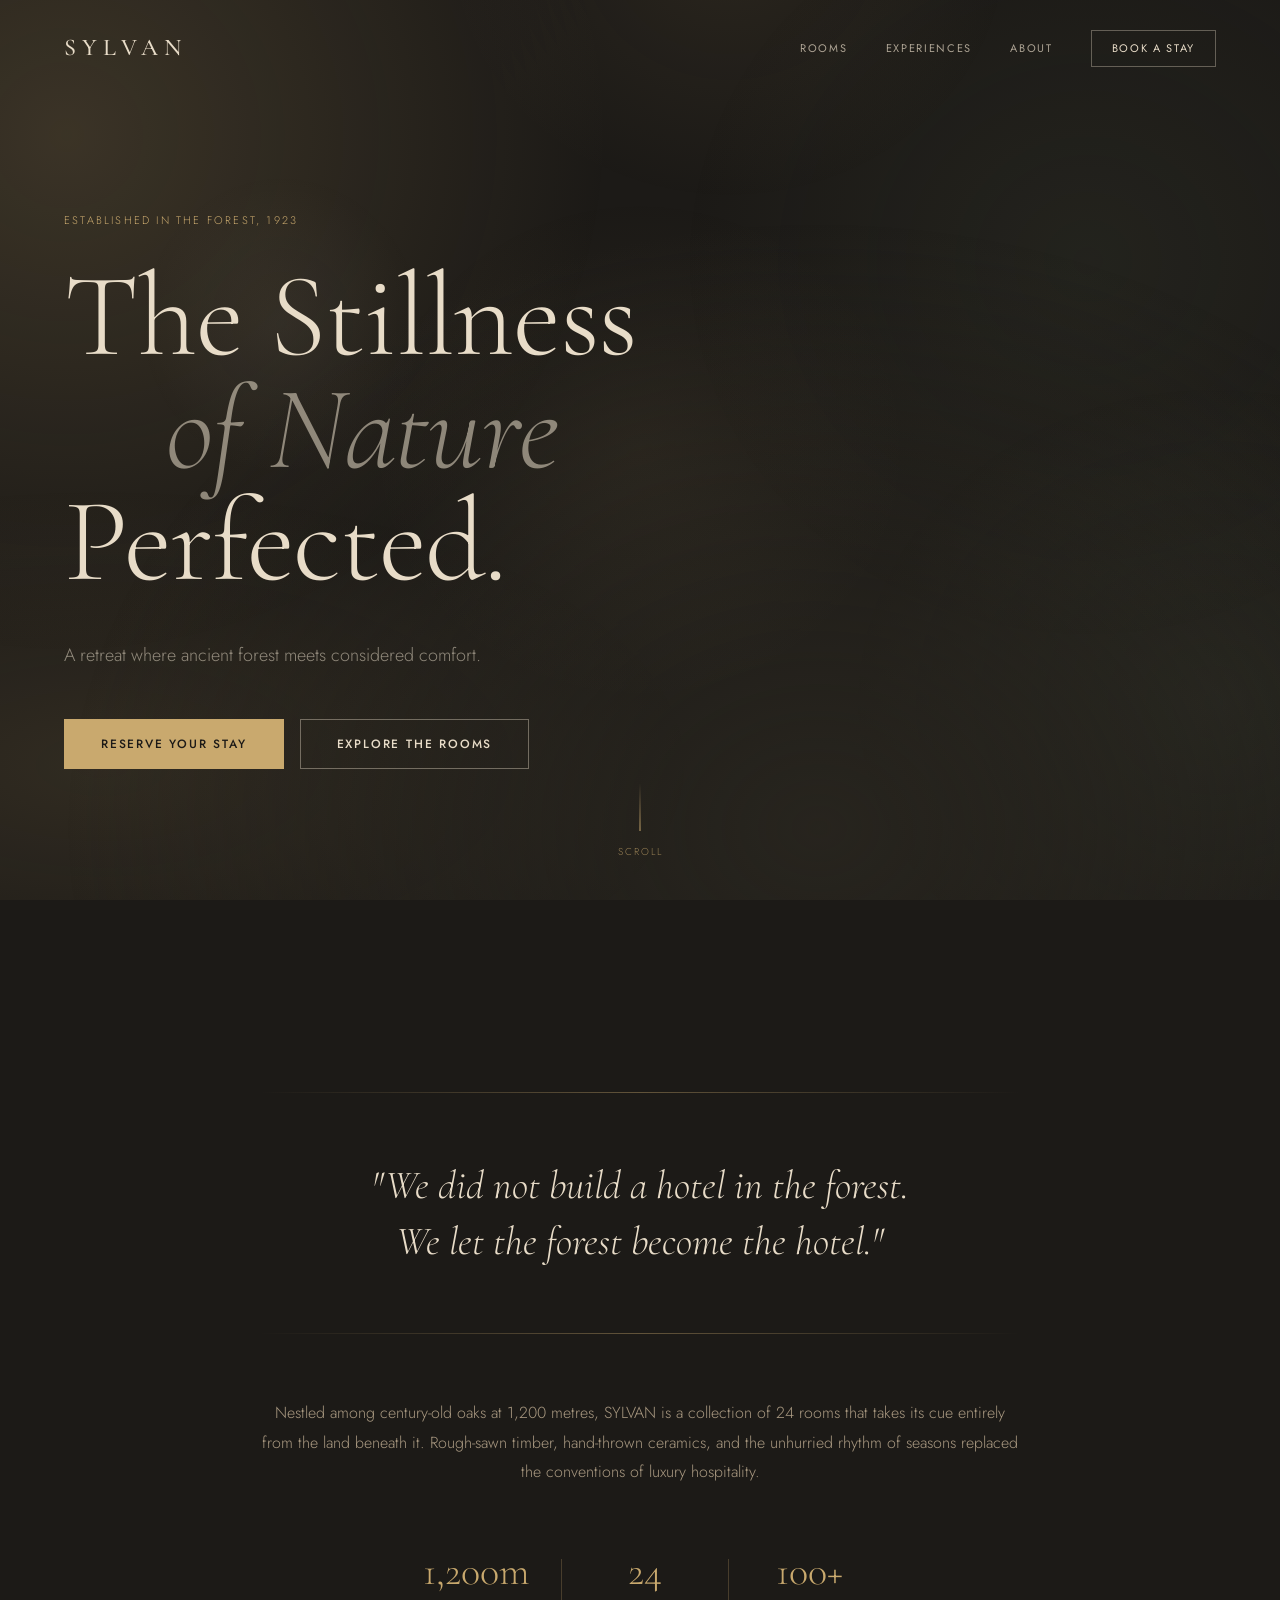
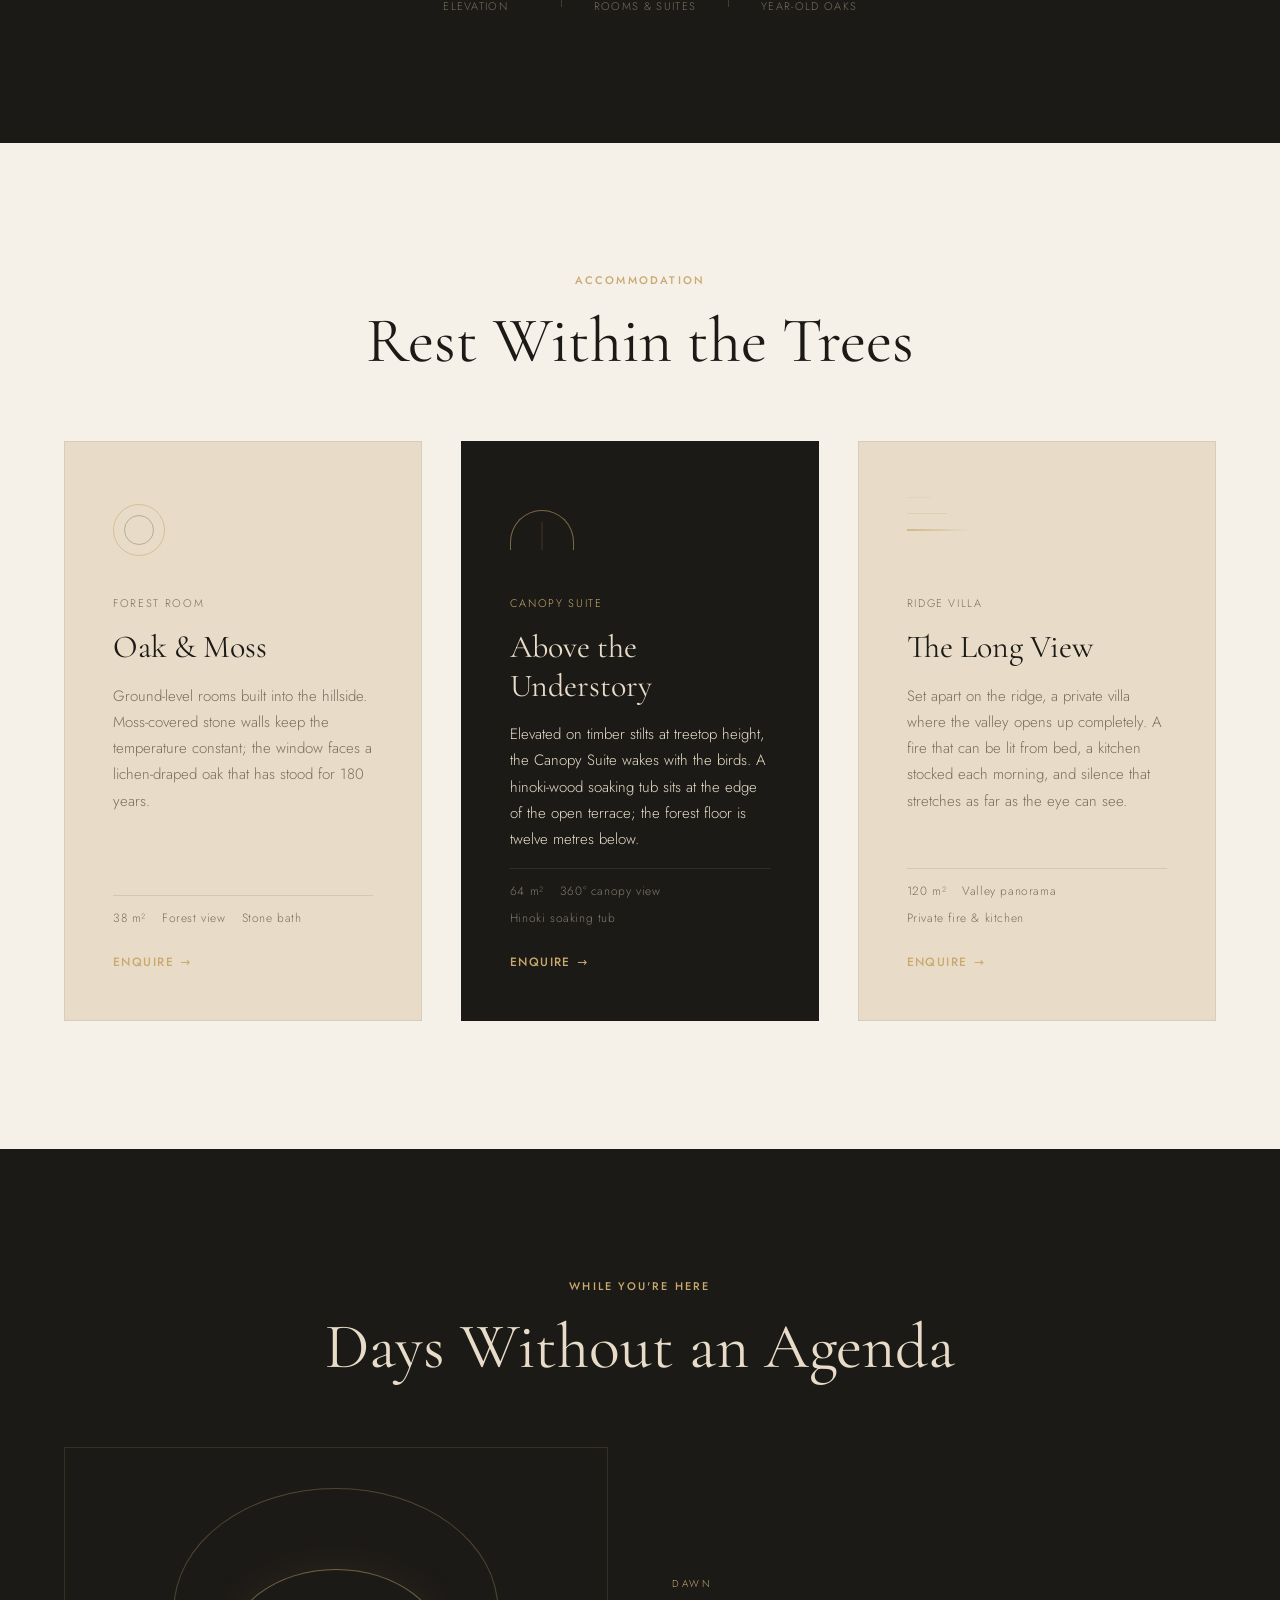
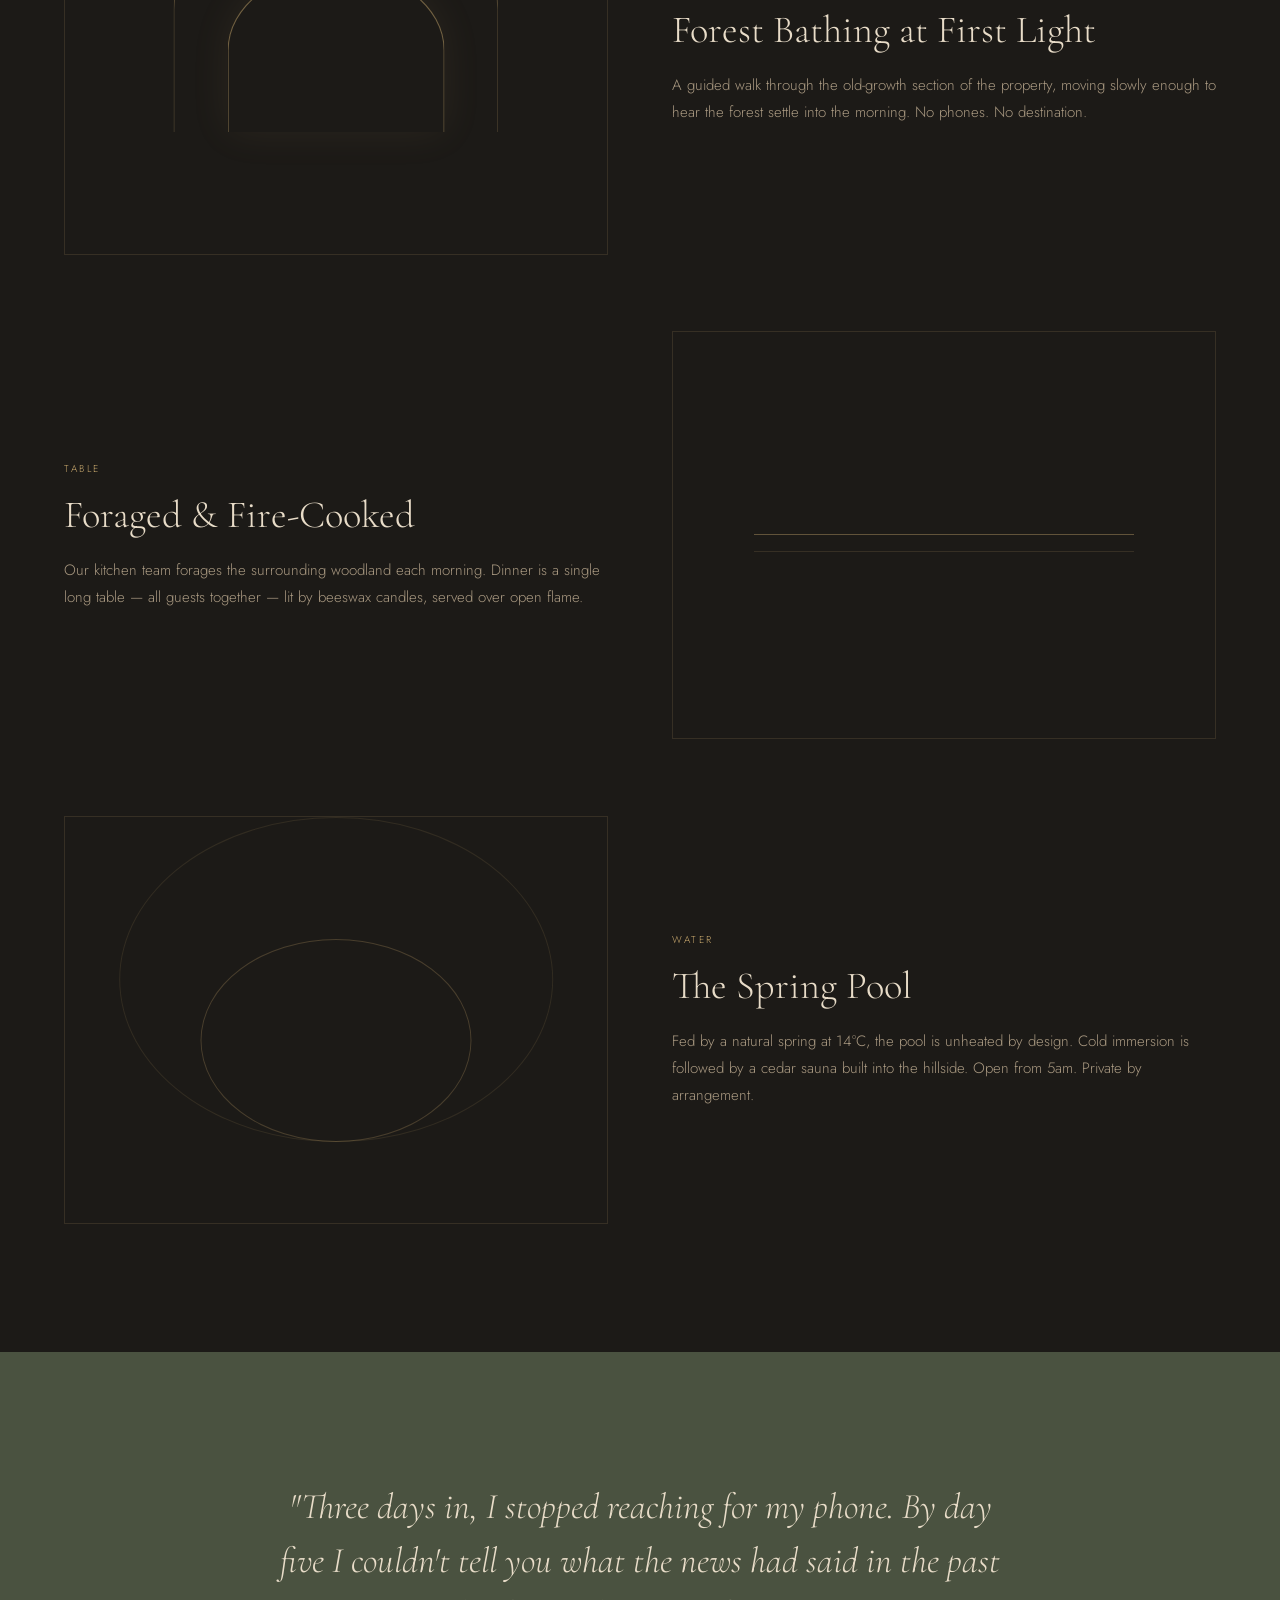
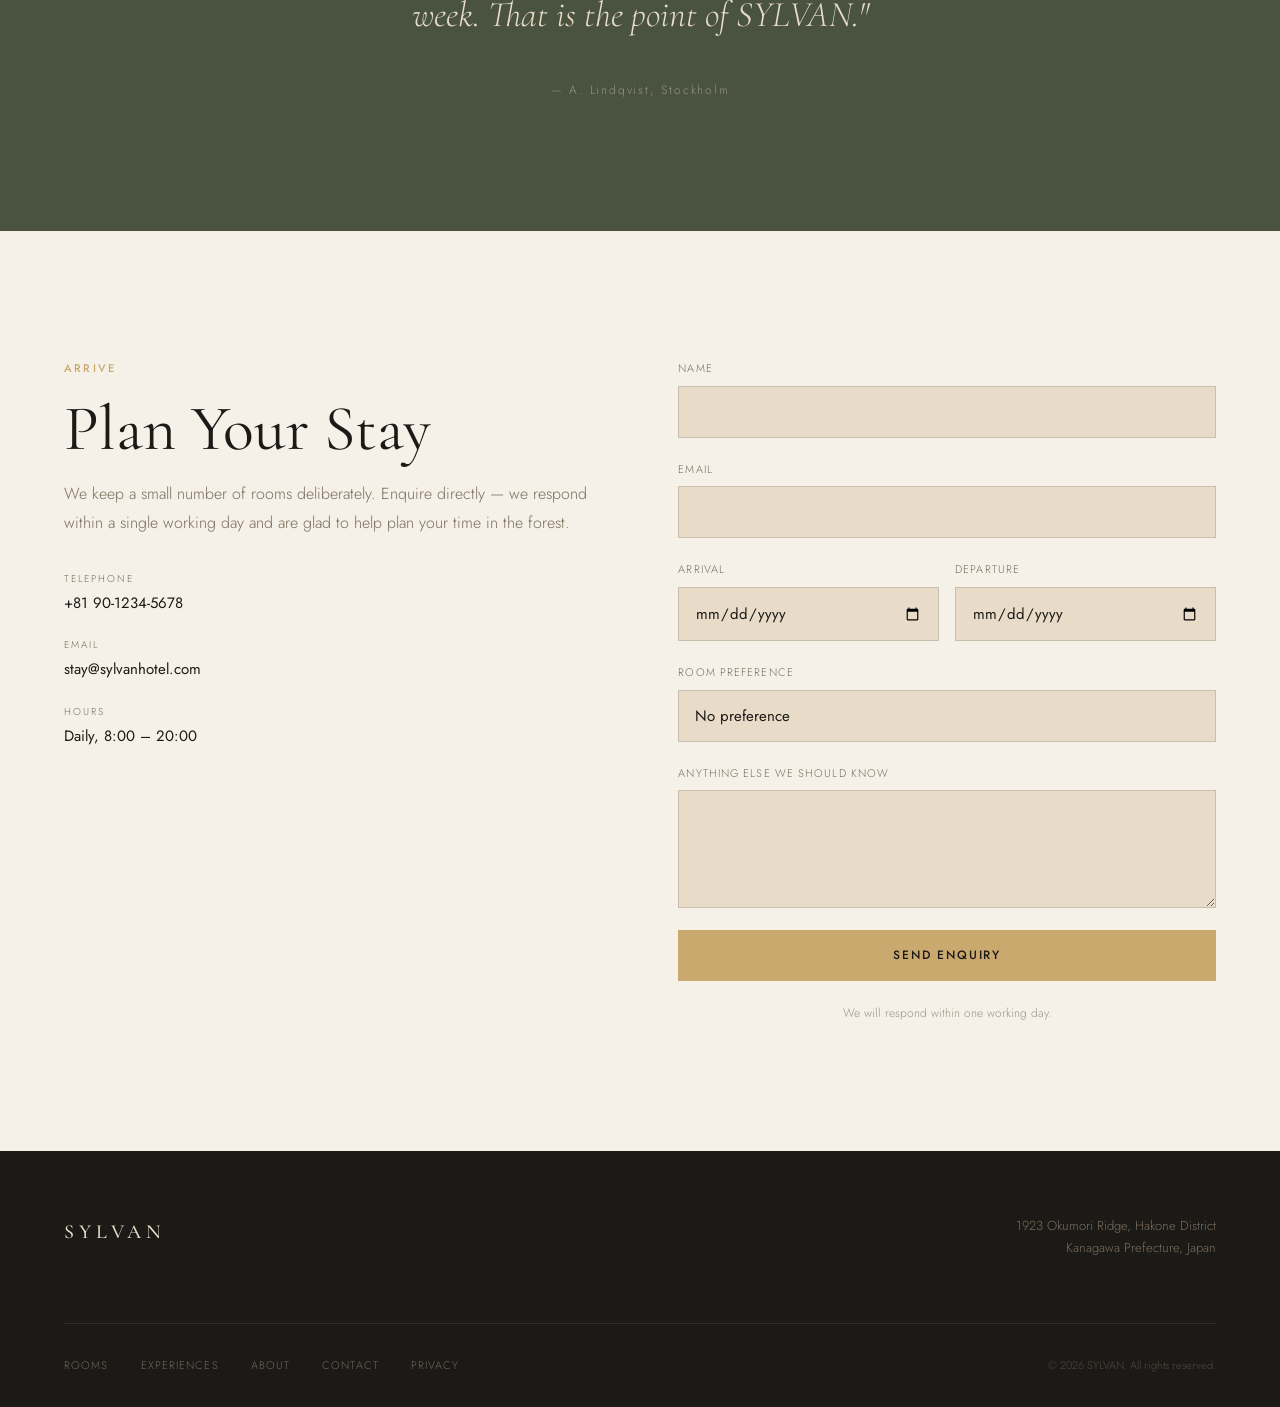
<file: AI_LLM/01_ClaudeCode_desing/dev260627/index.html>
<!DOCTYPE html>
<html lang="ja">
<head>
  <meta charset="UTF-8">
  <meta name="viewport" content="width=device-width, initial-scale=1.0">
  <title>SYLVAN — Where Nature Rests</title>
  <link rel="preconnect" href="https://fonts.googleapis.com">
  <link rel="preconnect" href="https://fonts.gstatic.com" crossorigin>
  <link href="https://fonts.googleapis.com/css2?family=Cormorant+Garamond:ital,wght@0,300;0,400;0,500;0,600;1,300;1,400;1,600&family=Jost:wght@300;400;500&display=swap" rel="stylesheet">
  <link rel="stylesheet" href="style.css">
</head>
<body>

  <!-- Navigation -->
  <header class="site-header" id="site-header">
    <a href="#" class="logo" aria-label="SYLVAN Home">SYLVAN</a>
    <nav class="nav" aria-label="Main navigation">
      <a href="#rooms" class="nav__link">Rooms</a>
      <a href="#experiences" class="nav__link">Experiences</a>
      <a href="#about" class="nav__link">About</a>
      <a href="#contact" class="nav__link nav__link--cta">Book a Stay</a>
    </nav>
    <button class="nav-toggle" aria-label="Toggle navigation" aria-expanded="false">
      <span></span><span></span>
    </button>
  </header>

  <!-- Hero -->
  <section class="hero" aria-label="Welcome">
    <div class="hero__canopy" aria-hidden="true">
      <div class="canopy__layer canopy__layer--1"></div>
      <div class="canopy__layer canopy__layer--2"></div>
      <div class="canopy__layer canopy__layer--3"></div>
    </div>
    <div class="hero__content reveal">
      <p class="hero__eyebrow">Established in the forest, 1923</p>
      <h1 class="hero__headline">
        <span class="hero__headline-line">The Stillness</span>
        <span class="hero__headline-line hero__headline-line--indent">of Nature</span>
        <span class="hero__headline-line">Perfected.</span>
      </h1>
      <p class="hero__sub">A retreat where ancient forest meets considered comfort.</p>
      <div class="hero__actions">
        <a href="#contact" class="btn btn--primary">Reserve Your Stay</a>
        <a href="#rooms" class="btn btn--ghost">Explore the Rooms</a>
      </div>
    </div>
    <div class="hero__scroll-cue" aria-hidden="true">
      <span class="scroll-line"></span>
      <span class="scroll-label">Scroll</span>
    </div>
  </section>

  <!-- Philosophy -->
  <section class="philosophy reveal" id="about" aria-labelledby="philosophy-heading">
    <div class="philosophy__inner">
      <div class="philosophy__rule" aria-hidden="true"></div>
      <p class="philosophy__quote" id="philosophy-heading">
        "We did not build a hotel in the forest.<br>
        We let the forest become the hotel."
      </p>
      <div class="philosophy__rule" aria-hidden="true"></div>
      <p class="philosophy__body">
        Nestled among century-old oaks at 1,200 metres, SYLVAN is a collection of 24 rooms
        that takes its cue entirely from the land beneath it. Rough-sawn timber, hand-thrown
        ceramics, and the unhurried rhythm of seasons replaced the conventions of luxury hospitality.
      </p>
      <div class="philosophy__markers" aria-hidden="true">
        <div class="marker">
          <span class="marker__value">1,200m</span>
          <span class="marker__label">Elevation</span>
        </div>
        <div class="marker__divider"></div>
        <div class="marker">
          <span class="marker__value">24</span>
          <span class="marker__label">Rooms &amp; Suites</span>
        </div>
        <div class="marker__divider"></div>
        <div class="marker">
          <span class="marker__value">100+</span>
          <span class="marker__label">Year-old Oaks</span>
        </div>
      </div>
    </div>
  </section>

  <!-- Rooms -->
  <section class="rooms reveal" id="rooms" aria-labelledby="rooms-heading">
    <div class="section-header">
      <span class="section-eyebrow">Accommodation</span>
      <h2 class="section-title" id="rooms-heading">Rest Within the Trees</h2>
    </div>
    <div class="rooms__grid">

      <article class="room-card reveal-stagger">
        <div class="room-card__emblem" aria-hidden="true">
          <div class="emblem emblem--circle"></div>
        </div>
        <span class="room-card__category">Forest Room</span>
        <h3 class="room-card__name">Oak & Moss</h3>
        <p class="room-card__desc">
          Ground-level rooms built into the hillside. Moss-covered stone walls
          keep the temperature constant; the window faces a lichen-draped oak that
          has stood for 180 years.
        </p>
        <ul class="room-card__details" aria-label="Room details">
          <li>38 m²</li>
          <li>Forest view</li>
          <li>Stone bath</li>
        </ul>
        <a href="#contact" class="room-card__link">Enquire <span aria-hidden="true">→</span></a>
      </article>

      <article class="room-card room-card--feature reveal-stagger">
        <div class="room-card__emblem" aria-hidden="true">
          <div class="emblem emblem--arc"></div>
        </div>
        <span class="room-card__category">Canopy Suite</span>
        <h3 class="room-card__name">Above the Understory</h3>
        <p class="room-card__desc">
          Elevated on timber stilts at treetop height, the Canopy Suite wakes
          with the birds. A hinoki-wood soaking tub sits at the edge of the
          open terrace; the forest floor is twelve metres below.
        </p>
        <ul class="room-card__details" aria-label="Room details">
          <li>64 m²</li>
          <li>360° canopy view</li>
          <li>Hinoki soaking tub</li>
        </ul>
        <a href="#contact" class="room-card__link">Enquire <span aria-hidden="true">→</span></a>
      </article>

      <article class="room-card reveal-stagger">
        <div class="room-card__emblem" aria-hidden="true">
          <div class="emblem emblem--horizon"></div>
        </div>
        <span class="room-card__category">Ridge Villa</span>
        <h3 class="room-card__name">The Long View</h3>
        <p class="room-card__desc">
          Set apart on the ridge, a private villa where the valley opens up
          completely. A fire that can be lit from bed, a kitchen stocked each
          morning, and silence that stretches as far as the eye can see.
        </p>
        <ul class="room-card__details" aria-label="Room details">
          <li>120 m²</li>
          <li>Valley panorama</li>
          <li>Private fire &amp; kitchen</li>
        </ul>
        <a href="#contact" class="room-card__link">Enquire <span aria-hidden="true">→</span></a>
      </article>

    </div>
  </section>

  <!-- Experiences -->
  <section class="experiences reveal" id="experiences" aria-labelledby="exp-heading">
    <div class="section-header">
      <span class="section-eyebrow">While You're Here</span>
      <h2 class="section-title" id="exp-heading">Days Without an Agenda</h2>
    </div>
    <div class="experiences__list">

      <div class="exp-item reveal-stagger">
        <div class="exp-item__visual" aria-hidden="true">
          <div class="exp-visual exp-visual--dawn"></div>
        </div>
        <div class="exp-item__body">
          <span class="exp-item__label">Dawn</span>
          <h3 class="exp-item__title">Forest Bathing at First Light</h3>
          <p class="exp-item__desc">
            A guided walk through the old-growth section of the property,
            moving slowly enough to hear the forest settle into the morning.
            No phones. No destination.
          </p>
        </div>
      </div>

      <div class="exp-item exp-item--reverse reveal-stagger">
        <div class="exp-item__visual" aria-hidden="true">
          <div class="exp-visual exp-visual--table"></div>
        </div>
        <div class="exp-item__body">
          <span class="exp-item__label">Table</span>
          <h3 class="exp-item__title">Foraged &amp; Fire-Cooked</h3>
          <p class="exp-item__desc">
            Our kitchen team forages the surrounding woodland each morning.
            Dinner is a single long table — all guests together —
            lit by beeswax candles, served over open flame.
          </p>
        </div>
      </div>

      <div class="exp-item reveal-stagger">
        <div class="exp-item__visual" aria-hidden="true">
          <div class="exp-visual exp-visual--water"></div>
        </div>
        <div class="exp-item__body">
          <span class="exp-item__label">Water</span>
          <h3 class="exp-item__title">The Spring Pool</h3>
          <p class="exp-item__desc">
            Fed by a natural spring at 14°C, the pool is unheated by design.
            Cold immersion is followed by a cedar sauna built into the hillside.
            Open from 5am. Private by arrangement.
          </p>
        </div>
      </div>

    </div>
  </section>

  <!-- Testimonial -->
  <section class="testimonial reveal" aria-label="Guest testimonial">
    <blockquote class="testimonial__quote">
      <p>
        "Three days in, I stopped reaching for my phone.
        By day five I couldn't tell you what the news had said
        in the past week. That is the point of SYLVAN."
      </p>
      <footer class="testimonial__attribution">
        <cite>— A. Lindqvist, Stockholm</cite>
      </footer>
    </blockquote>
  </section>

  <!-- Contact / Booking -->
  <section class="contact reveal" id="contact" aria-labelledby="contact-heading">
    <div class="contact__inner">
      <div class="contact__text">
        <span class="section-eyebrow">Arrive</span>
        <h2 class="section-title" id="contact-heading">Plan Your Stay</h2>
        <p class="contact__body">
          We keep a small number of rooms deliberately. Enquire directly —
          we respond within a single working day and are glad to help plan
          your time in the forest.
        </p>
        <div class="contact__details">
          <div class="contact__detail">
            <span class="contact__detail-label">Telephone</span>
            <a href="tel:+81-90-1234-5678" class="contact__detail-value">+81 90-1234-5678</a>
          </div>
          <div class="contact__detail">
            <span class="contact__detail-label">Email</span>
            <a href="mailto:stay@sylvanhotel.com" class="contact__detail-value">stay@sylvanhotel.com</a>
          </div>
          <div class="contact__detail">
            <span class="contact__detail-label">Hours</span>
            <span class="contact__detail-value">Daily, 8:00 – 20:00</span>
          </div>
        </div>
      </div>
      <form class="contact__form" novalidate aria-label="Enquiry form">
        <div class="form-group">
          <label class="form-label" for="name">Name</label>
          <input class="form-input" type="text" id="name" name="name" autocomplete="name" required>
        </div>
        <div class="form-group">
          <label class="form-label" for="email">Email</label>
          <input class="form-input" type="email" id="email" name="email" autocomplete="email" required>
        </div>
        <div class="form-row">
          <div class="form-group">
            <label class="form-label" for="checkin">Arrival</label>
            <input class="form-input" type="date" id="checkin" name="checkin">
          </div>
          <div class="form-group">
            <label class="form-label" for="checkout">Departure</label>
            <input class="form-input" type="date" id="checkout" name="checkout">
          </div>
        </div>
        <div class="form-group">
          <label class="form-label" for="room-type">Room Preference</label>
          <select class="form-input form-select" id="room-type" name="room-type">
            <option value="">No preference</option>
            <option value="oak-moss">Oak &amp; Moss (Forest Room)</option>
            <option value="canopy">Above the Understory (Canopy Suite)</option>
            <option value="ridge">The Long View (Ridge Villa)</option>
          </select>
        </div>
        <div class="form-group">
          <label class="form-label" for="message">Anything else we should know</label>
          <textarea class="form-input form-textarea" id="message" name="message" rows="4"></textarea>
        </div>
        <button type="submit" class="btn btn--primary btn--full">Send Enquiry</button>
        <p class="form-note">We will respond within one working day.</p>
      </form>
    </div>
  </section>

  <!-- Footer -->
  <footer class="site-footer" role="contentinfo">
    <div class="footer__inner">
      <div class="footer__top">
        <span class="logo footer__logo">SYLVAN</span>
        <p class="footer__address">
          1923 Okumori Ridge, Hakone District<br>
          Kanagawa Prefecture, Japan
        </p>
      </div>
      <div class="footer__rule" aria-hidden="true"></div>
      <div class="footer__bottom">
        <nav class="footer__nav" aria-label="Footer navigation">
          <a href="#rooms">Rooms</a>
          <a href="#experiences">Experiences</a>
          <a href="#about">About</a>
          <a href="#contact">Contact</a>
          <a href="#">Privacy</a>
        </nav>
        <p class="footer__copy">&copy; 2026 SYLVAN. All rights reserved.</p>
      </div>
    </div>
  </footer>

  <script src="main.js"></script>
</body>
</html>
</file>
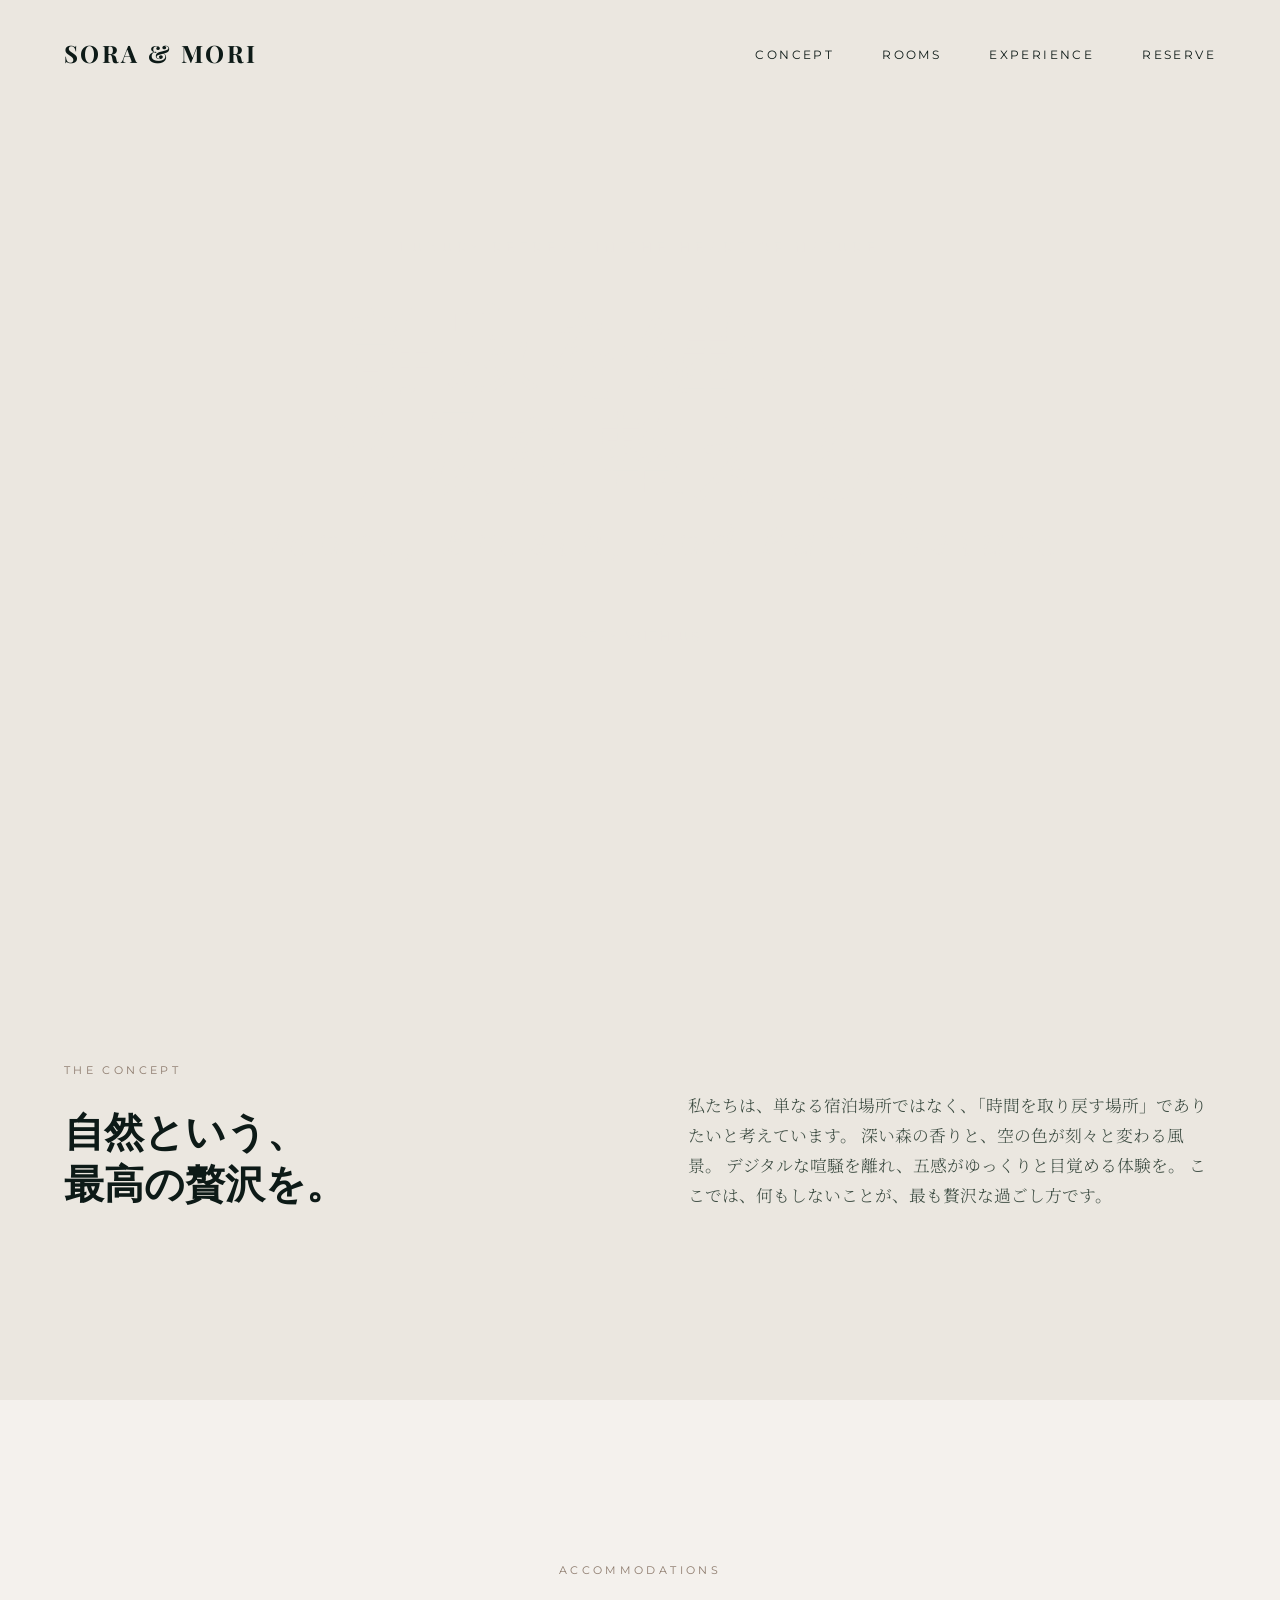
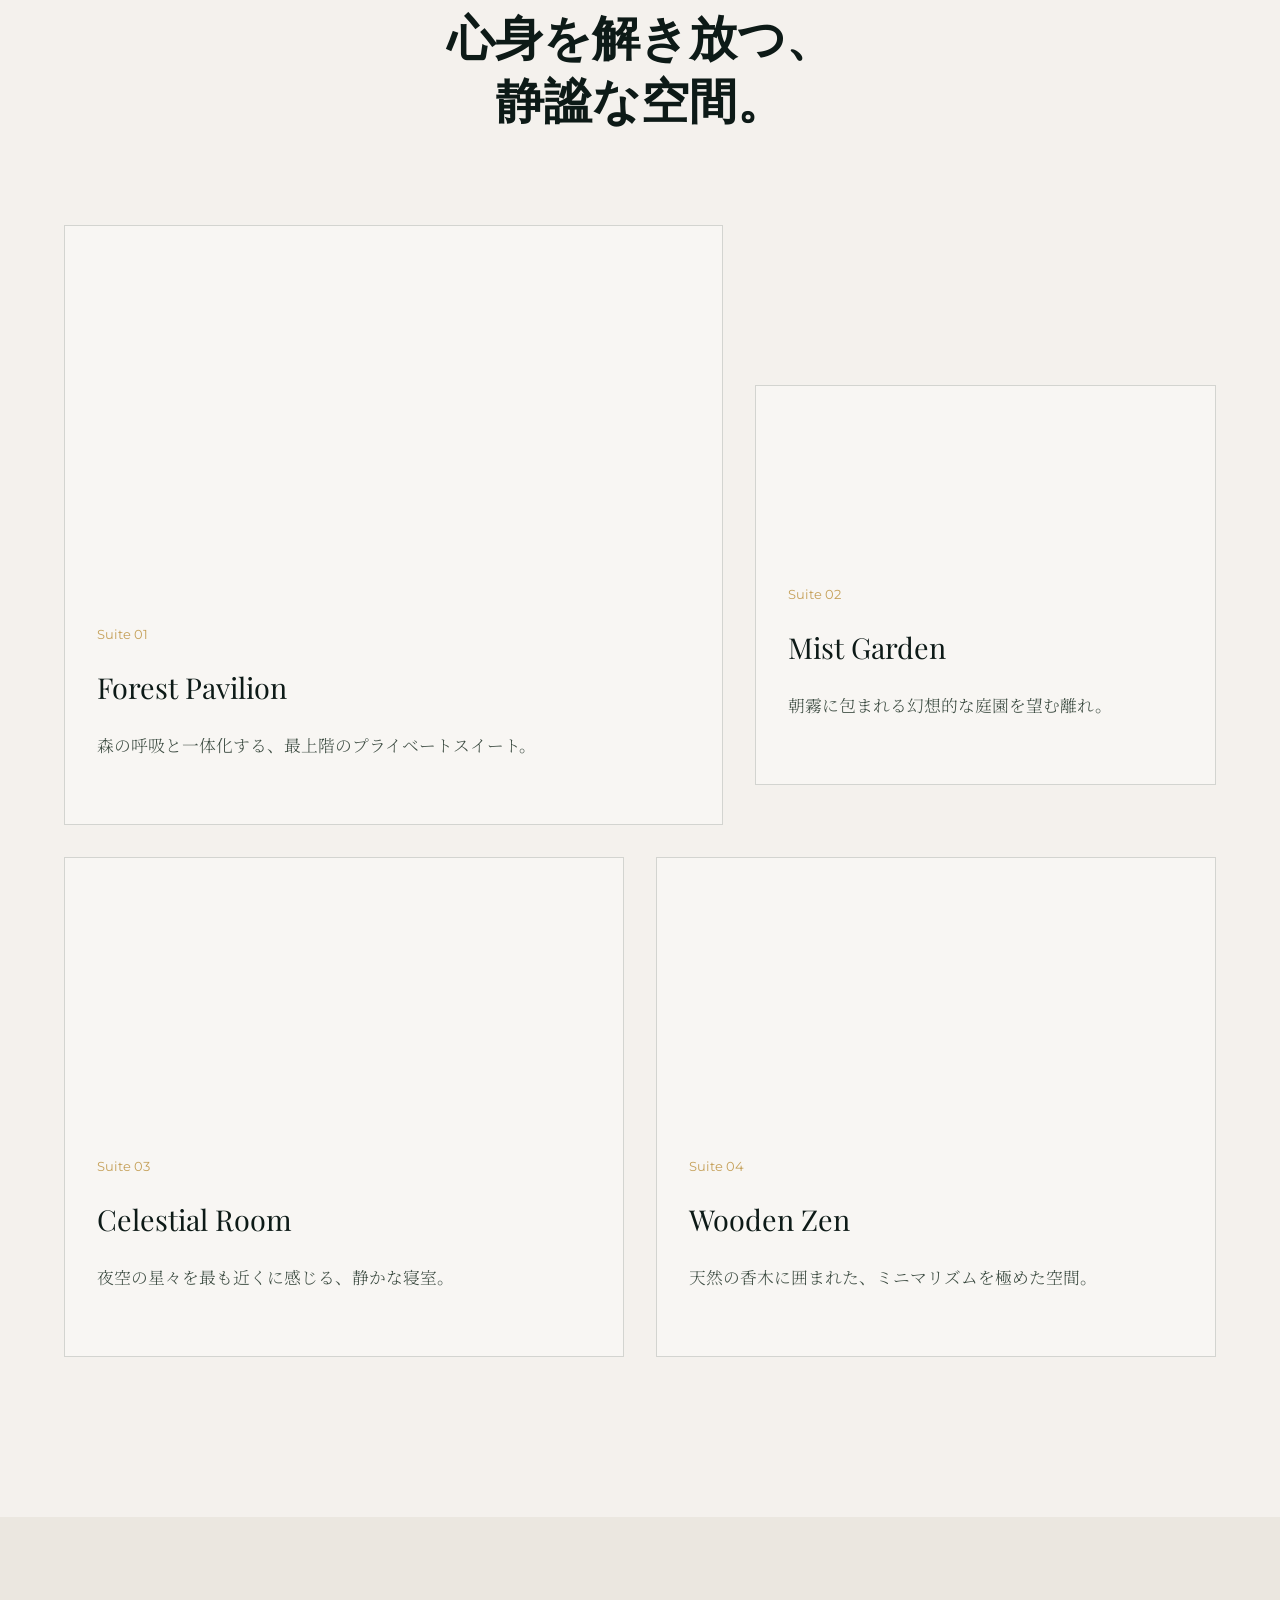
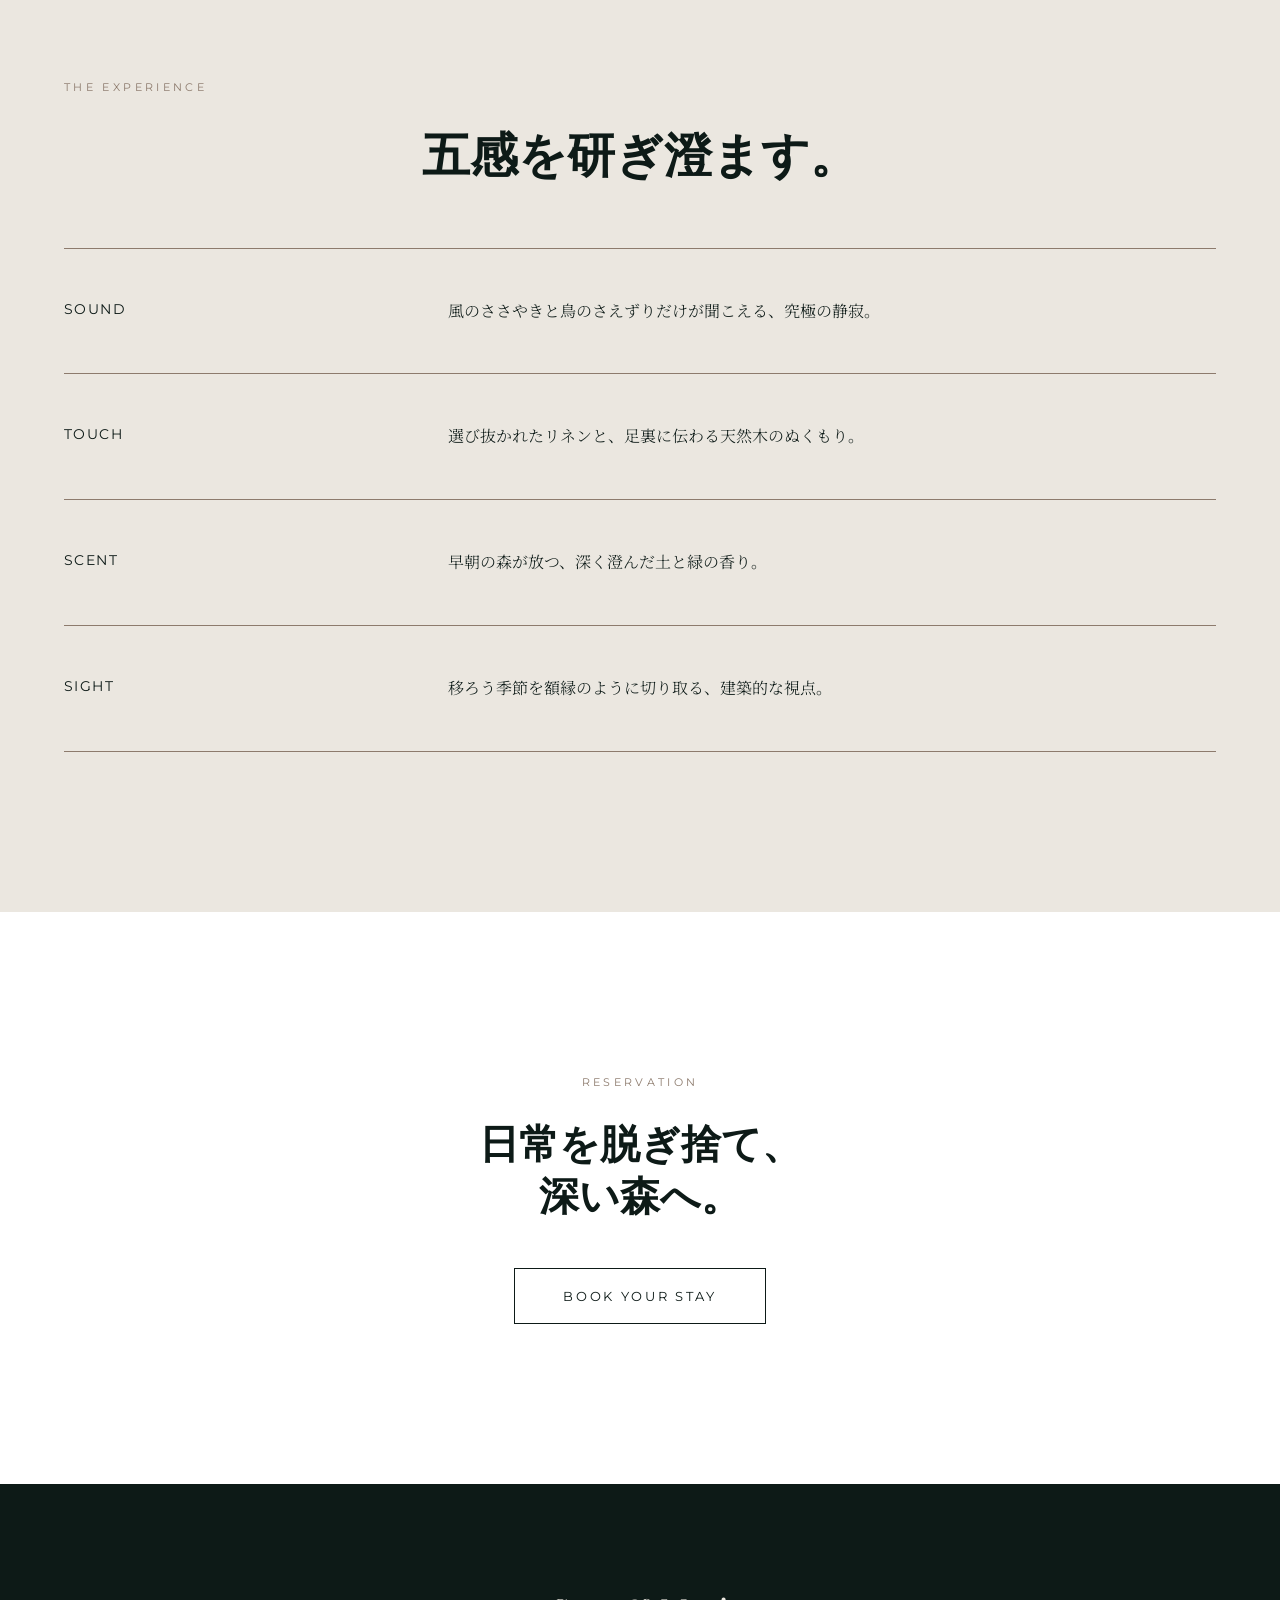
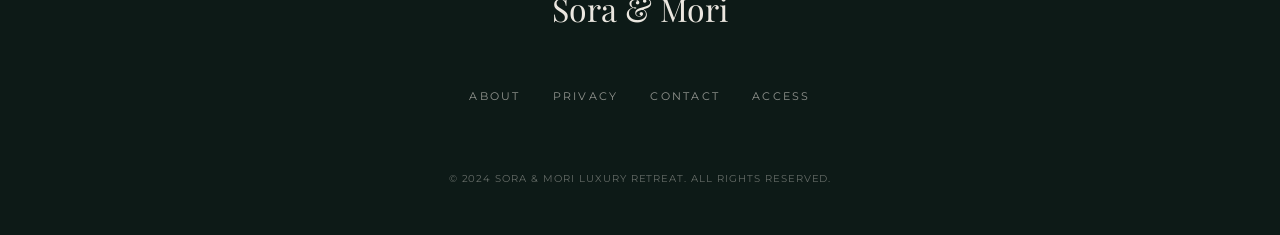
<file: python/05_localLLM_SKILL_design/出力内容/out01-gemma4-31b/index.html>
<!DOCTYPE html>
<html lang="ja">
 <head>
  <meta charset="utf-8"/>
  <meta content="width=device-width, initial-scale=1.0" name="viewport"/>
  <title>
   SORA &amp; MORI | 静寂を纏う、森の隠れ家
  </title>
  <link href="https://fonts.googleapis.com" rel="preconnect"/>
  <link crossorigin="" href="https://fonts.gstatic.com" rel="preconnect"/>
  <link href="https://fonts.googleapis.com/css2?family=Playfair+Display:ital,wght@0,400;0,700;1,400&amp;family=Noto+Serif+JP:wght@300;500;700&amp;family=Montserrat:wght@300;400&amp;display=swap" rel="stylesheet"/>
  <link href="style.css" rel="stylesheet"/>
 </head>
 <body>
  <div class="ambient-bg">
   <div class="blob blob-1">
   </div>
   <div class="blob blob-2">
   </div>
   <div class="blob blob-3">
   </div>
  </div>
  <nav id="main-nav">
   <div class="logo">
    Sora &amp; Mori
   </div>
   <ul class="nav-links">
    <li>
     <a href="#story">
      Concept
     </a>
    </li>
    <li>
     <a href="#rooms">
      Rooms
     </a>
    </li>
    <li>
     <a href="#experience">
      Experience
     </a>
    </li>
    <li>
     <a href="#reserve">
      Reserve
     </a>
    </li>
   </ul>
  </nav>
  <main>
   <section class="hero">
    <div class="hero-eyebrow">
     Luxury Retreat in the Heart of Nature
    </div>
    <h1 class="hero-title">
     静寂を纏い、
     <br/>
     呼吸を整える。
     <span>
      Silence, Breath, and Pure Nature
     </span>
    </h1>
    <button class="cta-button">
     Stay With Us
    </button>
   </section>
   <section id="story">
    <div class="section-container story">
     <div class="reveal">
      <span class="story-label">
       The Concept
      </span>
      <h2 class="story-heading">
       自然という、
       <br/>
       最高の贅沢を。
      </h2>
     </div>
     <div class="reveal" style="transition-delay: 0.2s;">
      <p class="story-text">
       私たちは、単なる宿泊場所ではなく、「時間を取り戻す場所」でありたいと考えています。
                        深い森の香りと、空の色が刻々と変わる風景。
                        デジタルな喧騒を離れ、五感がゆっくりと目覚める体験を。
                        ここでは、何もしないことが、最も贅沢な過ごし方です。
      </p>
     </div>
    </div>
   </section>
   <section id="rooms" style="background: #f4f1ed;">
    <div class="section-container">
     <div class="reveal" style="text-align: center; margin-bottom: 4rem;">
      <span class="story-label">
       Accommodations
      </span>
      <h2 class="story-heading" style="font-size: 3rem;">
       心身を解き放つ、
       <br/>
       静謐な空間。
      </h2>
     </div>
     <div class="rooms-grid">
      <div class="room-card large reveal">
       <div class="room-number">
        Suite 01
       </div>
       <div class="room-name">
        Forest Pavilion
       </div>
       <p class="story-text">
        森の呼吸と一体化する、最上階のプライベートスイート。
       </p>
      </div>
      <div class="room-card small reveal" style="transition-delay: 0.2s;">
       <div class="room-number">
        Suite 02
       </div>
       <div class="room-name">
        Mist Garden
       </div>
       <p class="story-text">
        朝霧に包まれる幻想的な庭園を望む離れ。
       </p>
      </div>
      <div class="room-card medium reveal">
       <div class="room-number">
        Suite 03
       </div>
       <div class="room-name">
        Celestial Room
       </div>
       <p class="story-text">
        夜空の星々を最も近くに感じる、静かな寝室。
       </p>
      </div>
      <div class="room-card medium reveal" style="transition-delay: 0.2s;">
       <div class="room-number">
        Suite 04
       </div>
       <div class="room-name">
        Wooden Zen
       </div>
       <p class="story-text">
        天然の香木に囲まれた、ミニマリズムを極めた空間。
       </p>
      </div>
     </div>
    </div>
   </section>
   <section id="experience">
    <div class="section-container">
     <div class="reveal">
      <span class="story-label">
       The Experience
      </span>
      <h2 class="story-heading" style="font-size: 3rem; text-align: center;">
       五感を研ぎ澄ます。
      </h2>
     </div>
     <div class="experience-list">
      <div class="experience-item reveal">
       <div class="exp-title">
        Sound
       </div>
       <div class="exp-desc">
        風のささやきと鳥のさえずりだけが聞こえる、究極の静寂。
       </div>
      </div>
      <div class="experience-item reveal">
       <div class="exp-title">
        Touch
       </div>
       <div class="exp-desc">
        選び抜かれたリネンと、足裏に伝わる天然木のぬくもり。
       </div>
      </div>
      <div class="experience-item reveal">
       <div class="exp-title">
        Scent
       </div>
       <div class="exp-desc">
        早朝の森が放つ、深く澄んだ土と緑の香り。
       </div>
      </div>
      <div class="experience-item reveal">
       <div class="exp-title">
        Sight
       </div>
       <div class="exp-desc">
        移ろう季節を額縁のように切り取る、建築的な視点。
       </div>
      </div>
     </div>
    </div>
   </section>
   <section id="reserve" style="text-align: center; background: #fff;">
    <div class="section-container reveal">
     <span class="story-label">
      Reservation
     </span>
     <h2 class="story-heading" style="margin-bottom: 3rem;">
      日常を脱ぎ捨て、
      <br/>
      深い森へ。
     </h2>
     <button class="cta-button" style="color: var(--color-emerald-deep); border-color: var(--color-emerald-deep);">
      Book Your Stay
     </button>
    </div>
   </section>
  </main>
  <footer>
   <span class="footer-logo">
    Sora &amp; Mori
   </span>
   <ul class="footer-links">
    <li>
     <a href="#">
      About
     </a>
    </li>
    <li>
     <a href="#">
      Privacy
     </a>
    </li>
    <li>
     <a href="#">
      Contact
     </a>
    </li>
    <li>
     <a href="#">
      Access
     </a>
    </li>
   </ul>
   <div class="copyright">
    © 2024 SORA &amp; MORI LUXURY RETREAT. ALL RIGHTS RESERVED.
   </div>
  </footer>
  <script src="app.js">
  </script>
 </body>
</html>
</file>
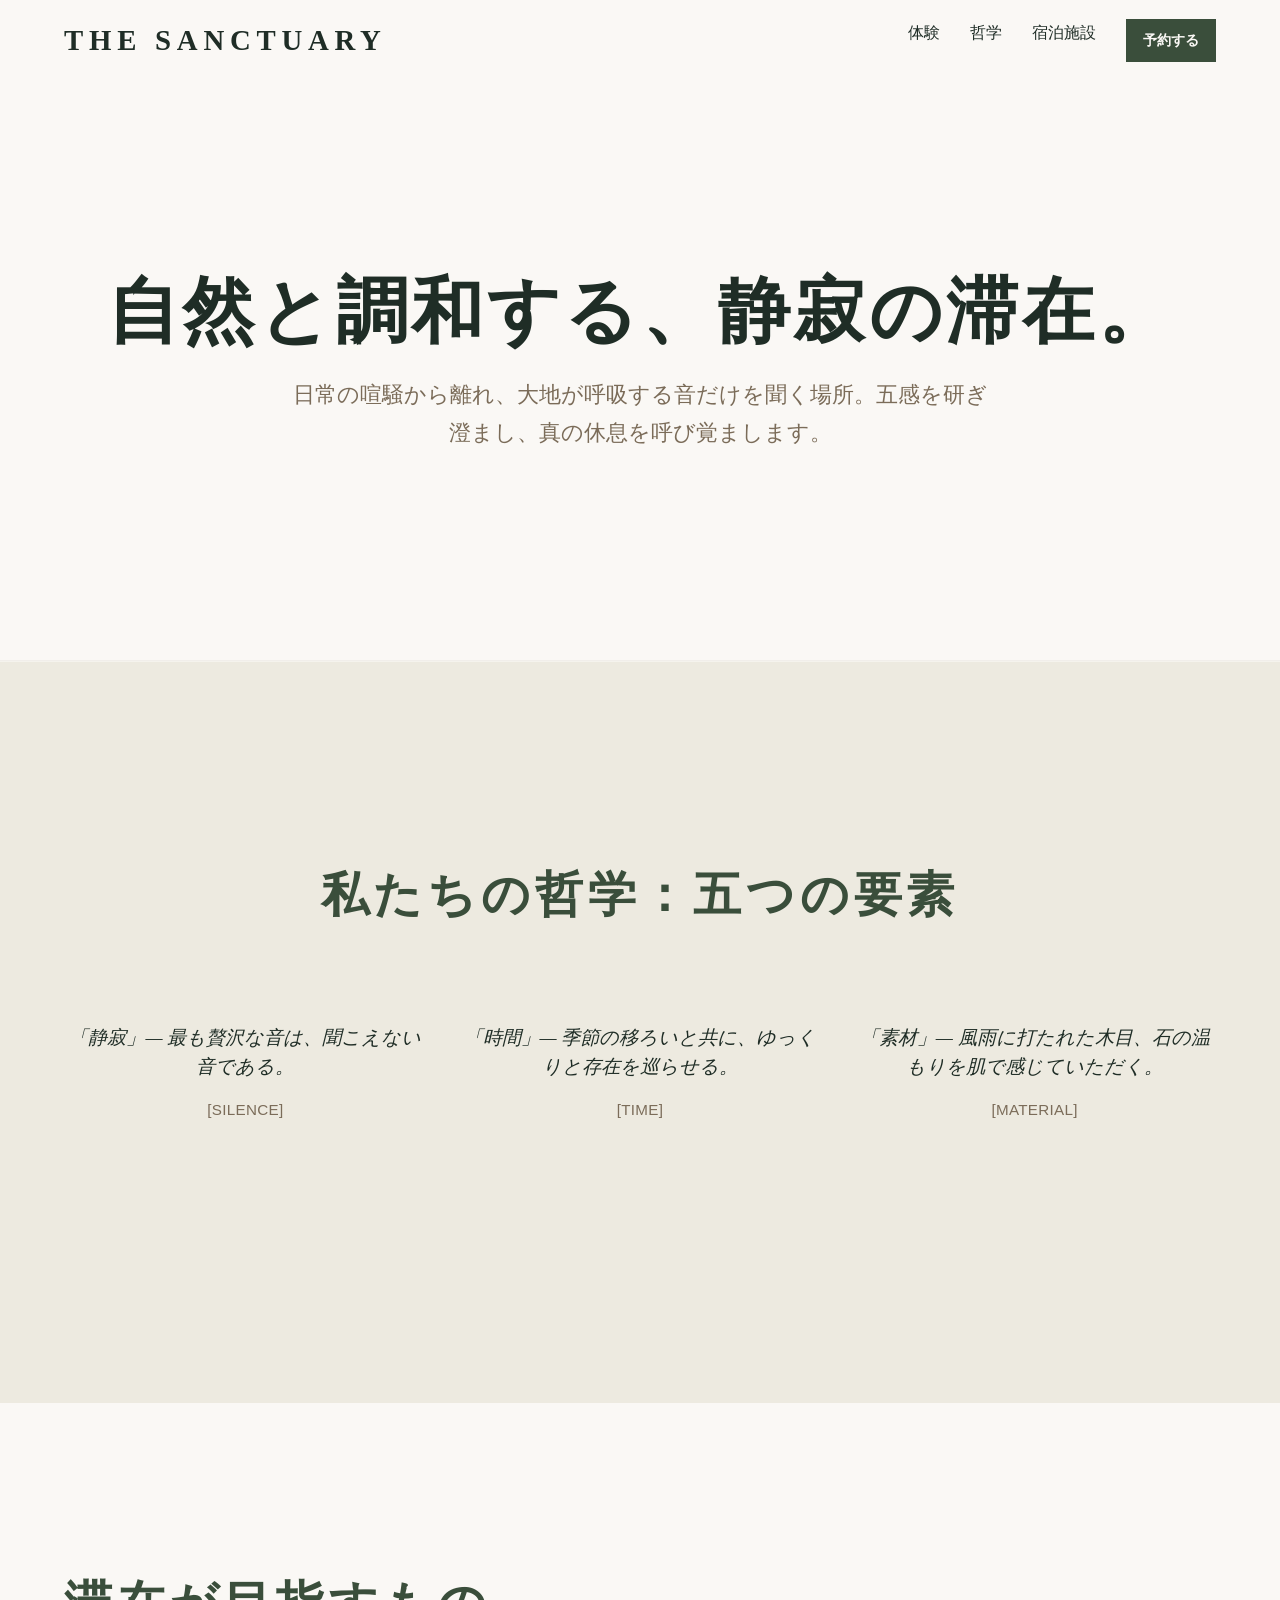
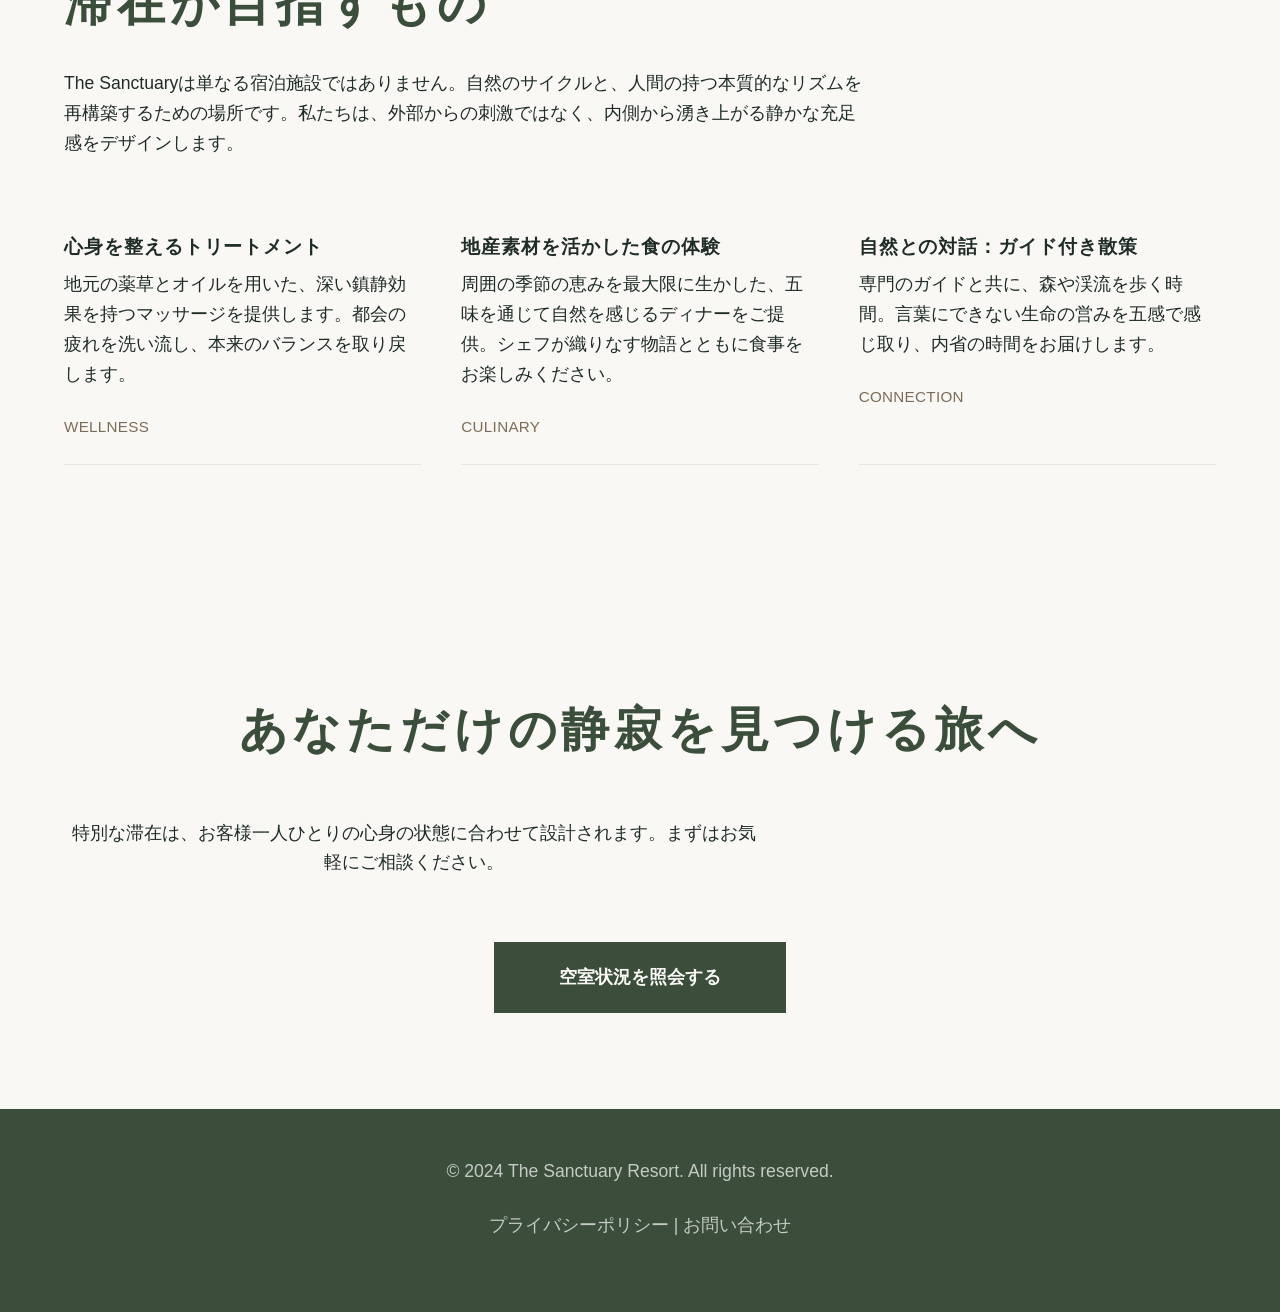
<file: python/05_localLLM_SKILL_design/出力内容/out01/index.html>
<!DOCTYPE html>
<html lang="ja">
 <head>
  <meta charset="utf-8"/>
  <meta content="width=device-width, initial-scale=1.0" name="viewport"/>
  <title>
   The Sanctuary: 自然と調和するラグジュアリーリゾート
  </title>
  <link href="style.css" rel="stylesheet"/>
 </head>
 <body>
  <!-- HEADER / NAVIGATION -->
  <header>
   <nav>
    <div class="logo">
     THE SANCTUARY
    </div>
    <ul>
     <li>
      <a href="#experience">
       体験
      </a>
     </li>
     <li>
      <a href="#philosophy">
       哲学
      </a>
     </li>
     <li>
      <a href="#">
       宿泊施設
      </a>
     </li>
     <li>
      <a class="cta-button primary" href="#" style="padding: 0.5rem 1rem; font-size: 0.9rem;">
       予約する
      </a>
     </li>
    </ul>
   </nav>
  </header>
  <!-- HERO SECTION (THE THESIS) -->
  <section id="hero">
   <div class="container">
    <h1>
     自然と調和する、静寂の滞在。
    </h1>
    <p>
     日常の喧騒から離れ、大地が呼吸する音だけを聞く場所。五感を研ぎ澄まし、真の休息を呼び覚まします。
    </p>
   </div>
  </section>
  <!-- MANIFESTO SECTION (THE SIGNATURE ELEMENT) -->
  <section id="manifesto">
   <div class="container">
    <h2 style="text-align: center; margin-bottom: 3rem;">
     私たちの哲学：五つの要素
    </h2>
    <div class="manifesto-grid">
     <div class="man-block">
      <p>
       「静寂」— 最も贅沢な音は、聞こえない音である。
      </p>
      <div class="text-caption" style="margin-top: 1rem;">
       [Silence]
      </div>
     </div>
     <div class="man-block">
      <p>
       「時間」— 季節の移ろいと共に、ゆっくりと存在を巡らせる。
      </p>
      <div class="text-caption" style="margin-top: 1rem;">
       [Time]
      </div>
     </div>
     <div class="man-block">
      <p>
       「素材」— 風雨に打たれた木目、石の温もりを肌で感じていただく。
      </p>
      <div class="text-caption" style="margin-top: 1rem;">
       [Material]
      </div>
     </div>
    </div>
   </div>
  </section>
  <!-- PHILOSOPHY / SERVICES (INFORMATION STRUCTURE) -->
  <section id="philosophy">
   <div class="container">
    <h2>
     滞在が目指すもの
    </h2>
    <p style="max-width: 800px; margin-bottom: 3rem;">
     The Sanctuaryは単なる宿泊施設ではありません。自然のサイクルと、人間の持つ本質的なリズムを再構築するための場所です。私たちは、外部からの刺激ではなく、内側から湧き上がる静かな充足感をデザインします。
    </p>
    <div class="service-grid">
     <!-- Service Card 1: Wellness -->
     <article class="service-card">
      <h3>
       心身を整えるトリートメント
      </h3>
      <p>
       地元の薬草とオイルを用いた、深い鎮静効果を持つマッサージを提供します。都会の疲れを洗い流し、本来のバランスを取り戻します。
      </p>
      <span class="text-caption" style="display: block; margin-top: 1rem;">
       WELLNESS
      </span>
     </article>
     <!-- Service Card 2: Culinary -->
     <article class="service-card">
      <h3>
       地産素材を活かした食の体験
      </h3>
      <p>
       周囲の季節の恵みを最大限に生かした、五味を通じて自然を感じるディナーをご提供。シェフが織りなす物語とともに食事をお楽しみください。
      </p>
      <span class="text-caption" style="display: block; margin-top: 1rem;">
       CULINARY
      </span>
     </article>
     <!-- Service Card 3: Connection -->
     <article class="service-card">
      <h3>
       自然との対話：ガイド付き散策
      </h3>
      <p>
       専門のガイドと共に、森や渓流を歩く時間。言葉にできない生命の営みを五感で感じ取り、内省の時間をお届けします。
      </p>
      <span class="text-caption" style="display: block; margin-top: 1rem;">
       CONNECTION
      </span>
     </article>
    </div>
   </div>
  </section>
  <!-- FINAL CTA BLOCK -->
  <div class="container" id="experience" style="padding-bottom: 6rem;">
   <h2 style="text-align: center; margin-bottom: 3rem;">
    あなただけの静寂を見つける旅へ
   </h2>
   <p style="max-width: 700px; text-align: center; margin-bottom: 4rem;">
    特別な滞在は、お客様一人ひとりの心身の状態に合わせて設計されます。まずはお気軽にご相談ください。
   </p>
   <div style="text-align: center;">
    <a class="cta-button primary" href="#" style="padding: 1.2rem 4rem; font-size: 1.1rem;">
     空室状況を照会する
    </a>
   </div>
  </div>
  <!-- FOOTER -->
  <footer>
   <p>
    © 2024 The Sanctuary Resort. All rights reserved.
   </p>
   <p style="margin-top: 0.5rem;">
    プライバシーポリシー | お問い合わせ
   </p>
  </footer>
 </body>
</html>
</file>
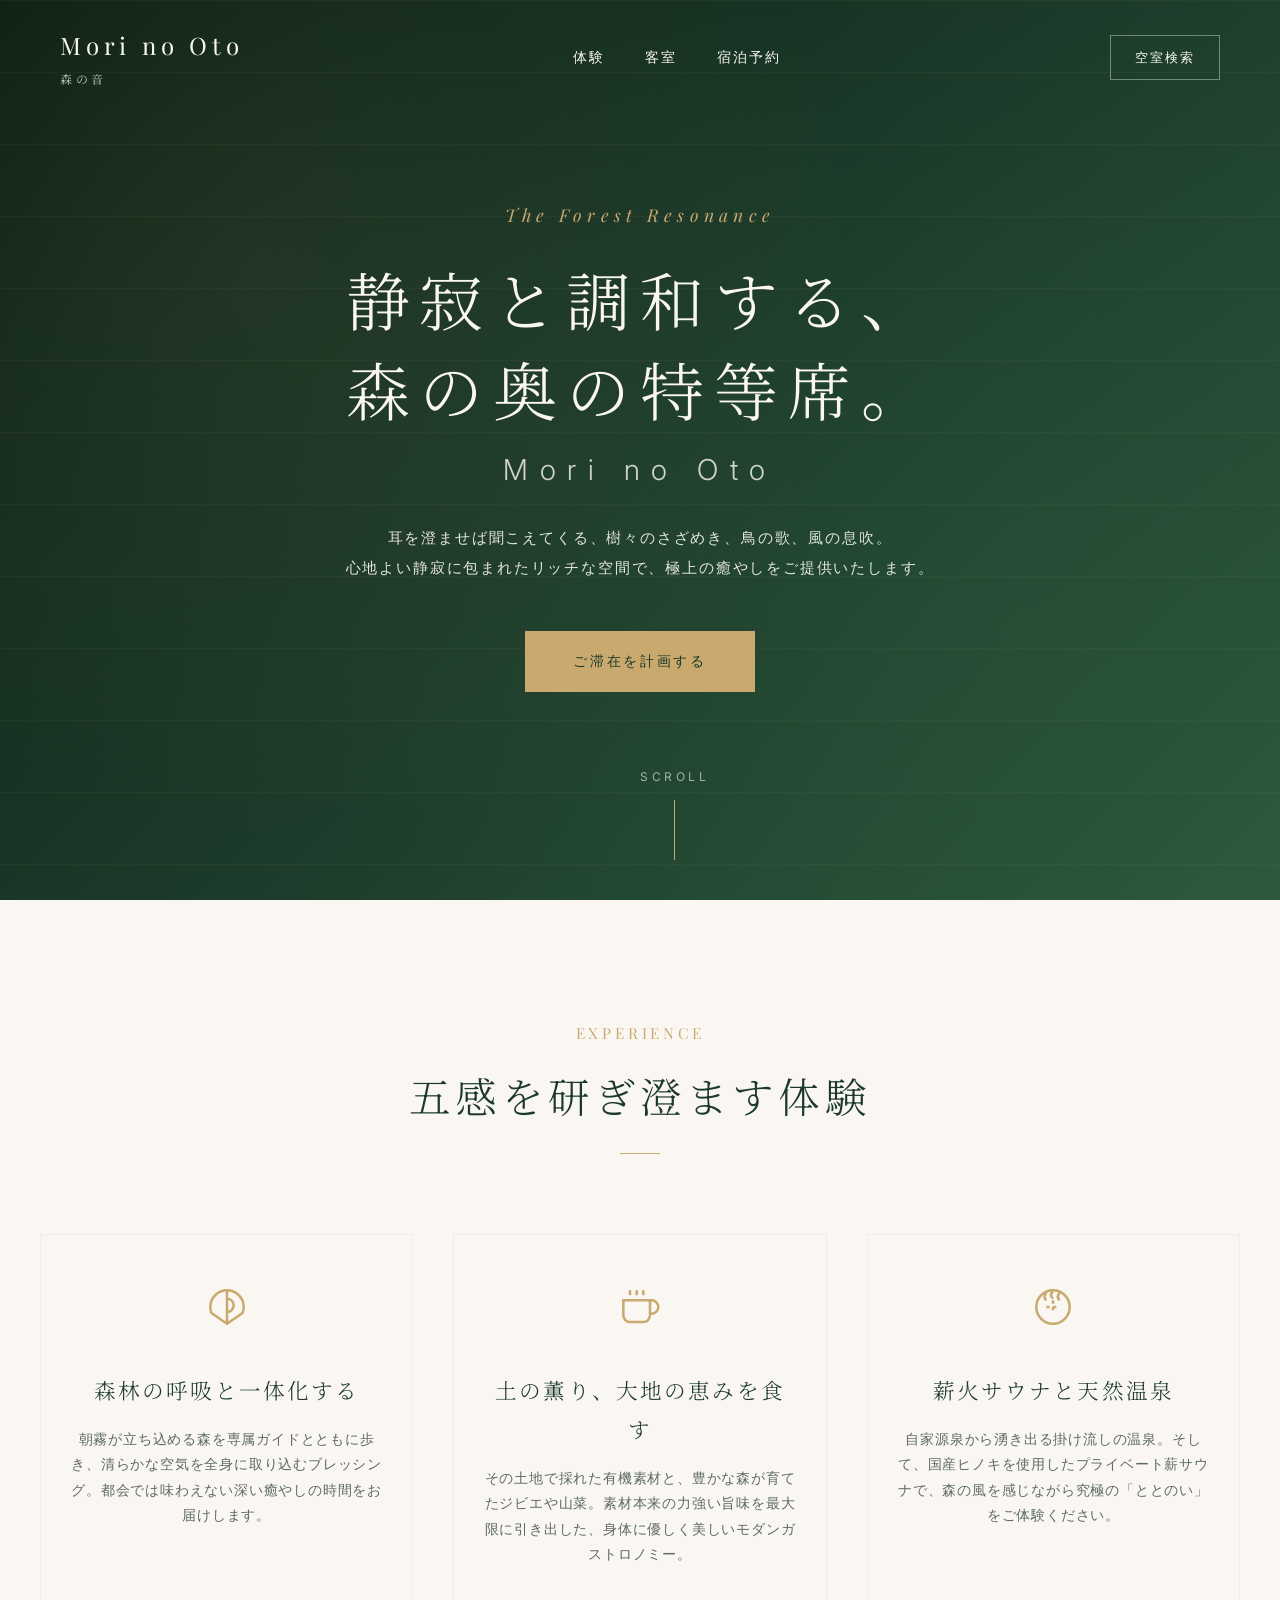
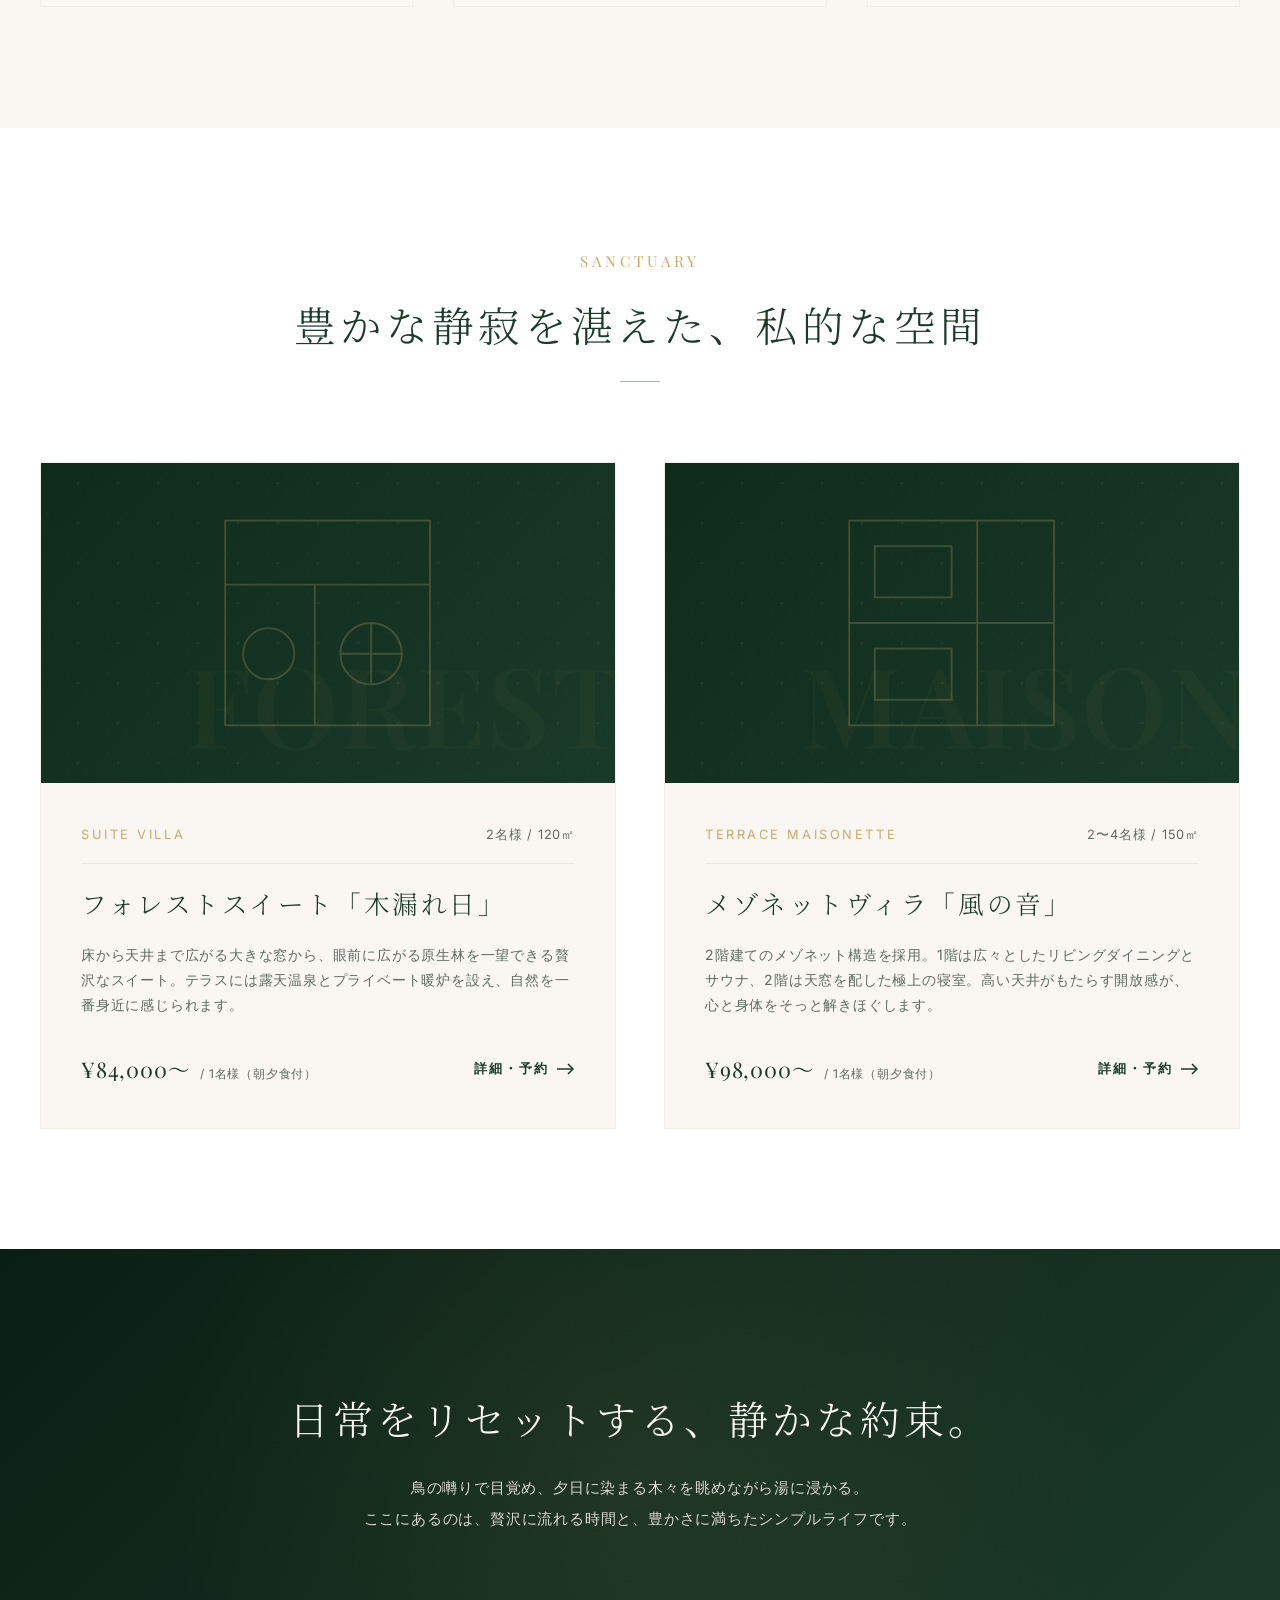
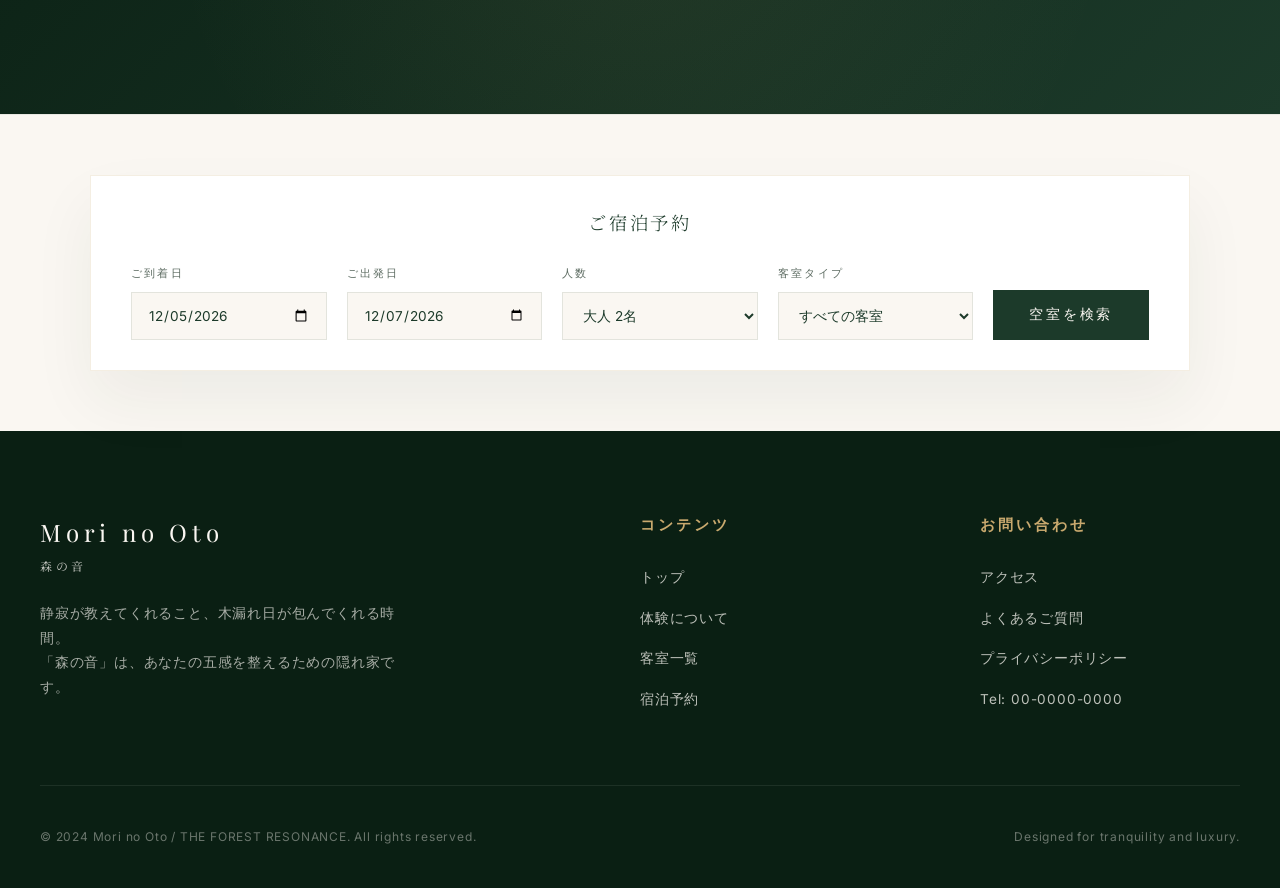
<file: python/05_localLLM_SKILL_design/出力内容/out02-gemini3-5f/index.html>
<!DOCTYPE html>
<html lang="ja">
 <head>
  <meta charset="utf-8"/>
  <meta content="width=device-width, initial-scale=1.0" name="viewport"/>
  <title>
   Mori no Oto | 森の音 — THE FOREST RESONANCE
  </title>
  <!-- Fonts: Playfair Display for Serifs, Inter & Noto Sans JP for clean text -->
  <link href="https://fonts.googleapis.com" rel="preconnect"/>
  <link crossorigin="" href="https://fonts.gstatic.com" rel="preconnect"/>
  <link href="https://fonts.googleapis.com/css2?family=Inter:wght@300;400;500;600&amp;family=Noto+Serif+JP:wght@300;400;600&amp;family=Playfair+Display:ital,wght@0,400;0,600;1,400&amp;display=swap" rel="stylesheet"/>
  <link href="style.css" rel="stylesheet"/>
 </head>
 <body>
  <!-- Header Navigation -->
  <header id="header">
   <a class="logo" href="#">
    Mori no Oto
    <span>
     森の音
    </span>
   </a>
   <nav class="nav-links">
    <a class="nav-link" href="#experience">
     体験
    </a>
    <a class="nav-link" href="#rooms">
     客室
    </a>
    <a class="nav-link" href="#reservation">
     宿泊予約
    </a>
   </nav>
   <a class="btn-nav" href="#reservation">
    空室検索
   </a>
  </header>
  <!-- Hero Section -->
  <section class="hero" id="home">
   <div class="hero-lines">
   </div>
   <div class="hero-content">
    <span class="hero-eyebrow">
     The Forest Resonance
    </span>
    <h1 class="hero-title">
     静寂と調和する、
     <br/>
     森の奥の特等席。
     <span>
      Mori no Oto
     </span>
    </h1>
    <p class="hero-desc">
     耳を澄ませば聞こえてくる、樹々のさざめき、鳥の歌、風の息吹。
     <br/>
     心地よい静寂に包まれたリッチな空間で、極上の癒やしをご提供いたします。
    </p>
    <a class="btn-gold" href="#reservation">
     ご滞在を計画する
    </a>
   </div>
   <div class="scroll-indicator">
    <span>
     Scroll
    </span>
    <div class="scroll-line">
    </div>
   </div>
  </section>
  <!-- Experience Section (3-column) -->
  <section class="experience id-section" id="experience">
   <div class="container">
    <div class="section-header reveal">
     <span class="section-eyebrow">
      Experience
     </span>
     <h2 class="section-title">
      五感を研ぎ澄ます体験
     </h2>
    </div>
    <div class="grid-3col">
     <!-- Card 1 -->
     <div class="exp-card reveal">
      <div class="exp-icon">
       <!-- Leaf SVG -->
       <svg fill="none" height="40" stroke="currentColor" stroke-width="1.5" viewbox="0 0 24 24" width="40">
        <path d="M12 2C6.48 2 2 6.48 2 12c0 1.25.23 2.45.65 3.56L12 22l9.35-6.44c.42-1.11.65-2.31.65-3.56 0-5.52-4.48-10-10-10z">
        </path>
        <path d="M12 2v20M12 7c2 0 4 1.5 4 4s-2 4-4 4">
        </path>
       </svg>
      </div>
      <h3 class="exp-title">
       森林の呼吸と一体化する
      </h3>
      <p class="exp-desc">
       朝霧が立ち込める森を専属ガイドとともに歩き、清らかな空気を全身に取り込むブレッシング。都会では味わえない深い癒やしの時間をお届けします。
      </p>
     </div>
     <!-- Card 2 -->
     <div class="exp-card reveal">
      <div class="exp-icon">
       <!-- Dining / Tea Cup SVG -->
       <svg fill="none" height="40" stroke="currentColor" stroke-width="1.5" viewbox="0 0 24 24" width="40">
        <path d="M18 8h1a4 4 0 0 1 0 8h-1M2 8h16v9a4 4 0 0 1-4 4H6a4 4 0 0 1-4-4V8z">
        </path>
        <path d="M6 2v3M10 2v3M14 2v3">
        </path>
       </svg>
      </div>
      <h3 class="exp-title">
       土の薫り、大地の恵みを食す
      </h3>
      <p class="exp-desc">
       その土地で採れた有機素材と、豊かな森が育てたジビエや山菜。素材本来の力強い旨味を最大限に引き出した、身体に優しく美しいモダンガストロノミー。
      </p>
     </div>
     <!-- Card 3 -->
     <div class="exp-card reveal">
      <div class="exp-icon">
       <!-- Sauna / Heat / Spa Wave SVG -->
       <svg fill="none" height="40" stroke="currentColor" stroke-width="1.5" viewbox="0 0 24 24" width="40">
        <path d="M12 22a10 10 0 1 0 0-20 10 10 0 0 0 0 20z">
        </path>
        <path d="M8 12h8M12 8v8" stroke-dasharray="2 2">
        </path>
        <path d="M12 7c-1.5-1.5-1.5-3 0-4.5M16 8c-1.5-1.5-1.5-3 0-4.5M8 8c-1.5-1.5-1.5-3 0-4.5">
        </path>
       </svg>
      </div>
      <h3 class="exp-title">
       薪火サウナと天然温泉
      </h3>
      <p class="exp-desc">
       自家源泉から湧き出る掛け流しの温泉。そして、国産ヒノキを使用したプライベート薪サウナで、森の風を感じながら究極の「ととのい」をご体験ください。
      </p>
     </div>
    </div>
   </div>
  </section>
  <!-- Rooms Section -->
  <section class="rooms" id="rooms">
   <div class="container">
    <div class="section-header reveal">
     <span class="section-eyebrow">
      Sanctuary
     </span>
     <h2 class="section-title">
      豊かな静寂を湛えた、私的な空間
     </h2>
    </div>
    <div class="rooms-grid">
     <!-- Room 1 -->
     <article class="room-card reveal">
      <div class="room-visual">
       <span class="room-bg-text">
        FOREST
       </span>
       <!-- Abstract Architecture Line Art / Blueprint -->
       <svg class="room-blueprint" viewbox="0 0 100 100">
        <rect height="80" width="80" x="10" y="10">
        </rect>
        <line x1="10" x2="90" y1="35" y2="35">
        </line>
        <line x1="45" x2="45" y1="35" y2="90">
        </line>
        <circle cx="27" cy="62" r="10">
        </circle>
        <circle cx="67" cy="62" r="12">
        </circle>
        <line x1="67" x2="67" y1="50" y2="74">
        </line>
        <line x1="55" x2="79" y1="62" y2="62">
        </line>
       </svg>
      </div>
      <div class="room-info">
       <div class="room-meta">
        <span class="room-type">
         Suite Villa
        </span>
        <span class="room-spec">
         2名様 / 120㎡
        </span>
       </div>
       <h3 class="room-name">
        フォレストスイート「木漏れ日」
       </h3>
       <p class="room-desc">
        床から天井まで広がる大きな窓から、眼前に広がる原生林を一望できる贅沢なスイート。テラスには露天温泉とプライベート暖炉を設え、自然を一番身近に感じられます。
       </p>
       <div class="room-footer">
        <div class="room-price">
         ¥84,000〜
         <span>
          / 1名様（朝夕食付）
         </span>
        </div>
        <a class="room-link" href="#reservation">
         詳細・予約
         <svg fill="none" height="12" stroke="currentColor" stroke-width="1.5" viewbox="0 0 18 12" width="18">
          <line x1="0" x2="16" y1="6" y2="6">
          </line>
          <polyline points="11,1 16,6 11,11">
          </polyline>
         </svg>
        </a>
       </div>
      </div>
     </article>
     <!-- Room 2 -->
     <article class="room-card reveal">
      <div class="room-visual">
       <span class="room-bg-text">
        MAISON
       </span>
       <!-- Abstract Architecture Line Art / Blueprint -->
       <svg class="room-blueprint" viewbox="0 0 100 100">
        <rect height="80" width="80" x="10" y="10">
        </rect>
        <line x1="10" x2="90" y1="50" y2="50">
        </line>
        <line x1="60" x2="60" y1="10" y2="90">
        </line>
        <rect height="20" width="30" x="20" y="20">
        </rect>
        <rect height="20" width="30" x="20" y="60">
        </rect>
       </svg>
      </div>
      <div class="room-info">
       <div class="room-meta">
        <span class="room-type">
         Terrace Maisonette
        </span>
        <span class="room-spec">
         2〜4名様 / 150㎡
        </span>
       </div>
       <h3 class="room-name">
        メゾネットヴィラ「風の音」
       </h3>
       <p class="room-desc">
        2階建てのメゾネット構造を採用。1階は広々としたリビングダイニングとサウナ、2階は天窓を配した極上の寝室。高い天井がもたらす開放感が、心と身体をそっと解きほぐします。
       </p>
       <div class="room-footer">
        <div class="room-price">
         ¥98,000〜
         <span>
          / 1名様（朝夕食付）
         </span>
        </div>
        <a class="room-link" href="#reservation">
         詳細・予約
         <svg fill="none" height="12" stroke="currentColor" stroke-width="1.5" viewbox="0 0 18 12" width="18">
          <line x1="0" x2="16" y1="6" y2="6">
          </line>
          <polyline points="11,1 16,6 11,11">
          </polyline>
         </svg>
        </a>
       </div>
      </div>
     </article>
    </div>
   </div>
  </section>
  <!-- Immersive Mid-Banner -->
  <section class="immersive-banner">
   <div class="banner-inner reveal">
    <h2 class="banner-title font-serif">
     日常をリセットする、静かな約束。
    </h2>
    <p class="banner-desc">
     鳥の囀りで目覚め、夕日に染まる木々を眺めながら湯に浸かる。
     <br/>
     ここにあるのは、贅沢に流れる時間と、豊かさに満ちたシンプルライフです。
    </p>
   </div>
  </section>
  <!-- Interactive Reservation Bar -->
  <section class="reservation-panel" id="reservation">
   <div class="container">
    <div class="res-wrapper reveal">
     <h3 class="res-title-inline">
      ご宿泊予約
     </h3>
     <form action="#" class="res-form" method="GET" onsubmit="event.preventDefault(); alert('デモ予約が送信されました。ご希望の日程の空室状況を確認します。');">
      <div class="form-group">
       <label for="checkin">
        ご到着日
       </label>
       <input id="checkin" required="" type="date"/>
      </div>
      <div class="form-group">
       <label for="checkout">
        ご出発日
       </label>
       <input id="checkout" required="" type="date"/>
      </div>
      <div class="form-group">
       <label for="guests">
        人数
       </label>
       <select id="guests">
        <option value="1">
         大人 1名
        </option>
        <option selected="" value="2">
         大人 2名
        </option>
        <option value="3">
         大人 3名
        </option>
        <option value="4">
         大人 4名
        </option>
       </select>
      </div>
      <div class="form-group">
       <label for="room-type">
        客室タイプ
       </label>
       <select id="room-type">
        <option value="any">
         すべての客室
        </option>
        <option value="forest">
         フォレストスイート「木漏れ日」
        </option>
        <option value="maison">
         メゾネットヴィラ「風の音」
        </option>
       </select>
      </div>
      <button class="btn-submit" type="submit">
       空室を検索
      </button>
     </form>
    </div>
   </div>
  </section>
  <!-- Footer -->
  <footer>
   <div class="footer-content">
    <div class="footer-brand">
     <a class="logo" href="#">
      Mori no Oto
      <span>
       森の音
      </span>
     </a>
     <p class="footer-desc">
      静寂が教えてくれること、木漏れ日が包んでくれる時間。
      <br/>
      「森の音」は、あなたの五感を整えるための隠れ家です。
     </p>
    </div>
    <div>
     <h4 class="footer-title">
      コンテンツ
     </h4>
     <ul class="footer-links">
      <li>
       <a href="#home">
        トップ
       </a>
      </li>
      <li>
       <a href="#experience">
        体験について
       </a>
      </li>
      <li>
       <a href="#rooms">
        客室一覧
       </a>
      </li>
      <li>
       <a href="#reservation">
        宿泊予約
       </a>
      </li>
     </ul>
    </div>
    <div>
     <h4 class="footer-title">
      お問い合わせ
     </h4>
     <ul class="footer-links">
      <li>
       <a href="#">
        アクセス
       </a>
      </li>
      <li>
       <a href="#">
        よくあるご質問
       </a>
      </li>
      <li>
       <a href="#">
        プライバシーポリシー
       </a>
      </li>
      <li>
       <a href="tel:0000000000">
        Tel: 00-0000-0000
       </a>
      </li>
     </ul>
    </div>
   </div>
   <div class="footer-bottom">
    <p>
     © 2024 Mori no Oto / THE FOREST RESONANCE. All rights reserved.
    </p>
    <p>
     Designed for tranquility and luxury.
    </p>
   </div>
  </footer>
  <!-- JavaScript -->
  <script src="app.js">
  </script>
 </body>
</html>
</file>
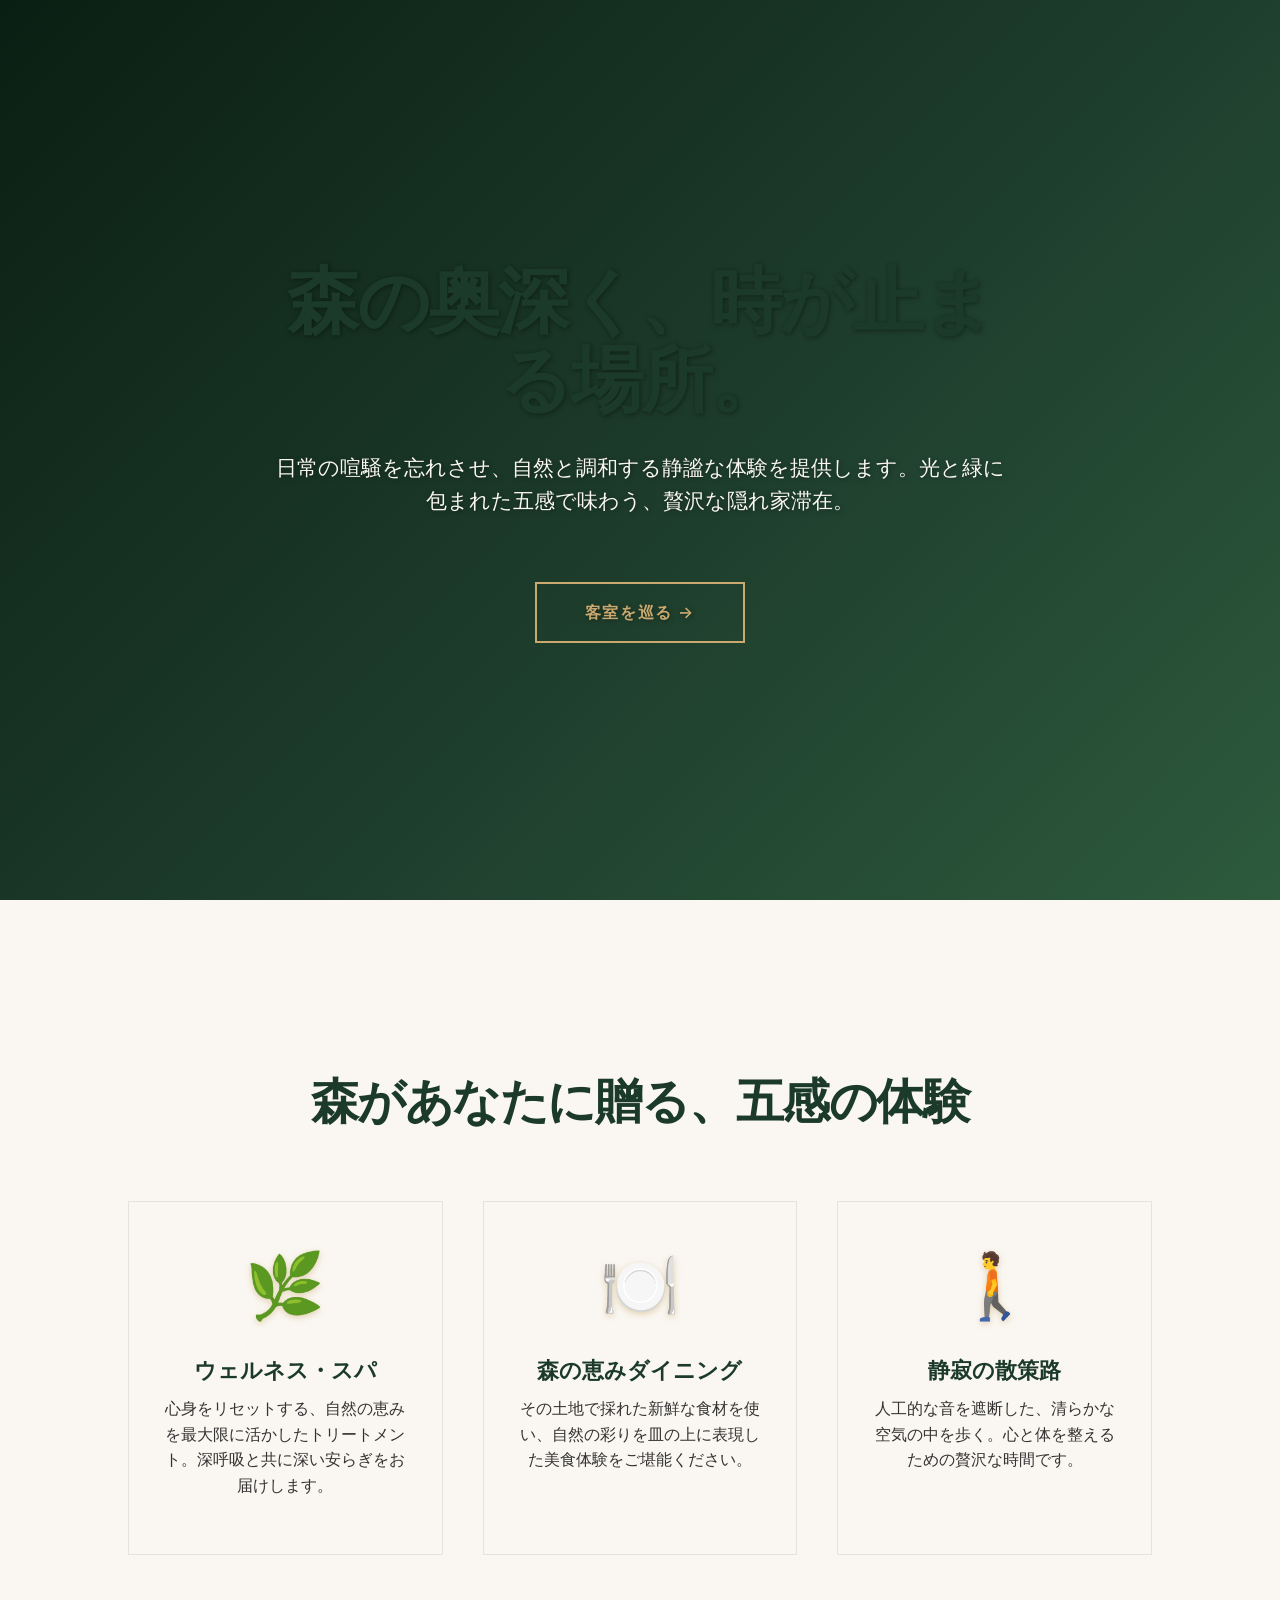
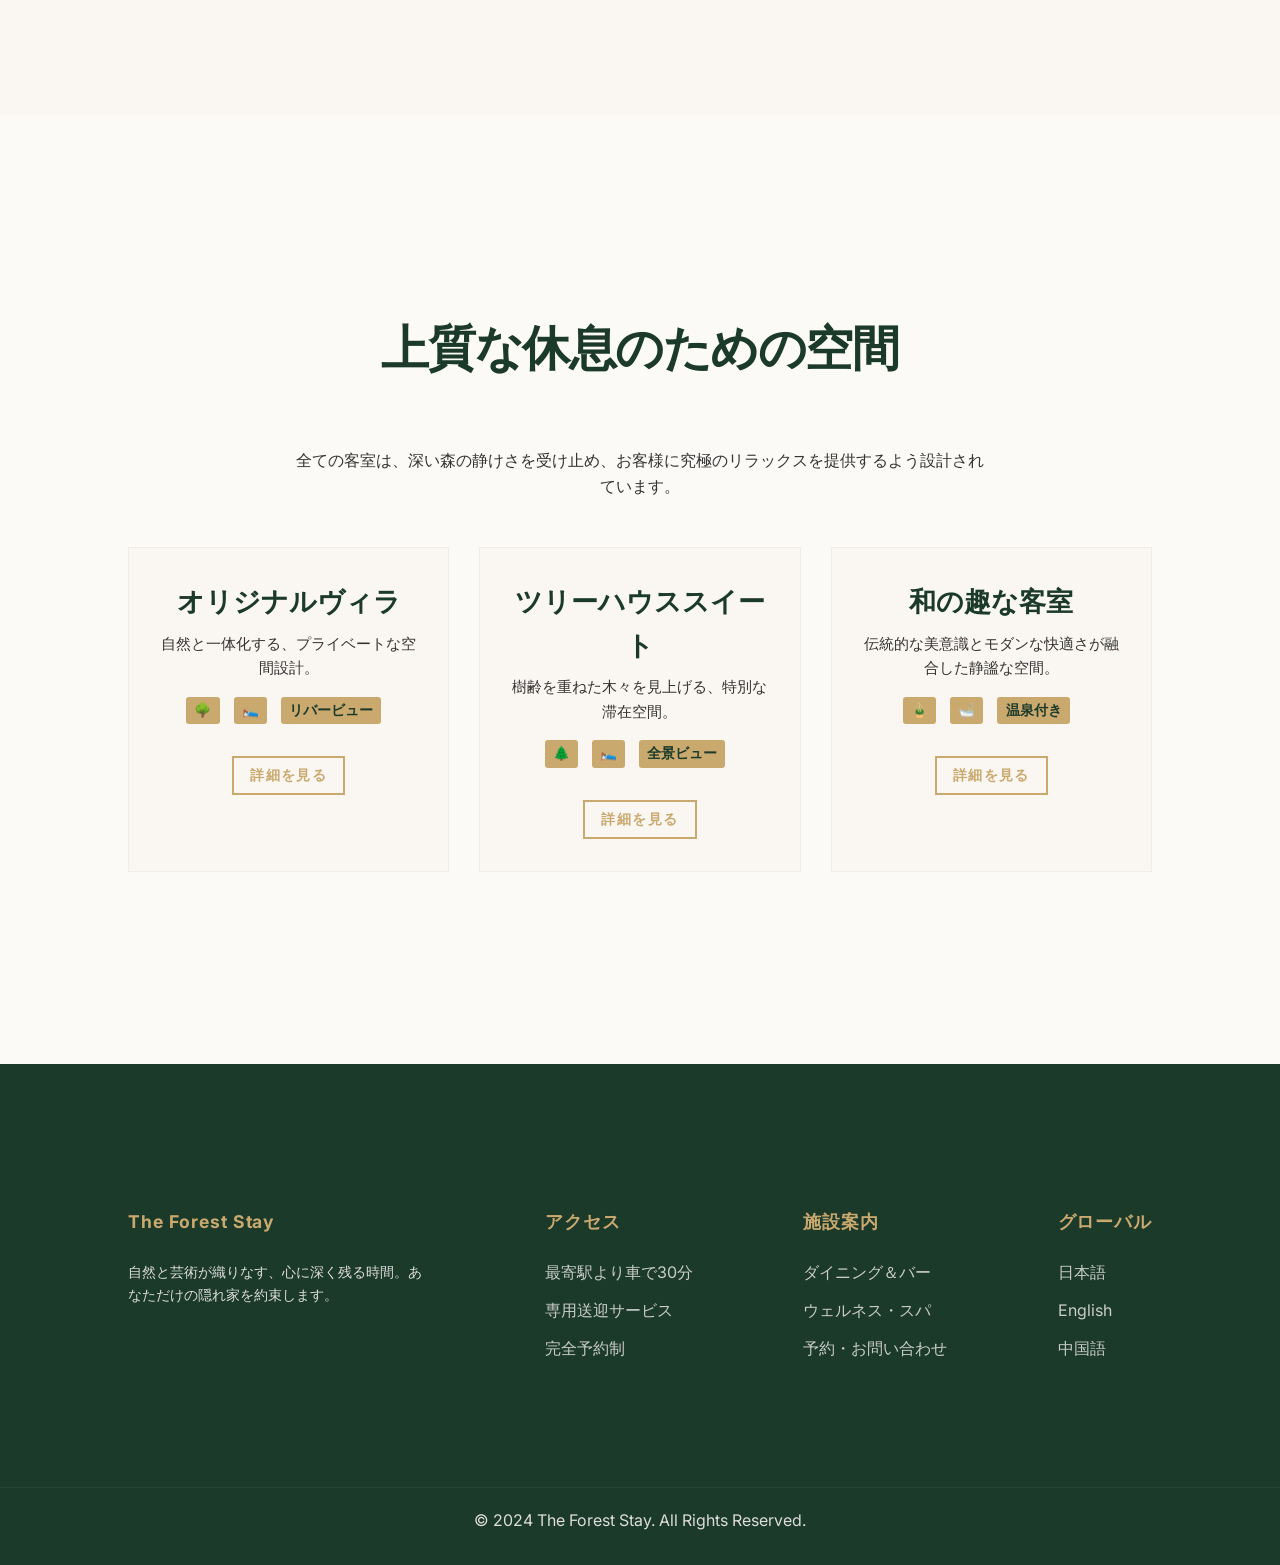
<file: python/05_localLLM_SKILL_design/出力内容/out02/index.html>
<!DOCTYPE html>
<html lang="ja">
 <head>
  <meta charset="utf-8"/>
  <meta content="width=device-width, initial-scale=1.0" name="viewport"/>
  <title>
   森の隠れ家 | 滞在する自然の贅沢
  </title>
  <!-- Google Fonts: Playfair Display (Serif) and Inter (Sans-serif) -->
  <link href="https://fonts.googleapis.com/css2?family=Inter:wght@100;300;400;600;800&amp;display=swap" rel="stylesheet"/>
  <link href="https://fonts.googleapis.com/css2?family=Playfair+Display:ital,wght@0,400..900;1,400..900&amp;display=swap" rel="stylesheet"/>
  <link href="style.css" rel="stylesheet"/>
 </head>
 <body>
  <!-- 1. FULL SCREEN HERO SECTION -->
  <header id="hero">
   <div class="hero-content reveal" style="opacity: 0;">
    <h1 class="reveal" style="transform: translateY(20px); transition-delay: 0.1s;">
     森の奥深く、時が止まる場所。
    </h1>
    <p class="reveal" style="transition-delay: 0.2s;">
     日常の喧騒を忘れさせ、自然と調和する静謐な体験を提供します。光と緑に包まれた五感で味わう、贅沢な隠れ家滞在。
    </p>
    <a class="btn-cta reveal" href="#rooms" style="transition-delay: 0.3s;">
     客室を巡る →
    </a>
   </div>
  </header>
  <!-- 2. EXPERIENCE SECTION (3 Columns) -->
  <section id="experience">
   <div class="container text-center reveal" style="opacity: 0;">
    <h2>
     森があなたに贈る、五感の体験
    </h2>
    <div class="experience-grid">
     <!-- Experience Card 1: Wellness -->
     <article class="exp-card reveal" style="opacity: 0;">
      <span class="exp-icon">
       🌿
      </span>
      <h3>
       ウェルネス・スパ
      </h3>
      <p>
       心身をリセットする、自然の恵みを最大限に活かしたトリートメント。深呼吸と共に深い安らぎをお届けします。
      </p>
     </article>
     <!-- Experience Card 2: Dining -->
     <article class="exp-card reveal" style="opacity: 0;">
      <span class="exp-icon">
       🍽️
      </span>
      <h3>
       森の恵みダイニング
      </h3>
      <p>
       その土地で採れた新鮮な食材を使い、自然の彩りを皿の上に表現した美食体験をご堪能ください。
      </p>
     </article>
     <!-- Experience Card 3: Nature Walk -->
     <article class="exp-card reveal" style="opacity: 0;">
      <span class="exp-icon">
       🚶
      </span>
      <h3>
       静寂の散策路
      </h3>
      <p>
       人工的な音を遮断した、清らかな空気の中を歩く。心と体を整えるための贅沢な時間です。
      </p>
     </article>
    </div>
   </div>
  </section>
  <!-- 3. ROOM SHOWCASE (Card Format) -->
  <section id="rooms">
   <div class="container text-center reveal" style="opacity: 0;">
    <h2>
     上質な休息のための空間
    </h2>
    <p style="margin-bottom: 2rem; max-width: 700px; margin: 1rem auto 3rem;">
     全ての客室は、深い森の静けさを受け止め、お客様に究極のリラックスを提供するよう設計されています。
    </p>
    <div class="room-grid">
     <!-- Room Card 1 -->
     <article class="room-card reveal" style="opacity: 0;">
      <h3>
       オリジナルヴィラ
      </h3>
      <p style="margin-bottom: 1rem; font-size: 0.95rem;">
       自然と一体化する、プライベートな空間設計。
      </p>
      <div class="room-meta">
       <span>
        🌳
       </span>
       <span>
        🛌
       </span>
       <span>
        リバービュー
       </span>
      </div>
      <button class="btn-cta" style="padding: 0.5rem 1rem; font-size: 0.9rem;">
       詳細を見る
      </button>
     </article>
     <!-- Room Card 2 -->
     <article class="room-card reveal" style="opacity: 0;">
      <h3>
       ツリーハウススイート
      </h3>
      <p style="margin-bottom: 1rem; font-size: 0.95rem;">
       樹齢を重ねた木々を見上げる、特別な滞在空間。
      </p>
      <div class="room-meta">
       <span>
        🌲
       </span>
       <span>
        🛌
       </span>
       <span>
        全景ビュー
       </span>
      </div>
      <button class="btn-cta" style="padding: 0.5rem 1rem; font-size: 0.9rem;">
       詳細を見る
      </button>
     </article>
     <!-- Room Card 3 -->
     <article class="room-card reveal" style="opacity: 0;">
      <h3>
       和の趣な客室
      </h3>
      <p style="margin-bottom: 1rem; font-size: 0.95rem;">
       伝統的な美意識とモダンな快適さが融合した静謐な空間。
      </p>
      <div class="room-meta">
       <span>
        🎍
       </span>
       <span>
        🛁
       </span>
       <span>
        温泉付き
       </span>
      </div>
      <button class="btn-cta" style="padding: 0.5rem 1rem; font-size: 0.9rem;">
       詳細を見る
      </button>
     </article>
    </div>
   </div>
  </section>
  <!-- 4. FOOTER -->
  <footer id="footer">
   <div class="container footer-content reveal" style="opacity: 0;">
    <div class="footer-section" style="max-width: 30%;">
     <h4>
      The Forest Stay
     </h4>
     <p style="font-size: 0.9rem; margin-top: 15px;">
      自然と芸術が織りなす、心に深く残る時間。あなただけの隠れ家を約束します。
     </p>
    </div>
    <div class="footer-section" style="max-width: 20%;">
     <h4>
      アクセス
     </h4>
     <ul>
      <li>
       <a href="#">
        最寄駅より車で30分
       </a>
      </li>
      <li>
       <a href="#">
        専用送迎サービス
       </a>
      </li>
      <li>
       <a href="#">
        完全予約制
       </a>
      </li>
     </ul>
    </div>
    <div class="footer-section" style="max-width: 25%;">
     <h4>
      施設案内
     </h4>
     <ul>
      <li>
       <a href="#">
        ダイニング＆バー
       </a>
      </li>
      <li>
       <a href="#">
        ウェルネス・スパ
       </a>
      </li>
      <li>
       <a href="#">
        予約・お問い合わせ
       </a>
      </li>
     </ul>
    </div>
    <div class="footer-section" style="max-width: 25%;">
     <h4>
      グローバル
     </h4>
     <ul>
      <li>
       <a href="#">
        日本語
       </a>
      </li>
      <li>
       <a href="#">
        English
       </a>
      </li>
      <li>
       <a href="#">
        中国語
       </a>
      </li>
     </ul>
    </div>
   </div>
   <div class="footer-bottom reveal" style="opacity: 0;">
    © 2024 The Forest Stay. All Rights Reserved.
   </div>
  </footer>
  <script src="app.js">
  </script>
 </body>
</html>
</file>
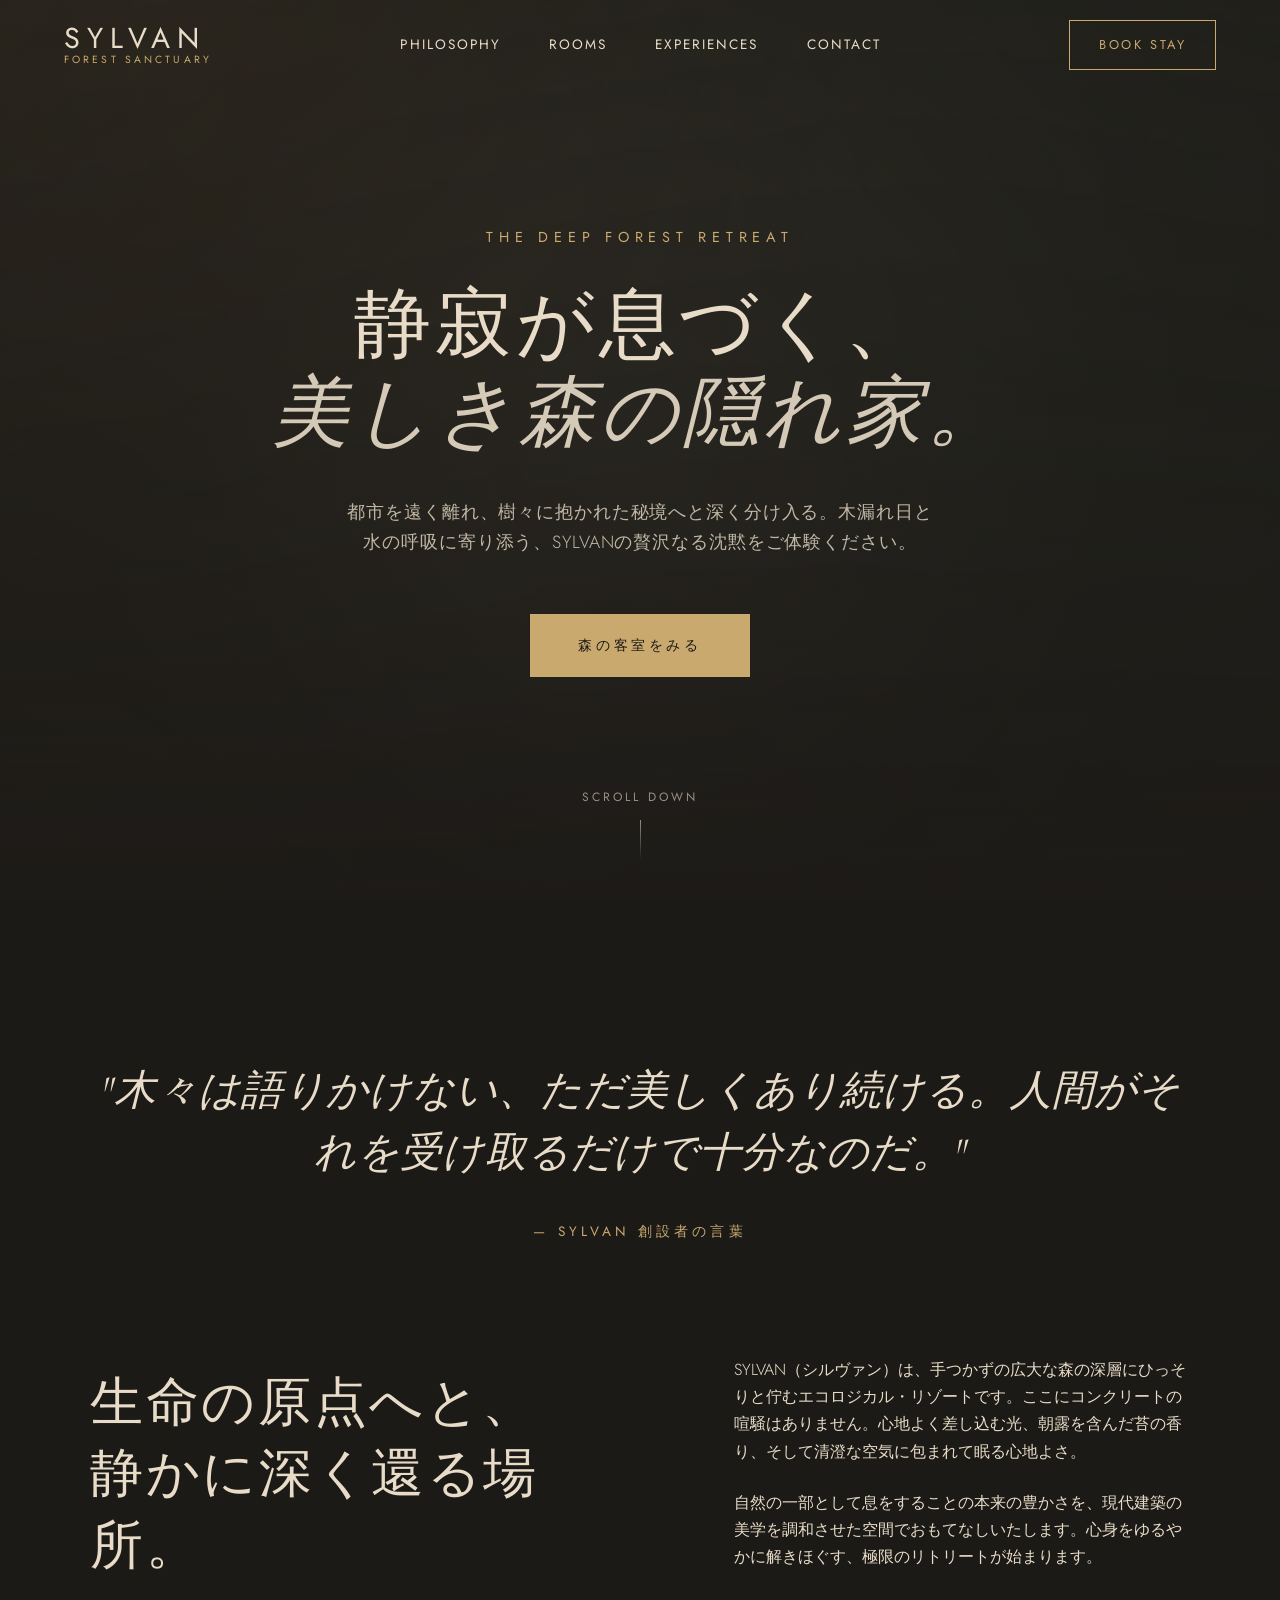
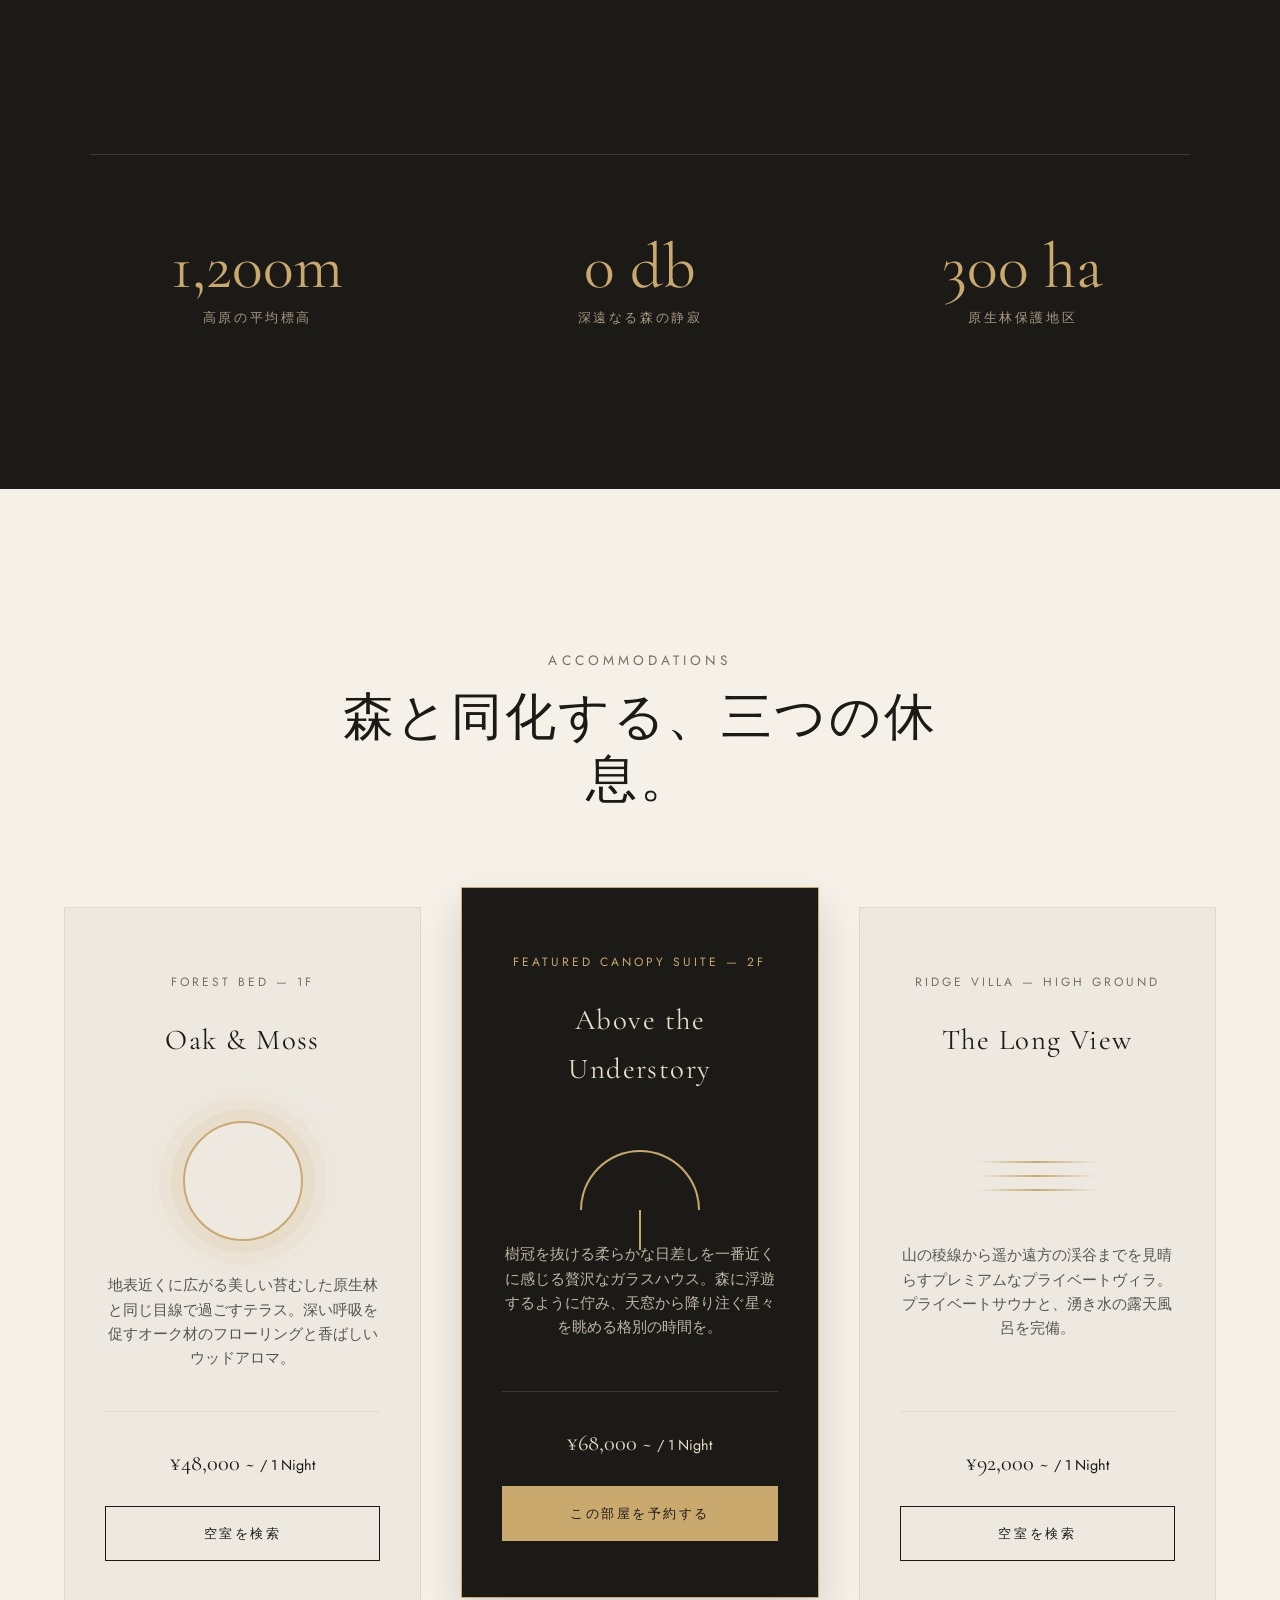
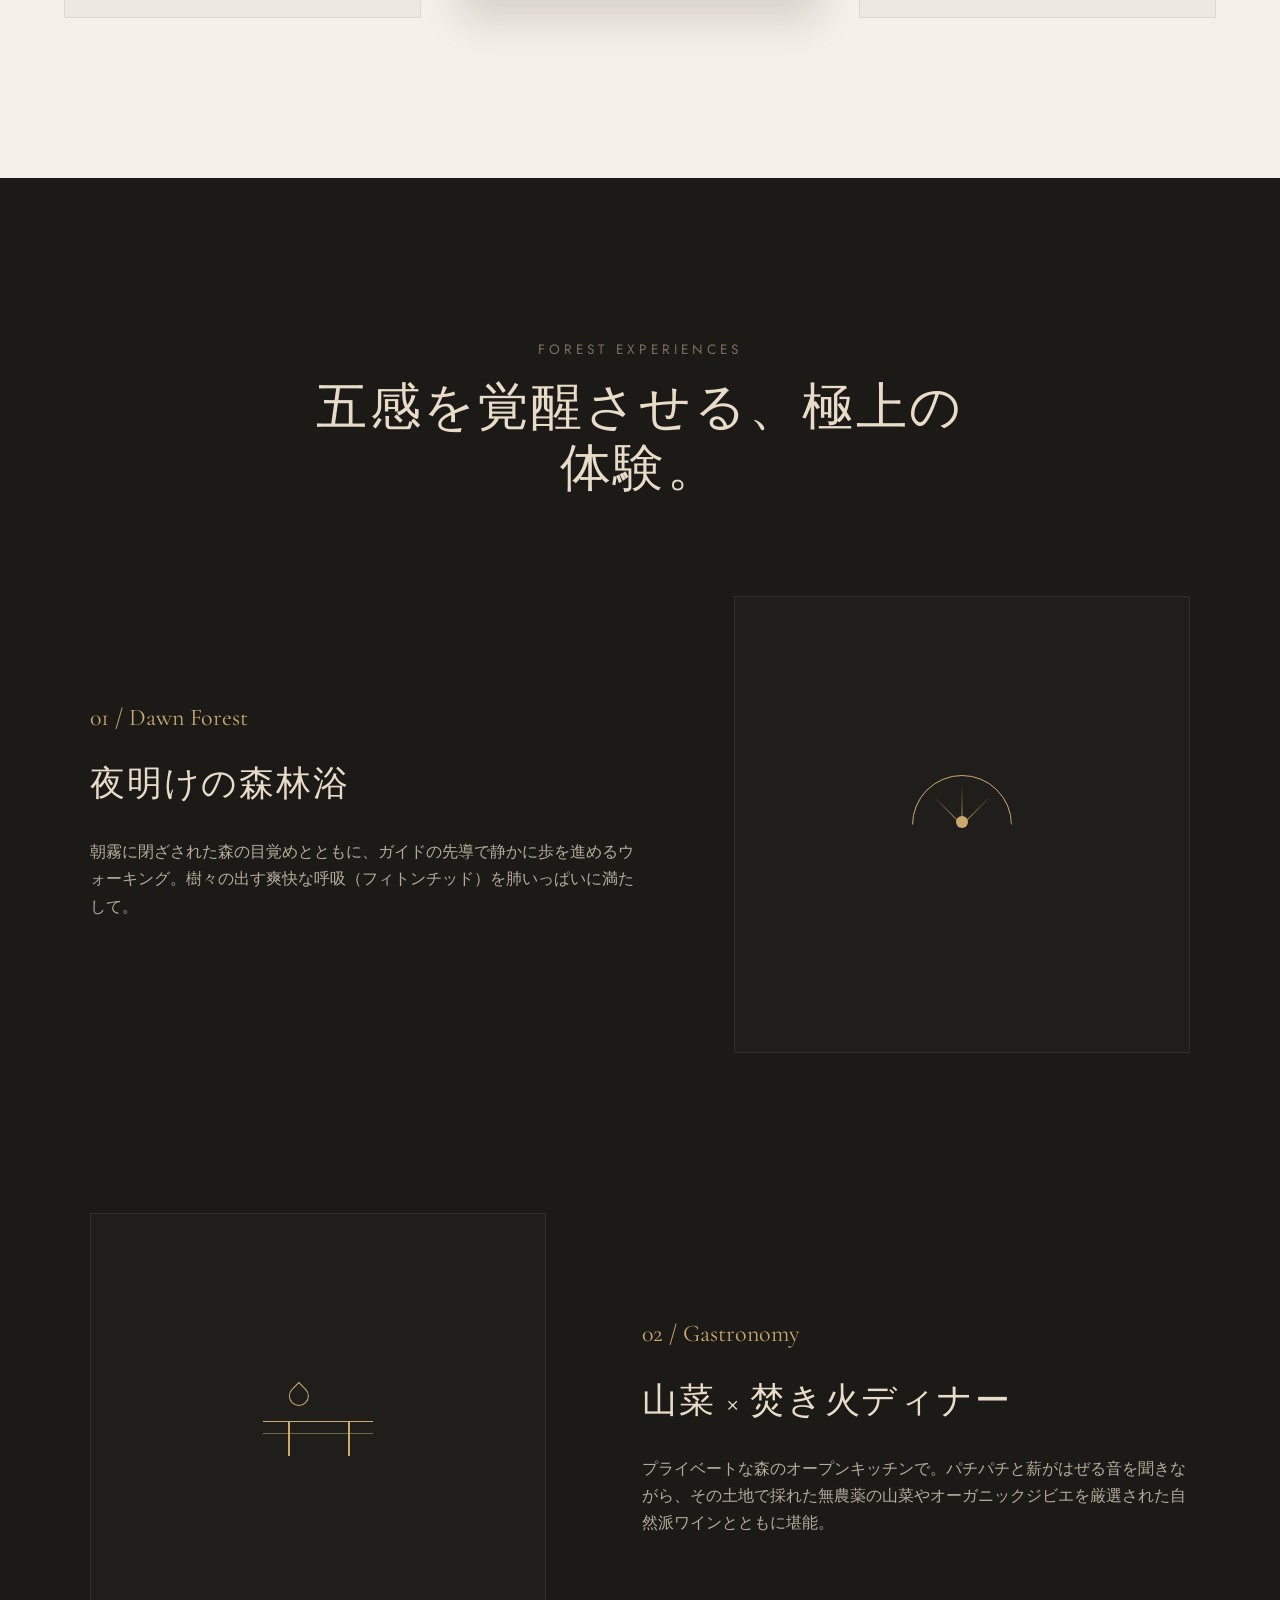
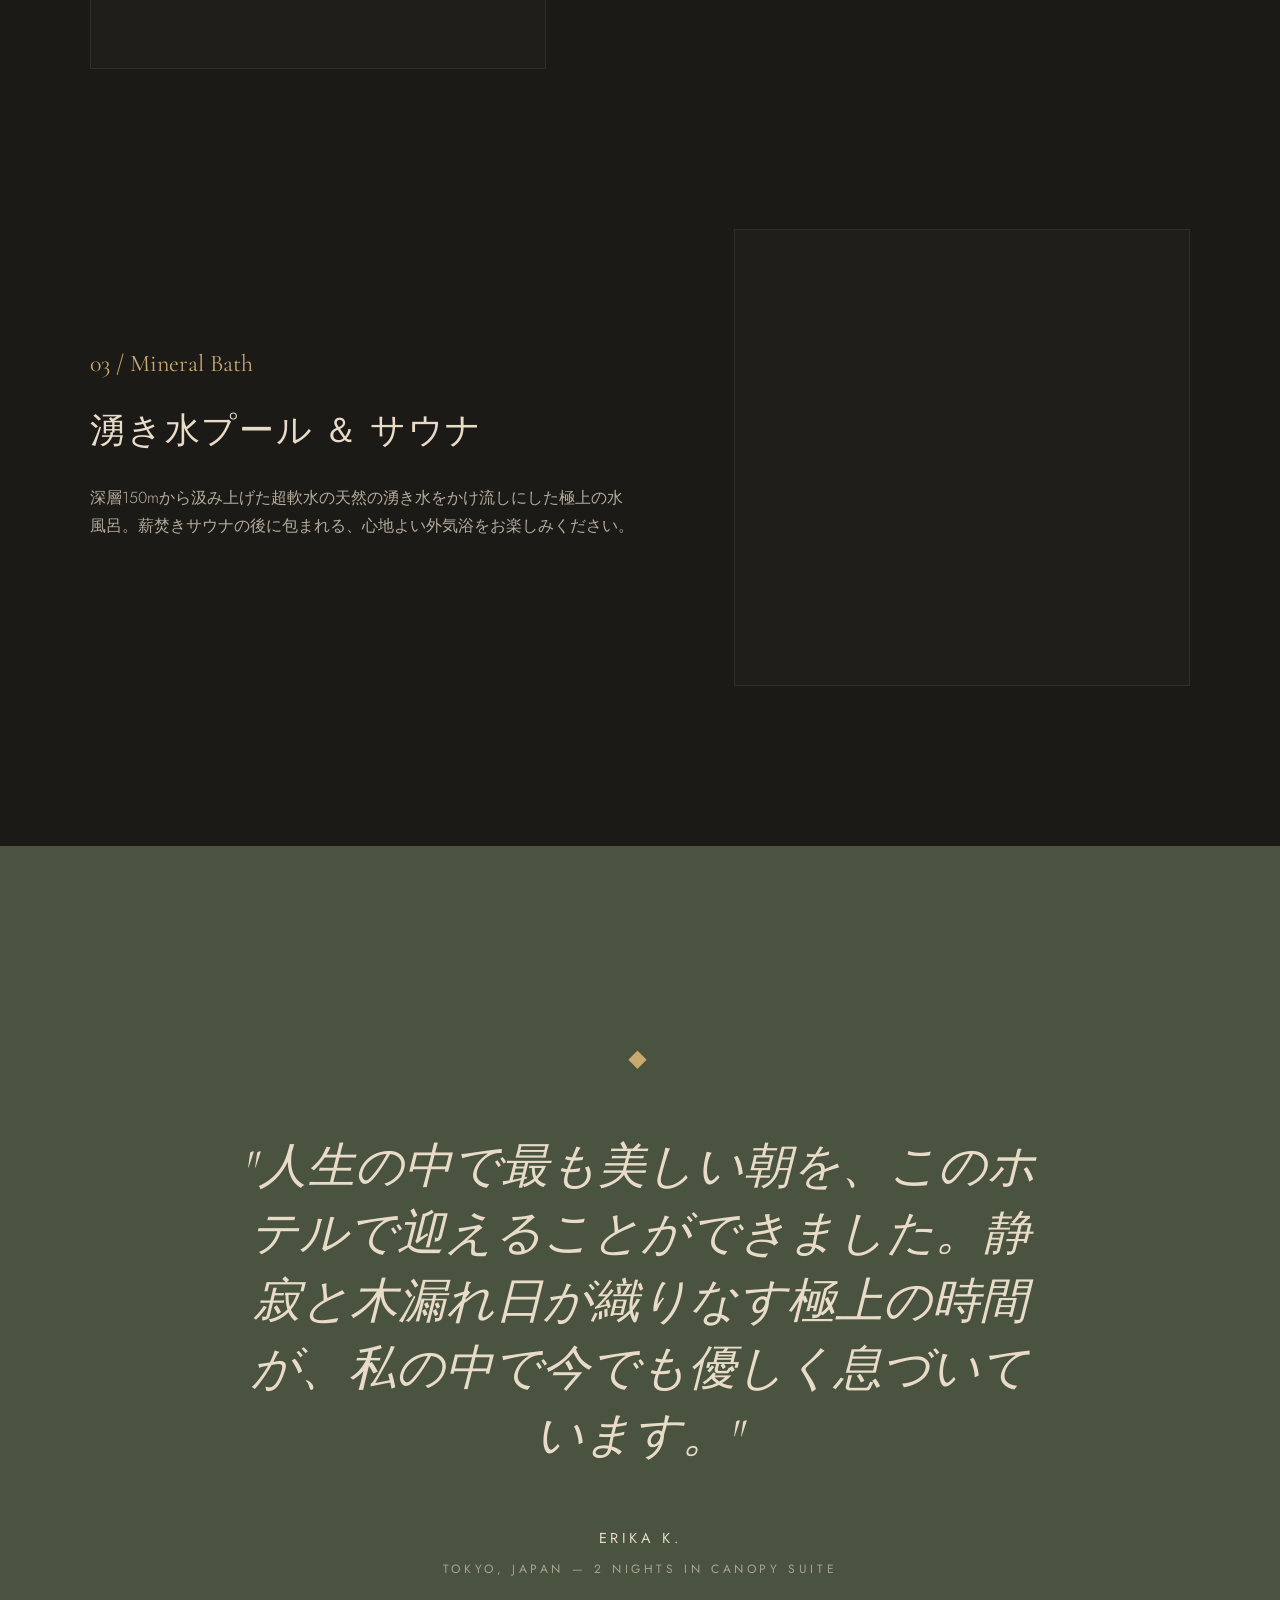
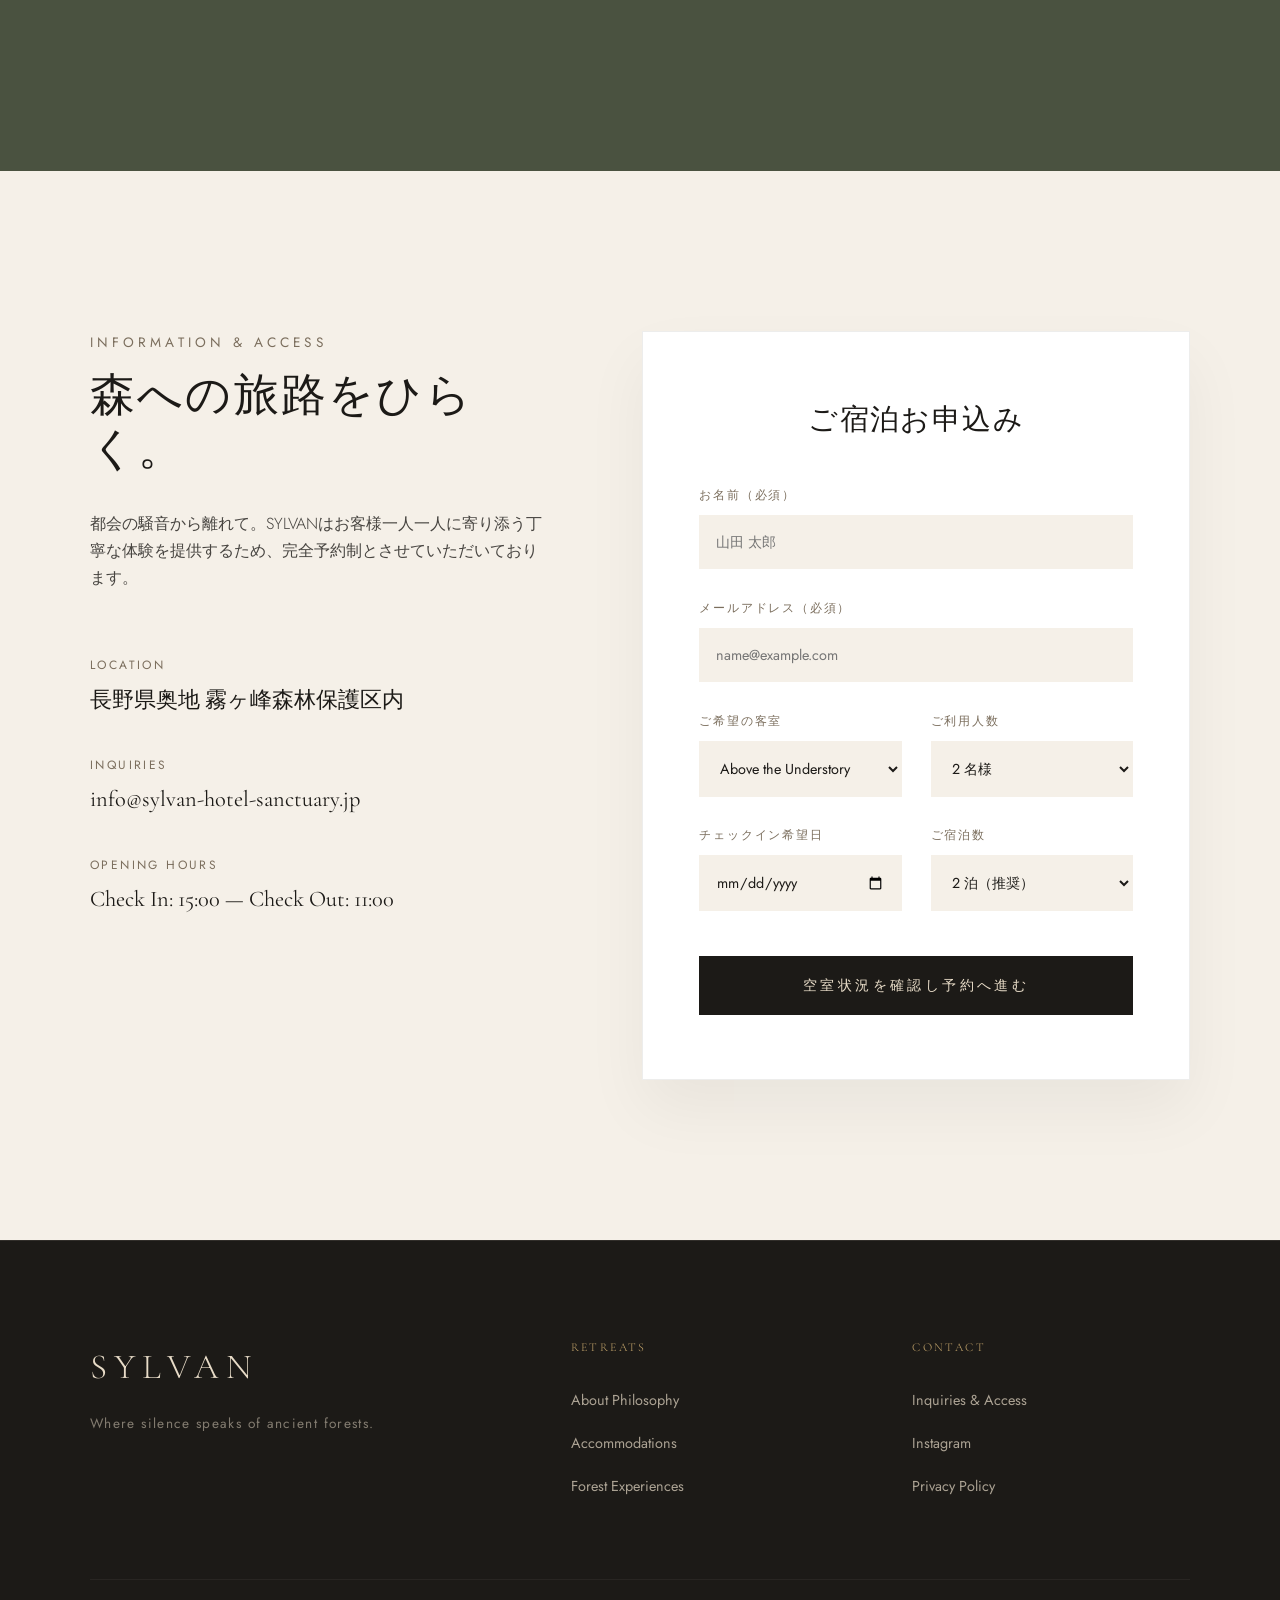
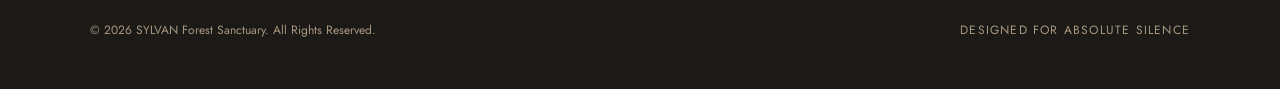
<file: python/05_localLLM_SKILL_design/出力内容/out03-gemini3-5f/index.html>
<!DOCTYPE html>
<html lang="ja">
 <head>
  <meta charset="utf-8"/>
  <meta content="width=device-width, initial-scale=1.0" name="viewport"/>
  <title>
   SYLVAN | 森に溶ける極上のリゾート
  </title>
  <!-- Google Fonts Load -->
  <link href="https://fonts.googleapis.com" rel="preconnect"/>
  <link crossorigin="" href="https://fonts.gstatic.com" rel="preconnect"/>
  <link href="https://fonts.googleapis.com/css2?family=Cormorant+Garamond:ital,wght@0,300;0,400;0,500;0,600;1,300;1,400&amp;family=Jost:wght@300;400;500;600&amp;display=swap" rel="stylesheet"/>
  <link href="style.css" rel="stylesheet"/>
 </head>
 <body>
  <!-- -------------------------------------------------------------------------
     1. SITE HEADER
  ------------------------------------------------------------------------- -->
  <header class="site-header" id="siteHeader">
   <a aria-label="SYLVAN HOME" class="brand-logo" href="#">
    <span class="logo-main">
     SYLVAN
    </span>
    <span class="logo-sub">
     Forest Sanctuary
    </span>
   </a>
   <nav class="nav-menu" id="navMenu">
    <a class="nav-link" href="#about">
     Philosophy
    </a>
    <a class="nav-link" href="#rooms">
     Rooms
    </a>
    <a class="nav-link" href="#experiences">
     Experiences
    </a>
    <a class="nav-link" href="#contact">
     Contact
    </a>
   </nav>
   <div style="display: flex; align-items: center; gap: 2rem;">
    <a class="header-cta" href="#contact">
     Book Stay
    </a>
    <button aria-expanded="false" aria-label="Toggle navigation menu" class="menu-toggle" id="menuToggle">
     <span>
     </span>
     <span>
     </span>
     <span>
     </span>
    </button>
   </div>
  </header>
  <!-- -------------------------------------------------------------------------
     2. HERO SECTION
  ------------------------------------------------------------------------- -->
  <section class="hero">
   <!-- Signature Komorebi Light Dapple Overlay -->
   <div class="komorebi-container">
    <div class="komorebi-layer k-layer-1">
    </div>
    <div class="komorebi-layer k-layer-2">
    </div>
    <div class="komorebi-layer k-layer-3">
    </div>
    <div class="komorebi-mask">
    </div>
   </div>
   <div class="hero-content" id="heroContent">
    <span class="hero-eyebrow">
     The Deep Forest Retreat
    </span>
    <h1 class="hero-title">
     静寂が息づく、
     <span>
      美しき森の隠れ家。
     </span>
    </h1>
    <p class="hero-description">
     都市を遠く離れ、樹々に抱かれた秘境へと深く分け入る。木漏れ日と水の呼吸に寄り添う、SYLVANの贅沢なる沈黙をご体験ください。
    </p>
    <a class="hero-btn" href="#rooms">
     森の客室をみる
    </a>
   </div>
   <div class="scroll-down-hint">
    <span>
     Scroll Down
    </span>
   </div>
  </section>
  <!-- -------------------------------------------------------------------------
     3. PHILOSOPHY SECTION (#about)
  ------------------------------------------------------------------------- -->
  <section class="philosophy" id="about">
   <div class="philosophy-container">
    <div class="quote-block reveal">
     <p class="quote-text">
      "木々は語りかけない、ただ美しくあり続ける。人間がそれを受け取るだけで十分なのだ。"
     </p>
     <span class="quote-author">
      — SYLVAN 創設者の言葉
     </span>
    </div>
    <div class="philosophy-grid">
     <div class="philosophy-lead reveal">
      <h2 class="font-serif">
       生命の原点へと、
       <br/>
       静かに深く還る場所。
      </h2>
     </div>
     <div class="philosophy-body reveal">
      <p>
       SYLVAN（シルヴァン）は、手つかずの広大な森の深層にひっそりと佇むエコロジカル・リゾートです。ここにコンクリートの喧騒はありません。心地よく差し込む光、朝露を含んだ苔の香り、そして清澄な空気に包まれて眠る心地よさ。
      </p>
      <p>
       自然の一部として息をすることの本来の豊かさを、現代建築の美学を調和させた空間でおもてなしいたします。心身をゆるやかに解きほぐす、極限のリトリートが始まります。
      </p>
     </div>
     <div class="stats-container reveal-stagger">
      <div class="stat-item reveal">
       <div class="stat-number">
        1,200m
       </div>
       <div class="stat-label">
        高原の平均標高
       </div>
      </div>
      <div class="stat-item reveal">
       <div class="stat-number">
        0 db
       </div>
       <div class="stat-label">
        深遠なる森の静寂
       </div>
      </div>
      <div class="stat-item reveal">
       <div class="stat-number">
        300 ha
       </div>
       <div class="stat-label">
        原生林保護地区
       </div>
      </div>
     </div>
    </div>
   </div>
  </section>
  <!-- -------------------------------------------------------------------------
     4. ROOMS SECTION (#rooms)
  ------------------------------------------------------------------------- */
  ------------------------------------------------------------------------- -->
  <section class="rooms" id="rooms">
   <div class="section-header reveal">
    <span class="section-eyebrow">
     Accommodations
    </span>
    <h2 class="section-title">
     森と同化する、三つの休息。
    </h2>
   </div>
   <div class="rooms-grid">
    <!-- ROOM 1: Oak & Moss -->
    <div class="room-card reveal">
     <span class="room-meta">
      Forest Bed — 1F
     </span>
     <h3 class="room-title">
      Oak &amp; Moss
     </h3>
     <!-- Mandatory Circle Emblem Implementation -->
     <div aria-hidden="true" class="emblem-forest">
     </div>
     <p class="room-desc">
      地表近くに広がる美しい苔むした原生林と同じ目線で過ごすテラス。深い呼吸を促すオーク材のフローリングと香ばしいウッドアロマ。
     </p>
     <div class="room-features">
      <div class="room-price">
       ¥48,000 ~
       <span style="font-size: 0.9rem; font-family: var(--font-body);">
        / 1 Night
       </span>
      </div>
      <a class="room-btn" href="#contact">
       空室を検索
      </a>
     </div>
    </div>
    <!-- ROOM 2: Above the Understory (Featured) -->
    <div class="room-card featured reveal">
     <span class="room-meta">
      Featured Canopy Suite — 2F
     </span>
     <h3 class="room-title">
      Above the Understory
     </h3>
     <!-- Mandatory Arc Emblem Implementation -->
     <div aria-hidden="true" class="emblem-canopy">
     </div>
     <p class="room-desc">
      樹冠を抜ける柔らかな日差しを一番近くに感じる贅沢なガラスハウス。森に浮遊するように佇み、天窓から降り注ぐ星々を眺める格別の時間を。
     </p>
     <div class="room-features">
      <div class="room-price">
       ¥68,000 ~
       <span style="font-size: 0.9rem; font-family: var(--font-body);">
        / 1 Night
       </span>
      </div>
      <a class="room-btn" href="#contact">
       この部屋を予約する
      </a>
     </div>
    </div>
    <!-- ROOM 3: The Long View -->
    <div class="room-card reveal">
     <span class="room-meta">
      Ridge Villa — High Ground
     </span>
     <h3 class="room-title">
      The Long View
     </h3>
     <!-- Mandatory Ridge Emblem Implementation -->
     <div aria-hidden="true" class="emblem-ridge">
      <span>
      </span>
      <span>
      </span>
      <span>
      </span>
     </div>
     <p class="room-desc">
      山の稜線から遥か遠方の渓谷までを見晴らすプレミアムなプライベートヴィラ。プライベートサウナと、湧き水の露天風呂を完備。
     </p>
     <div class="room-features">
      <div class="room-price">
       ¥92,000 ~
       <span style="font-size: 0.9rem; font-family: var(--font-body);">
        / 1 Night
       </span>
      </div>
      <a class="room-btn" href="#contact">
       空室を検索
      </a>
     </div>
    </div>
   </div>
  </section>
  <!-- -------------------------------------------------------------------------
     5. EXPERIENCES SECTION (#experiences)
  ------------------------------------------------------------------------- -->
  <section class="experiences" id="experiences">
   <div class="exp-container">
    <div class="section-header reveal">
     <span class="section-eyebrow">
      Forest Experiences
     </span>
     <h2 class="section-title">
      五感を覚醒させる、極上の体験。
     </h2>
    </div>
    <!-- Exp 1: 夜明けの森林浴 -->
    <div class="exp-item">
     <div class="exp-visual-box reveal">
      <!-- Dawn Visual CSS Emblem -->
      <div aria-hidden="true" class="art-dawn">
       <div class="art-dawn-arc">
       </div>
       <div class="art-dawn-sun">
       </div>
       <div class="art-dawn-ray r1">
       </div>
       <div class="art-dawn-ray r2">
       </div>
       <div class="art-dawn-ray r3">
       </div>
      </div>
     </div>
     <div class="exp-details reveal">
      <span class="exp-num">
       01 / Dawn Forest
      </span>
      <h3 class="exp-title">
       夜明けの森林浴
      </h3>
      <p class="exp-desc">
       朝霧に閉ざされた森の目覚めとともに、ガイドの先導で静かに歩を進めるウォーキング。樹々の出す爽快な呼吸（フィトンチッド）を肺いっぱいに満たして。
      </p>
     </div>
    </div>
    <!-- Exp 2: 山菜×焚き火ディナー -->
    <div class="exp-item">
     <div class="exp-visual-box reveal">
      <!-- Table Visual CSS Emblem -->
      <div aria-hidden="true" class="art-table">
       <div class="art-table-line top">
       </div>
       <div class="art-table-line bottom">
       </div>
       <div class="art-table-pillar p1">
       </div>
       <div class="art-table-pillar p2">
       </div>
       <div class="art-table-fire">
       </div>
      </div>
     </div>
     <div class="exp-details reveal">
      <span class="exp-num">
       02 / Gastronomy
      </span>
      <h3 class="exp-title">
       山菜 × 焚き火ディナー
      </h3>
      <p class="exp-desc">
       プライベートな森のオープンキッチンで。パチパチと薪がはぜる音を聞きながら、その土地で採れた無農薬の山菜やオーガニックジビエを厳選された自然派ワインとともに堪能。
      </p>
     </div>
    </div>
    <!-- Exp 3: 湧き水プール＆サウナ -->
    <div class="exp-item">
     <div class="exp-visual-box reveal">
      <!-- Water Visual CSS Ripple Emblem -->
      <div aria-hidden="true" class="art-water">
       <div class="art-water-ripple">
       </div>
       <div class="art-water-ripple">
       </div>
       <div class="art-water-ripple">
       </div>
      </div>
     </div>
     <div class="exp-details reveal">
      <span class="exp-num">
       03 / Mineral Bath
      </span>
      <h3 class="exp-title">
       湧き水プール ＆ サウナ
      </h3>
      <p class="exp-desc">
       深層150mから汲み上げた超軟水の天然の湧き水をかけ流しにした極上の水風呂。薪焚きサウナの後に包まれる、心地よい外気浴をお楽しみください。
      </p>
     </div>
    </div>
   </div>
  </section>
  <!-- -------------------------------------------------------------------------
     6. TESTIMONIAL SECTION
  ------------------------------------------------------------------------- -->
  <section class="testimonial">
   <div class="testimonial-container reveal">
    <div aria-hidden="true" class="testimonial-logo">
     ◆
    </div>
    <p class="testimonial-quote">
     "人生の中で最も美しい朝を、このホテルで迎えることができました。静寂と木漏れ日が織りなす極上の時間が、私の中で今でも優しく息づいています。"
    </p>
    <div class="testimonial-author">
     Erika K.
     <span>
      TOKYO, JAPAN — 2 Nights in Canopy Suite
     </span>
    </div>
   </div>
  </section>
  <!-- -------------------------------------------------------------------------
     7. CONTACT / BOOKING SECTION (#contact)
  ------------------------------------------------------------------------- -->
  <section class="contact" id="contact">
   <div class="contact-container">
    <div class="contact-info reveal">
     <span class="section-eyebrow">
      Information &amp; Access
     </span>
     <h2 class="contact-title">
      森への旅路をひらく。
     </h2>
     <p class="contact-desc">
      都会の騒音から離れて。SYLVANはお客様一人一人に寄り添う丁寧な体験を提供するため、完全予約制とさせていただいております。
     </p>
     <div class="contact-details">
      <div class="detail-item">
       <div class="detail-item-title">
        Location
       </div>
       <div class="detail-item-value">
        長野県奥地 霧ヶ峰森林保護区内
       </div>
      </div>
      <div class="detail-item">
       <div class="detail-item-title">
        Inquiries
       </div>
       <div class="detail-item-value">
        info@sylvan-hotel-sanctuary.jp
       </div>
      </div>
      <div class="detail-item">
       <div class="detail-item-title">
        Opening Hours
       </div>
       <div class="detail-item-value">
        Check In: 15:00 — Check Out: 11:00
       </div>
      </div>
     </div>
    </div>
    <!-- Booking Form -->
    <div class="booking-form-wrapper reveal">
     <h3 class="form-title">
      ご宿泊お申込み
     </h3>
     <form id="bookingForm" onsubmit="handleFormSubmit(event)">
      <div class="form-grid">
       <div class="form-group full-width">
        <label class="form-label" for="fullName">
         お名前（必須）
        </label>
        <input class="form-input" id="fullName" placeholder="山田 太郎" required="" type="text"/>
       </div>
       <div class="form-group full-width">
        <label class="form-label" for="email">
         メールアドレス（必須）
        </label>
        <input class="form-input" id="email" placeholder="name@example.com" required="" type="email"/>
       </div>
       <div class="form-group">
        <label class="form-label" for="roomSelect">
         ご希望の客室
        </label>
        <select class="form-select" id="roomSelect">
         <option value="canopy">
          Above the Understory
         </option>
         <option value="oak">
          Oak &amp; Moss
         </option>
         <option value="ridge">
          The Long View
         </option>
        </select>
       </div>
       <div class="form-group">
        <label class="form-label" for="guestCount">
         ご利用人数
        </label>
        <select class="form-select" id="guestCount">
         <option value="2">
          2 名様
         </option>
         <option value="1">
          1 名様
         </option>
         <option value="3">
          3 名様以上
         </option>
        </select>
       </div>
       <div class="form-group">
        <label class="form-label" for="checkInDate">
         チェックイン希望日
        </label>
        <input class="form-input" id="checkInDate" required="" type="date"/>
       </div>
       <div class="form-group">
        <label class="form-label" for="stayNights">
         ご宿泊数
        </label>
        <select class="form-select" id="stayNights">
         <option value="2">
          2 泊（推奨）
         </option>
         <option value="1">
          1 泊
         </option>
         <option value="3">
          3 泊以上
         </option>
        </select>
       </div>
       <button class="form-submit-btn" id="submitBtn" type="submit">
        空室状況を確認し予約へ進む
       </button>
      </div>
     </form>
    </div>
   </div>
  </section>
  <!-- -------------------------------------------------------------------------
     8. SITE FOOTER
  ------------------------------------------------------------------------- -->
  <footer class="site-footer">
   <div class="footer-grid">
    <div class="footer-brand">
     <div class="footer-logo font-serif">
      SYLVAN
     </div>
     <div class="footer-tagline">
      Where silence speaks of ancient forests.
     </div>
    </div>
    <div>
     <h4 class="footer-nav-title">
      Retreats
     </h4>
     <ul class="footer-nav-list">
      <li>
       <a class="footer-nav-link" href="#about">
        About Philosophy
       </a>
      </li>
      <li>
       <a class="footer-nav-link" href="#rooms">
        Accommodations
       </a>
      </li>
      <li>
       <a class="footer-nav-link" href="#experiences">
        Forest Experiences
       </a>
      </li>
     </ul>
    </div>
    <div>
     <h4 class="footer-nav-title">
      Contact
     </h4>
     <ul class="footer-nav-list">
      <li>
       <a class="footer-nav-link" href="#contact">
        Inquiries &amp; Access
       </a>
      </li>
      <li>
       <a class="footer-nav-link" href="#">
        Instagram
       </a>
      </li>
      <li>
       <a class="footer-nav-link" href="#">
        Privacy Policy
       </a>
      </li>
     </ul>
    </div>
   </div>
   <div class="footer-bottom">
    <div>
     ©
     <span id="currentYear">
     </span>
     SYLVAN Forest Sanctuary. All Rights Reserved.
    </div>
    <div style="letter-spacing: 0.1em; text-transform: uppercase;">
     Designed for Absolute Silence
    </div>
   </div>
  </footer>
  <!-- -------------------------------------------------------------------------
     9. JAVASCRIPT LOGIC
  ------------------------------------------------------------------------- -->
  <script src="app.js">
  </script>
 </body>
</html>
</file>
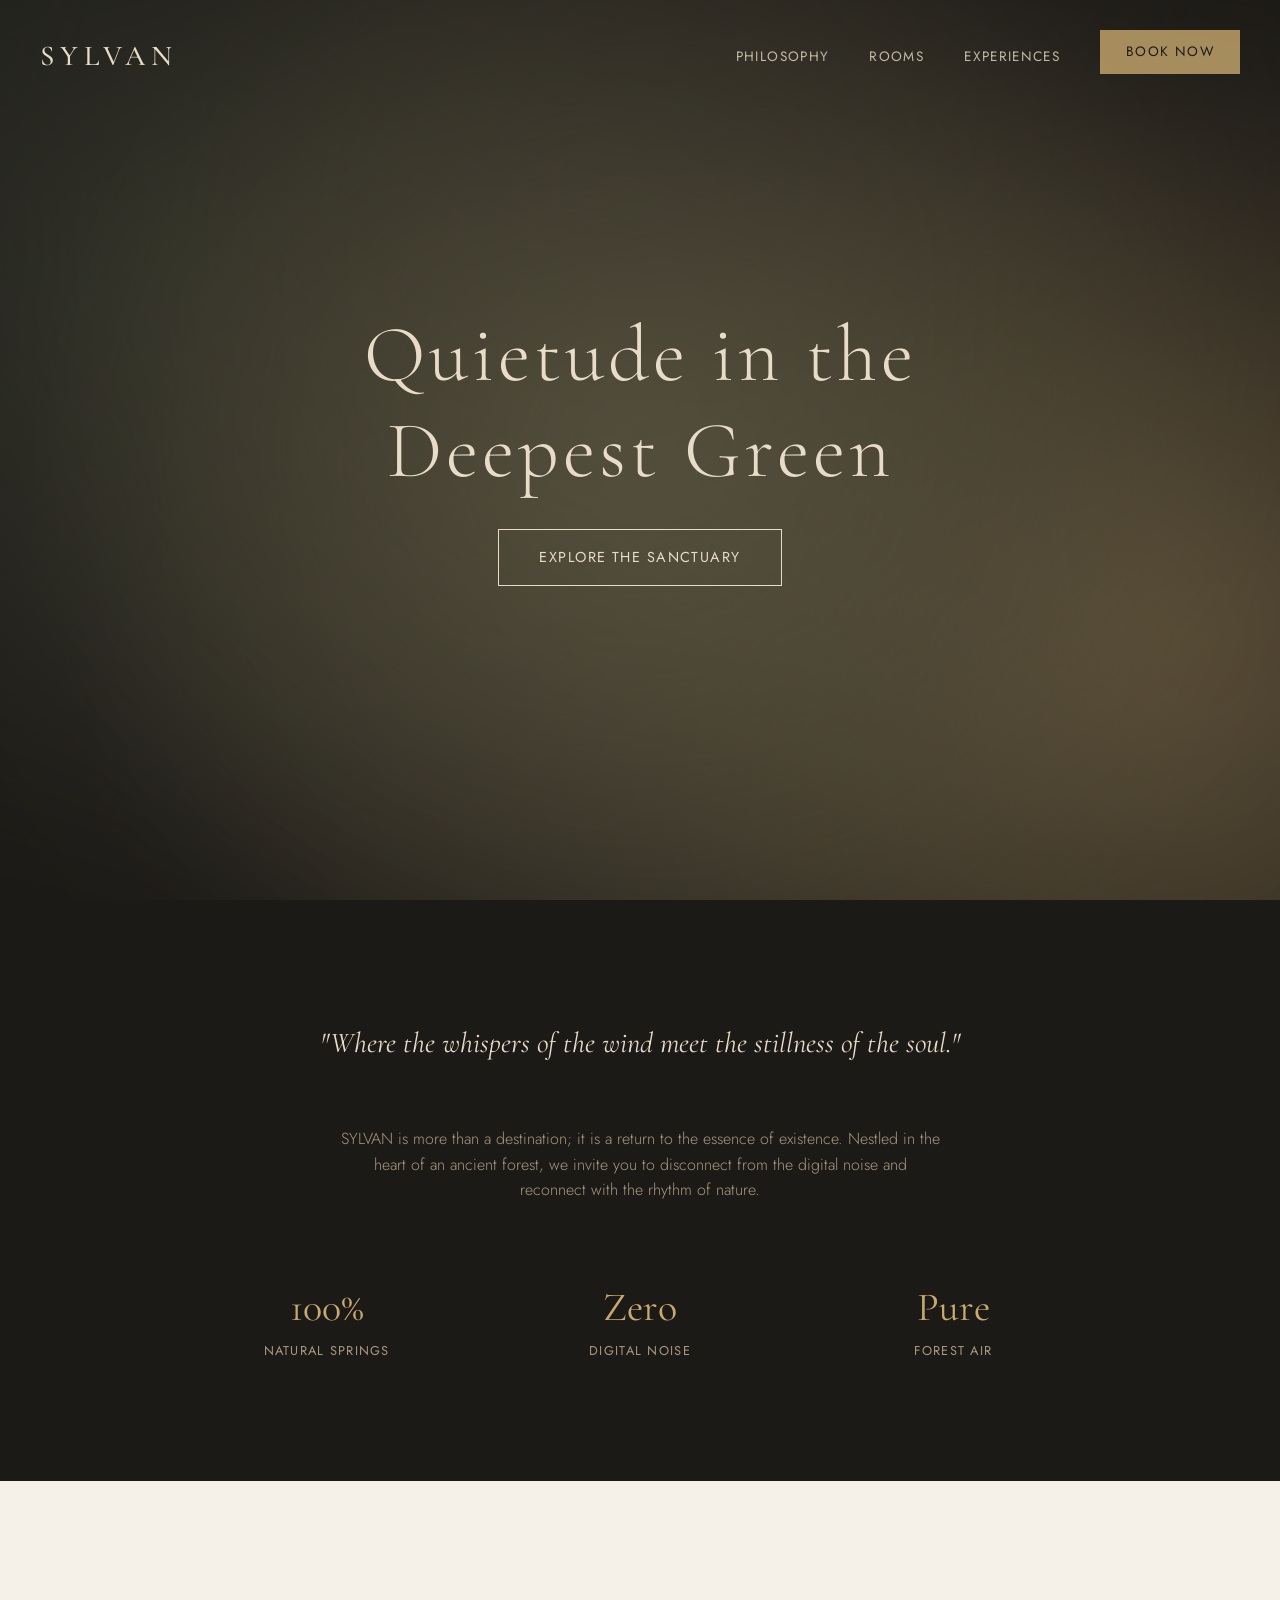
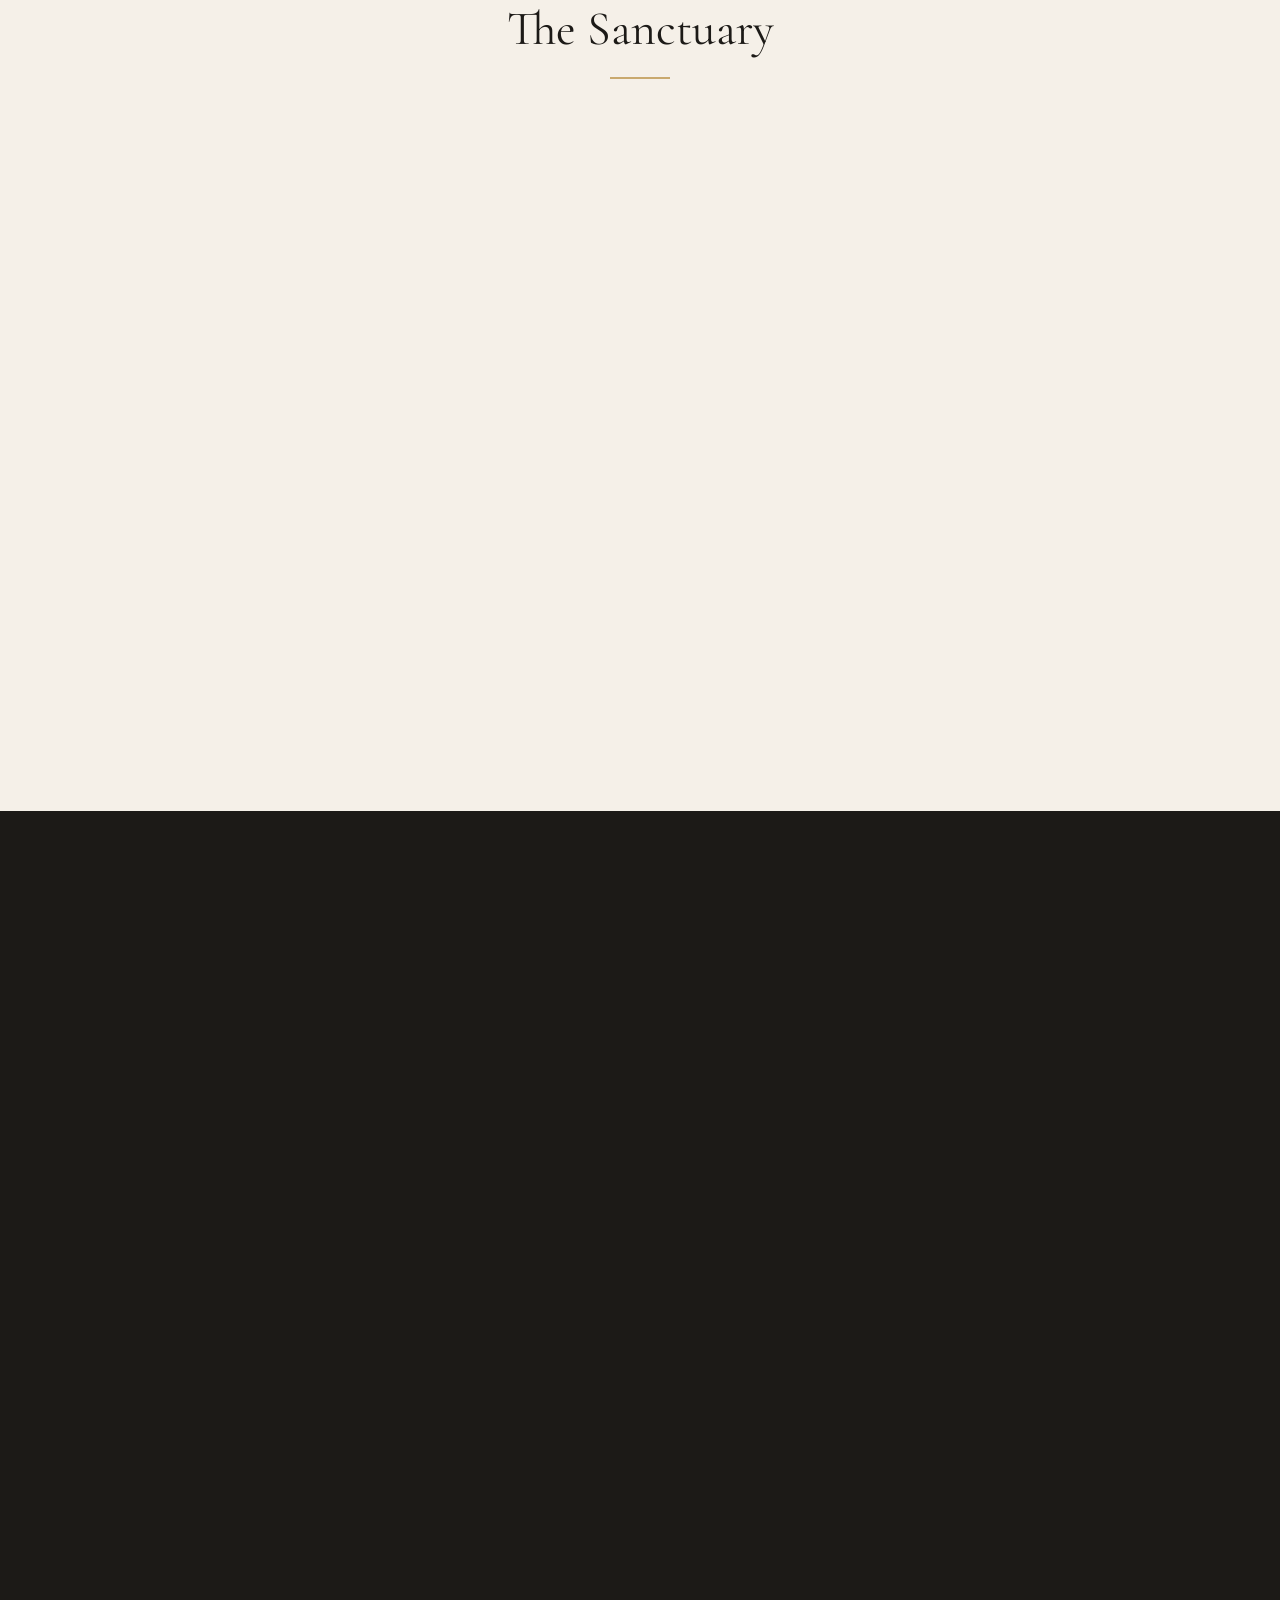
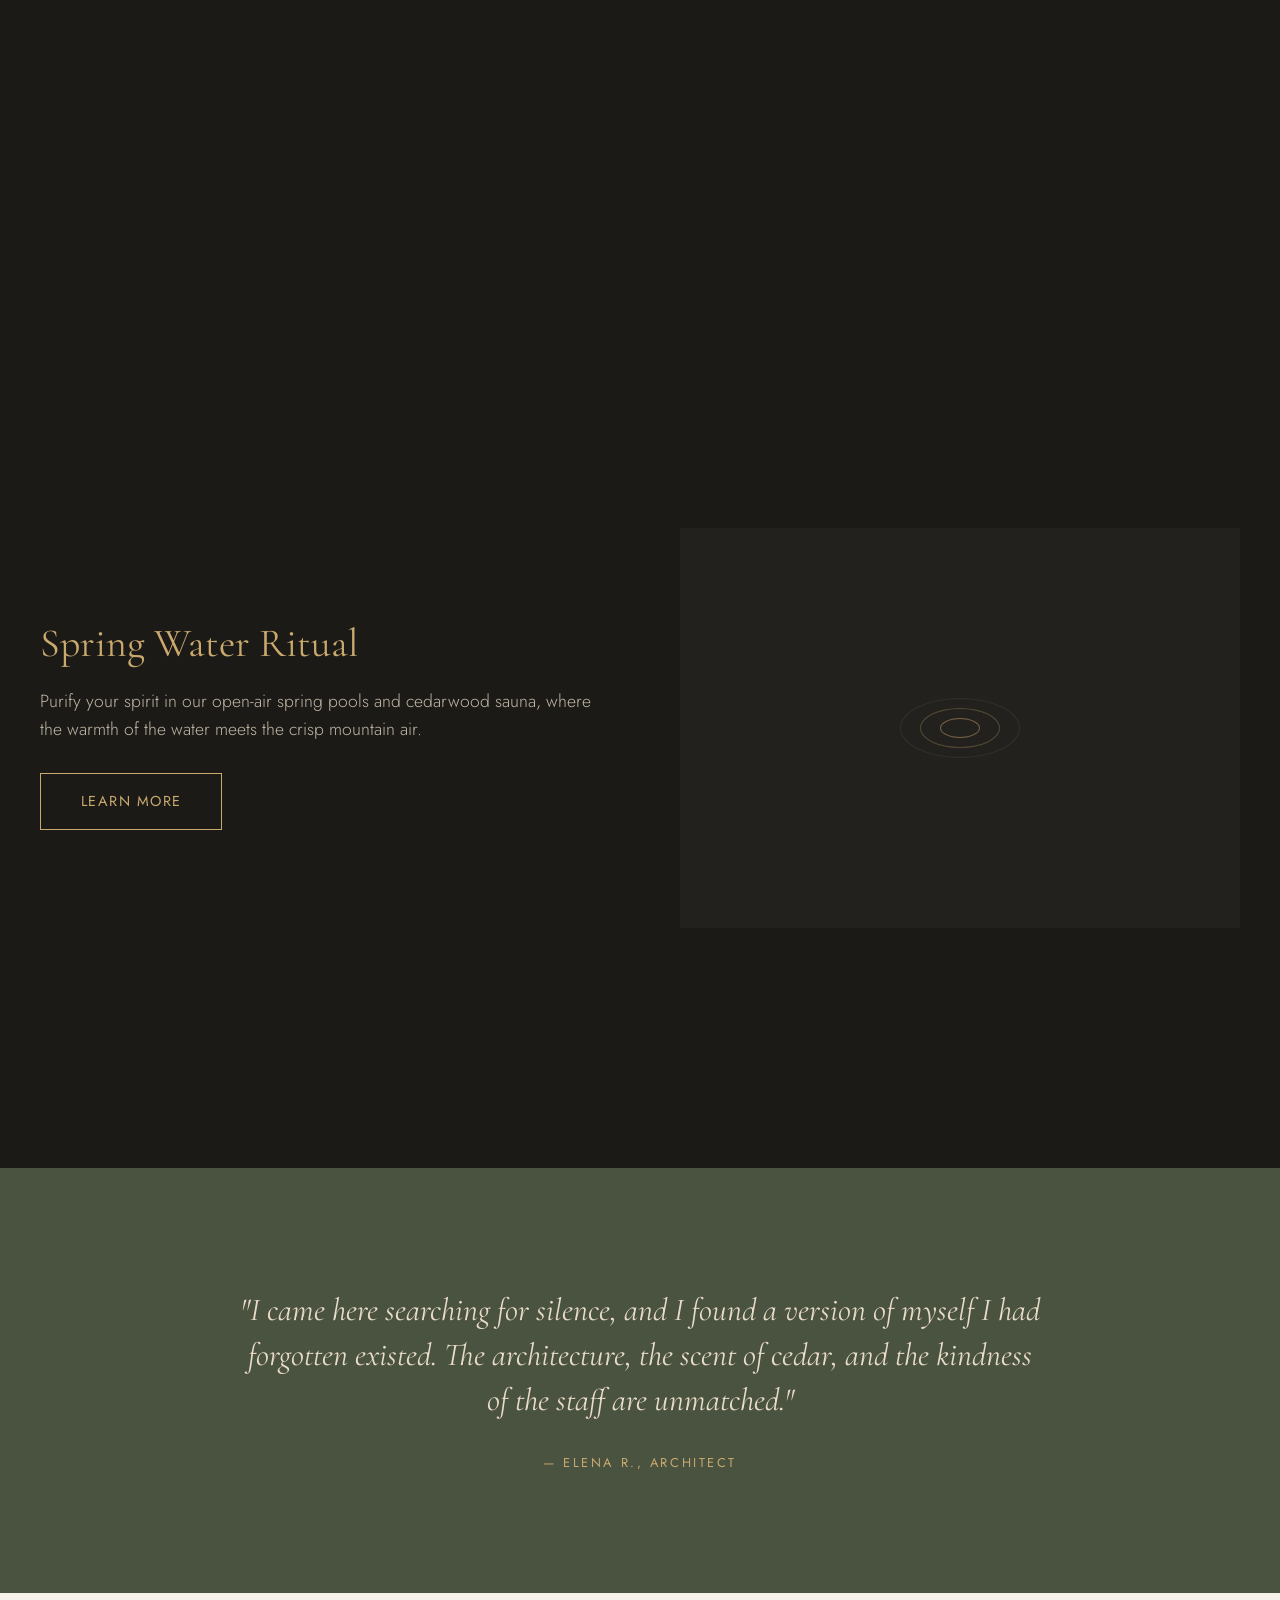
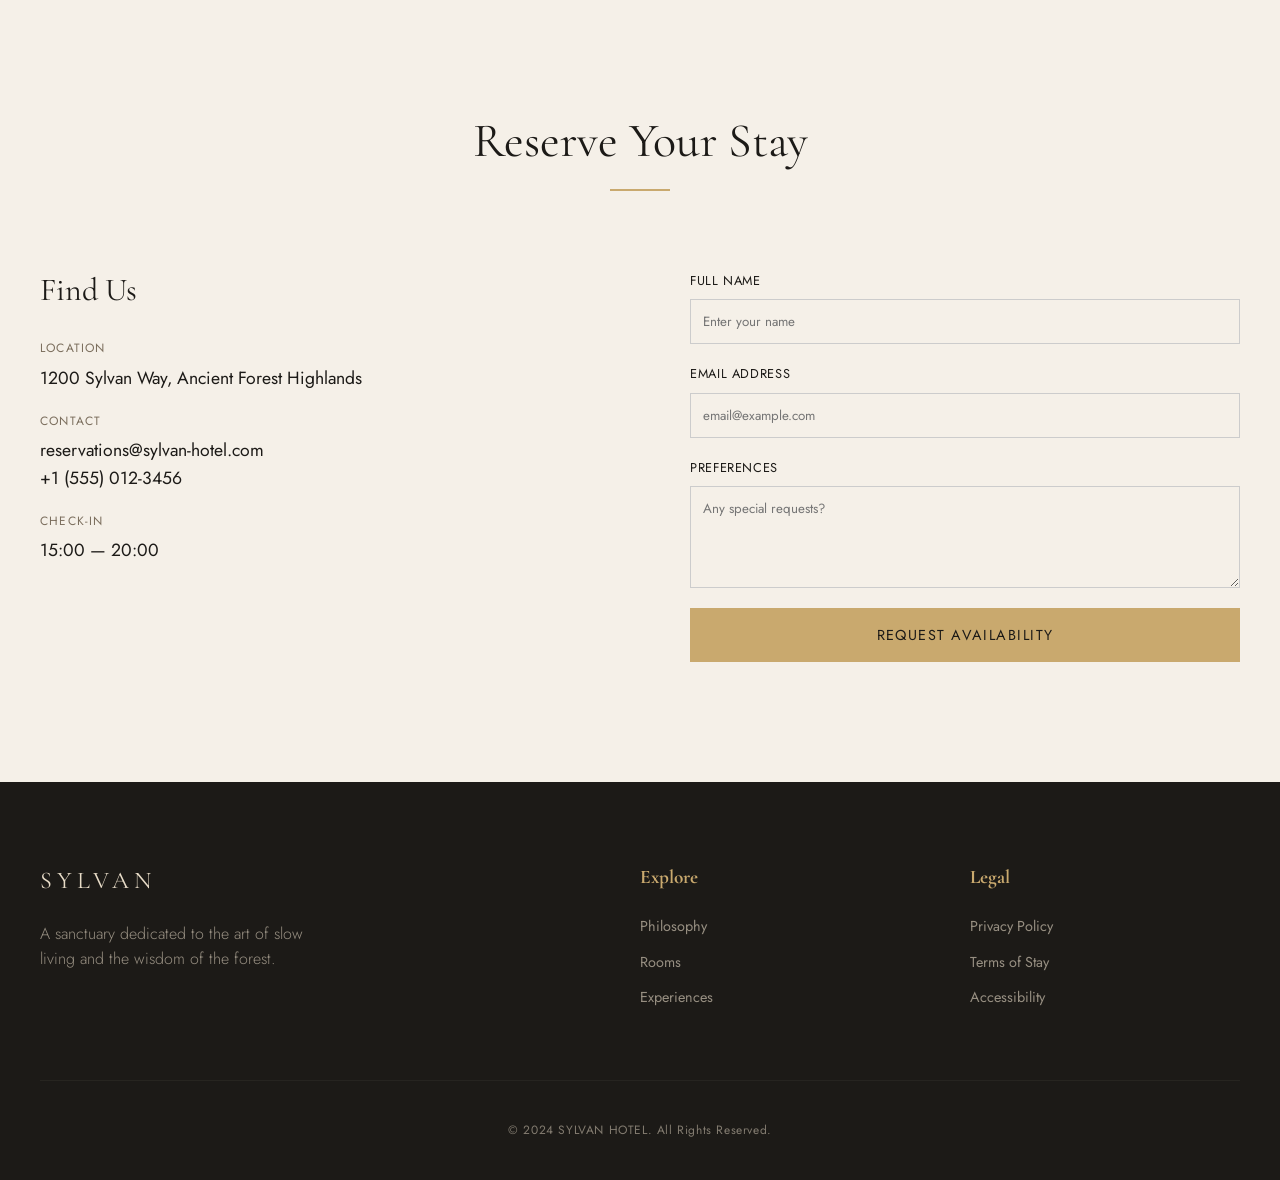
<file: python/05_localLLM_SKILL_design/出力内容/out03-gemma4-31b/index.html>
<!DOCTYPE html>
<html lang="ja">
 <head>
  <meta charset="utf-8"/>
  <meta content="width=device-width, initial-scale=1.0" name="viewport"/>
  <title>
   SYLVAN | Sanctuary in the Woods
  </title>
  <link href="https://fonts.googleapis.com" rel="preconnect"/>
  <link crossorigin="" href="https://fonts.gstatic.com" rel="preconnect"/>
  <link href="https://fonts.googleapis.com/css2?family=Cormorant+Garamond:wght@300;400;500;600&amp;family=Jost:wght@300;400;500&amp;display=swap" rel="stylesheet"/>
  <link href="style.css" rel="stylesheet"/>
 </head>
 <body>
  <header id="main-header">
   <div class="header-inner">
    <a class="logo" href="#">
     SYLVAN
    </a>
    <nav>
     <ul class="nav-links">
      <li>
       <a href="#about">
        Philosophy
       </a>
      </li>
      <li>
       <a href="#rooms">
        Rooms
       </a>
      </li>
      <li>
       <a href="#experiences">
        Experiences
       </a>
      </li>
      <li>
       <a class="btn btn-primary" href="#contact" style="padding: 10px 25px; color: var(--charcoal-earth);">
        Book Now
       </a>
      </li>
     </ul>
    </nav>
    <button aria-expanded="false" aria-label="Menu" class="mobile-toggle">
     <span>
     </span>
     <span>
     </span>
     <span>
     </span>
    </button>
   </div>
  </header>
  <main>
   <section class="hero">
    <div class="komorebi-canvas">
     <div class="komorebi-layer layer-1">
     </div>
     <div class="komorebi-layer layer-2">
     </div>
     <div class="komorebi-layer layer-3">
     </div>
    </div>
    <div class="hero-content" id="hero-content">
     <h1>
      Quietude in the
      <br/>
      Deepest Green
     </h1>
     <a class="btn btn-outline" href="#rooms" style="color: var(--linen); border-color: var(--linen);">
      Explore the Sanctuary
     </a>
    </div>
   </section>
   <section class="section philosophy" id="about">
    <div class="container">
     <p class="phi-quote reveal">
      "Where the whispers of the wind meet the stillness of the soul."
     </p>
     <p class="phi-text reveal">
      SYLVAN is more than a destination; it is a return to the essence of existence. Nestled in the heart of an ancient forest, we invite you to disconnect from the digital noise and reconnect with the rhythm of nature.
     </p>
     <div class="phi-stats">
      <div class="stat-item reveal reveal-stagger">
       <h3>
        100%
       </h3>
       <p>
        Natural Springs
       </p>
      </div>
      <div class="stat-item reveal reveal-stagger">
       <h3>
        Zero
       </h3>
       <p>
        Digital Noise
       </p>
      </div>
      <div class="stat-item reveal reveal-stagger">
       <h3>
        Pure
       </h3>
       <p>
        Forest Air
       </p>
      </div>
     </div>
    </div>
   </section>
   <section class="section rooms" id="rooms">
    <div class="container">
     <h2 class="section-title reveal">
      The Sanctuary
     </h2>
     <div class="rooms-grid">
      <div class="room-card reveal reveal-stagger">
       <div class="emblem-forest">
       </div>
       <h3>
        Oak &amp; Moss
       </h3>
       <p>
        A grounding retreat designed for deep introspection, enveloped by the forest floor's embrace.
       </p>
       <a class="btn btn-outline" href="#contact">
        Details
       </a>
      </div>
      <div class="room-card featured reveal reveal-stagger">
       <div class="emblem-canopy">
       </div>
       <h3>
        Above the Understory
       </h3>
       <p>
        Elevated living among the treetops, offering a panoramic perspective of the emerald canopy.
       </p>
       <a class="btn btn-primary" href="#contact">
        Details
       </a>
      </div>
      <div class="room-card reveal reveal-stagger">
       <div class="emblem-ridge">
        <span>
        </span>
        <span>
        </span>
        <span>
        </span>
       </div>
       <h3>
        The Long View
       </h3>
       <p>
        A minimalist villa perched on the ridge, where the horizon meets the mountain peaks.
       </p>
       <a class="btn btn-outline" href="#contact">
        Details
       </a>
      </div>
     </div>
    </div>
   </section>
   <section class="section experiences" id="experiences">
    <div class="container">
     <h2 class="section-title reveal" style="color: var(--linen);">
      Curated Moments
     </h2>
     <div class="exp-row reveal">
      <div class="exp-visual">
       <div class="vis-dawn">
       </div>
      </div>
      <div class="exp-content">
       <h3>
        Dawn Forest Bathing
       </h3>
       <p>
        Experience the profound silence of the forest at first light. Our guided mindfulness walks help you synchronize your breath with the waking woods.
       </p>
       <a class="btn btn-outline" href="#contact">
        Learn More
       </a>
      </div>
     </div>
     <div class="exp-row reveal">
      <div class="exp-visual">
       <div class="vis-table">
        <span>
        </span>
        <span>
        </span>
       </div>
      </div>
      <div class="exp-content">
       <h3>
        Wild-Foraged Dining
       </h3>
       <p>
        A culinary journey featuring seasonal mountain herbs and local treasures, served around a crackling bonfire under a blanket of stars.
       </p>
       <a class="btn btn-outline" href="#contact">
        Learn More
       </a>
      </div>
     </div>
     <div class="exp-row reveal">
      <div class="exp-visual">
       <div class="vis-water">
        <div>
        </div>
        <div>
        </div>
        <div>
        </div>
       </div>
      </div>
      <div class="exp-content">
       <h3>
        Spring Water Ritual
       </h3>
       <p>
        Purify your spirit in our open-air spring pools and cedarwood sauna, where the warmth of the water meets the crisp mountain air.
       </p>
       <a class="btn btn-outline" href="#contact">
        Learn More
       </a>
      </div>
     </div>
    </div>
   </section>
   <section class="section testimonials">
    <div class="container">
     <div class="testimonial-card reveal">
      <p class="testimonial-text">
       "I came here searching for silence, and I found a version of myself I had forgotten existed. The architecture, the scent of cedar, and the kindness of the staff are unmatched."
      </p>
      <p class="testimonial-author">
       — Elena R., Architect
      </p>
     </div>
    </div>
   </section>
   <section class="section contact" id="contact">
    <div class="container">
     <h2 class="section-title reveal">
      Reserve Your Stay
     </h2>
     <div class="contact-grid">
      <div class="contact-info reveal">
       <h3>
        Find Us
       </h3>
       <div class="info-item">
        <label>
         Location
        </label>
        <p>
         1200 Sylvan Way, Ancient Forest Highlands
        </p>
       </div>
       <div class="info-item">
        <label>
         Contact
        </label>
        <p>
         reservations@sylvan-hotel.com
         <br/>
         +1 (555) 012-3456
        </p>
       </div>
       <div class="info-item">
        <label>
         Check-in
        </label>
        <p>
         15:00 — 20:00
        </p>
       </div>
      </div>
      <form class="booking-form reveal" id="bookingForm">
       <div class="form-group">
        <label>
         Full Name
        </label>
        <input placeholder="Enter your name" required="" type="text"/>
       </div>
       <div class="form-group">
        <label>
         Email Address
        </label>
        <input placeholder="email@example.com" required="" type="email"/>
       </div>
       <div class="form-group">
        <label>
         Preferences
        </label>
        <textarea placeholder="Any special requests?" rows="4"></textarea>
       </div>
       <button class="btn btn-primary" id="submitBtn" type="submit">
        Request Availability
       </button>
      </form>
     </div>
    </div>
   </section>
  </main>
  <footer>
   <div class="container">
    <div class="footer-inner">
     <div>
      <span class="footer-logo">
       SYLVAN
      </span>
      <p style="opacity: 0.6; font-weight: 300; max-width: 300px;">
       A sanctuary dedicated to the art of slow living and the wisdom of the forest.
      </p>
     </div>
     <div class="footer-links">
      <h4>
       Explore
      </h4>
      <ul>
       <li>
        <a href="#about">
         Philosophy
        </a>
       </li>
       <li>
        <a href="#rooms">
         Rooms
        </a>
       </li>
       <li>
        <a href="#experiences">
         Experiences
        </a>
       </li>
      </ul>
     </div>
     <div class="footer-links">
      <h4>
       Legal
      </h4>
      <ul>
       <li>
        <a href="#">
         Privacy Policy
        </a>
       </li>
       <li>
        <a href="#">
         Terms of Stay
        </a>
       </li>
       <li>
        <a href="#">
         Accessibility
        </a>
       </li>
      </ul>
     </div>
    </div>
    <div class="footer-bottom">
     © 2024 SYLVAN HOTEL. All Rights Reserved.
    </div>
   </div>
  </footer>
  <script src="app.js">
  </script>
 </body>
</html>
</file>
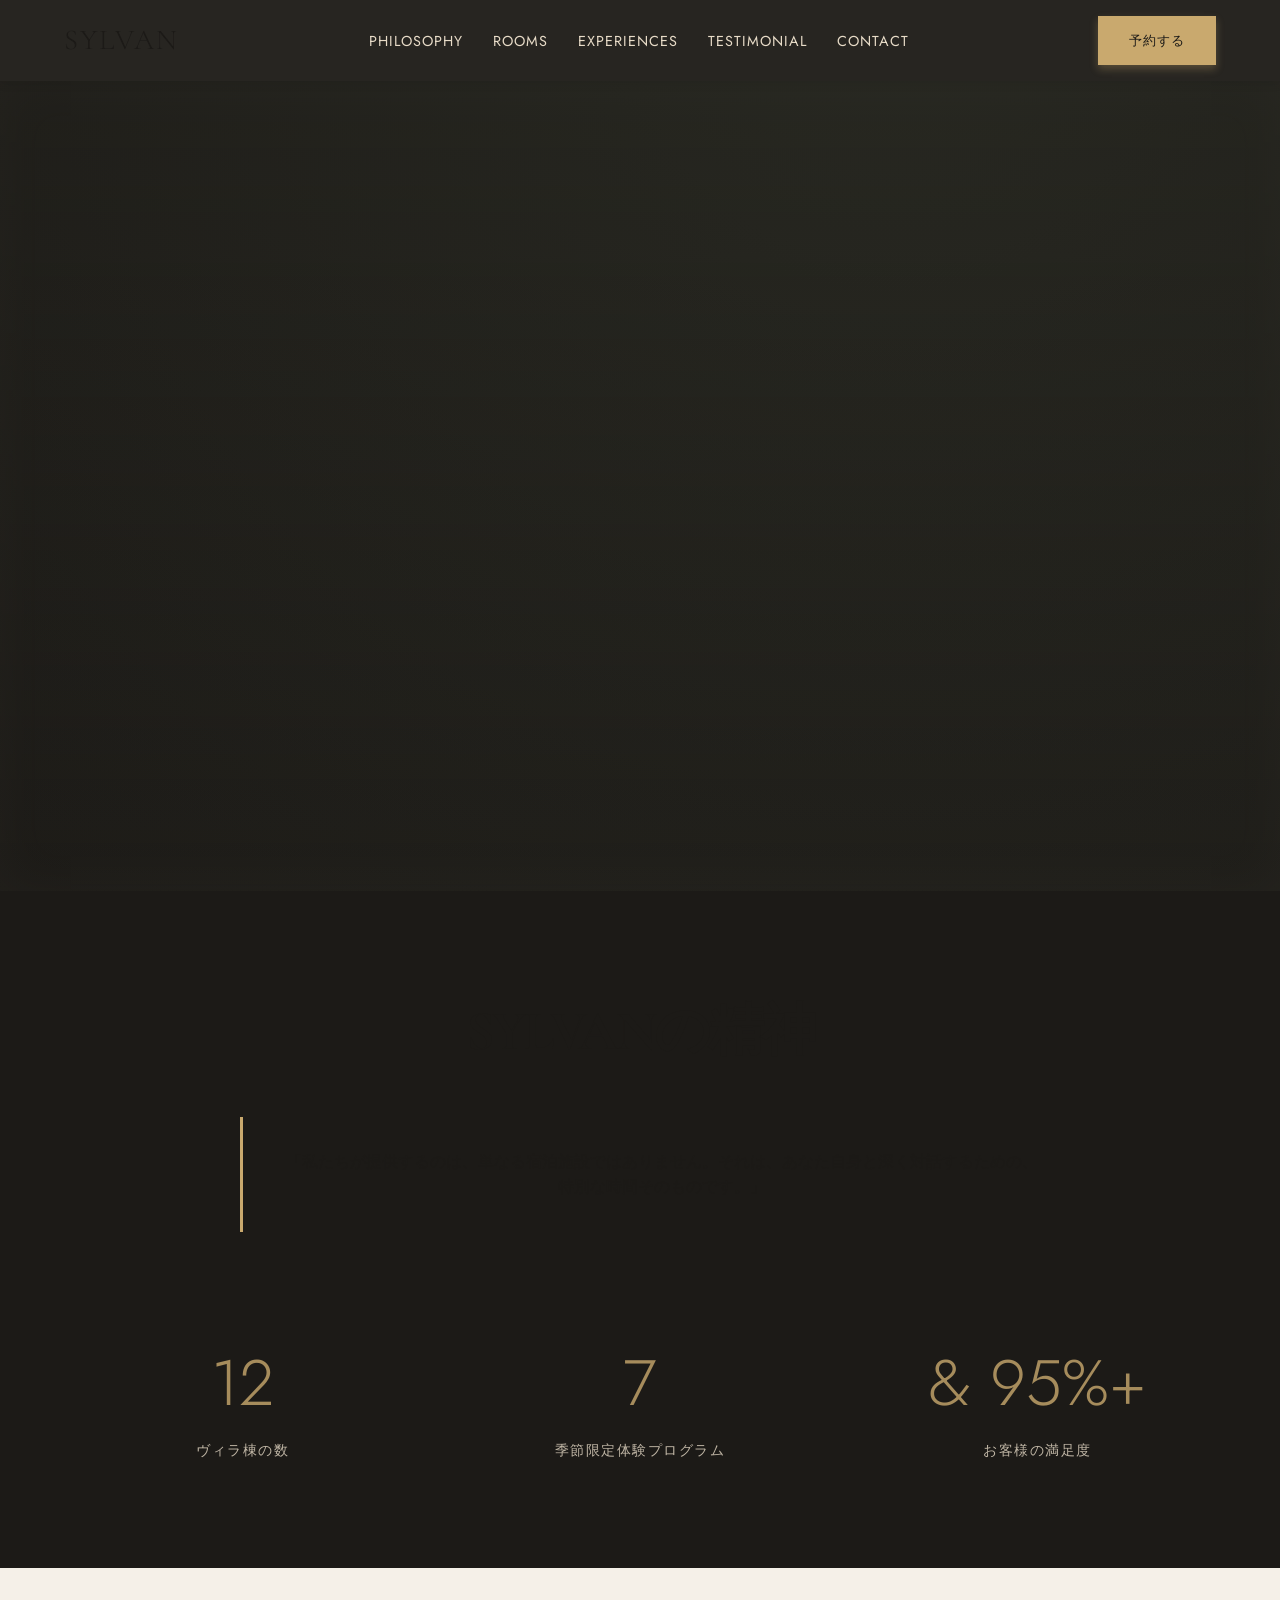
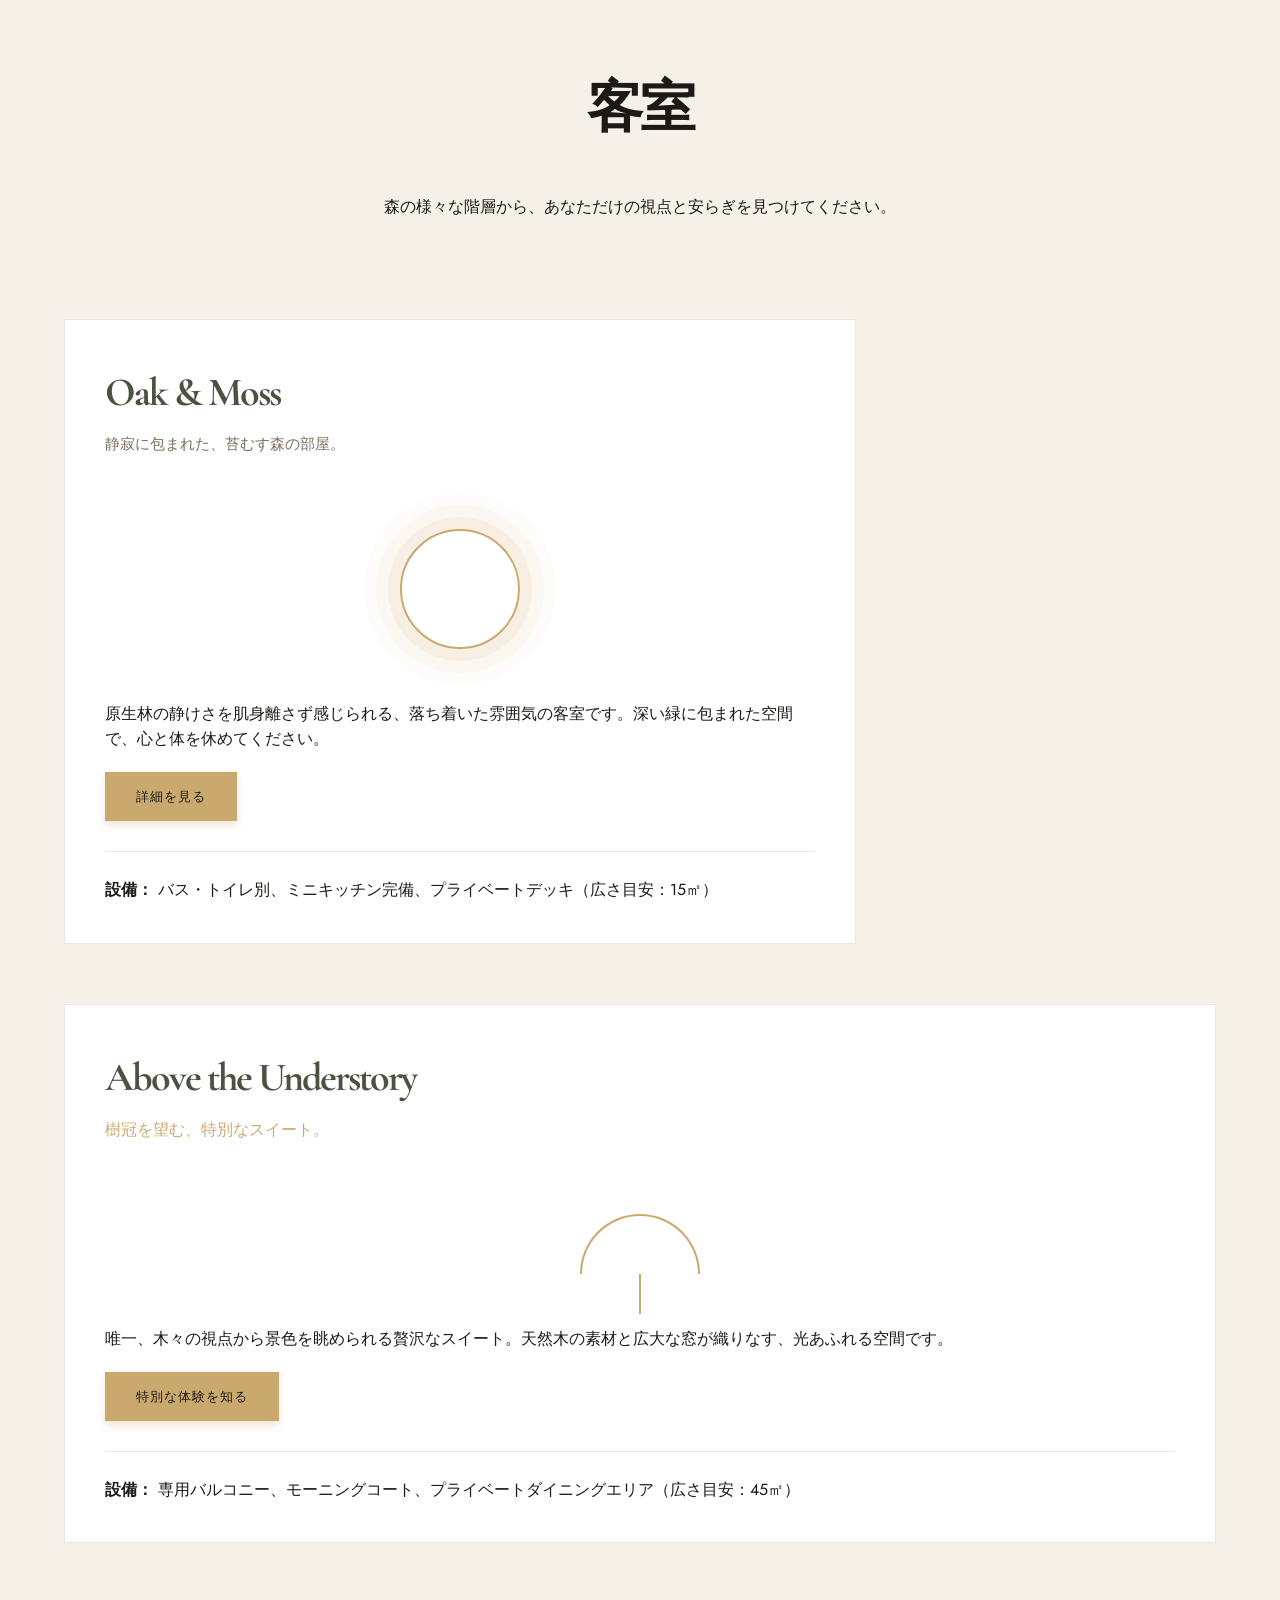
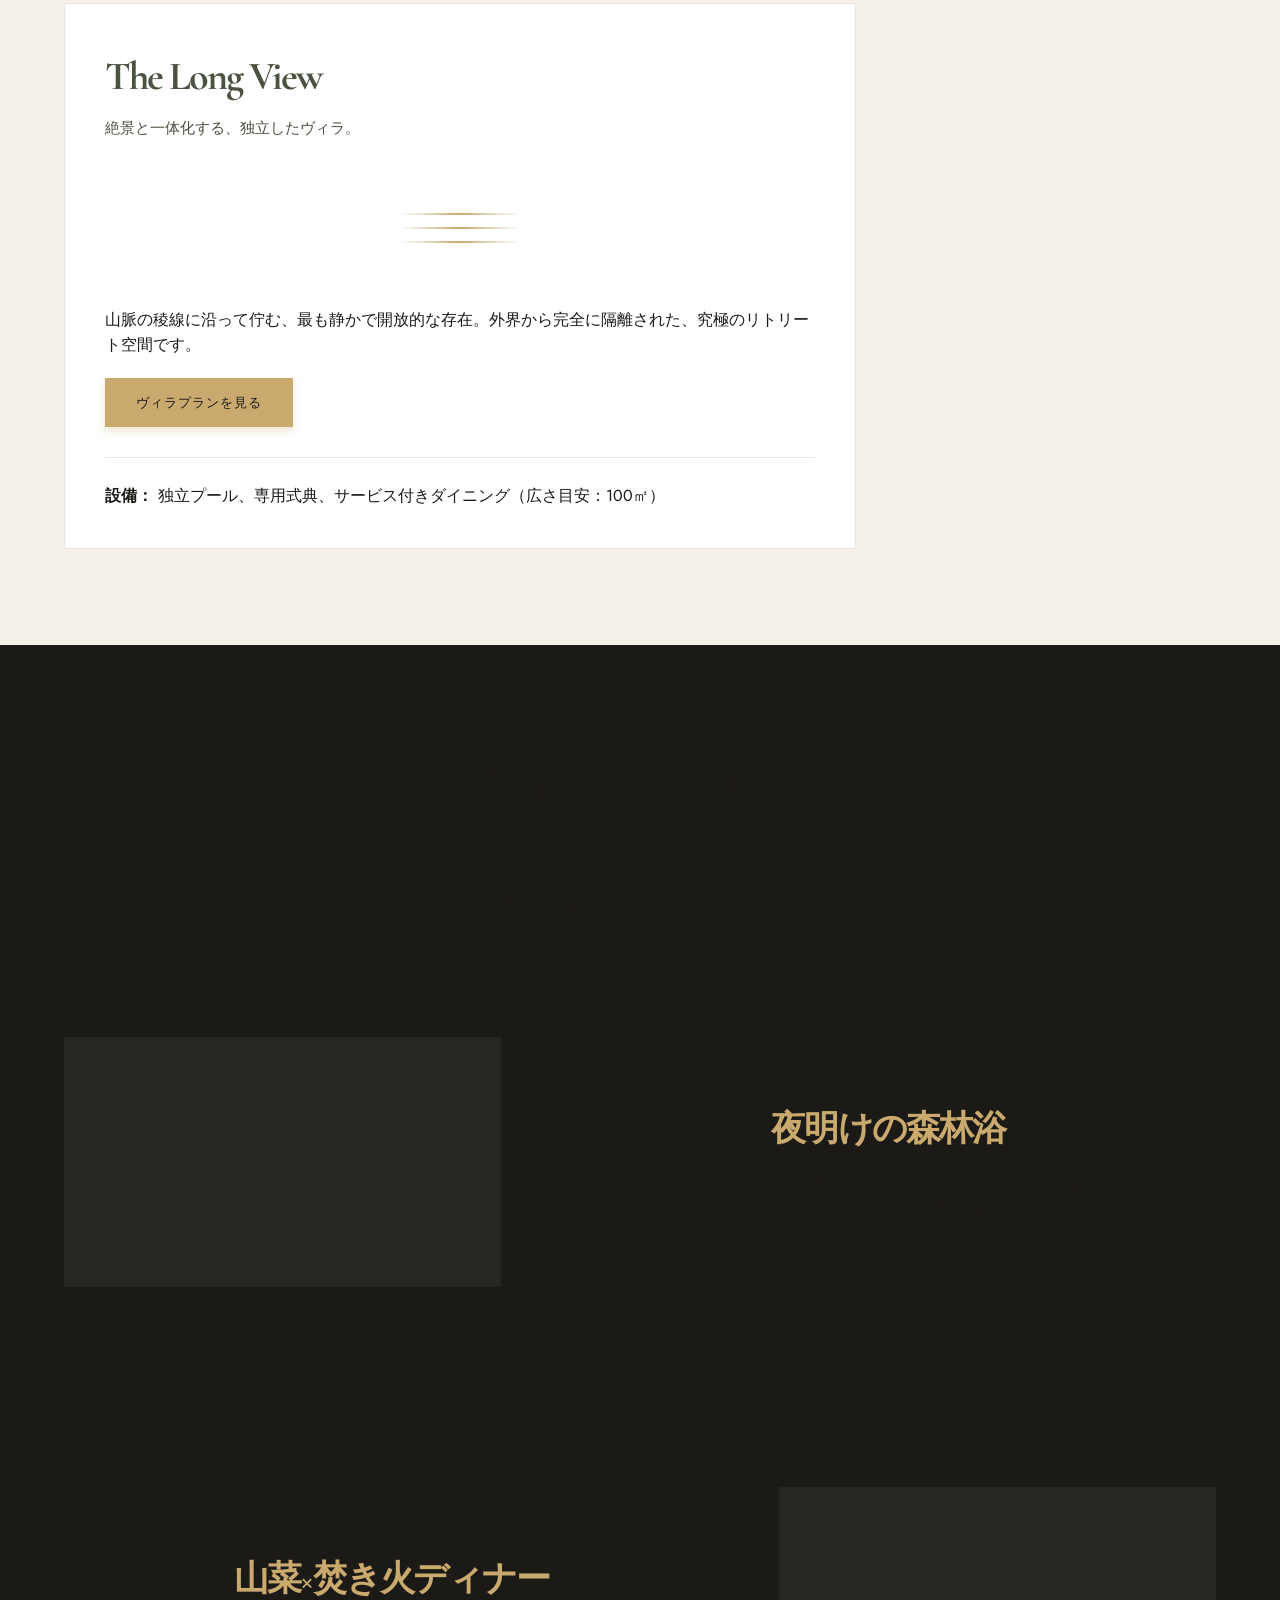
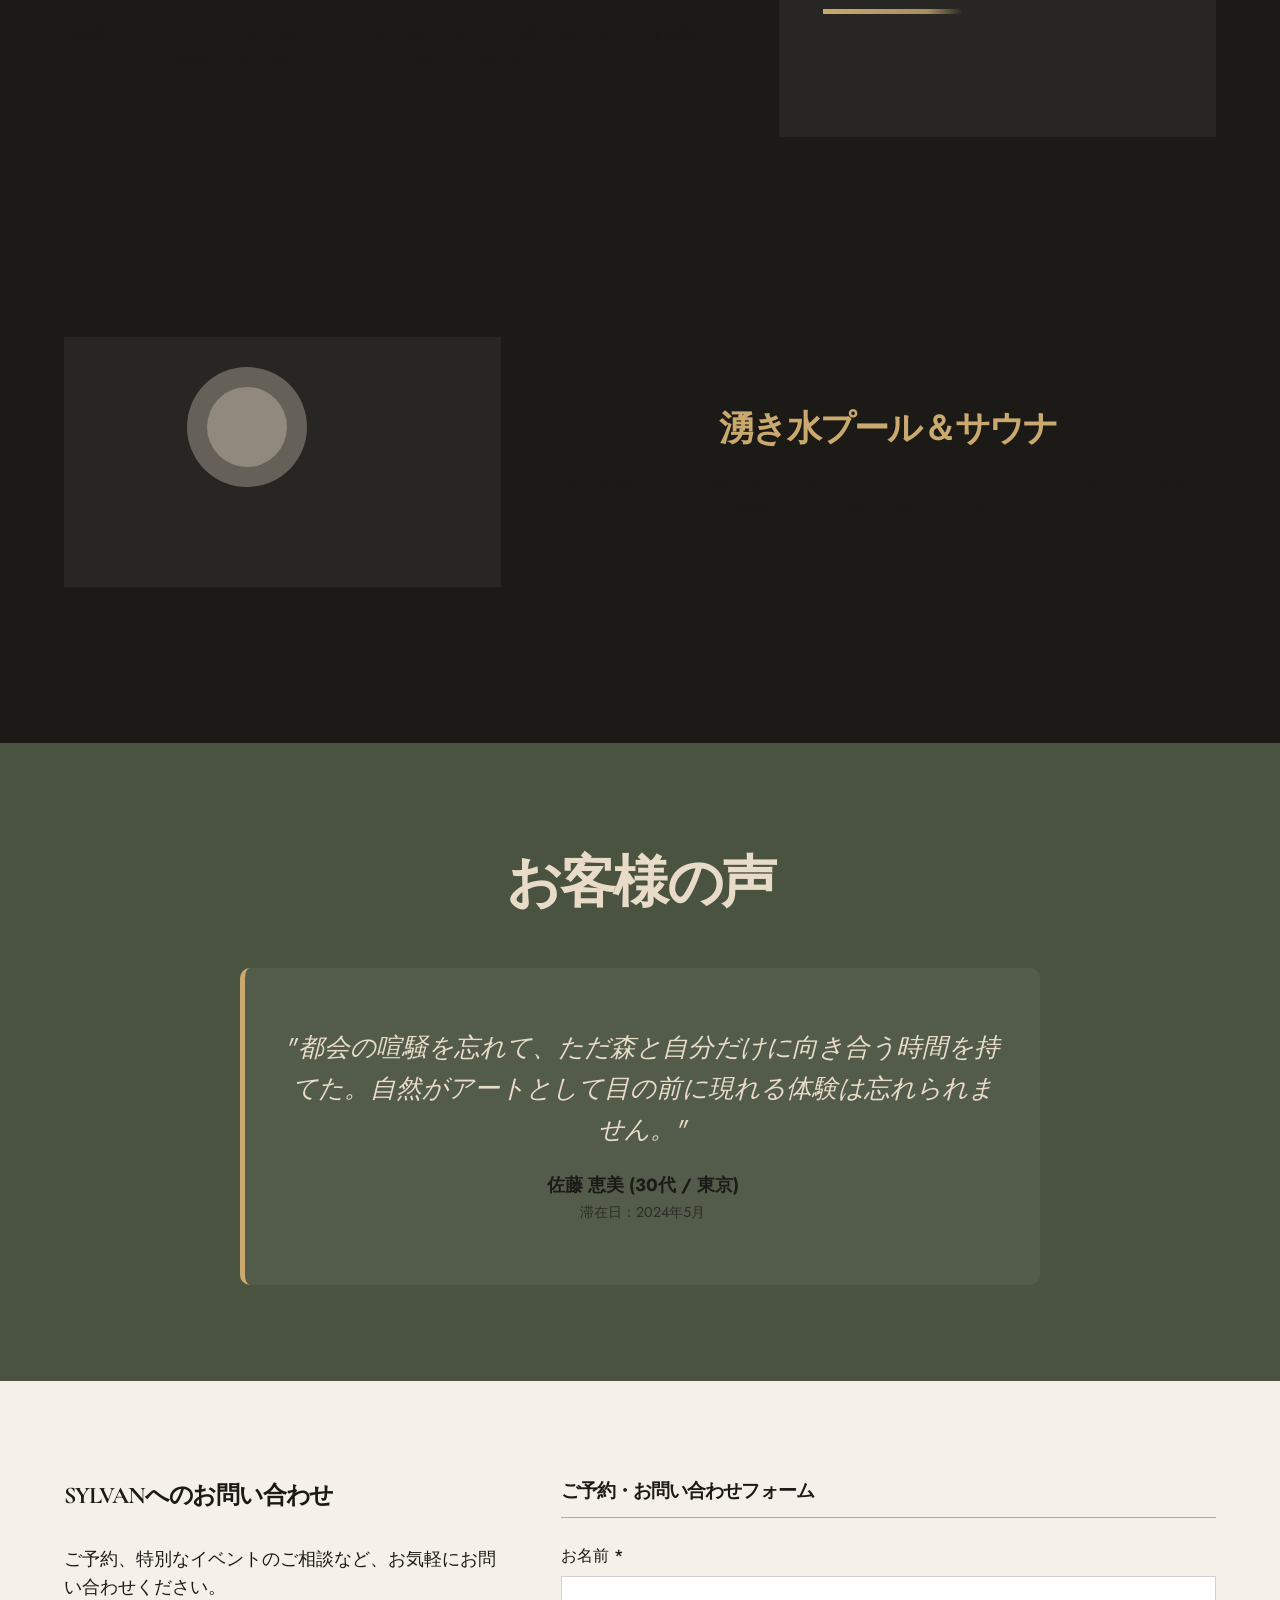
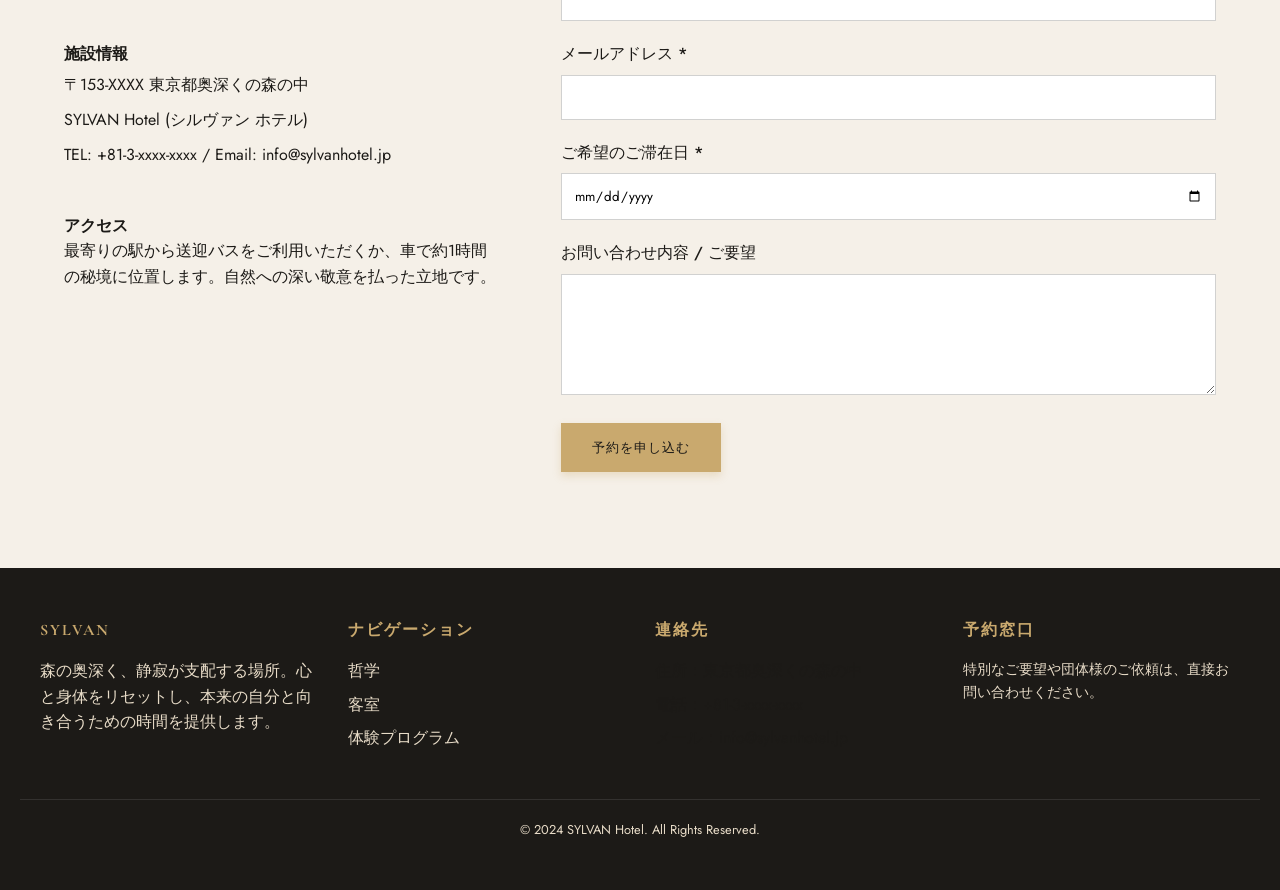
<file: python/05_localLLM_SKILL_design/出力内容/out03/index.html>
<!DOCTYPE html>
<html lang="ja">
 <head>
  <meta charset="utf-8"/>
  <meta content="width=device-width, initial-scale=1.0" name="viewport"/>
  <title>
   SYLVAN - 森林に抱かれた滞在
  </title>
  <link href="https://fonts.googleapis.com" rel="preconnect"/>
  <link crossorigin="" href="https://fonts.gstatic.com" rel="preconnect"/>
  <link href="https://fonts.googleapis.com/css2?family=Cormorant+Garamond:wght@300;400;600&amp;family=Jost:wght@300;400;500;700&amp;display=swap" rel="stylesheet"/>
  <link href="style.css" rel="stylesheet"/>
 </head>
 <body>
  <!-- Sticky Header -->
  <header id="site-header">
   <div class="nav-content">
    <div class="logo">
     <h1>
      SYLVAN
     </h1>
    </div>
    <!-- Mobile Menu Toggle -->
    <button aria-controls="main-navigation" aria-expanded="false" aria-label="ナビゲーションメニューを開く" class="menu-toggle">
     ☢
     <!-- Hamburger Icon Placeholder -->
    </button>
    <!-- Desktop Navigation Links -->
    <nav class="nav-links" id="main-navigation" role="menu">
     <ul>
      <li>
       <a href="#philosophy">
        Philosophy
       </a>
      </li>
      <li>
       <a href="#rooms">
        Rooms
       </a>
      </li>
      <li>
       <a href="#experiences">
        Experiences
       </a>
      </li>
      <li>
       <a href="#testimonial">
        Testimonial
       </a>
      </li>
      <li>
       <a href="#contact">
        Contact
       </a>
      </li>
     </ul>
    </nav>
    <!-- Booking CTA -->
    <div>
     <button class="btn btn-primary" onclick="document.getElementById('bookingForm').scrollIntoView({ behavior: 'smooth' });">
      予約する
     </button>
    </div>
   </div>
  </header>
  <!-- 1. HERO SECTION (Dappled Light) -->
  <section id="hero">
   <div class="dappled-light">
    <!-- Layering the gradients for the wood sunlight effect -->
    <div class="layer-3" style="--x: -10vw; --y: 20vh;">
    </div>
    <div class="layer-1" style="--x: 5vw; --y: 80vh;">
    </div>
    <div class="layer-2" style="--x: 70vw; --y: -10vh;">
    </div>
   </div>
   <div class="hero-content reveal">
    <h1>
     森の深奥に、時間が溶ける場所。
    </h1>
    <p>
     都会の喧騒を忘れさせる静寂と、自然が織りなす光の芸術があなたを包み込む滞在へ。
    </p>
    <button class="btn btn-primary" onclick="document.getElementById('rooms').scrollIntoView({ behavior: 'smooth' });">
     空室を確認する
    </button>
   </div>
  </section>
  <!-- 2. PHILOSOPHY (About Section) -->
  <section class="reveal" id="philosophy">
   <div class="container">
    <h2 class="reveal reveal-stagger">
     SYLVANの精神
    </h2>
    <!-- Quote Container -->
    <figure class="quote-container reveal reveal-stagger" style="transition-delay: 0.15s;">
     <figcaption>
      「私たちが提供するのは、単なる宿泊施設ではありません。それは、あなた自身と深く対話するための、特別な時間そのものです。」
     </figcaption>
    </figure>
    <!-- Stats Grid -->
    <div class="stats-grid reveal reveal-stagger" style="transition-delay: 0.3s;">
     <div class="stat-card">
      <span class="stat-number">
       12
      </span>
      <span class="stat-label">
       ヴィラ棟の数
      </span>
     </div>
     <div class="stat-card">
      <span class="stat-number">
       7
      </span>
      <span class="stat-label">
       季節限定体験プログラム
      </span>
     </div>
     <div class="stat-card">
      <span class="stat-number">
       &amp; 95%+
      </span>
      <span class="stat-label">
       お客様の満足度
      </span>
     </div>
    </div>
   </div>
  </section>
  <!-- 3. ROOMS (Room Grid) -->
  <section class="reveal" id="rooms">
   <div class="container">
    <h2 class="reveal reveal-stagger">
     客室
    </h2>
    <p style="text-align: center; margin-bottom: 50px;">
     森の様々な階層から、あなただけの視点と安らぎを見つけてください。
    </p>
    <!-- Room Grid Structure -->
    <div class="room-grid reveal reveal-stagger">
     <!-- Card 1: Oak & Moss (Forest Room) - Standard Width -->
     <div class="room-card-wrapper col-full room-card reveal reveal-stagger" style="transition-delay: 0.1s;">
      <div class="room-header">
       <h3>
        Oak &amp; Moss
       </h3>
       <p style="color: var(--color-warm-stone); font-size: 0.95rem; margin-bottom: 20px;">
        静寂に包まれた、苔むす森の部屋。
       </p>
      </div>
      <!-- Emblem Implementation -->
      <div class="emblem">
       <div class="emblem-forest">
       </div>
      </div>
      <div class="room-body">
       <p style="margin-bottom: 20px;">
        原生林の静けさを肌身離さず感じられる、落ち着いた雰囲気の客室です。深い緑に包まれた空間で、心と体を休めてください。
       </p>
       <button class="btn btn-primary" onclick="alert('Oak &amp; Mossのご予約を承ります。');">
        詳細を見る
       </button>
      </div>
      <!-- Details -->
      <div class="room-detail reveal reveal-stagger" style="transition-delay: 0.2s;">
       <strong>
        設備：
       </strong>
       バス・トイレ別、ミニキッチン完備、プライベートデッキ（広さ目安：15㎡）
      </div>
     </div>
     <!-- Card 2: Above the Understory (Canopy Suite) - Feature Width -->
     <div class="room-card-wrapper col-feature room-card reveal reveal-stagger" style="transition-delay: 0.3s;">
      <div class="room-header">
       <h3>
        Above the Understory
       </h3>
       <p style="color: var(--color-aged-brass); font-size: 1rem; margin-bottom: 20px;">
        樹冠を望む、特別なスイート。
       </p>
      </div>
      <!-- Emblem Implementation -->
      <div class="emblem">
       <div class="emblem-canopy">
       </div>
      </div>
      <div class="room-body">
       <p style="margin-bottom: 20px;">
        唯一、木々の視点から景色を眺められる贅沢なスイート。天然木の素材と広大な窓が織りなす、光あふれる空間です。
       </p>
       <button class="btn btn-primary" onclick="alert('Above the Understoryのご予約を承ります。');">
        特別な体験を知る
       </button>
      </div>
      <!-- Details -->
      <div class="room-detail reveal reveal-stagger" style="transition-delay: 0.2s;">
       <strong>
        設備：
       </strong>
       専用バルコニー、モーニングコート、プライベートダイニングエリア（広さ目安：45㎡）
      </div>
     </div>
     <!-- Card 3: The Long View (Ridge Villa) - Standard Width -->
     <div class="room-card-wrapper col-full room-card reveal reveal-stagger" style="transition-delay: 0.4s;">
      <div class="room-header">
       <h3>
        The Long View
       </h3>
       <p style="color: var(--color-forest-moss); font-size: 0.95rem; margin-bottom: 20px;">
        絶景と一体化する、独立したヴィラ。
       </p>
      </div>
      <!-- Emblem Implementation -->
      <div class="emblem">
       <div class="emblem-ridge">
        <span>
        </span>
        <span>
        </span>
        <span>
        </span>
       </div>
      </div>
      <div class="room-body">
       <p style="margin-bottom: 20px;">
        山脈の稜線に沿って佇む、最も静かで開放的な存在。外界から完全に隔離された、究極のリトリート空間です。
       </p>
       <button class="btn btn-primary" onclick="alert('The Long Viewのご予約を承ります。');">
        ヴィラプランを見る
       </button>
      </div>
      <!-- Details -->
      <div class="room-detail reveal reveal-stagger" style="transition-delay: 0.2s;">
       <strong>
        設備：
       </strong>
       独立プール、専用式典、サービス付きダイニング（広さ目安：100㎡）
      </div>
     </div>
    </div>
   </div>
  </section>
  <!-- 4. EXPERIENCES (Experiences Section) -->
  <section class="reveal" id="experiences">
   <div class="container reveal reveal-stagger">
    <h2>
     特別な森の体験
    </h2>
    <p style="max-width: 700px; margin: 0 auto 60px;">
     SYLVANでは、自然との調和を深く感じていただくためのプログラムをご用意しています。
    </p>
    <!-- Experience 1: Dawn Visual (Dawn) -->
    <div class="experience-grid">
     <div class="exp-item reveal reveal-stagger" style="transition-delay: 0.1s;">
      <div class="exp-visual">
       <div class="emblem-dawn">
       </div>
      </div>
      <div class="exp-content">
       <h3>
        夜明けの森林浴
       </h3>
       <p>
        まだ夜明け前の静寂の中、新鮮な空気と光を全身で受け止めます。五感を研ぎ澄ませることで、本来の自分と対話する時間を提供します。
       </p>
      </div>
     </div>
     <!-- Experience 2: Table Visual (Dining) -->
     <div class="exp-item reverse reveal reveal-stagger" style="transition-delay: 0.3s;">
      <div class="exp-content">
       <h3>
        山菜×焚き火ディナー
       </h3>
       <p>
        熟練の料理人が、その土地で採れた旬の山菜と薪火を使い、五感で味わう特別な食体験。自然の恵みを最大限に引き出した献立をお楽しみください。
       </p>
      </div>
      <div class="exp-visual">
       <div class="emblem-table">
       </div>
      </div>
     </div>
     <!-- Experience 3: Water Visual (Spa) -->
     <div class="exp-item reveal reveal-stagger" style="transition-delay: 0.5s;">
      <div class="exp-visual">
       <div class="emblem-water">
       </div>
      </div>
      <div class="exp-content">
       <h3>
        湧き水プール＆サウナ
       </h3>
       <p>
        森の奥深くにある天然の湧き水を利用したインフィニティプールと、心身を芯から温める伝統的なサウナ。滞在の疲れを洗い流します。
       </p>
      </div>
     </div>
    </div>
   </div>
  </section>
  <!-- 5. TESTIMONIAL (Testimonial) -->
  <section class="reveal reveal-stagger" id="testimonial">
   <div class="container">
    <h2>
     お客様の声
    </h2>
    <article class="review-card reveal">
     <p>
      "都会の喧騒を忘れて、ただ森と自分だけに向き合う時間を持てた。自然がアートとして目の前に現れる体験は忘れられません。"
     </p>
     <div class="reviewer-info">
      <strong>
       佐藤 恵美 (30代 / 東京)
      </strong>
      <span>
       滞在日：2024年5月
      </span>
     </div>
    </article>
   </div>
  </section>
  <!-- 6. CONTACT / BOOKING -->
  <section class="reveal reveal-stagger" id="contact">
   <div class="container contact-grid">
    <!-- Left Side: Information -->
    <div>
     <h2 style="margin-bottom: 30px;">
      SYLVANへのお問い合わせ
     </h2>
     <p style="font-size: 1.1em; margin-bottom: 25px;">
      ご予約、特別なイベントのご相談など、お気軽にお問い合わせください。
     </p>
     <div class="contact-info" style="margin-top: 40px;">
      <h4>
       施設情報
      </h4>
      <address style="font-style: normal; line-height: 2.2;">
       〒153-XXXX 東京都奥深くの森の中
       <br/>
       SYLVAN Hotel (シルヴァン ホテル)
       <br/>
       TEL: +81-3-xxxx-xxxx / Email: info@sylvanhotel.jp
      </address>
     </div>
     <div class="contact-info" style="margin-top: 40px;">
      <h4>
       アクセス
      </h4>
      <p>
       最寄りの駅から送迎バスをご利用いただくか、車で約1時間の秘境に位置します。自然への深い敬意を払った立地です。
      </p>
     </div>
    </div>
    <!-- Right Side: Form -->
    <div class="booking-form">
     <h3 style="border-bottom: 1px solid var(--color-aged-brass); padding-bottom: 10px; margin-bottom: 25px;">
      ご予約・お問い合わせフォーム
     </h3>
     <form id="bookingForm" onsubmit="handleFormSubmit(event)">
      <div class="form-group">
       <label for="name">
        お名前 *
       </label>
       <input aria-required="true" id="name" name="name" required="" type="text"/>
      </div>
      <div class="form-group">
       <label for="email">
        メールアドレス *
       </label>
       <input aria-required="true" id="email" name="email" required="" type="email"/>
      </div>
      <div class="form-group">
       <label for="stay_date">
        ご希望のご滞在日 *
       </label>
       <input aria-required="true" id="stay_date" name="stay_date" required="" type="date"/>
      </div>
      <div class="form-group">
       <label for="inquiry">
        お問い合わせ内容 / ご要望
       </label>
       <textarea id="inquiry" name="inquiry" rows="5"></textarea>
      </div>
      <!-- This button will be modified by JS -->
      <button class="btn btn-primary" type="submit">
       予約を申し込む
      </button>
     </form>
    </div>
   </div>
  </section>
  <!-- FOOTER -->
  <footer>
   <div class="footer-content reveal reveal-stagger">
    <div class="footer-col">
     <h4>
      SYLVAN
     </h4>
     <p style="color: var(--color-linen); margin-top: 10px;">
      森の奥深く、静寂が支配する場所。心と身体をリセットし、本来の自分と向き合うための時間を提供します。
     </p>
    </div>
    <div class="footer-col">
     <h4>
      ナビゲーション
     </h4>
     <ul>
      <li>
       <a href="#philosophy" style="color: var(--color-linen); display: block; margin-bottom: 8px;">
        哲学
       </a>
      </li>
      <li>
       <a href="#rooms" style="color: var(--color-linen); display: block; margin-bottom: 8px;">
        客室
       </a>
      </li>
      <li>
       <a href="#experiences" style="color: var(--color-linen); display: block; margin-bottom: 8px;">
        体験プログラム
       </a>
      </li>
     </ul>
    </div>
    <div class="footer-col">
     <h4>
      連絡先
     </h4>
     <ul>
      <li>
       住所：東京都奥深くの森の中
      </li>
      <li>
       電話：+81-3-xxxx-xxxx
      </li>
      <li>
       メール：info@sylvanhotel.jp
      </li>
     </ul>
    </div>
    <div class="footer-col">
     <h4>
      予約窓口
     </h4>
     <p style="color: var(--color-linen); font-size: 0.9rem;">
      特別なご要望や団体様のご依頼は、直接お問い合わせください。
     </p>
    </div>
   </div>
   <div class="copyright reveal reveal-stagger">
    © 2024 SYLVAN Hotel. All Rights Reserved.
   </div>
  </footer>
  <script src="app.js">
  </script>
 </body>
</html>
</file>
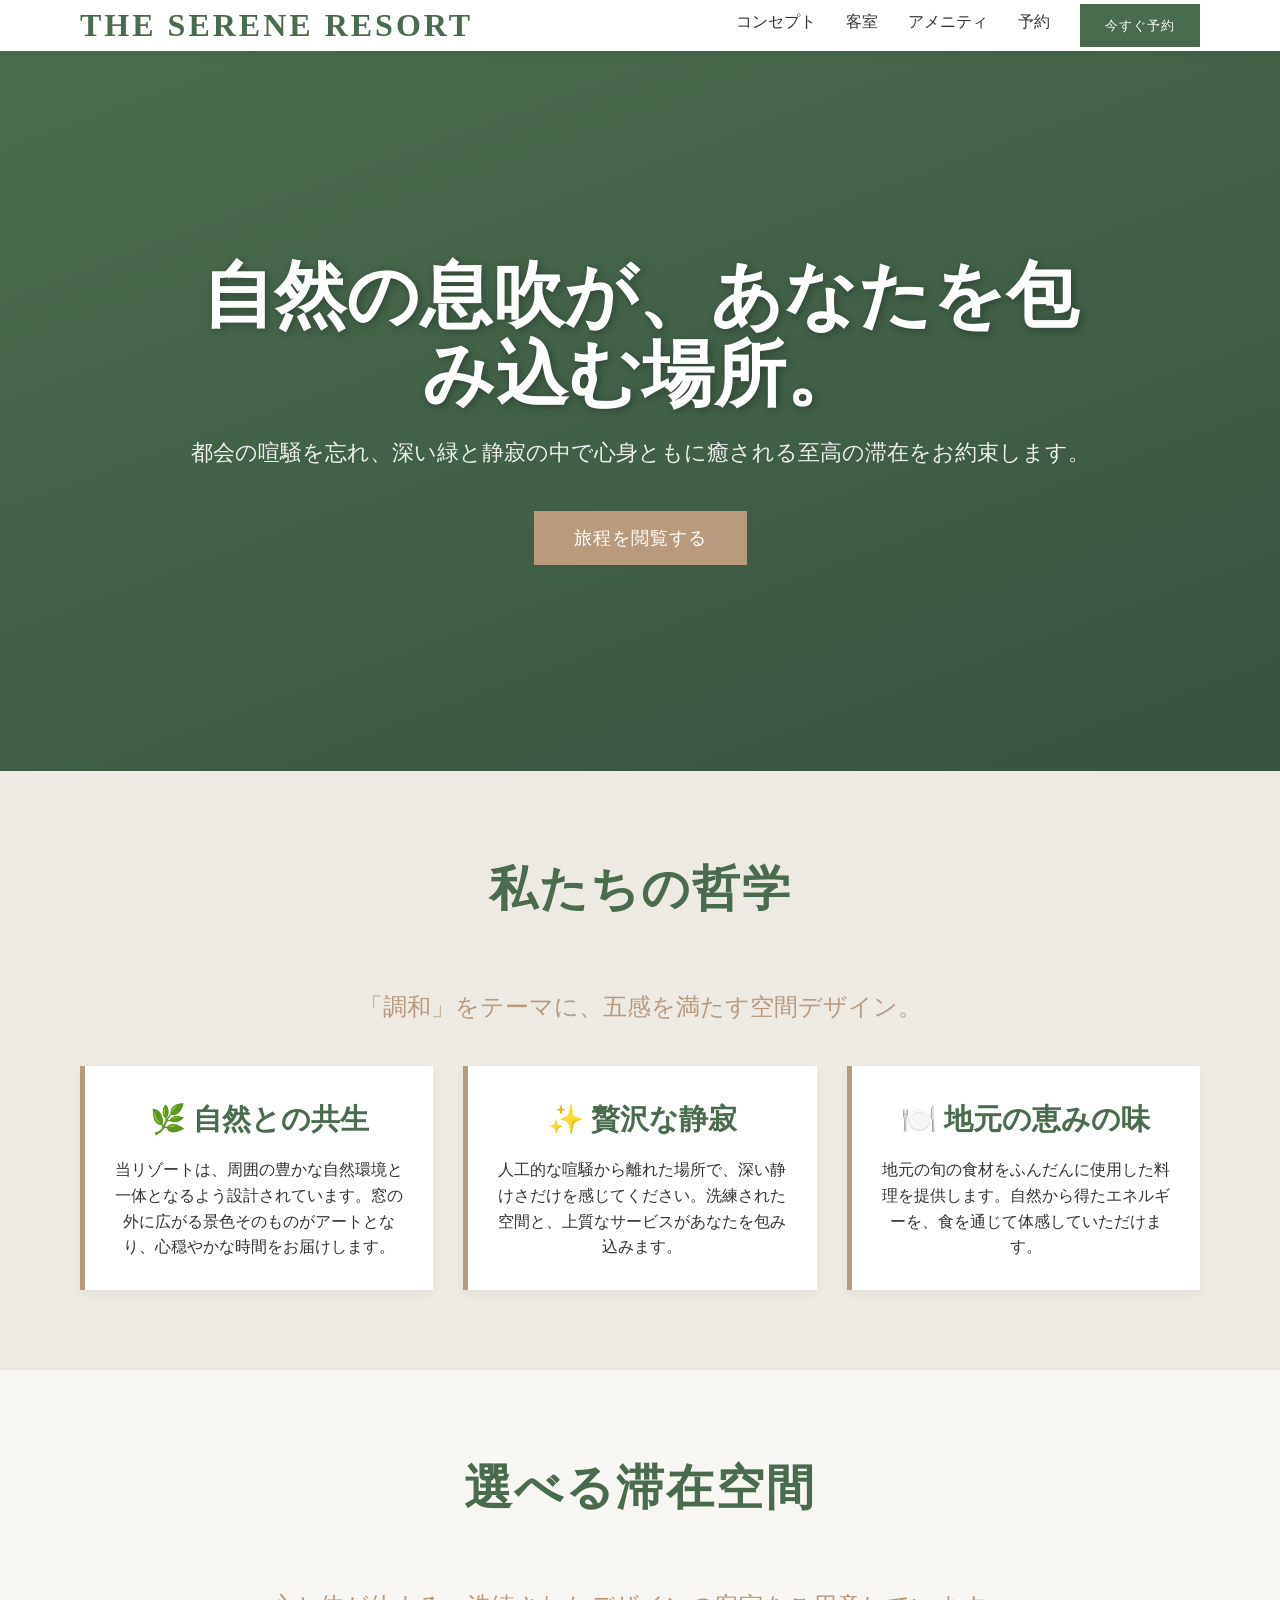
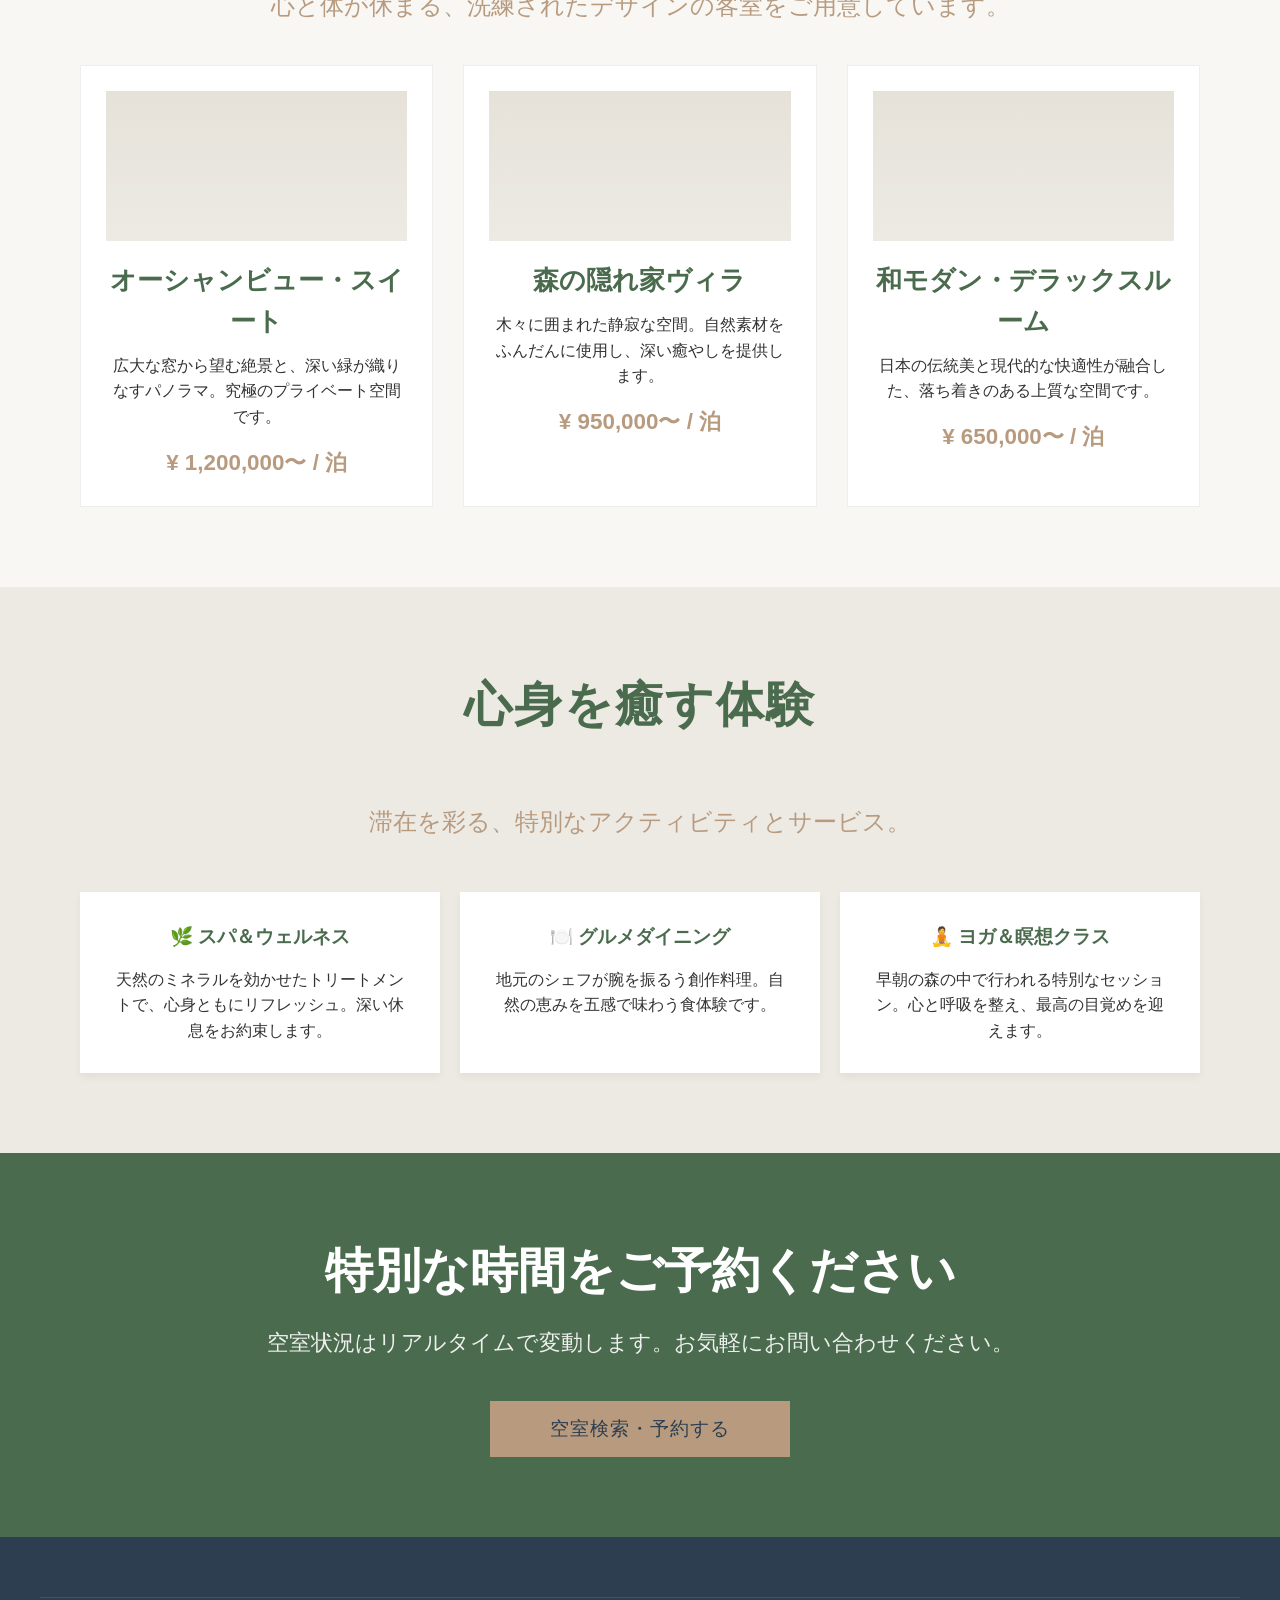
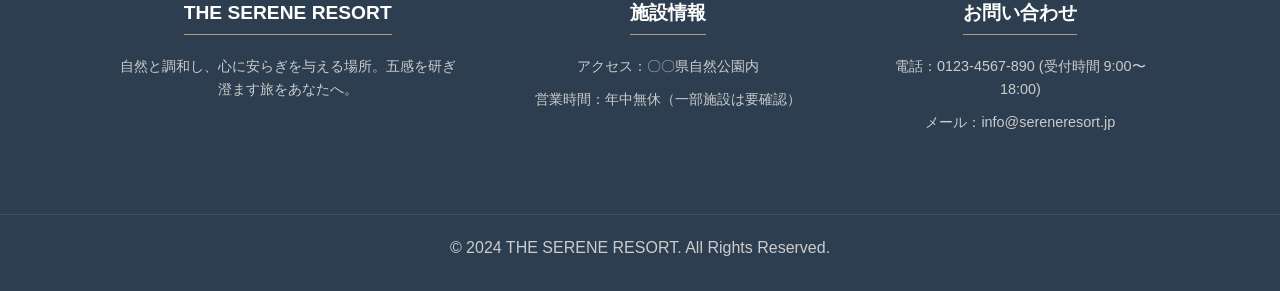
<file: python/05_localLLM_SKILL_design/出力内容/out_noskill/index.html>
<!DOCTYPE html>
<html lang="ja">
 <head>
  <meta charset="utf-8"/>
  <meta content="width=device-width, initial-scale=1.0" name="viewport"/>
  <title>
   THE SERENE RESORT - 自然と調和する贅沢な滞在
  </title>
  <link href="style.css" rel="stylesheet"/>
 </head>
 <body>
  <header>
   <nav class="container">
    <div class="logo">
     THE SERENE RESORT
    </div>
    <div class="nav-links">
     <a href="#philosophy">
      コンセプト
     </a>
     <a href="#accommodation">
      客室
     </a>
     <a href="#amenities">
      アメニティ
     </a>
     <a href="#">
      予約
     </a>
     <button class="cta-button" onclick="document.getElementById('booking').scrollIntoView({ behavior: 'smooth' });">
      今すぐ予約
     </button>
    </div>
   </nav>
  </header>
  <!-- 1. Hero Section (画像代替：グラデーションとタイポグラフィ) -->
  <section id="hero">
   <div class="hero-content">
    <h1>
     自然の息吹が、あなたを包み込む場所。
    </h1>
    <p>
     都会の喧騒を忘れ、深い緑と静寂の中で心身ともに癒される至高の滞在をお約束します。
    </p>
    <button class="cta-button" style="background-color: var(--color-gold-taupe); padding: 15px 40px; font-size: 1.1rem;">
     旅程を閲覧する
    </button>
   </div>
  </section>
  <!-- 2. Philosophy/Concept Section (自然感とリッチなコンセプト訴求) -->
  <section id="philosophy">
   <div class="container">
    <h2 class="section-title">
     私たちの哲学
    </h2>
    <span class="section-subtitle">
     「調和」をテーマに、五感を満たす空間デザイン。
    </span>
    <div class="philosophy-grid">
     <div class="concept-card">
      <h3>
       🌿 自然との共生
      </h3>
      <p>
       当リゾートは、周囲の豊かな自然環境と一体となるよう設計されています。窓の外に広がる景色そのものがアートとなり、心穏やかな時間をお届けします。
      </p>
     </div>
     <div class="concept-card">
      <h3>
       ✨ 贅沢な静寂
      </h3>
      <p>
       人工的な喧騒から離れた場所で、深い静けさだけを感じてください。洗練された空間と、上質なサービスがあなたを包み込みます。
      </p>
     </div>
     <div class="concept-card">
      <h3>
       🍽️ 地元の恵みの味
      </h3>
      <p>
       地元の旬の食材をふんだんに使用した料理を提供します。自然から得たエネルギーを、食を通じて体感していただけます。
      </p>
     </div>
    </div>
   </div>
  </section>
  <!-- 3. Accommodation Showcase (客室タイプ) -->
  <section id="accommodation">
   <div class="container">
    <h2 class="section-title">
     選べる滞在空間
    </h2>
    <span class="section-subtitle">
     心と体が休まる、洗練されたデザインの客室をご用意しています。
    </span>
    <div class="room-grid">
     <!-- Room 1 -->
     <div class="room-card">
      <h4>
       オーシャンビュー・スイート
      </h4>
      <p>
       広大な窓から望む絶景と、深い緑が織りなすパノラマ。究極のプライベート空間です。
      </p>
      <span class="price">
       ¥ 1,200,000〜 / 泊
      </span>
     </div>
     <!-- Room 2 -->
     <div class="room-card">
      <h4>
       森の隠れ家ヴィラ
      </h4>
      <p>
       木々に囲まれた静寂な空間。自然素材をふんだんに使用し、深い癒やしを提供します。
      </p>
      <span class="price">
       ¥ 950,000〜 / 泊
      </span>
     </div>
     <!-- Room 3 -->
     <div class="room-card">
      <h4>
       和モダン・デラックスルーム
      </h4>
      <p>
       日本の伝統美と現代的な快適性が融合した、落ち着きのある上質な空間です。
      </p>
      <span class="price">
       ¥ 650,000〜 / 泊
      </span>
     </div>
    </div>
   </div>
  </section>
  <!-- 4. Amenities/Experience Section (アメニティ) -->
  <section id="amenities">
   <div class="container">
    <h2 class="section-title">
     心身を癒す体験
    </h2>
    <span class="section-subtitle">
     滞在を彩る、特別なアクティビティとサービス。
    </span>
    <div class="amenity-grid">
     <div class="amenity-item">
      <h3>
       🌿 スパ＆ウェルネス
      </h3>
      <p>
       天然のミネラルを効かせたトリートメントで、心身ともにリフレッシュ。深い休息をお約束します。
      </p>
     </div>
     <div class="amenity-item">
      <h3>
       🍽️ グルメダイニング
      </h3>
      <p>
       地元のシェフが腕を振るう創作料理。自然の恵みを五感で味わう食体験です。
      </p>
     </div>
     <div class="amenity-item">
      <h3>
       🧘 ヨガ＆瞑想クラス
      </h3>
      <p>
       早朝の森の中で行われる特別なセッション。心と呼吸を整え、最高の目覚めを迎えます。
      </p>
     </div>
    </div>
   </div>
  </section>
  <!-- 5. Booking CTA Section (予約への誘導) -->
  <section id="booking" style="background-color: var(--color-deep-green); color: white; text-align: center; padding: 80px 0;">
   <div class="container">
    <h2 style="font-family: var(--font-serif); font-size: 3rem; margin-bottom: 15px;">
     特別な時間をご予約ください
    </h2>
    <p style="font-size: 1.4rem; margin-bottom: 40px; opacity: 0.9;">
     空室状況はリアルタイムで変動します。お気軽にお問い合わせください。
    </p>
    <button class="cta-button" style="background-color: var(--color-gold-taupe); color: var(--color-navy); padding: 15px 60px; font-size: 1.2rem;">
     空室検索・予約する
    </button>
   </div>
  </section>
  <!-- Footer -->
  <footer>
   <div class="container footer-content">
    <div class="footer-col" style="max-width: 30%;">
     <h4>
      THE SERENE RESORT
     </h4>
     <p>
      自然と調和し、心に安らぎを与える場所。五感を研ぎ澄ます旅をあなたへ。
     </p>
    </div>
    <div class="footer-col" style="max-width: 25%;">
     <h4>
      施設情報
     </h4>
     <p>
      アクセス：〇〇県自然公園内
     </p>
     <p>
      営業時間：年中無休（一部施設は要確認）
     </p>
    </div>
    <div class="footer-col" style="max-width: 25%;">
     <h4>
      お問い合わせ
     </h4>
     <p>
      電話：0123-4567-890 (受付時間 9:00〜18:00)
     </p>
     <p>
      メール：info@sereneresort.jp
     </p>
    </div>
   </div>
   <div style="margin-top: 40px; border-top: 1px solid rgba(255, 255, 255, 0.1); padding-top: 20px;">
    © 2024 THE SERENE RESORT. All Rights Reserved.
   </div>
  </footer>
  <script src="app.js">
  </script>
 </body>
</html>
</file>
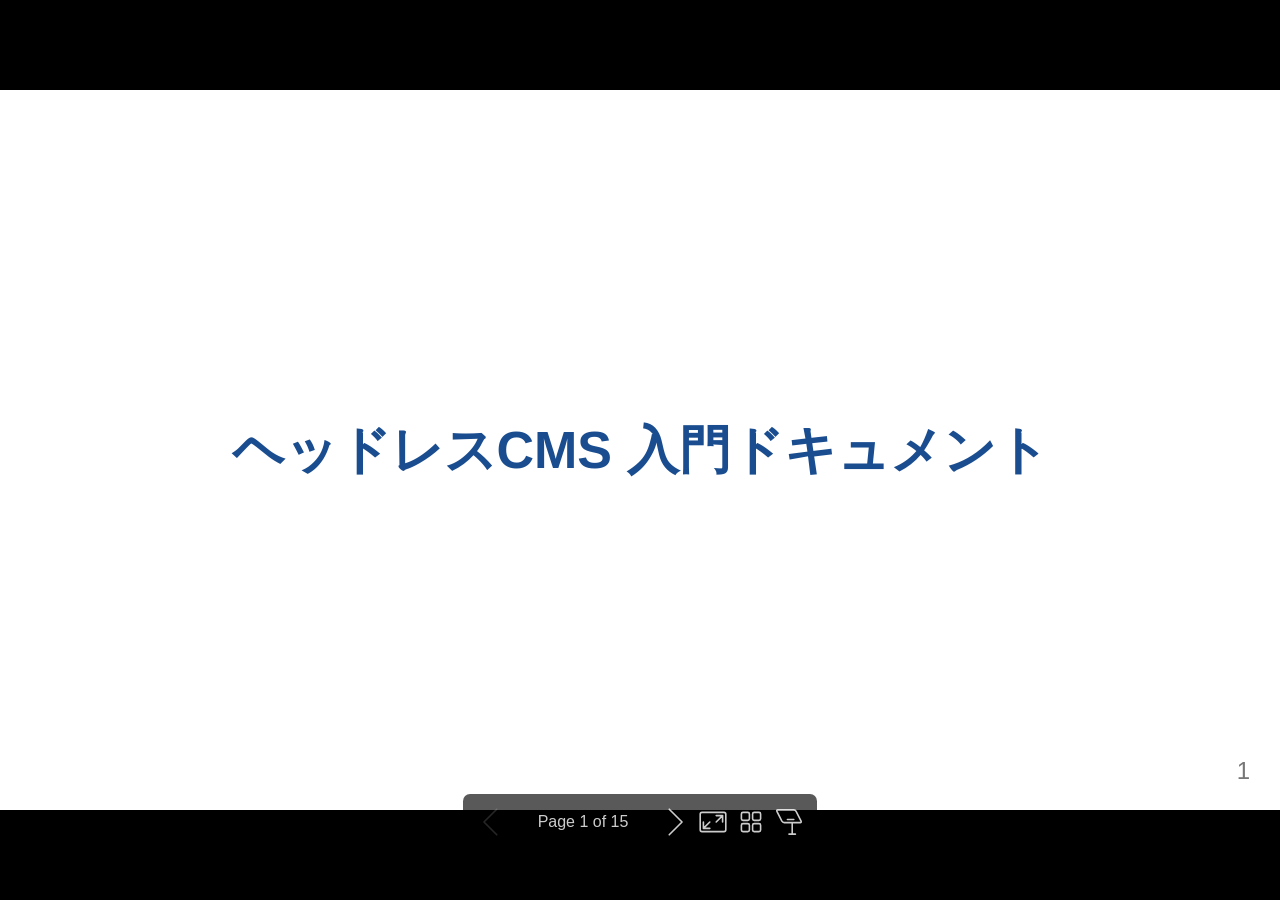
<file: Other/01_Marpの使い方/出力/headless_cms_slides.html>
<!DOCTYPE html><html lang="en-US"><head><title>ヘッドレスCMS 入門ドキュメント</title><meta property="og:title" content="ヘッドレスCMS 入門ドキュメント"><meta charset="UTF-8"><meta name="viewport" content="width=device-width,height=device-height,initial-scale=1.0"><meta name="apple-mobile-web-app-capable" content="yes"><meta http-equiv="X-UA-Compatible" content="ie=edge"><meta property="og:type" content="website"><meta name="twitter:card" content="summary"><style>@media screen{body[data-bespoke-view=""] .bespoke-marp-parent>.bespoke-marp-osc>button,body[data-bespoke-view=next] .bespoke-marp-parent>.bespoke-marp-osc>button,body[data-bespoke-view=overview] button.bespoke-marp-overview-close,body[data-bespoke-view=presenter] .bespoke-marp-presenter-container .bespoke-marp-presenter-info-container .bespoke-marp-presenter-info-page-area .bespoke-marp-presenter-info-page,body[data-bespoke-view=presenter] .bespoke-marp-presenter-container .bespoke-marp-presenter-info-container button,body[data-bespoke-view=presenter] .bespoke-marp-presenter-container .bespoke-marp-presenter-note-container button{appearance:none;background-color:initial;border:0;color:inherit;cursor:pointer;font-size:inherit;opacity:.8;outline:none;padding:0;transition:opacity .2s linear;-webkit-tap-highlight-color:transparent}body[data-bespoke-view=""] .bespoke-marp-parent>.bespoke-marp-osc>button:disabled,body[data-bespoke-view=next] .bespoke-marp-parent>.bespoke-marp-osc>button:disabled,body[data-bespoke-view=overview] button.bespoke-marp-overview-close:disabled,body[data-bespoke-view=presenter] .bespoke-marp-presenter-container .bespoke-marp-presenter-info-container .bespoke-marp-presenter-info-page-area .bespoke-marp-presenter-info-page:disabled,body[data-bespoke-view=presenter] .bespoke-marp-presenter-container .bespoke-marp-presenter-info-container button:disabled,body[data-bespoke-view=presenter] .bespoke-marp-presenter-container .bespoke-marp-presenter-note-container button:disabled{cursor:not-allowed;opacity:.15!important}body[data-bespoke-view=""] .bespoke-marp-parent>.bespoke-marp-osc>button:hover,body[data-bespoke-view=next] .bespoke-marp-parent>.bespoke-marp-osc>button:hover,body[data-bespoke-view=overview] button.bespoke-marp-overview-close:hover,body[data-bespoke-view=presenter] .bespoke-marp-presenter-container .bespoke-marp-presenter-info-container .bespoke-marp-presenter-info-page-area .bespoke-marp-presenter-info-page:hover,body[data-bespoke-view=presenter] .bespoke-marp-presenter-container .bespoke-marp-presenter-info-container button:hover,body[data-bespoke-view=presenter] .bespoke-marp-presenter-container .bespoke-marp-presenter-note-container button:hover{opacity:1}body[data-bespoke-view=""] .bespoke-marp-parent>.bespoke-marp-osc>button:hover:active,body[data-bespoke-view=next] .bespoke-marp-parent>.bespoke-marp-osc>button:hover:active,body[data-bespoke-view=overview] button.bespoke-marp-overview-close:hover:active,body[data-bespoke-view=presenter] .bespoke-marp-presenter-container .bespoke-marp-presenter-info-container .bespoke-marp-presenter-info-page-area .bespoke-marp-presenter-info-page:hover:active,body[data-bespoke-view=presenter] .bespoke-marp-presenter-container .bespoke-marp-presenter-info-container button:hover:active,body[data-bespoke-view=presenter] .bespoke-marp-presenter-container .bespoke-marp-presenter-note-container button:hover:active{opacity:.6}body[data-bespoke-view=""] .bespoke-marp-parent>.bespoke-marp-osc>button:hover:not(:disabled),body[data-bespoke-view=next] .bespoke-marp-parent>.bespoke-marp-osc>button:hover:not(:disabled),body[data-bespoke-view=overview] button.bespoke-marp-overview-close:hover:not(:disabled),body[data-bespoke-view=presenter] .bespoke-marp-presenter-container .bespoke-marp-presenter-info-container .bespoke-marp-presenter-info-page-area .bespoke-marp-presenter-info-page:hover:not(:disabled),body[data-bespoke-view=presenter] .bespoke-marp-presenter-container .bespoke-marp-presenter-info-container button:hover:not(:disabled),body[data-bespoke-view=presenter] .bespoke-marp-presenter-container .bespoke-marp-presenter-note-container button:hover:not(:disabled){transition:none}body[data-bespoke-view=""] .bespoke-marp-parent>.bespoke-marp-osc>button[data-bespoke-marp-osc=prev],body[data-bespoke-view=next] .bespoke-marp-parent>.bespoke-marp-osc>button[data-bespoke-marp-osc=prev],body[data-bespoke-view=presenter] .bespoke-marp-presenter-container .bespoke-marp-presenter-info-container button.bespoke-marp-presenter-info-page-prev{background:#0000 url("[data-uri]") no-repeat 50%;background-size:contain;overflow:hidden;text-indent:100%;white-space:nowrap}body[data-bespoke-view=""] .bespoke-marp-parent>.bespoke-marp-osc>button[data-bespoke-marp-osc=next],body[data-bespoke-view=next] .bespoke-marp-parent>.bespoke-marp-osc>button[data-bespoke-marp-osc=next],body[data-bespoke-view=presenter] .bespoke-marp-presenter-container .bespoke-marp-presenter-info-container button.bespoke-marp-presenter-info-page-next{background:#0000 url("[data-uri]") no-repeat 50%;background-size:contain;overflow:hidden;text-indent:100%;white-space:nowrap}:is(body[data-bespoke-view=""],body[data-bespoke-view=next]) .bespoke-marp-parent>.bespoke-marp-osc>button[data-bespoke-marp-osc=fullscreen]{background:#0000 url("[data-uri]") no-repeat 50%;background-size:contain;overflow:hidden;text-indent:100%;white-space:nowrap}:is(body[data-bespoke-view=""],body[data-bespoke-view=next]) .bespoke-marp-parent>.bespoke-marp-osc>button.exit[data-bespoke-marp-osc=fullscreen]{background-image:url("[data-uri]")}:is(body[data-bespoke-view=""],body[data-bespoke-view=next]) .bespoke-marp-parent>.bespoke-marp-osc>button[data-bespoke-marp-osc=presenter]{background:#0000 url("[data-uri]") no-repeat 50%;background-size:contain;overflow:hidden;text-indent:100%;white-space:nowrap}body[data-bespoke-view=overview] button.bespoke-marp-overview-close,body[data-bespoke-view=presenter] .bespoke-marp-presenter-container .bespoke-marp-presenter-note-container button.bespoke-marp-presenter-note-bigger{background:#0000 url("[data-uri]") no-repeat 50%;background-size:contain;overflow:hidden;text-indent:100%;white-space:nowrap}body[data-bespoke-view=presenter] .bespoke-marp-presenter-container .bespoke-marp-presenter-note-container button.bespoke-marp-presenter-note-smaller{background:#0000 url("[data-uri]") no-repeat 50%;background-size:contain;overflow:hidden;text-indent:100%;white-space:nowrap}:is(body[data-bespoke-view=""],body[data-bespoke-view=next]) .bespoke-marp-parent>.bespoke-marp-osc>button[data-bespoke-marp-osc=overview]{background:#0000 url("[data-uri]") no-repeat 50%;background-size:contain;overflow:hidden;text-indent:100%;white-space:nowrap}}@keyframes __bespoke_marp_transition_reduced_outgoing__{0%{opacity:1}to{opacity:0}}@keyframes __bespoke_marp_transition_reduced_incoming__{0%{mix-blend-mode:plus-lighter;opacity:0}to{mix-blend-mode:plus-lighter;opacity:1}}.bespoke-marp-note,.bespoke-marp-osc,.bespoke-progress-parent{display:none;transition:none}@media screen{::view-transition-group(*){animation-duration:var(--marp-bespoke-transition-animation-duration,.5s);animation-timing-function:ease}::view-transition-new(*),::view-transition-old(*){animation-delay:0s;animation-direction:var(--marp-bespoke-transition-animation-direction,normal);animation-duration:var(--marp-bespoke-transition-animation-duration,.5s);animation-fill-mode:both;animation-name:var(--marp-bespoke-transition-animation-name,var(--marp-bespoke-transition-animation-name-fallback,__bespoke_marp_transition_no_animation__));mix-blend-mode:normal}::view-transition-old(*){--marp-bespoke-transition-animation-name-fallback:__bespoke_marp_transition_reduced_outgoing__;animation-timing-function:ease}::view-transition-new(*){--marp-bespoke-transition-animation-name-fallback:__bespoke_marp_transition_reduced_incoming__;animation-timing-function:ease}::view-transition-new(root),::view-transition-old(root){animation-timing-function:linear}::view-transition-new(__bespoke_marp_transition_osc__),::view-transition-old(__bespoke_marp_transition_osc__){animation-duration:0s!important;animation-name:__bespoke_marp_transition_osc__!important}::view-transition-new(__bespoke_marp_transition_osc__){opacity:0!important}.bespoke-marp-transition-warming-up::view-transition-group(*),.bespoke-marp-transition-warming-up::view-transition-new(*),.bespoke-marp-transition-warming-up::view-transition-old(*){animation-play-state:paused!important}body,html{height:100%;margin:0}body{background:#000;overflow:hidden}svg.bespoke-marp-slide{content-visibility:hidden;interactivity:inert;opacity:0;pointer-events:none;z-index:-1}svg.bespoke-marp-slide:not(.bespoke-marp-active) *{view-transition-name:none!important}svg.bespoke-marp-slide.bespoke-marp-active{content-visibility:visible;interactivity:auto;opacity:1;pointer-events:auto;z-index:0}svg.bespoke-marp-slide.bespoke-marp-active.bespoke-marp-active-ready *{animation-name:__bespoke_marp__!important}@supports not (content-visibility:hidden){svg.bespoke-marp-slide[data-bespoke-marp-load=hideable]{display:none}svg.bespoke-marp-slide[data-bespoke-marp-load=hideable].bespoke-marp-active{display:block}}}@media screen and (prefers-reduced-motion:reduce){svg.bespoke-marp-slide *{view-transition-name:none!important}}@media screen{[data-bespoke-marp-fragment=inactive]{visibility:hidden}:is(body[data-bespoke-view=""],body[data-bespoke-view=next]) .bespoke-marp-parent{inset:0;position:absolute}:is(body[data-bespoke-view=""],body[data-bespoke-view=next]) .bespoke-marp-parent>.bespoke-marp-osc{background:#000000a6;border-radius:7px;bottom:50px;color:#fff;contain:paint;display:block;font-family:Helvetica,Arial,sans-serif;font-size:16px;left:50%;line-height:0;opacity:1;padding:12px;position:absolute;touch-action:manipulation;transform:translateX(-50%);transition:opacity .2s linear;-webkit-user-select:none;user-select:none;view-transition-name:__bespoke_marp_transition_osc__;white-space:nowrap;will-change:transform;z-index:1}:is(body[data-bespoke-view=""],body[data-bespoke-view=next]) .bespoke-marp-parent>.bespoke-marp-osc>:where(*){margin-left:6px}:is(body[data-bespoke-view=""],body[data-bespoke-view=next]) .bespoke-marp-parent>.bespoke-marp-osc>:where(*):where(:first-child){margin-left:0}:is(body[data-bespoke-view=""],body[data-bespoke-view=next]) .bespoke-marp-parent>.bespoke-marp-osc>span{opacity:.8}:is(body[data-bespoke-view=""],body[data-bespoke-view=next]) .bespoke-marp-parent>.bespoke-marp-osc>span[data-bespoke-marp-osc=page]{display:inline-block;min-width:140px;text-align:center}:is(body[data-bespoke-view=""],body[data-bespoke-view=next]) .bespoke-marp-parent>.bespoke-marp-osc>button[data-bespoke-marp-osc=fullscreen],:is(body[data-bespoke-view=""],body[data-bespoke-view=next]) .bespoke-marp-parent>.bespoke-marp-osc>button[data-bespoke-marp-osc=next],:is(body[data-bespoke-view=""],body[data-bespoke-view=next]) .bespoke-marp-parent>.bespoke-marp-osc>button[data-bespoke-marp-osc=overview],:is(body[data-bespoke-view=""],body[data-bespoke-view=next]) .bespoke-marp-parent>.bespoke-marp-osc>button[data-bespoke-marp-osc=presenter],:is(body[data-bespoke-view=""],body[data-bespoke-view=next]) .bespoke-marp-parent>.bespoke-marp-osc>button[data-bespoke-marp-osc=prev]{height:32px;line-height:32px;width:32px}:is(body[data-bespoke-view=""],body[data-bespoke-view=next]) .bespoke-marp-parent.bespoke-marp-inactive{cursor:none}:is(body[data-bespoke-view=""],body[data-bespoke-view=next]) .bespoke-marp-parent.bespoke-marp-inactive>.bespoke-marp-osc{opacity:0;pointer-events:none}:is(body[data-bespoke-view=""],body[data-bespoke-view=next]) svg.bespoke-marp-slide{height:100%;left:0;position:absolute;top:0;width:100%}body[data-bespoke-view=""] .bespoke-progress-parent{background:#222;display:flex;height:5px;width:100%}body[data-bespoke-view=""] .bespoke-progress-parent+:where(.bespoke-marp-parent){top:5px}body[data-bespoke-view=""] .bespoke-progress-parent .bespoke-progress-bar{background:#0288d1;flex:0 0 0;transition:flex-basis .2s cubic-bezier(0,1,1,1)}body[data-bespoke-view=next]{background:#0000}body[data-bespoke-view=presenter]{background:#161616}body[data-bespoke-view=presenter] .bespoke-marp-presenter-container{display:grid;font-family:Helvetica,Arial,sans-serif;grid-template:"current dragbar next" minmax(140px,1fr) "current dragbar note" 2fr "info    dragbar note" 3em;grid-template-columns:minmax(3px,var(--bespoke-marp-presenter-split-ratio,66%)) 0 minmax(3px,1fr);height:100%;left:0;position:absolute;top:0;width:100%}body[data-bespoke-view=presenter] .bespoke-marp-presenter-container :where(.bespoke-marp-parent){grid-area:current;overflow:hidden;position:relative}body[data-bespoke-view=presenter] .bespoke-marp-presenter-container :where(.bespoke-marp-parent) :where(svg.bespoke-marp-slide){height:calc(100% - 40px);left:20px;pointer-events:none;position:absolute;top:20px;-webkit-user-select:none;user-select:none;width:calc(100% - 40px)}body[data-bespoke-view=presenter] .bespoke-marp-presenter-container :where(.bespoke-marp-parent) :where(svg.bespoke-marp-slide).bespoke-marp-active{filter:drop-shadow(0 3px 10px rgba(0,0,0,.5))}body[data-bespoke-view=presenter] .bespoke-marp-presenter-container .bespoke-marp-presenter-dragbar-container{background:#0288d1;cursor:col-resize;grid-area:dragbar;margin-left:-3px;opacity:0;position:relative;transition:opacity .4s linear .1s;width:6px;z-index:10}body[data-bespoke-view=presenter] .bespoke-marp-presenter-container .bespoke-marp-presenter-dragbar-container:hover{opacity:1}body[data-bespoke-view=presenter] .bespoke-marp-presenter-container .bespoke-marp-presenter-dragbar-container.active{opacity:1;transition-delay:0s}body[data-bespoke-view=presenter] .bespoke-marp-presenter-container .bespoke-marp-presenter-next-container{background:#222;cursor:pointer;display:none;grid-area:next;overflow:hidden;position:relative}body[data-bespoke-view=presenter] .bespoke-marp-presenter-container .bespoke-marp-presenter-next-container.active{display:block}body[data-bespoke-view=presenter] .bespoke-marp-presenter-container .bespoke-marp-presenter-next-container iframe.bespoke-marp-presenter-next{background:#0000;border:0;display:block;filter:drop-shadow(0 3px 10px rgba(0,0,0,.5));height:calc(100% - 40px);left:20px;pointer-events:none;position:absolute;interactivity:inert;top:20px;-webkit-user-select:none;user-select:none;width:calc(100% - 40px)}body[data-bespoke-view=presenter] .bespoke-marp-presenter-container .bespoke-marp-presenter-note-container{background:#222;color:#eee;grid-area:note;position:relative;z-index:1}body[data-bespoke-view=presenter] .bespoke-marp-presenter-container .bespoke-marp-presenter-note-container button{height:1.5em;line-height:1.5em;width:1.5em}body[data-bespoke-view=presenter] .bespoke-marp-presenter-container .bespoke-marp-presenter-note-container .bespoke-marp-presenter-note-wrapper{display:block;inset:0;position:absolute}body[data-bespoke-view=presenter] .bespoke-marp-presenter-container .bespoke-marp-presenter-note-container .bespoke-marp-presenter-note-buttons{background:#000000a6;border-radius:4px;bottom:0;display:flex;gap:4px;margin:12px;opacity:0;padding:6px;pointer-events:none;position:absolute;right:0;transition:opacity .2s linear}body[data-bespoke-view=presenter] .bespoke-marp-presenter-container .bespoke-marp-presenter-note-container .bespoke-marp-presenter-note-buttons:focus-within,body[data-bespoke-view=presenter] .bespoke-marp-presenter-container .bespoke-marp-presenter-note-container .bespoke-marp-presenter-note-wrapper:focus-within+.bespoke-marp-presenter-note-buttons,body[data-bespoke-view=presenter] .bespoke-marp-presenter-container .bespoke-marp-presenter-note-container:hover .bespoke-marp-presenter-note-buttons{opacity:1;pointer-events:auto}body[data-bespoke-view=presenter] .bespoke-marp-presenter-container .bespoke-marp-presenter-note-container .bespoke-marp-note{box-sizing:border-box;font-size:calc(1.1em*var(--bespoke-marp-note-font-scale, 1));height:calc(100% - 40px);margin:20px;overflow:auto;padding-right:3px;white-space:pre-wrap;width:calc(100% - 40px);word-wrap:break-word;scrollbar-color:#eeeeee80 #0000;scrollbar-width:thin}body[data-bespoke-view=presenter] .bespoke-marp-presenter-container .bespoke-marp-presenter-note-container .bespoke-marp-note::-webkit-scrollbar{width:6px}body[data-bespoke-view=presenter] .bespoke-marp-presenter-container .bespoke-marp-presenter-note-container .bespoke-marp-note::-webkit-scrollbar-track{background:#0000}body[data-bespoke-view=presenter] .bespoke-marp-presenter-container .bespoke-marp-presenter-note-container .bespoke-marp-note::-webkit-scrollbar-thumb{background:#eeeeee80;border-radius:6px}body[data-bespoke-view=presenter] .bespoke-marp-presenter-container .bespoke-marp-presenter-note-container .bespoke-marp-note:empty{pointer-events:none}body[data-bespoke-view=presenter] .bespoke-marp-presenter-container .bespoke-marp-presenter-note-container .bespoke-marp-note.active{display:block}body[data-bespoke-view=presenter] .bespoke-marp-presenter-container .bespoke-marp-presenter-note-container .bespoke-marp-note p:first-child{margin-top:0}body[data-bespoke-view=presenter] .bespoke-marp-presenter-container .bespoke-marp-presenter-note-container .bespoke-marp-note p:last-child{margin-bottom:0}body[data-bespoke-view=presenter] .bespoke-marp-presenter-container .bespoke-marp-presenter-info-container{align-items:center;box-sizing:border-box;color:#eee;display:flex;flex-wrap:nowrap;grid-area:info;justify-content:center;overflow:hidden;padding:0 10px}body[data-bespoke-view=presenter] .bespoke-marp-presenter-container .bespoke-marp-presenter-info-container :is(.bespoke-marp-presenter-info-page-area,.bespoke-marp-presenter-info-time,.bespoke-marp-presenter-info-timer){box-sizing:border-box;display:block;padding:0 10px;white-space:nowrap;width:100%}body[data-bespoke-view=presenter] .bespoke-marp-presenter-container .bespoke-marp-presenter-info-container button{height:1.5em;line-height:1.5em;width:1.5em}body[data-bespoke-view=presenter] .bespoke-marp-presenter-container .bespoke-marp-presenter-info-container .bespoke-marp-presenter-info-page-area{order:2;text-align:center}body[data-bespoke-view=presenter] .bespoke-marp-presenter-container .bespoke-marp-presenter-info-container .bespoke-marp-presenter-info-page-area .bespoke-marp-presenter-info-page{display:inline-block;min-width:120px;text-align:center}body[data-bespoke-view=presenter] .bespoke-marp-presenter-container .bespoke-marp-presenter-info-container .bespoke-marp-presenter-info-time{color:#999;order:1;text-align:left}body[data-bespoke-view=presenter] .bespoke-marp-presenter-container .bespoke-marp-presenter-info-container .bespoke-marp-presenter-info-timer{color:#999;order:3;text-align:right}body[data-bespoke-view=presenter] .bespoke-marp-presenter-container .bespoke-marp-presenter-info-container .bespoke-marp-presenter-info-timer:hover{cursor:pointer}body[data-bespoke-view=overview]{background:#161616;overflow:auto}body[data-bespoke-view=overview] [data-bespoke-marp-fragment=inactive]{visibility:visible}body[data-bespoke-view=overview] .bespoke-marp-overview-header{backdrop-filter:blur(4px);background:#222222d9;box-shadow:0 3px 10px #00000080;box-sizing:border-box;display:flex;height:48px;inset:0 0 auto;justify-content:flex-end;padding:10px;position:fixed;z-index:1}body[data-bespoke-view=overview] button.bespoke-marp-overview-close{height:28px;line-height:28px;transform:rotate(45deg);width:28px}body[data-bespoke-view=overview] .bespoke-marp-parent{display:grid;gap:40px;grid-template-columns:repeat(auto-fit,minmax(0,240px));justify-content:space-around;padding:30px}body[data-bespoke-view=overview] .bespoke-marp-parent svg.bespoke-marp-slide{--bov-selected:#0000;--bov-focus:#161616;--bov-focus-outline:#0000;background-image:conic-gradient(#161616 0 0),conic-gradient(var(--bov-focus) 0 0),conic-gradient(var(--bov-focus-outline) 0 0),conic-gradient(var(--bov-selected) 0 0);background-position:5px 5px,3px 3px,2px 2px,0 0;background-repeat:no-repeat;background-size:calc(100% - 10px) calc(100% - 10px),calc(100% - 6px) calc(100% - 6px),calc(100% - 4px) calc(100% - 4px),100% 100%;content-visibility:visible;cursor:pointer;filter:drop-shadow(0 3px 10px rgba(0,0,0,.5));margin:-6px;padding:6px;interactivity:auto;opacity:1;outline:0;pointer-events:auto;scroll-margin-block:30px;width:100%;z-index:0}body[data-bespoke-view=overview] .bespoke-marp-parent svg.bespoke-marp-slide *,body[data-bespoke-view=overview] .bespoke-marp-parent svg.bespoke-marp-slide.bespoke-marp-active *{pointer-events:none;interactivity:inert}body[data-bespoke-view=overview] .bespoke-marp-parent :is(svg.bespoke-marp-slide:active,svg.bespoke-marp-slide:focus-visible,svg.bespoke-marp-slide:hover){--bov-focus-outline:#161616}body[data-bespoke-view=overview] .bespoke-marp-parent svg.bespoke-marp-slide:focus-visible,body[data-bespoke-view=overview] .bespoke-marp-parent svg.bespoke-marp-slide:hover{--bov-focus:#999}body[data-bespoke-view=overview] .bespoke-marp-parent svg.bespoke-marp-slide:active{--bov-focus:#eee}body[data-bespoke-view=overview] .bespoke-marp-parent svg.bespoke-marp-slide.bespoke-marp-active{--bov-selected:#0288d1}body[data-bespoke-view=overview]:has(.bespoke-marp-overview-header) .bespoke-marp-parent{padding-top:78px}body[data-bespoke-view=overview]:has(.bespoke-marp-overview-header) .bespoke-marp-parent svg.bespoke-marp-slide{scroll-margin-top:78px}.bespoke-marp-overview{background:#000000a6;inset:0;opacity:0;pointer-events:none;position:fixed;transition:opacity .1s ease;z-index:10}.bespoke-marp-overview iframe{background:#222;border:0;display:block;height:100%;left:0;position:absolute;top:0;width:100%}.bespoke-marp-overview[data-open="1"]{opacity:1;pointer-events:auto}}@media print{.bespoke-marp-overview,.bespoke-marp-presenter-info-container,.bespoke-marp-presenter-next-container,.bespoke-marp-presenter-note-container{display:none}}</style><style>div#\:\$p > svg > foreignObject > section{width:1280px;height:720px;box-sizing:border-box;overflow:hidden;position:relative;scroll-snap-align:center center;-webkit-text-size-adjust:100%;text-size-adjust:100%}div#\:\$p > svg > foreignObject > section::after{bottom:0;content:attr(data-marpit-pagination);padding:inherit;pointer-events:none;position:absolute;right:0}div#\:\$p > svg > foreignObject > section:not([data-marpit-pagination])::after{display:none}div#\:\$p > svg > foreignObject > section :where(:is(h1, marp-h1)){font-size:2em;margin-block:0.67em}div#\:\$p > svg > foreignObject > section section:where(:is(h1, marp-h1)){--marpit-root-font-size: 2em}div#\:\$p > svg > foreignObject > section video::-webkit-media-controls{will-change:transform}@page {size:1280px 720px;margin:0}@media print{html, body{background-color:#fff;margin:0;page-break-inside:avoid;break-inside:avoid-page}div#\:\$p > svg > foreignObject > section{page-break-before:always;break-before:page}div#\:\$p > svg > foreignObject > section, div#\:\$p > svg > foreignObject > section *{-webkit-print-color-adjust:exact!important;animation-delay:0s!important;animation-duration:0s!important;color-adjust:exact!important;print-color-adjust:exact!important;transition:none!important}div#\:\$p > svg[data-marpit-svg]{display:block;height:100vh;width:100vw}}div#\:\$p > svg > foreignObject > :where(section){container-type:size}div#\:\$p > svg > foreignObject > section img[data-marp-twemoji]{background:transparent;height:1em;margin:0 .05em 0 .1em;vertical-align:-.1em;width:1em}div#\:\$p > svg > foreignObject > section{--fgColor-danger:light-dark(#d1242f, #f85149);--bgColor-attention-muted:light-dark(#fff8c5, #bb800926);--bgColor-muted:light-dark(#f6f8fa, #151b23);--bgColor-neutral-muted:light-dark(#818b981f, #656c7633);--borderColor-accent-emphasis:light-dark(#0969da, #1f6feb);--borderColor-attention-emphasis:light-dark(#9a6700, #9e6a03);--borderColor-danger-emphasis:light-dark(#cf222e, #da3633);--borderColor-default:light-dark(#d1d9e0, #3d444d);--borderColor-done-emphasis:light-dark(#8250df, #8957e5);--borderColor-success-emphasis:light-dark(#1a7f37, #238636);--color-prettylights-syntax-brackethighlighter-angle:light-dark(#59636e, #9198a1);--color-prettylights-syntax-brackethighlighter-unmatched:light-dark(#82071e, #f85149);--color-prettylights-syntax-carriage-return-bg:light-dark(#cf222e, #b62324);--color-prettylights-syntax-carriage-return-text:light-dark(#f6f8fa, #f0f6fc);--color-prettylights-syntax-comment:light-dark(#59636e, #9198a1);--color-prettylights-syntax-constant:light-dark(#0550ae, #79c0ff);--color-prettylights-syntax-constant-other-reference-link:light-dark(#0a3069, #a5d6ff);--color-prettylights-syntax-entity:light-dark(#6639ba, #d2a8ff);--color-prettylights-syntax-entity-tag:light-dark(#0550ae, #7ee787);--color-prettylights-syntax-invalid-illegal-text:light-dark(var(--fgColor-danger), var(--fgColor-danger));--color-prettylights-syntax-keyword:light-dark(#cf222e, #ff7b72);--color-prettylights-syntax-markup-changed-bg:light-dark(#ffd8b5, #5a1e02);--color-prettylights-syntax-markup-changed-text:light-dark(#953800, #ffdfb6);--color-prettylights-syntax-markup-deleted-bg:light-dark(#ffebe9, #67060c);--color-prettylights-syntax-markup-deleted-text:light-dark(#82071e, #ffdcd7);--color-prettylights-syntax-markup-heading:light-dark(#0550ae, #1f6feb);--color-prettylights-syntax-markup-ignored-bg:light-dark(#0550ae, #1158c7);--color-prettylights-syntax-markup-ignored-text:light-dark(#d1d9e0, #f0f6fc);--color-prettylights-syntax-markup-inserted-bg:light-dark(#dafbe1, #033a16);--color-prettylights-syntax-markup-inserted-text:light-dark(#116329, #aff5b4);--color-prettylights-syntax-markup-list:light-dark(#3b2300, #f2cc60);--color-prettylights-syntax-meta-diff-range:light-dark(#8250df, #d2a8ff);--color-prettylights-syntax-string:light-dark(#0a3069, #a5d6ff);--color-prettylights-syntax-string-regexp:light-dark(#116329, #7ee787);--color-prettylights-syntax-sublimelinter-gutter-mark:light-dark(#818b98, #3d444d);--color-prettylights-syntax-variable:light-dark(#953800, #ffa657);--fgColor-accent:light-dark(#0969da, #4493f8);--fgColor-attention:light-dark(#9a6700, #d29922);--fgColor-done:light-dark(#8250df, #ab7df8);--fgColor-muted:light-dark(#59636e, #9198a1);--fgColor-success:light-dark(#1a7f37, #3fb950);--bgColor-default:light-dark(#fff, #0d1117);--borderColor-muted:light-dark(#d1d9e0b3, #3d444db3);--color-prettylights-syntax-invalid-illegal-bg:light-dark(var(--bgColor-danger-muted), var(--bgColor-danger-muted));--color-prettylights-syntax-markup-bold:light-dark(#1f2328, #f0f6fc);--color-prettylights-syntax-markup-italic:light-dark(#1f2328, #f0f6fc);--color-prettylights-syntax-storage-modifier-import:light-dark(#1f2328, #f0f6fc);--fgColor-default:light-dark(#1f2328, #f0f6fc);--focus-outlineColor:light-dark(var(--borderColor-accent-emphasis), var(--borderColor-accent-emphasis));--borderColor-neutral-muted:light-dark(var(--borderColor-muted), var(--borderColor-muted));--base-size-16:calc(var(--marpit-root-font-size, 1rem) * 1);--base-size-24:calc(var(--marpit-root-font-size, 1rem) * 1.5);--base-size-4:calc(var(--marpit-root-font-size, 1rem) * 0.25);--base-size-40:calc(var(--marpit-root-font-size, 1rem) * 2.5);--base-size-8:calc(var(--marpit-root-font-size, 1rem) * 0.5);--base-text-weight-medium:500;--base-text-weight-normal:400;--base-text-weight-semibold:600;--fontStack-monospace:ui-monospace, SFMono-Regular, SF Mono, Menlo, Consolas, Liberation Mono, monospace;--fontStack-sansSerif:-apple-system, BlinkMacSystemFont, "Segoe UI", "Noto Sans", Helvetica, Arial, sans-serif, "Apple Color Emoji", "Segoe UI Emoji";}/*!
 * Marp default theme.
 *
 * @theme default
 * @author Yuki Hattori
 *
 * @auto-scaling true
 * @size 16:9 1280px 720px
 * @size 4:3 960px 720px
 */div#\:\$p > svg > foreignObject > section [data-theme=light],div#\:\$p > svg > foreignObject > section{color-scheme:light}div#\:\$p > svg > foreignObject > section [data-theme=dark],div#\:\$p > svg > foreignObject > section:where(.invert){color-scheme:dark}div#\:\$p > svg > foreignObject > section{-ms-text-size-adjust:100%;-webkit-text-size-adjust:100%;margin:0;font-weight:var(--base-text-weight-normal, 400);color:var(--fgColor-default);background-color:var(--bgColor-default);font-family:var(--fontStack-sansSerif, -apple-system, BlinkMacSystemFont, "Segoe UI", "Noto Sans", Helvetica, Arial, sans-serif, "Apple Color Emoji", "Segoe UI Emoji");font-size:16px;line-height:1.5;word-wrap:break-word}div#\:\$p > svg > foreignObject > section{--marpit-root-font-size:16px}div#\:\$p > svg > foreignObject > section a{text-decoration:underline;text-underline-offset:calc(var(--marpit-root-font-size, 1rem) * .2)}div#\:\$p > svg > foreignObject > section :is(h1, marp-h1):hover .anchor .octicon-link:before,div#\:\$p > svg > foreignObject > section :is(h2, marp-h2):hover .anchor .octicon-link:before,div#\:\$p > svg > foreignObject > section :is(h3, marp-h3):hover .anchor .octicon-link:before,div#\:\$p > svg > foreignObject > section :is(h4, marp-h4):hover .anchor .octicon-link:before,div#\:\$p > svg > foreignObject > section :is(h5, marp-h5):hover .anchor .octicon-link:before,div#\:\$p > svg > foreignObject > section :is(h6, marp-h6):hover .anchor .octicon-link:before{width:16px;height:16px;content:" ";display:inline-block;background-color:currentColor;-webkit-mask-image:url('data:image/svg+xml;charset=utf-8,<svg xmlns="http://www.w3.org/2000/svg" aria-hidden="true" viewBox="0 0 16 16"><path fill-rule="evenodd" d="M7.775 3.275a.75.75 0 0 0 1.06 1.06l1.25-1.25a2 2 0 1 1 2.83 2.83l-2.5 2.5a2 2 0 0 1-2.83 0 .75.75 0 0 0-1.06 1.06 3.5 3.5 0 0 0 4.95 0l2.5-2.5a3.5 3.5 0 0 0-4.95-4.95zm-4.69 9.64a2 2 0 0 1 0-2.83l2.5-2.5a2 2 0 0 1 2.83 0 .75.75 0 0 0 1.06-1.06 3.5 3.5 0 0 0-4.95 0l-2.5 2.5a3.5 3.5 0 0 0 4.95 4.95l1.25-1.25a.75.75 0 0 0-1.06-1.06l-1.25 1.25a2 2 0 0 1-2.83 0"/></svg>');mask-image:url('data:image/svg+xml;charset=utf-8,<svg xmlns="http://www.w3.org/2000/svg" aria-hidden="true" viewBox="0 0 16 16"><path fill-rule="evenodd" d="M7.775 3.275a.75.75 0 0 0 1.06 1.06l1.25-1.25a2 2 0 1 1 2.83 2.83l-2.5 2.5a2 2 0 0 1-2.83 0 .75.75 0 0 0-1.06 1.06 3.5 3.5 0 0 0 4.95 0l2.5-2.5a3.5 3.5 0 0 0-4.95-4.95zm-4.69 9.64a2 2 0 0 1 0-2.83l2.5-2.5a2 2 0 0 1 2.83 0 .75.75 0 0 0 1.06-1.06 3.5 3.5 0 0 0-4.95 0l-2.5 2.5a3.5 3.5 0 0 0 4.95 4.95l1.25-1.25a.75.75 0 0 0-1.06-1.06l-1.25 1.25a2 2 0 0 1-2.83 0"/></svg>')}div#\:\$p > svg > foreignObject > section details,div#\:\$p > svg > foreignObject > section figcaption,div#\:\$p > svg > foreignObject > section figure{display:block}div#\:\$p > svg > foreignObject > section summary{display:list-item}div#\:\$p > svg > foreignObject > section [hidden]{display:none!important}div#\:\$p > svg > foreignObject > section a{background-color:transparent;color:var(--fgColor-accent);text-decoration:none}div#\:\$p > svg > foreignObject > section abbr[title]{border-bottom:none;-webkit-text-decoration:underline dotted;text-decoration:underline dotted}div#\:\$p > svg > foreignObject > section b,div#\:\$p > svg > foreignObject > section strong{font-weight:var(--base-text-weight-semibold, 600)}div#\:\$p > svg > foreignObject > section dfn{font-style:italic}div#\:\$p > svg > foreignObject > section :is(h1, marp-h1){margin:.67em 0;font-weight:var(--base-text-weight-semibold, 600);padding-bottom:.3em;font-size:2em;border-bottom:1px solid var(--borderColor-muted)}div#\:\$p > svg > foreignObject > section mark{background-color:var(--bgColor-attention-muted);color:var(--fgColor-default)}div#\:\$p > svg > foreignObject > section small{font-size:90%}div#\:\$p > svg > foreignObject > section sub,div#\:\$p > svg > foreignObject > section sup{font-size:75%;line-height:0;position:relative;vertical-align:baseline}div#\:\$p > svg > foreignObject > section sub{bottom:-.25em}div#\:\$p > svg > foreignObject > section sup{top:-.5em}div#\:\$p > svg > foreignObject > section img{border-style:none;max-width:100%;box-sizing:content-box}div#\:\$p > svg > foreignObject > section code,div#\:\$p > svg > foreignObject > section kbd,div#\:\$p > svg > foreignObject > section :is(pre, marp-pre),div#\:\$p > svg > foreignObject > section samp{font-family:monospace;font-size:1em}div#\:\$p > svg > foreignObject > section figure{margin:1em var(--base-size-40)}div#\:\$p > svg > foreignObject > section hr{box-sizing:content-box;overflow:hidden;background:transparent;height:.25em;padding:0;margin:var(--base-size-24) 0;background-color:var(--borderColor-default);border:0}div#\:\$p > svg > foreignObject > section input{font:inherit;margin:0;overflow:visible;font-family:inherit;font-size:inherit;line-height:inherit}div#\:\$p > svg > foreignObject > section [type=button],div#\:\$p > svg > foreignObject > section [type=reset],div#\:\$p > svg > foreignObject > section [type=submit]{-webkit-appearance:button;-moz-appearance:button;appearance:button}div#\:\$p > svg > foreignObject > section [type=checkbox],div#\:\$p > svg > foreignObject > section [type=radio]{box-sizing:border-box;padding:0}div#\:\$p > svg > foreignObject > section [type=number]::-webkit-inner-spin-button,div#\:\$p > svg > foreignObject > section [type=number]::-webkit-outer-spin-button{height:auto}div#\:\$p > svg > foreignObject > section [type=search]::-webkit-search-cancel-button,div#\:\$p > svg > foreignObject > section [type=search]::-webkit-search-decoration{-webkit-appearance:none;appearance:none}div#\:\$p > svg > foreignObject > section ::-webkit-input-placeholder{color:inherit;opacity:.54}div#\:\$p > svg > foreignObject > section ::-webkit-file-upload-button{-webkit-appearance:button;appearance:button;font:inherit}div#\:\$p > svg > foreignObject > section a:hover{text-decoration:underline}div#\:\$p > svg > foreignObject > section ::-moz-placeholder{color:var(--fgColor-muted);opacity:1}div#\:\$p > svg > foreignObject > section ::placeholder{color:var(--fgColor-muted);opacity:1}div#\:\$p > svg > foreignObject > section hr:after,div#\:\$p > svg > foreignObject > section hr:before{display:table;content:""}div#\:\$p > svg > foreignObject > section hr:after{clear:both}div#\:\$p > svg > foreignObject > section table{border-spacing:0;border-collapse:collapse;display:block;width:-moz-max-content;width:max-content;max-width:100%;overflow:auto;font-variant:tabular-nums}div#\:\$p > svg > foreignObject > section td,div#\:\$p > svg > foreignObject > section th{padding:0}div#\:\$p > svg > foreignObject > section details summary{cursor:pointer}div#\:\$p > svg > foreignObject > section [role=button]:focus,div#\:\$p > svg > foreignObject > section a:focus,div#\:\$p > svg > foreignObject > section input[type=checkbox]:focus,div#\:\$p > svg > foreignObject > section input[type=radio]:focus{outline:2px solid var(--focus-outlineColor);outline-offset:-2px;box-shadow:none}div#\:\$p > svg > foreignObject > section [role=button]:focus:not(:focus-visible),div#\:\$p > svg > foreignObject > section a:focus:not(:focus-visible),div#\:\$p > svg > foreignObject > section input[type=checkbox]:focus:not(:focus-visible),div#\:\$p > svg > foreignObject > section input[type=radio]:focus:not(:focus-visible){outline:1px solid transparent}div#\:\$p > svg > foreignObject > section [role=button]:focus-visible,div#\:\$p > svg > foreignObject > section a:focus-visible,div#\:\$p > svg > foreignObject > section input[type=checkbox]:focus-visible,div#\:\$p > svg > foreignObject > section input[type=radio]:focus-visible{outline:2px solid var(--focus-outlineColor);outline-offset:-2px;box-shadow:none}div#\:\$p > svg > foreignObject > section a:not([class]):focus,div#\:\$p > svg > foreignObject > section a:not([class]):focus-visible,div#\:\$p > svg > foreignObject > section input[type=checkbox]:focus,div#\:\$p > svg > foreignObject > section input[type=checkbox]:focus-visible,div#\:\$p > svg > foreignObject > section input[type=radio]:focus,div#\:\$p > svg > foreignObject > section input[type=radio]:focus-visible{outline-offset:0}div#\:\$p > svg > foreignObject > section kbd{display:inline-block;padding:var(--base-size-4);font:11px var(--fontStack-monospace, ui-monospace, SFMono-Regular, SF Mono, Menlo, Consolas, Liberation Mono, monospace);line-height:10px;color:var(--fgColor-default);vertical-align:middle;background-color:var(--bgColor-muted);border-bottom-color:var(--borderColor-neutral-muted);border:1px solid var(--borderColor-neutral-muted);border-radius:6px;box-shadow:inset 0 -1px 0 var(--borderColor-neutral-muted)}div#\:\$p > svg > foreignObject > section :is(h1, marp-h1),div#\:\$p > svg > foreignObject > section :is(h2, marp-h2),div#\:\$p > svg > foreignObject > section :is(h3, marp-h3),div#\:\$p > svg > foreignObject > section :is(h4, marp-h4),div#\:\$p > svg > foreignObject > section :is(h5, marp-h5),div#\:\$p > svg > foreignObject > section :is(h6, marp-h6){margin-top:var(--base-size-24);margin-bottom:var(--base-size-16);font-weight:var(--base-text-weight-semibold, 600);line-height:1.25}div#\:\$p > svg > foreignObject > section :is(h2, marp-h2){padding-bottom:.3em;font-size:1.5em;border-bottom:1px solid var(--borderColor-muted)}div#\:\$p > svg > foreignObject > section :is(h2, marp-h2),div#\:\$p > svg > foreignObject > section :is(h3, marp-h3){font-weight:var(--base-text-weight-semibold, 600)}div#\:\$p > svg > foreignObject > section :is(h3, marp-h3){font-size:1.25em}div#\:\$p > svg > foreignObject > section :is(h4, marp-h4){font-size:1em}div#\:\$p > svg > foreignObject > section :is(h4, marp-h4),div#\:\$p > svg > foreignObject > section :is(h5, marp-h5){font-weight:var(--base-text-weight-semibold, 600)}div#\:\$p > svg > foreignObject > section :is(h5, marp-h5){font-size:.875em}div#\:\$p > svg > foreignObject > section :is(h6, marp-h6){font-weight:var(--base-text-weight-semibold, 600);font-size:.85em;color:var(--fgColor-muted)}div#\:\$p > svg > foreignObject > section p{margin-top:0;margin-bottom:10px}div#\:\$p > svg > foreignObject > section blockquote{margin:0;padding:0 1em;color:var(--fgColor-muted);border-left:.25em solid var(--borderColor-default)}div#\:\$p > svg > foreignObject > section ol,div#\:\$p > svg > foreignObject > section ul{margin-top:0;margin-bottom:0;padding-left:2em}div#\:\$p > svg > foreignObject > section ol ol,div#\:\$p > svg > foreignObject > section ul ol{list-style-type:lower-roman}div#\:\$p > svg > foreignObject > section ol ol ol,div#\:\$p > svg > foreignObject > section ol ul ol,div#\:\$p > svg > foreignObject > section ul ol ol,div#\:\$p > svg > foreignObject > section ul ul ol{list-style-type:lower-alpha}div#\:\$p > svg > foreignObject > section dd{margin-left:0}div#\:\$p > svg > foreignObject > section code,div#\:\$p > svg > foreignObject > section :is(pre, marp-pre),div#\:\$p > svg > foreignObject > section samp,div#\:\$p > svg > foreignObject > section tt{font-family:var(--fontStack-monospace, ui-monospace, SFMono-Regular, SF Mono, Menlo, Consolas, Liberation Mono, monospace);font-size:12px}div#\:\$p > svg > foreignObject > section :is(pre, marp-pre){margin-top:0;margin-bottom:0;word-wrap:normal}div#\:\$p > svg > foreignObject > section .octicon{display:inline-block;overflow:visible!important;vertical-align:text-bottom;fill:currentColor}div#\:\$p > svg > foreignObject > section input::-webkit-inner-spin-button,div#\:\$p > svg > foreignObject > section input::-webkit-outer-spin-button{margin:0;-webkit-appearance:none;appearance:none}div#\:\$p > svg > foreignObject > section .mr-2{margin-right:var(--base-size-8, 8px)!important}div#\:\$p > svg > foreignObject > section:after,div#\:\$p > svg > foreignObject > section:before{display:table}div#\:\$p > svg > foreignObject > section:after{clear:both}div#\:\$p > svg > foreignObject > section>:first-child{margin-top:0!important}div#\:\$p > svg > foreignObject > section>:last-child{margin-bottom:0!important}div#\:\$p > svg > foreignObject > section a:not([href]){color:inherit;text-decoration:none}div#\:\$p > svg > foreignObject > section .absent{color:var(--fgColor-danger)}div#\:\$p > svg > foreignObject > section .anchor{float:left;padding-right:var(--base-size-4);margin-left:-20px;line-height:1}div#\:\$p > svg > foreignObject > section .anchor:focus{outline:none}div#\:\$p > svg > foreignObject > section blockquote,div#\:\$p > svg > foreignObject > section details,div#\:\$p > svg > foreignObject > section dl,div#\:\$p > svg > foreignObject > section ol,div#\:\$p > svg > foreignObject > section p,div#\:\$p > svg > foreignObject > section :is(pre, marp-pre),div#\:\$p > svg > foreignObject > section table,div#\:\$p > svg > foreignObject > section ul{margin-top:0;margin-bottom:var(--base-size-16)}div#\:\$p > svg > foreignObject > section blockquote>:first-child{margin-top:0}div#\:\$p > svg > foreignObject > section blockquote>:last-child{margin-bottom:0}div#\:\$p > svg > foreignObject > section :is(h1, marp-h1) .octicon-link,div#\:\$p > svg > foreignObject > section :is(h2, marp-h2) .octicon-link,div#\:\$p > svg > foreignObject > section :is(h3, marp-h3) .octicon-link,div#\:\$p > svg > foreignObject > section :is(h4, marp-h4) .octicon-link,div#\:\$p > svg > foreignObject > section :is(h5, marp-h5) .octicon-link,div#\:\$p > svg > foreignObject > section :is(h6, marp-h6) .octicon-link{color:var(--fgColor-default);vertical-align:middle;visibility:hidden}div#\:\$p > svg > foreignObject > section :is(h1, marp-h1):hover .anchor,div#\:\$p > svg > foreignObject > section :is(h2, marp-h2):hover .anchor,div#\:\$p > svg > foreignObject > section :is(h3, marp-h3):hover .anchor,div#\:\$p > svg > foreignObject > section :is(h4, marp-h4):hover .anchor,div#\:\$p > svg > foreignObject > section :is(h5, marp-h5):hover .anchor,div#\:\$p > svg > foreignObject > section :is(h6, marp-h6):hover .anchor{text-decoration:none}div#\:\$p > svg > foreignObject > section :is(h1, marp-h1):hover .anchor .octicon-link,div#\:\$p > svg > foreignObject > section :is(h2, marp-h2):hover .anchor .octicon-link,div#\:\$p > svg > foreignObject > section :is(h3, marp-h3):hover .anchor .octicon-link,div#\:\$p > svg > foreignObject > section :is(h4, marp-h4):hover .anchor .octicon-link,div#\:\$p > svg > foreignObject > section :is(h5, marp-h5):hover .anchor .octicon-link,div#\:\$p > svg > foreignObject > section :is(h6, marp-h6):hover .anchor .octicon-link{visibility:visible}div#\:\$p > svg > foreignObject > section :is(h1, marp-h1) code,div#\:\$p > svg > foreignObject > section :is(h1, marp-h1) tt,div#\:\$p > svg > foreignObject > section :is(h2, marp-h2) code,div#\:\$p > svg > foreignObject > section :is(h2, marp-h2) tt,div#\:\$p > svg > foreignObject > section :is(h3, marp-h3) code,div#\:\$p > svg > foreignObject > section :is(h3, marp-h3) tt,div#\:\$p > svg > foreignObject > section :is(h4, marp-h4) code,div#\:\$p > svg > foreignObject > section :is(h4, marp-h4) tt,div#\:\$p > svg > foreignObject > section :is(h5, marp-h5) code,div#\:\$p > svg > foreignObject > section :is(h5, marp-h5) tt,div#\:\$p > svg > foreignObject > section :is(h6, marp-h6) code,div#\:\$p > svg > foreignObject > section :is(h6, marp-h6) tt{padding:0 .2em;font-size:inherit}div#\:\$p > svg > foreignObject > section summary :is(h1, marp-h1),div#\:\$p > svg > foreignObject > section summary :is(h2, marp-h2),div#\:\$p > svg > foreignObject > section summary :is(h3, marp-h3),div#\:\$p > svg > foreignObject > section summary :is(h4, marp-h4),div#\:\$p > svg > foreignObject > section summary :is(h5, marp-h5),div#\:\$p > svg > foreignObject > section summary :is(h6, marp-h6){display:inline-block}div#\:\$p > svg > foreignObject > section summary :is(h1, marp-h1) .anchor,div#\:\$p > svg > foreignObject > section summary :is(h2, marp-h2) .anchor,div#\:\$p > svg > foreignObject > section summary :is(h3, marp-h3) .anchor,div#\:\$p > svg > foreignObject > section summary :is(h4, marp-h4) .anchor,div#\:\$p > svg > foreignObject > section summary :is(h5, marp-h5) .anchor,div#\:\$p > svg > foreignObject > section summary :is(h6, marp-h6) .anchor{margin-left:-40px}div#\:\$p > svg > foreignObject > section summary :is(h1, marp-h1),div#\:\$p > svg > foreignObject > section summary :is(h2, marp-h2){padding-bottom:0;border-bottom:0}div#\:\$p > svg > foreignObject > section ol.no-list,div#\:\$p > svg > foreignObject > section ul.no-list{padding:0;list-style-type:none}div#\:\$p > svg > foreignObject > section ol[type="a s"]{list-style-type:lower-alpha}div#\:\$p > svg > foreignObject > section ol[type="A s"]{list-style-type:upper-alpha}div#\:\$p > svg > foreignObject > section ol[type="i s"]{list-style-type:lower-roman}div#\:\$p > svg > foreignObject > section ol[type="I s"]{list-style-type:upper-roman}div#\:\$p > svg > foreignObject > section div>ol:not([type]),div#\:\$p > svg > foreignObject > section ol[type="1"]{list-style-type:decimal}div#\:\$p > svg > foreignObject > section ol ol,div#\:\$p > svg > foreignObject > section ol ul,div#\:\$p > svg > foreignObject > section ul ol,div#\:\$p > svg > foreignObject > section ul ul{margin-top:0;margin-bottom:0}div#\:\$p > svg > foreignObject > section li>p{margin-top:var(--base-size-16)}div#\:\$p > svg > foreignObject > section li+li{margin-top:.25em}div#\:\$p > svg > foreignObject > section dl{padding:0}div#\:\$p > svg > foreignObject > section dl dt{padding:0;margin-top:var(--base-size-16);font-size:1em;font-style:italic;font-weight:var(--base-text-weight-semibold, 600)}div#\:\$p > svg > foreignObject > section dl dd{padding:0 var(--base-size-16);margin-bottom:var(--base-size-16)}div#\:\$p > svg > foreignObject > section table th{font-weight:var(--base-text-weight-semibold, 600)}div#\:\$p > svg > foreignObject > section table td,div#\:\$p > svg > foreignObject > section table th{padding:6px 13px;border:1px solid var(--borderColor-default)}div#\:\$p > svg > foreignObject > section table td>:last-child{margin-bottom:0}div#\:\$p > svg > foreignObject > section table tr{background-color:var(--bgColor-default);border-top:1px solid var(--borderColor-muted)}div#\:\$p > svg > foreignObject > section table tr:nth-child(2n){background-color:var(--bgColor-muted)}div#\:\$p > svg > foreignObject > section table img{background-color:transparent}div#\:\$p > svg > foreignObject > section img[align=right]{padding-left:20px}div#\:\$p > svg > foreignObject > section img[align=left]{padding-right:20px}div#\:\$p > svg > foreignObject > section .emoji{max-width:none;vertical-align:text-top;background-color:transparent}div#\:\$p > svg > foreignObject > section :is(span, marp-span).frame,div#\:\$p > svg > foreignObject > section :is(span, marp-span).frame>:is(span, marp-span){display:block;overflow:hidden}div#\:\$p > svg > foreignObject > section :is(span, marp-span).frame>:is(span, marp-span){float:left;width:auto;padding:7px;margin:13px 0 0;border:1px solid var(--borderColor-default)}div#\:\$p > svg > foreignObject > section :is(span, marp-span).frame :is(span, marp-span) img{display:block;float:left}div#\:\$p > svg > foreignObject > section :is(span, marp-span).frame :is(span, marp-span) :is(span, marp-span){display:block;padding:5px 0 0;clear:both;color:var(--fgColor-default)}div#\:\$p > svg > foreignObject > section :is(span, marp-span).align-center{display:block;overflow:hidden;clear:both}div#\:\$p > svg > foreignObject > section :is(span, marp-span).align-center>:is(span, marp-span){display:block;margin:13px auto 0;overflow:hidden;text-align:center}div#\:\$p > svg > foreignObject > section :is(span, marp-span).align-center :is(span, marp-span) img{margin:0 auto;text-align:center}div#\:\$p > svg > foreignObject > section :is(span, marp-span).align-right{display:block;overflow:hidden;clear:both}div#\:\$p > svg > foreignObject > section :is(span, marp-span).align-right>:is(span, marp-span){display:block;margin:13px 0 0;overflow:hidden;text-align:right}div#\:\$p > svg > foreignObject > section :is(span, marp-span).align-right :is(span, marp-span) img{margin:0;text-align:right}div#\:\$p > svg > foreignObject > section :is(span, marp-span).float-left{display:block;float:left;margin-right:13px;overflow:hidden}div#\:\$p > svg > foreignObject > section :is(span, marp-span).float-left :is(span, marp-span){margin:13px 0 0}div#\:\$p > svg > foreignObject > section :is(span, marp-span).float-right{display:block;float:right;margin-left:13px;overflow:hidden}div#\:\$p > svg > foreignObject > section :is(span, marp-span).float-right>:is(span, marp-span){display:block;margin:13px auto 0;overflow:hidden;text-align:right}div#\:\$p > svg > foreignObject > section code,div#\:\$p > svg > foreignObject > section tt{padding:.2em .4em;margin:0;font-size:85%;white-space:break-spaces;background-color:var(--bgColor-neutral-muted);border-radius:6px}div#\:\$p > svg > foreignObject > section code br,div#\:\$p > svg > foreignObject > section tt br{display:none}div#\:\$p > svg > foreignObject > section del code{text-decoration:inherit}div#\:\$p > svg > foreignObject > section samp{font-size:85%}div#\:\$p > svg > foreignObject > section :is(pre, marp-pre) code{font-size:100%}div#\:\$p > svg > foreignObject > section :is(pre, marp-pre)>code{padding:0;margin:0;word-break:normal;white-space:pre;background:transparent;border:0}div#\:\$p > svg > foreignObject > section .highlight{margin-bottom:var(--base-size-16)}div#\:\$p > svg > foreignObject > section .highlight :is(pre, marp-pre){margin-bottom:0;word-break:normal}div#\:\$p > svg > foreignObject > section :is(pre, marp-pre){padding:var(--base-size-16);overflow:auto;font-size:85%;line-height:1.45;color:var(--fgColor-default);background-color:var(--bgColor-muted);border-radius:6px}div#\:\$p > svg > foreignObject > section :is(pre, marp-pre) code,div#\:\$p > svg > foreignObject > section :is(pre, marp-pre) tt{display:inline;padding:0;margin:0;overflow:visible;line-height:inherit;word-wrap:normal;background-color:transparent;border:0}div#\:\$p > svg > foreignObject > section .csv-data td,div#\:\$p > svg > foreignObject > section .csv-data th{padding:5px;overflow:hidden;font-size:12px;line-height:1;text-align:left;white-space:nowrap}div#\:\$p > svg > foreignObject > section .csv-data .blob-num{padding:10px var(--base-size-8) 9px;text-align:right;background:var(--bgColor-default);border:0}div#\:\$p > svg > foreignObject > section .csv-data tr{border-top:0}div#\:\$p > svg > foreignObject > section .csv-data th{font-weight:var(--base-text-weight-semibold, 600);background:var(--bgColor-muted);border-top:0}div#\:\$p > svg > foreignObject > section [data-footnote-ref]:before{content:"["}div#\:\$p > svg > foreignObject > section [data-footnote-ref]:after{content:"]"}div#\:\$p > svg > foreignObject > section .footnotes{font-size:12px;color:var(--fgColor-muted);border-top:1px solid var(--borderColor-default)}div#\:\$p > svg > foreignObject > section div#\:\$p > svg > foreignObject > section section.footnotes{--marpit-root-font-size:12px}div#\:\$p > svg > foreignObject > section .footnotes ol,div#\:\$p > svg > foreignObject > section .footnotes ol ul{padding-left:var(--base-size-16)}div#\:\$p > svg > foreignObject > section .footnotes ol ul{display:inline-block;margin-top:var(--base-size-16)}div#\:\$p > svg > foreignObject > section .footnotes li{position:relative}div#\:\$p > svg > foreignObject > section .footnotes li:target:before{position:absolute;top:calc(var(--base-size-8)*-1);right:calc(var(--base-size-8)*-1);bottom:calc(var(--base-size-8)*-1);left:calc(var(--base-size-24)*-1);pointer-events:none;content:"";border:2px solid var(--borderColor-accent-emphasis);border-radius:6px}div#\:\$p > svg > foreignObject > section .footnotes li:target{color:var(--fgColor-default)}div#\:\$p > svg > foreignObject > section .footnotes .data-footnote-backref g-emoji{font-family:monospace}div#\:\$p > svg > foreignObject > section .pl-c{color:var(--color-prettylights-syntax-comment)}div#\:\$p > svg > foreignObject > section .pl-c1,div#\:\$p > svg > foreignObject > section .pl-s .pl-v{color:var(--color-prettylights-syntax-constant)}div#\:\$p > svg > foreignObject > section .pl-e,div#\:\$p > svg > foreignObject > section .pl-en{color:var(--color-prettylights-syntax-entity)}div#\:\$p > svg > foreignObject > section .pl-s .pl-s1,div#\:\$p > svg > foreignObject > section .pl-smi{color:var(--color-prettylights-syntax-storage-modifier-import)}div#\:\$p > svg > foreignObject > section .pl-ent{color:var(--color-prettylights-syntax-entity-tag)}div#\:\$p > svg > foreignObject > section .pl-k{color:var(--color-prettylights-syntax-keyword)}div#\:\$p > svg > foreignObject > section .pl-pds,div#\:\$p > svg > foreignObject > section .pl-s,div#\:\$p > svg > foreignObject > section .pl-s .pl-pse .pl-s1,div#\:\$p > svg > foreignObject > section .pl-sr,div#\:\$p > svg > foreignObject > section .pl-sr .pl-cce,div#\:\$p > svg > foreignObject > section .pl-sr .pl-sra,div#\:\$p > svg > foreignObject > section .pl-sr .pl-sre{color:var(--color-prettylights-syntax-string)}div#\:\$p > svg > foreignObject > section .pl-smw,div#\:\$p > svg > foreignObject > section .pl-v{color:var(--color-prettylights-syntax-variable)}div#\:\$p > svg > foreignObject > section .pl-bu{color:var(--color-prettylights-syntax-brackethighlighter-unmatched)}div#\:\$p > svg > foreignObject > section .pl-ii{color:var(--color-prettylights-syntax-invalid-illegal-text);background-color:var(--color-prettylights-syntax-invalid-illegal-bg)}div#\:\$p > svg > foreignObject > section .pl-c2{color:var(--color-prettylights-syntax-carriage-return-text);background-color:var(--color-prettylights-syntax-carriage-return-bg)}div#\:\$p > svg > foreignObject > section .pl-sr .pl-cce{font-weight:700;color:var(--color-prettylights-syntax-string-regexp)}div#\:\$p > svg > foreignObject > section .pl-ml{color:var(--color-prettylights-syntax-markup-list)}div#\:\$p > svg > foreignObject > section .pl-mh,div#\:\$p > svg > foreignObject > section .pl-mh .pl-en,div#\:\$p > svg > foreignObject > section .pl-ms{font-weight:700;color:var(--color-prettylights-syntax-markup-heading)}div#\:\$p > svg > foreignObject > section .pl-mi{font-style:italic;color:var(--color-prettylights-syntax-markup-italic)}div#\:\$p > svg > foreignObject > section .pl-mb{font-weight:700;color:var(--color-prettylights-syntax-markup-bold)}div#\:\$p > svg > foreignObject > section .pl-md{color:var(--color-prettylights-syntax-markup-deleted-text);background-color:var(--color-prettylights-syntax-markup-deleted-bg)}div#\:\$p > svg > foreignObject > section .pl-mi1{color:var(--color-prettylights-syntax-markup-inserted-text);background-color:var(--color-prettylights-syntax-markup-inserted-bg)}div#\:\$p > svg > foreignObject > section .pl-mc{color:var(--color-prettylights-syntax-markup-changed-text);background-color:var(--color-prettylights-syntax-markup-changed-bg)}div#\:\$p > svg > foreignObject > section .pl-mi2{color:var(--color-prettylights-syntax-markup-ignored-text);background-color:var(--color-prettylights-syntax-markup-ignored-bg)}div#\:\$p > svg > foreignObject > section .pl-mdr{font-weight:700;color:var(--color-prettylights-syntax-meta-diff-range)}div#\:\$p > svg > foreignObject > section .pl-ba{color:var(--color-prettylights-syntax-brackethighlighter-angle)}div#\:\$p > svg > foreignObject > section .pl-sg{color:var(--color-prettylights-syntax-sublimelinter-gutter-mark)}div#\:\$p > svg > foreignObject > section .pl-corl{text-decoration:underline;color:var(--color-prettylights-syntax-constant-other-reference-link)}div#\:\$p > svg > foreignObject > section [role=button]:focus:not(:focus-visible),div#\:\$p > svg > foreignObject > section [role=tabpanel][tabindex="0"]:focus:not(:focus-visible),div#\:\$p > svg > foreignObject > section a:focus:not(:focus-visible),div#\:\$p > svg > foreignObject > section button:focus:not(:focus-visible),div#\:\$p > svg > foreignObject > section summary:focus:not(:focus-visible){outline:none;box-shadow:none}div#\:\$p > svg > foreignObject > section [tabindex="0"]:focus:not(:focus-visible),div#\:\$p > svg > foreignObject > section details-dialog:focus:not(:focus-visible){outline:none}div#\:\$p > svg > foreignObject > section g-emoji{display:inline-block;min-width:1ch;font-family:Apple Color Emoji,Segoe UI Emoji,Segoe UI Symbol;font-size:1em;font-style:normal!important;font-weight:var(--base-text-weight-normal, 400);line-height:1;vertical-align:-.075em}div#\:\$p > svg > foreignObject > section g-emoji img{width:1em;height:1em}div#\:\$p > svg > foreignObject > section a:has(>p,>div,>:is(pre, marp-pre),>blockquote){display:block}div#\:\$p > svg > foreignObject > section a:has(>p,>div,>:is(pre, marp-pre),>blockquote):not(:has(.snippet-clipboard-content,>:is(pre, marp-pre))){width:-moz-fit-content;width:fit-content}div#\:\$p > svg > foreignObject > section a:has(>p,>div,>:is(pre, marp-pre),>blockquote):has(.snippet-clipboard-content,>:is(pre, marp-pre)):focus-visible{outline:2px solid var(--focus-outlineColor);outline-offset:2px}div#\:\$p > svg > foreignObject > section .task-list-item{list-style-type:none}div#\:\$p > svg > foreignObject > section .task-list-item label{font-weight:var(--base-text-weight-normal, 400)}div#\:\$p > svg > foreignObject > section .task-list-item.enabled label{cursor:pointer}div#\:\$p > svg > foreignObject > section .task-list-item+.task-list-item{margin-top:var(--base-size-4)}div#\:\$p > svg > foreignObject > section .task-list-item .handle{display:none}div#\:\$p > svg > foreignObject > section .task-list-item-checkbox{margin:0 .2em .25em -1.4em;vertical-align:middle}div#\:\$p > svg > foreignObject > section ul:dir(rtl) .task-list-item-checkbox{margin:0 -1.6em .25em .2em}div#\:\$p > svg > foreignObject > section ol:dir(rtl) .task-list-item-checkbox{margin:0 -1.6em .25em .2em}div#\:\$p > svg > foreignObject > section .contains-task-list:focus-within .task-list-item-convert-container,div#\:\$p > svg > foreignObject > section .contains-task-list:hover .task-list-item-convert-container{display:block;width:auto;height:24px;overflow:visible;clip-path:none}div#\:\$p > svg > foreignObject > section ::-webkit-calendar-picker-indicator{filter:invert(50%)}div#\:\$p > svg > foreignObject > section .markdown-alert{padding:var(--base-size-8) var(--base-size-16);margin-bottom:var(--base-size-16);color:inherit;border-left:.25em solid var(--borderColor-default)}div#\:\$p > svg > foreignObject > section .markdown-alert>:first-child{margin-top:0}div#\:\$p > svg > foreignObject > section .markdown-alert>:last-child{margin-bottom:0}div#\:\$p > svg > foreignObject > section .markdown-alert .markdown-alert-title{display:flex;font-weight:var(--base-text-weight-medium, 500);align-items:center;line-height:1}div#\:\$p > svg > foreignObject > section .markdown-alert.markdown-alert-note{border-left-color:var(--borderColor-accent-emphasis)}div#\:\$p > svg > foreignObject > section .markdown-alert.markdown-alert-note .markdown-alert-title{color:var(--fgColor-accent)}div#\:\$p > svg > foreignObject > section .markdown-alert.markdown-alert-important{border-left-color:var(--borderColor-done-emphasis)}div#\:\$p > svg > foreignObject > section .markdown-alert.markdown-alert-important .markdown-alert-title{color:var(--fgColor-done)}div#\:\$p > svg > foreignObject > section .markdown-alert.markdown-alert-warning{border-left-color:var(--borderColor-attention-emphasis)}div#\:\$p > svg > foreignObject > section .markdown-alert.markdown-alert-warning .markdown-alert-title{color:var(--fgColor-attention)}div#\:\$p > svg > foreignObject > section .markdown-alert.markdown-alert-tip{border-left-color:var(--borderColor-success-emphasis)}div#\:\$p > svg > foreignObject > section .markdown-alert.markdown-alert-tip .markdown-alert-title{color:var(--fgColor-success)}div#\:\$p > svg > foreignObject > section .markdown-alert.markdown-alert-caution{border-left-color:var(--borderColor-danger-emphasis)}div#\:\$p > svg > foreignObject > section .markdown-alert.markdown-alert-caution .markdown-alert-title{color:var(--fgColor-danger)}div#\:\$p > svg > foreignObject > section>:first-child>.heading-element:first-child{margin-top:0!important}div#\:\$p > svg > foreignObject > section .highlight :is(pre, marp-pre):has(+.zeroclipboard-container){min-height:52px}div#\:\$p > svg > foreignObject > section :is(h1, marp-h1){color:var(--h1-color);font-size:1.6em}div#\:\$p > svg > foreignObject > section :is(h1, marp-h1),div#\:\$p > svg > foreignObject > section :is(h2, marp-h2){border-bottom:none}div#\:\$p > svg > foreignObject > section :is(h2, marp-h2){font-size:1.3em}div#\:\$p > svg > foreignObject > section :is(h3, marp-h3){font-size:1.1em}div#\:\$p > svg > foreignObject > section :is(h4, marp-h4){font-size:1.05em}div#\:\$p > svg > foreignObject > section :is(h5, marp-h5){font-size:1em}div#\:\$p > svg > foreignObject > section :is(h6, marp-h6){font-size:.9em}div#\:\$p > svg > foreignObject > section :is(h1, marp-h1) strong,div#\:\$p > svg > foreignObject > section :is(h2, marp-h2) strong,div#\:\$p > svg > foreignObject > section :is(h3, marp-h3) strong,div#\:\$p > svg > foreignObject > section :is(h4, marp-h4) strong,div#\:\$p > svg > foreignObject > section :is(h5, marp-h5) strong,div#\:\$p > svg > foreignObject > section :is(h6, marp-h6) strong{font-weight:inherit;color:var(--heading-strong-color)}div#\:\$p > svg > foreignObject > section :is(h1, marp-h1)::part(auto-scaling),div#\:\$p > svg > foreignObject > section :is(h2, marp-h2)::part(auto-scaling),div#\:\$p > svg > foreignObject > section :is(h3, marp-h3)::part(auto-scaling),div#\:\$p > svg > foreignObject > section :is(h4, marp-h4)::part(auto-scaling),div#\:\$p > svg > foreignObject > section :is(h5, marp-h5)::part(auto-scaling),div#\:\$p > svg > foreignObject > section :is(h6, marp-h6)::part(auto-scaling){max-height:563px}div#\:\$p > svg > foreignObject > section hr{height:0;padding-top:.25em}div#\:\$p > svg > foreignObject > section img{background-color:transparent}div#\:\$p > svg > foreignObject > section :is(pre, marp-pre){border:1px solid var(--borderColor-default);line-height:1.15;overflow:visible}div#\:\$p > svg > foreignObject > section :is(pre, marp-pre)::part(auto-scaling){max-height:529px}div#\:\$p > svg > foreignObject > section :is(pre, marp-pre) :where(.hljs){color:var(--color-prettylights-syntax-storage-modifier-import)}div#\:\$p > svg > foreignObject > section :is(pre, marp-pre) :where(.hljs-doctag),div#\:\$p > svg > foreignObject > section :is(pre, marp-pre) :where(.hljs-keyword),div#\:\$p > svg > foreignObject > section :is(pre, marp-pre) :where(.hljs-meta .hljs-keyword),div#\:\$p > svg > foreignObject > section :is(pre, marp-pre) :where(.hljs-template-tag),div#\:\$p > svg > foreignObject > section :is(pre, marp-pre) :where(.hljs-template-variable),div#\:\$p > svg > foreignObject > section :is(pre, marp-pre) :where(.hljs-type),div#\:\$p > svg > foreignObject > section :is(pre, marp-pre) :where(.hljs-variable.language_){color:var(--color-prettylights-syntax-keyword)}div#\:\$p > svg > foreignObject > section :is(pre, marp-pre) :where(.hljs-title),div#\:\$p > svg > foreignObject > section :is(pre, marp-pre) :where(.hljs-title.class_),div#\:\$p > svg > foreignObject > section :is(pre, marp-pre) :where(.hljs-title.class_.inherited__),div#\:\$p > svg > foreignObject > section :is(pre, marp-pre) :where(.hljs-title.function_){color:var(--color-prettylights-syntax-entity)}div#\:\$p > svg > foreignObject > section :is(pre, marp-pre) :where(.hljs-attr),div#\:\$p > svg > foreignObject > section :is(pre, marp-pre) :where(.hljs-attribute),div#\:\$p > svg > foreignObject > section :is(pre, marp-pre) :where(.hljs-literal),div#\:\$p > svg > foreignObject > section :is(pre, marp-pre) :where(.hljs-meta),div#\:\$p > svg > foreignObject > section :is(pre, marp-pre) :where(.hljs-number),div#\:\$p > svg > foreignObject > section :is(pre, marp-pre) :where(.hljs-operator),div#\:\$p > svg > foreignObject > section :is(pre, marp-pre) :where(.hljs-selector-attr),div#\:\$p > svg > foreignObject > section :is(pre, marp-pre) :where(.hljs-selector-class),div#\:\$p > svg > foreignObject > section :is(pre, marp-pre) :where(.hljs-selector-id),div#\:\$p > svg > foreignObject > section :is(pre, marp-pre) :where(.hljs-variable){color:var(--color-prettylights-syntax-constant)}div#\:\$p > svg > foreignObject > section :is(pre, marp-pre) :where(.hljs-meta .hljs-string),div#\:\$p > svg > foreignObject > section :is(pre, marp-pre) :where(.hljs-regexp),div#\:\$p > svg > foreignObject > section :is(pre, marp-pre) :where(.hljs-string){color:var(--color-prettylights-syntax-string)}div#\:\$p > svg > foreignObject > section :is(pre, marp-pre) :where(.hljs-built_in),div#\:\$p > svg > foreignObject > section :is(pre, marp-pre) :where(.hljs-symbol){color:var(--color-prettylights-syntax-variable)}div#\:\$p > svg > foreignObject > section :is(pre, marp-pre) :where(.hljs-code),div#\:\$p > svg > foreignObject > section :is(pre, marp-pre) :where(.hljs-comment),div#\:\$p > svg > foreignObject > section :is(pre, marp-pre) :where(.hljs-formula){color:var(--color-prettylights-syntax-comment)}div#\:\$p > svg > foreignObject > section :is(pre, marp-pre) :where(.hljs-name),div#\:\$p > svg > foreignObject > section :is(pre, marp-pre) :where(.hljs-quote),div#\:\$p > svg > foreignObject > section :is(pre, marp-pre) :where(.hljs-selector-pseudo),div#\:\$p > svg > foreignObject > section :is(pre, marp-pre) :where(.hljs-selector-tag){color:var(--color-prettylights-syntax-entity-tag)}div#\:\$p > svg > foreignObject > section :is(pre, marp-pre) :where(.hljs-subst){color:var(--color-prettylights-syntax-storage-modifier-import)}div#\:\$p > svg > foreignObject > section :is(pre, marp-pre) :where(.hljs-section){font-weight:700;color:var(--color-prettylights-syntax-markup-heading)}div#\:\$p > svg > foreignObject > section :is(pre, marp-pre) :where(.hljs-bullet){color:var(--color-prettylights-syntax-markup-list)}div#\:\$p > svg > foreignObject > section :is(pre, marp-pre) :where(.hljs-emphasis){font-style:italic;color:var(--color-prettylights-syntax-markup-italic)}div#\:\$p > svg > foreignObject > section :is(pre, marp-pre) :where(.hljs-strong){font-weight:700;color:var(--color-prettylights-syntax-markup-bold)}div#\:\$p > svg > foreignObject > section :is(pre, marp-pre) :where(.hljs-addition){color:var(--color-prettylights-syntax-markup-inserted-text);background-color:var(--color-prettylights-syntax-markup-inserted-bg)}div#\:\$p > svg > foreignObject > section :is(pre, marp-pre) :where(.hljs-deletion){color:var(--color-prettylights-syntax-markup-deleted-text);background-color:var(--color-prettylights-syntax-markup-deleted-bg)}div#\:\$p > svg > foreignObject > section footer,div#\:\$p > svg > foreignObject > section header{margin:0;position:absolute;left:30px;color:var(--header-footer-color);font-size:18px}div#\:\$p > svg > foreignObject > section header{top:21px}div#\:\$p > svg > foreignObject > section footer{bottom:21px}div#\:\$p > svg > foreignObject > section{--h1-color:light-dark(#246, #cee7ff);--header-footer-color:light-dark(hsla(0,0%,40%,.75), hsla(0,0%,60%,.75));--heading-strong-color:light-dark(#48c, #7bf);--paginate-color:light-dark(#777, #999);--base-size-4:4px;--base-size-8:8px;--base-size-16:16px;--base-size-24:24px;--base-size-40:40px;display:block;font-size:29px;height:720px;padding:78.5px;place-content:safe center center;width:1280px;flex-flow:column nowrap;align-items:stretch}div#\:\$p > svg > foreignObject > section{--marpit-root-font-size:29px}div#\:\$p > svg > foreignObject > section>:last-child,div#\:\$p > svg > foreignObject > section[data-footer]>:nth-last-child(2){margin-bottom:0}div#\:\$p > svg > foreignObject > section>:first-child,div#\:\$p > svg > foreignObject > section>header:first-child+*{margin-top:0}div#\:\$p > svg > foreignObject > section:after{position:absolute;padding:0;right:30px;bottom:21px;font-size:24px;color:var(--paginate-color)}div#\:\$p > svg > foreignObject > section:after{--marpit-root-font-size:24px}div#\:\$p > svg > foreignObject > section[data-color] :is(h1, marp-h1),div#\:\$p > svg > foreignObject > section[data-color] :is(h2, marp-h2),div#\:\$p > svg > foreignObject > section[data-color] :is(h3, marp-h3),div#\:\$p > svg > foreignObject > section[data-color] :is(h4, marp-h4),div#\:\$p > svg > foreignObject > section[data-color] :is(h5, marp-h5),div#\:\$p > svg > foreignObject > section[data-color] :is(h6, marp-h6){color:currentcolor}div#\:\$p > svg > foreignObject > section{width:1280px;height:720px}div#\:\$p > svg > foreignObject > section{justify-content:flex-start;padding:130px 70px 70px;font-size:26px}div#\:\$p > svg > foreignObject > section{--marpit-root-font-size: 26px}div#\:\$p > svg > foreignObject > section :is(h1, marp-h1), div#\:\$p > svg > foreignObject > section :is(h2, marp-h2){position:absolute;top:48px;left:70px;right:70px;margin:0;padding:0 0 10px 18px;font-size:34px;text-align:left;color:#1a4d8f;border-left:8px solid #1a4d8f;border-bottom:2px solid #d5dde8}div#\:\$p > svg > foreignObject > section.title{justify-content:center;text-align:center;padding:70px}div#\:\$p > svg > foreignObject > section.title :is(h1, marp-h1){position:static;border:none;padding:0;font-size:52px;text-align:center;color:#1a4d8f}div#\:\$p > svg > foreignObject > section.toc ol{font-size:30px;line-height:1.8}div#\:\$p > svg > foreignObject > section.toc a{color:#1a4d8f;text-decoration:none;border-bottom:1px dotted #1a4d8f}div#\:\$p > svg > foreignObject > section[data-marpit-advanced-background="background"]{columns:initial!important;display:block!important;padding:0!important}div#\:\$p > svg > foreignObject > section[data-marpit-advanced-background="background"]::before, div#\:\$p > svg > foreignObject > section[data-marpit-advanced-background="background"]::after, div#\:\$p > svg > foreignObject > section[data-marpit-advanced-background="content"]::before, div#\:\$p > svg > foreignObject > section[data-marpit-advanced-background="content"]::after{display:none!important}div#\:\$p > svg > foreignObject > section[data-marpit-advanced-background="background"] > div[data-marpit-advanced-background-container]{all:initial;display:flex;flex-direction:row;height:100%;overflow:hidden;width:100%}div#\:\$p > svg > foreignObject > section[data-marpit-advanced-background="background"] > div[data-marpit-advanced-background-container][data-marpit-advanced-background-direction="vertical"]{flex-direction:column}div#\:\$p > svg > foreignObject > section[data-marpit-advanced-background="background"][data-marpit-advanced-background-split] > div[data-marpit-advanced-background-container]{width:var(--marpit-advanced-background-split, 50%)}div#\:\$p > svg > foreignObject > section[data-marpit-advanced-background="background"][data-marpit-advanced-background-split="right"] > div[data-marpit-advanced-background-container]{margin-left:calc(100% - var(--marpit-advanced-background-split, 50%))}div#\:\$p > svg > foreignObject > section[data-marpit-advanced-background="background"] > div[data-marpit-advanced-background-container] > figure{all:initial;background-position:center;background-repeat:no-repeat;background-size:cover;flex:auto;margin:0}div#\:\$p > svg > foreignObject > section[data-marpit-advanced-background="background"] > div[data-marpit-advanced-background-container] > figure > figcaption{position:absolute;border:0;clip:rect(0, 0, 0, 0);height:1px;margin:-1px;overflow:hidden;padding:0;white-space:nowrap;width:1px}div#\:\$p > svg > foreignObject > section[data-marpit-advanced-background="content"], div#\:\$p > svg > foreignObject > section[data-marpit-advanced-background="pseudo"]{background:transparent!important}div#\:\$p > svg > foreignObject > section[data-marpit-advanced-background="pseudo"], div#\:\$p > svg[data-marpit-svg] > foreignObject[data-marpit-advanced-background="pseudo"]{pointer-events:none!important}div#\:\$p > svg > foreignObject > section[data-marpit-advanced-background-split]{width:100%;height:100%}
</style></head><body><div class="bespoke-marp-osc"><button data-bespoke-marp-osc="prev" tabindex="-1" title="Previous slide">Previous slide</button><span data-bespoke-marp-osc="page"></span><button data-bespoke-marp-osc="next" tabindex="-1" title="Next slide">Next slide</button><button data-bespoke-marp-osc="fullscreen" tabindex="-1" title="Toggle fullscreen (f)">Toggle fullscreen</button><button data-bespoke-marp-osc="overview" tabindex="-1" title="Toggle overview view (o)">Toggle overview view</button><button data-bespoke-marp-osc="presenter" tabindex="-1" title="Open presenter view (p)">Open presenter view</button></div><div id=":$p"><svg data-marpit-svg="" viewBox="0 0 1280 720"><foreignObject width="1280" height="720"><section id="1" data-paginate="true" data-class="title" data-theme="default" data-style="section {
  justify-content: flex-start;
  padding: 130px 70px 70px;
  font-size: 26px;
}
section h1,
section h2 {
  position: absolute;
  top: 48px;
  left: 70px;
  right: 70px;
  margin: 0;
  padding: 0 0 10px 18px;
  font-size: 34px;
  text-align: left;
  color: #1a4d8f;
  border-left: 8px solid #1a4d8f;
  border-bottom: 2px solid #d5dde8;
}
section.title {
  justify-content: center;
  text-align: center;
  padding: 70px;
}
section.title h1 {
  position: static;
  border: none;
  padding: 0;
  font-size: 52px;
  text-align: center;
  color: #1a4d8f;
}
section.toc ol {
  font-size: 30px;
  line-height: 1.8;
}
section.toc a {
  color: #1a4d8f;
  text-decoration: none;
  border-bottom: 1px dotted #1a4d8f;
}
" lang="en-US" class="title" data-marpit-pagination="1" style="--paginate:true;--class:title;--theme:default;--style:section {
  justify-content: flex-start;
  padding: 130px 70px 70px;
  font-size: 26px;
}
section h1,
section h2 {
  position: absolute;
  top: 48px;
  left: 70px;
  right: 70px;
  margin: 0;
  padding: 0 0 10px 18px;
  font-size: 34px;
  text-align: left;
  color: #1a4d8f;
  border-left: 8px solid #1a4d8f;
  border-bottom: 2px solid #d5dde8;
}
section.title {
  justify-content: center;
  text-align: center;
  padding: 70px;
}
section.title h1 {
  position: static;
  border: none;
  padding: 0;
  font-size: 52px;
  text-align: center;
  color: #1a4d8f;
}
section.toc ol {
  font-size: 30px;
  line-height: 1.8;
}
section.toc a {
  color: #1a4d8f;
  text-decoration: none;
  border-bottom: 1px dotted #1a4d8f;
}
;" data-marpit-pagination-total="15" data-size="16:9">
<h1 id="%E3%83%98%E3%83%83%E3%83%89%E3%83%AC%E3%82%B9cms-%E5%85%A5%E9%96%80%E3%83%89%E3%82%AD%E3%83%A5%E3%83%A1%E3%83%B3%E3%83%88">ヘッドレスCMS 入門ドキュメント</h1>
</section>
</foreignObject></svg><svg data-marpit-svg="" viewBox="0 0 1280 720"><foreignObject width="1280" height="720"><section id="2" data-paginate="true" data-class="toc" data-theme="default" data-style="section {
  justify-content: flex-start;
  padding: 130px 70px 70px;
  font-size: 26px;
}
section h1,
section h2 {
  position: absolute;
  top: 48px;
  left: 70px;
  right: 70px;
  margin: 0;
  padding: 0 0 10px 18px;
  font-size: 34px;
  text-align: left;
  color: #1a4d8f;
  border-left: 8px solid #1a4d8f;
  border-bottom: 2px solid #d5dde8;
}
section.title {
  justify-content: center;
  text-align: center;
  padding: 70px;
}
section.title h1 {
  position: static;
  border: none;
  padding: 0;
  font-size: 52px;
  text-align: center;
  color: #1a4d8f;
}
section.toc ol {
  font-size: 30px;
  line-height: 1.8;
}
section.toc a {
  color: #1a4d8f;
  text-decoration: none;
  border-bottom: 1px dotted #1a4d8f;
}
" lang="en-US" class="toc" data-marpit-pagination="2" style="--paginate:true;--class:toc;--theme:default;--style:section {
  justify-content: flex-start;
  padding: 130px 70px 70px;
  font-size: 26px;
}
section h1,
section h2 {
  position: absolute;
  top: 48px;
  left: 70px;
  right: 70px;
  margin: 0;
  padding: 0 0 10px 18px;
  font-size: 34px;
  text-align: left;
  color: #1a4d8f;
  border-left: 8px solid #1a4d8f;
  border-bottom: 2px solid #d5dde8;
}
section.title {
  justify-content: center;
  text-align: center;
  padding: 70px;
}
section.title h1 {
  position: static;
  border: none;
  padding: 0;
  font-size: 52px;
  text-align: center;
  color: #1a4d8f;
}
section.toc ol {
  font-size: 30px;
  line-height: 1.8;
}
section.toc a {
  color: #1a4d8f;
  text-decoration: none;
  border-bottom: 1px dotted #1a4d8f;
}
;" data-marpit-pagination-total="15" data-size="16:9">
<h2 id="%E7%9B%AE%E6%AC%A1">目次</h2>
<ol>
<li>CMS とは何か</li>
<li>従来型CMS（モノリシックCMS）の構造</li>
<li>ヘッドレスCMS とは</li>
<li>従来型CMS との比較</li>
<li>ヘッドレスCMS のメリット</li>
<li>ヘッドレスCMS のデメリット・注意点</li>
</ol>
</section>
</foreignObject></svg><svg data-marpit-svg="" viewBox="0 0 1280 720"><foreignObject width="1280" height="720"><section id="3" data-paginate="true" data-class="toc" data-theme="default" data-style="section {
  justify-content: flex-start;
  padding: 130px 70px 70px;
  font-size: 26px;
}
section h1,
section h2 {
  position: absolute;
  top: 48px;
  left: 70px;
  right: 70px;
  margin: 0;
  padding: 0 0 10px 18px;
  font-size: 34px;
  text-align: left;
  color: #1a4d8f;
  border-left: 8px solid #1a4d8f;
  border-bottom: 2px solid #d5dde8;
}
section.title {
  justify-content: center;
  text-align: center;
  padding: 70px;
}
section.title h1 {
  position: static;
  border: none;
  padding: 0;
  font-size: 52px;
  text-align: center;
  color: #1a4d8f;
}
section.toc ol {
  font-size: 30px;
  line-height: 1.8;
}
section.toc a {
  color: #1a4d8f;
  text-decoration: none;
  border-bottom: 1px dotted #1a4d8f;
}
" lang="en-US" class="toc" data-marpit-pagination="3" style="--paginate:true;--class:toc;--theme:default;--style:section {
  justify-content: flex-start;
  padding: 130px 70px 70px;
  font-size: 26px;
}
section h1,
section h2 {
  position: absolute;
  top: 48px;
  left: 70px;
  right: 70px;
  margin: 0;
  padding: 0 0 10px 18px;
  font-size: 34px;
  text-align: left;
  color: #1a4d8f;
  border-left: 8px solid #1a4d8f;
  border-bottom: 2px solid #d5dde8;
}
section.title {
  justify-content: center;
  text-align: center;
  padding: 70px;
}
section.title h1 {
  position: static;
  border: none;
  padding: 0;
  font-size: 52px;
  text-align: center;
  color: #1a4d8f;
}
section.toc ol {
  font-size: 30px;
  line-height: 1.8;
}
section.toc a {
  color: #1a4d8f;
  text-decoration: none;
  border-bottom: 1px dotted #1a4d8f;
}
;" data-marpit-pagination-total="15" data-size="16:9">
<h2 id="%E7%9B%AE%E6%AC%A1-1">目次</h2>
<ol start="7">
<li>主なヘッドレスCMS サービス</li>
<li>一般的な構成例（Jamstack）</li>
<li>導入判断の目安</li>
<li>学習ステップ</li>
<li>用語まとめ</li>
<li>まとめ</li>
</ol>
</section>
</foreignObject></svg><svg data-marpit-svg="" viewBox="0 0 1280 720"><foreignObject width="1280" height="720"><section id="4" data-marpit-fragments="3" data-paginate="true" data-theme="default" data-style="section {
  justify-content: flex-start;
  padding: 130px 70px 70px;
  font-size: 26px;
}
section h1,
section h2 {
  position: absolute;
  top: 48px;
  left: 70px;
  right: 70px;
  margin: 0;
  padding: 0 0 10px 18px;
  font-size: 34px;
  text-align: left;
  color: #1a4d8f;
  border-left: 8px solid #1a4d8f;
  border-bottom: 2px solid #d5dde8;
}
section.title {
  justify-content: center;
  text-align: center;
  padding: 70px;
}
section.title h1 {
  position: static;
  border: none;
  padding: 0;
  font-size: 52px;
  text-align: center;
  color: #1a4d8f;
}
section.toc ol {
  font-size: 30px;
  line-height: 1.8;
}
section.toc a {
  color: #1a4d8f;
  text-decoration: none;
  border-bottom: 1px dotted #1a4d8f;
}
" lang="en-US" data-marpit-pagination="4" style="--paginate:true;--theme:default;--style:section {
  justify-content: flex-start;
  padding: 130px 70px 70px;
  font-size: 26px;
}
section h1,
section h2 {
  position: absolute;
  top: 48px;
  left: 70px;
  right: 70px;
  margin: 0;
  padding: 0 0 10px 18px;
  font-size: 34px;
  text-align: left;
  color: #1a4d8f;
  border-left: 8px solid #1a4d8f;
  border-bottom: 2px solid #d5dde8;
}
section.title {
  justify-content: center;
  text-align: center;
  padding: 70px;
}
section.title h1 {
  position: static;
  border: none;
  padding: 0;
  font-size: 52px;
  text-align: center;
  color: #1a4d8f;
}
section.toc ol {
  font-size: 30px;
  line-height: 1.8;
}
section.toc a {
  color: #1a4d8f;
  text-decoration: none;
  border-bottom: 1px dotted #1a4d8f;
}
;" data-marpit-pagination-total="15" data-size="16:9">
<h2 id="1-cms-%E3%81%A8%E3%81%AF%E4%BD%95%E3%81%8B">1. CMS とは何か</h2>
<p>CMS（Content Management System / コンテンツ管理システム）とは、<br />
Web サイトの文章・画像などのコンテンツを、専門知識がなくても<br />
管理・更新できるようにするシステムです。</p>
<ul>
<li data-marpit-fragment="1"><strong>代表例:</strong> WordPress、Drupal、Movable Type</li>
<li data-marpit-fragment="2">編集者は管理画面からコンテンツを入力する</li>
<li data-marpit-fragment="3">HTML を直接書かなくてもページを公開できる</li>
</ul>
</section>
</foreignObject></svg><svg data-marpit-svg="" viewBox="0 0 1280 720"><foreignObject width="1280" height="720"><section id="5" data-paginate="true" data-theme="default" data-style="section {
  justify-content: flex-start;
  padding: 130px 70px 70px;
  font-size: 26px;
}
section h1,
section h2 {
  position: absolute;
  top: 48px;
  left: 70px;
  right: 70px;
  margin: 0;
  padding: 0 0 10px 18px;
  font-size: 34px;
  text-align: left;
  color: #1a4d8f;
  border-left: 8px solid #1a4d8f;
  border-bottom: 2px solid #d5dde8;
}
section.title {
  justify-content: center;
  text-align: center;
  padding: 70px;
}
section.title h1 {
  position: static;
  border: none;
  padding: 0;
  font-size: 52px;
  text-align: center;
  color: #1a4d8f;
}
section.toc ol {
  font-size: 30px;
  line-height: 1.8;
}
section.toc a {
  color: #1a4d8f;
  text-decoration: none;
  border-bottom: 1px dotted #1a4d8f;
}
" lang="en-US" data-marpit-pagination="5" style="--paginate:true;--theme:default;--style:section {
  justify-content: flex-start;
  padding: 130px 70px 70px;
  font-size: 26px;
}
section h1,
section h2 {
  position: absolute;
  top: 48px;
  left: 70px;
  right: 70px;
  margin: 0;
  padding: 0 0 10px 18px;
  font-size: 34px;
  text-align: left;
  color: #1a4d8f;
  border-left: 8px solid #1a4d8f;
  border-bottom: 2px solid #d5dde8;
}
section.title {
  justify-content: center;
  text-align: center;
  padding: 70px;
}
section.title h1 {
  position: static;
  border: none;
  padding: 0;
  font-size: 52px;
  text-align: center;
  color: #1a4d8f;
}
section.toc ol {
  font-size: 30px;
  line-height: 1.8;
}
section.toc a {
  color: #1a4d8f;
  text-decoration: none;
  border-bottom: 1px dotted #1a4d8f;
}
;" data-marpit-pagination-total="15" data-size="16:9">
<h2 id="2-%E5%BE%93%E6%9D%A5%E5%9E%8Bcms%E3%83%A2%E3%83%8E%E3%83%AA%E3%82%B7%E3%83%83%E3%82%AFcms%E3%81%AE%E6%A7%8B%E9%80%A0">2. 従来型CMS（モノリシックCMS）の構造</h2>
<p>従来型のCMSは、次の2つを1つのシステムとして持っています。</p>
<table>
<thead>
<tr>
<th style="text-align:left">部分</th>
<th style="text-align:left">役割</th>
</tr>
</thead>
<tbody>
<tr>
<td style="text-align:left"><strong>バックエンド (Body)</strong></td>
<td style="text-align:left">コンテンツの保存・管理・編集画面</td>
</tr>
<tr>
<td style="text-align:left"><strong>フロントエンド (Head)</strong></td>
<td style="text-align:left">コンテンツを HTML ページとして表示する部分</td>
</tr>
</tbody>
</table>
<p>つまり「入力」から「表示」までを1つの製品が担当します。</p>
</section>
</foreignObject></svg><svg data-marpit-svg="" viewBox="0 0 1280 720"><foreignObject width="1280" height="720"><section id="6" data-marpit-fragments="3" data-paginate="true" data-theme="default" data-style="section {
  justify-content: flex-start;
  padding: 130px 70px 70px;
  font-size: 26px;
}
section h1,
section h2 {
  position: absolute;
  top: 48px;
  left: 70px;
  right: 70px;
  margin: 0;
  padding: 0 0 10px 18px;
  font-size: 34px;
  text-align: left;
  color: #1a4d8f;
  border-left: 8px solid #1a4d8f;
  border-bottom: 2px solid #d5dde8;
}
section.title {
  justify-content: center;
  text-align: center;
  padding: 70px;
}
section.title h1 {
  position: static;
  border: none;
  padding: 0;
  font-size: 52px;
  text-align: center;
  color: #1a4d8f;
}
section.toc ol {
  font-size: 30px;
  line-height: 1.8;
}
section.toc a {
  color: #1a4d8f;
  text-decoration: none;
  border-bottom: 1px dotted #1a4d8f;
}
" lang="en-US" data-marpit-pagination="6" style="--paginate:true;--theme:default;--style:section {
  justify-content: flex-start;
  padding: 130px 70px 70px;
  font-size: 26px;
}
section h1,
section h2 {
  position: absolute;
  top: 48px;
  left: 70px;
  right: 70px;
  margin: 0;
  padding: 0 0 10px 18px;
  font-size: 34px;
  text-align: left;
  color: #1a4d8f;
  border-left: 8px solid #1a4d8f;
  border-bottom: 2px solid #d5dde8;
}
section.title {
  justify-content: center;
  text-align: center;
  padding: 70px;
}
section.title h1 {
  position: static;
  border: none;
  padding: 0;
  font-size: 52px;
  text-align: center;
  color: #1a4d8f;
}
section.toc ol {
  font-size: 30px;
  line-height: 1.8;
}
section.toc a {
  color: #1a4d8f;
  text-decoration: none;
  border-bottom: 1px dotted #1a4d8f;
}
;" data-marpit-pagination-total="15" data-size="16:9">
<h2 id="3-%E3%83%98%E3%83%83%E3%83%89%E3%83%AC%E3%82%B9cms-%E3%81%A8%E3%81%AF">3. ヘッドレスCMS とは</h2>
<p><strong>ヘッドレスCMS</strong>とは、従来型CMSから「Head（表示部分）」を切り離し、<br />
バックエンド（コンテンツ管理機能）だけに特化したCMSです。</p>
<ul>
<li data-marpit-fragment="1">コンテンツは API（REST / GraphQL）経由で JSON として配信される</li>
<li data-marpit-fragment="2">表示側（Web、アプリ、デジタルサイネージなど）は自由に実装できる</li>
<li data-marpit-fragment="3">「Headless（頭がない）」＝ 表示部分を持たない、という意味</li>
</ul>
<h3 id="%E3%82%A4%E3%83%A1%E3%83%BC%E3%82%B8">イメージ</h3>
<pre is="marp-pre" data-auto-scaling="downscale-only"><code>[従来型CMS]
  編集画面 → データベース → テンプレート → HTML ページ
  （すべて1つのシステム内）

[ヘッドレスCMS]
  編集画面 → データベース → API(JSON)
                                 ↓
              Webサイト / スマホアプリ / サイネージ / ...
</code></pre>
</section>
</foreignObject></svg><svg data-marpit-svg="" viewBox="0 0 1280 720"><foreignObject width="1280" height="720"><section id="7" data-paginate="true" data-theme="default" data-style="section {
  justify-content: flex-start;
  padding: 130px 70px 70px;
  font-size: 26px;
}
section h1,
section h2 {
  position: absolute;
  top: 48px;
  left: 70px;
  right: 70px;
  margin: 0;
  padding: 0 0 10px 18px;
  font-size: 34px;
  text-align: left;
  color: #1a4d8f;
  border-left: 8px solid #1a4d8f;
  border-bottom: 2px solid #d5dde8;
}
section.title {
  justify-content: center;
  text-align: center;
  padding: 70px;
}
section.title h1 {
  position: static;
  border: none;
  padding: 0;
  font-size: 52px;
  text-align: center;
  color: #1a4d8f;
}
section.toc ol {
  font-size: 30px;
  line-height: 1.8;
}
section.toc a {
  color: #1a4d8f;
  text-decoration: none;
  border-bottom: 1px dotted #1a4d8f;
}
" lang="en-US" data-marpit-pagination="7" style="--paginate:true;--theme:default;--style:section {
  justify-content: flex-start;
  padding: 130px 70px 70px;
  font-size: 26px;
}
section h1,
section h2 {
  position: absolute;
  top: 48px;
  left: 70px;
  right: 70px;
  margin: 0;
  padding: 0 0 10px 18px;
  font-size: 34px;
  text-align: left;
  color: #1a4d8f;
  border-left: 8px solid #1a4d8f;
  border-bottom: 2px solid #d5dde8;
}
section.title {
  justify-content: center;
  text-align: center;
  padding: 70px;
}
section.title h1 {
  position: static;
  border: none;
  padding: 0;
  font-size: 52px;
  text-align: center;
  color: #1a4d8f;
}
section.toc ol {
  font-size: 30px;
  line-height: 1.8;
}
section.toc a {
  color: #1a4d8f;
  text-decoration: none;
  border-bottom: 1px dotted #1a4d8f;
}
;" data-marpit-pagination-total="15" data-size="16:9">
<h2 id="4-%E5%BE%93%E6%9D%A5%E5%9E%8Bcms-%E3%81%A8%E3%81%AE%E6%AF%94%E8%BC%83">4. 従来型CMS との比較</h2>
<table>
<thead>
<tr>
<th style="text-align:left">観点</th>
<th style="text-align:left">従来型CMS</th>
<th style="text-align:left">ヘッドレスCMS</th>
</tr>
</thead>
<tbody>
<tr>
<td style="text-align:left">表示部分</td>
<td style="text-align:left">CMS が持つ</td>
<td style="text-align:left">自分で実装する</td>
</tr>
<tr>
<td style="text-align:left">配信先</td>
<td style="text-align:left">基本的に Web サイト1つ</td>
<td style="text-align:left">Web・アプリなど複数に配信可能</td>
</tr>
<tr>
<td style="text-align:left">技術選択の自由度</td>
<td style="text-align:left">テンプレート言語に依存</td>
<td style="text-align:left">フロントエンド技術は自由</td>
</tr>
<tr>
<td style="text-align:left">導入の手軽さ</td>
<td style="text-align:left">高い（すぐ公開できる）</td>
<td style="text-align:left">フロント開発が必要</td>
</tr>
<tr>
<td style="text-align:left">表示速度</td>
<td style="text-align:left">サーバ処理に依存</td>
<td style="text-align:left">静的化・CDN で高速化しやすい</td>
</tr>
<tr>
<td style="text-align:left">セキュリティ</td>
<td style="text-align:left">公開サーバに管理画面がある</td>
<td style="text-align:left">管理画面と公開環境を分離できる</td>
</tr>
</tbody>
</table>
</section>
</foreignObject></svg><svg data-marpit-svg="" viewBox="0 0 1280 720"><foreignObject width="1280" height="720"><section id="8" data-marpit-fragments="10" data-paginate="true" data-theme="default" data-style="section {
  justify-content: flex-start;
  padding: 130px 70px 70px;
  font-size: 26px;
}
section h1,
section h2 {
  position: absolute;
  top: 48px;
  left: 70px;
  right: 70px;
  margin: 0;
  padding: 0 0 10px 18px;
  font-size: 34px;
  text-align: left;
  color: #1a4d8f;
  border-left: 8px solid #1a4d8f;
  border-bottom: 2px solid #d5dde8;
}
section.title {
  justify-content: center;
  text-align: center;
  padding: 70px;
}
section.title h1 {
  position: static;
  border: none;
  padding: 0;
  font-size: 52px;
  text-align: center;
  color: #1a4d8f;
}
section.toc ol {
  font-size: 30px;
  line-height: 1.8;
}
section.toc a {
  color: #1a4d8f;
  text-decoration: none;
  border-bottom: 1px dotted #1a4d8f;
}
" lang="en-US" data-marpit-pagination="8" style="--paginate:true;--theme:default;--style:section {
  justify-content: flex-start;
  padding: 130px 70px 70px;
  font-size: 26px;
}
section h1,
section h2 {
  position: absolute;
  top: 48px;
  left: 70px;
  right: 70px;
  margin: 0;
  padding: 0 0 10px 18px;
  font-size: 34px;
  text-align: left;
  color: #1a4d8f;
  border-left: 8px solid #1a4d8f;
  border-bottom: 2px solid #d5dde8;
}
section.title {
  justify-content: center;
  text-align: center;
  padding: 70px;
}
section.title h1 {
  position: static;
  border: none;
  padding: 0;
  font-size: 52px;
  text-align: center;
  color: #1a4d8f;
}
section.toc ol {
  font-size: 30px;
  line-height: 1.8;
}
section.toc a {
  color: #1a4d8f;
  text-decoration: none;
  border-bottom: 1px dotted #1a4d8f;
}
;" data-marpit-pagination-total="15" data-size="16:9">
<h2 id="5-%E3%83%98%E3%83%83%E3%83%89%E3%83%AC%E3%82%B9cms-%E3%81%AE%E3%83%A1%E3%83%AA%E3%83%83%E3%83%88">5. ヘッドレスCMS のメリット</h2>
<ul>
<li data-marpit-fragment="1"><strong>マルチデバイス配信</strong>
<ul>
<li data-marpit-fragment="2">1つのコンテンツを Web サイト、スマホアプリ、サイネージなどへ同時配信できる。</li>
</ul>
</li>
<li data-marpit-fragment="3"><strong>フロントエンドの自由度</strong>
<ul>
<li data-marpit-fragment="4">React / Next.js / Vue / Nuxt など好きな技術で実装できる。</li>
</ul>
</li>
<li data-marpit-fragment="5"><strong>表示が高速になりやすい</strong>
<ul>
<li data-marpit-fragment="6">静的サイト生成（SSG）や CDN 配信と相性が良い。</li>
</ul>
</li>
<li data-marpit-fragment="7"><strong>セキュリティ面で有利</strong>
<ul>
<li data-marpit-fragment="8">管理画面が公開サーバ上になく、攻撃対象が小さい。</li>
</ul>
</li>
<li data-marpit-fragment="9"><strong>拡張性・保守性</strong>
<ul>
<li data-marpit-fragment="10">コンテンツ管理と表示が分離されるため、片方だけの刷新がしやすい。</li>
</ul>
</li>
</ul>
</section>
</foreignObject></svg><svg data-marpit-svg="" viewBox="0 0 1280 720"><foreignObject width="1280" height="720"><section id="9" data-marpit-fragments="8" data-paginate="true" data-theme="default" data-style="section {
  justify-content: flex-start;
  padding: 130px 70px 70px;
  font-size: 26px;
}
section h1,
section h2 {
  position: absolute;
  top: 48px;
  left: 70px;
  right: 70px;
  margin: 0;
  padding: 0 0 10px 18px;
  font-size: 34px;
  text-align: left;
  color: #1a4d8f;
  border-left: 8px solid #1a4d8f;
  border-bottom: 2px solid #d5dde8;
}
section.title {
  justify-content: center;
  text-align: center;
  padding: 70px;
}
section.title h1 {
  position: static;
  border: none;
  padding: 0;
  font-size: 52px;
  text-align: center;
  color: #1a4d8f;
}
section.toc ol {
  font-size: 30px;
  line-height: 1.8;
}
section.toc a {
  color: #1a4d8f;
  text-decoration: none;
  border-bottom: 1px dotted #1a4d8f;
}
" lang="en-US" data-marpit-pagination="9" style="--paginate:true;--theme:default;--style:section {
  justify-content: flex-start;
  padding: 130px 70px 70px;
  font-size: 26px;
}
section h1,
section h2 {
  position: absolute;
  top: 48px;
  left: 70px;
  right: 70px;
  margin: 0;
  padding: 0 0 10px 18px;
  font-size: 34px;
  text-align: left;
  color: #1a4d8f;
  border-left: 8px solid #1a4d8f;
  border-bottom: 2px solid #d5dde8;
}
section.title {
  justify-content: center;
  text-align: center;
  padding: 70px;
}
section.title h1 {
  position: static;
  border: none;
  padding: 0;
  font-size: 52px;
  text-align: center;
  color: #1a4d8f;
}
section.toc ol {
  font-size: 30px;
  line-height: 1.8;
}
section.toc a {
  color: #1a4d8f;
  text-decoration: none;
  border-bottom: 1px dotted #1a4d8f;
}
;" data-marpit-pagination-total="15" data-size="16:9">
<h2 id="6-%E3%83%98%E3%83%83%E3%83%89%E3%83%AC%E3%82%B9cms-%E3%81%AE%E3%83%87%E3%83%A1%E3%83%AA%E3%83%83%E3%83%88%E3%83%BB%E6%B3%A8%E6%84%8F%E7%82%B9">6. ヘッドレスCMS のデメリット・注意点</h2>
<ul>
<li data-marpit-fragment="1"><strong>フロントエンドの実装が必須</strong>
<ul>
<li data-marpit-fragment="2">表示部分は自作するため、開発者のリソースが必要。</li>
</ul>
</li>
<li data-marpit-fragment="3"><strong>プレビューが手間になりやすい</strong>
<ul>
<li data-marpit-fragment="4">「編集した内容がどう見えるか」を別途仕組みとして用意する必要がある。</li>
</ul>
</li>
<li data-marpit-fragment="5"><strong>初期コストが高くなりがち</strong>
<ul>
<li data-marpit-fragment="6">小規模サイトでは従来型CMSの方が早く安く済むこともある。</li>
</ul>
</li>
<li data-marpit-fragment="7"><strong>運用体制が必要</strong>
<ul>
<li data-marpit-fragment="8">API 連携やデプロイの自動化など、技術的な運用知識が求められる。</li>
</ul>
</li>
</ul>
</section>
</foreignObject></svg><svg data-marpit-svg="" viewBox="0 0 1280 720"><foreignObject width="1280" height="720"><section id="10" data-paginate="true" data-theme="default" data-style="section {
  justify-content: flex-start;
  padding: 130px 70px 70px;
  font-size: 26px;
}
section h1,
section h2 {
  position: absolute;
  top: 48px;
  left: 70px;
  right: 70px;
  margin: 0;
  padding: 0 0 10px 18px;
  font-size: 34px;
  text-align: left;
  color: #1a4d8f;
  border-left: 8px solid #1a4d8f;
  border-bottom: 2px solid #d5dde8;
}
section.title {
  justify-content: center;
  text-align: center;
  padding: 70px;
}
section.title h1 {
  position: static;
  border: none;
  padding: 0;
  font-size: 52px;
  text-align: center;
  color: #1a4d8f;
}
section.toc ol {
  font-size: 30px;
  line-height: 1.8;
}
section.toc a {
  color: #1a4d8f;
  text-decoration: none;
  border-bottom: 1px dotted #1a4d8f;
}
" lang="en-US" data-marpit-pagination="10" style="--paginate:true;--theme:default;--style:section {
  justify-content: flex-start;
  padding: 130px 70px 70px;
  font-size: 26px;
}
section h1,
section h2 {
  position: absolute;
  top: 48px;
  left: 70px;
  right: 70px;
  margin: 0;
  padding: 0 0 10px 18px;
  font-size: 34px;
  text-align: left;
  color: #1a4d8f;
  border-left: 8px solid #1a4d8f;
  border-bottom: 2px solid #d5dde8;
}
section.title {
  justify-content: center;
  text-align: center;
  padding: 70px;
}
section.title h1 {
  position: static;
  border: none;
  padding: 0;
  font-size: 52px;
  text-align: center;
  color: #1a4d8f;
}
section.toc ol {
  font-size: 30px;
  line-height: 1.8;
}
section.toc a {
  color: #1a4d8f;
  text-decoration: none;
  border-bottom: 1px dotted #1a4d8f;
}
;" data-marpit-pagination-total="15" data-size="16:9">
<h2 id="7-%E4%B8%BB%E3%81%AA%E3%83%98%E3%83%83%E3%83%89%E3%83%AC%E3%82%B9cms-%E3%82%B5%E3%83%BC%E3%83%93%E3%82%B9">7. 主なヘッドレスCMS サービス</h2>
<table>
<thead>
<tr>
<th style="text-align:left">種類</th>
<th style="text-align:left">例</th>
<th style="text-align:left">特徴</th>
</tr>
</thead>
<tbody>
<tr>
<td style="text-align:left">SaaS 型（国産）</td>
<td style="text-align:left">microCMS、Newt</td>
<td style="text-align:left">日本語対応・サポートが手厚い</td>
</tr>
<tr>
<td style="text-align:left">SaaS 型（海外）</td>
<td style="text-align:left">Contentful、Sanity、Storyblok</td>
<td style="text-align:left">多機能・大規模向け</td>
</tr>
<tr>
<td style="text-align:left">オープンソース型</td>
<td style="text-align:left">Strapi、Directus、Payload CMS</td>
<td style="text-align:left">自前ホスティング可・カスタマイズ自由</td>
</tr>
<tr>
<td style="text-align:left">Git ベース</td>
<td style="text-align:left">Netlify CMS(Decap)、Tina CMS</td>
<td style="text-align:left">コンテンツを Git で管理</td>
</tr>
</tbody>
</table>
</section>
</foreignObject></svg><svg data-marpit-svg="" viewBox="0 0 1280 720"><foreignObject width="1280" height="720"><section data-marpit-fragments="2" data-paginate="true" data-theme="default" data-style="section {
  justify-content: flex-start;
  padding: 130px 70px 70px;
  font-size: 26px;
}
section h1,
section h2 {
  position: absolute;
  top: 48px;
  left: 70px;
  right: 70px;
  margin: 0;
  padding: 0 0 10px 18px;
  font-size: 34px;
  text-align: left;
  color: #1a4d8f;
  border-left: 8px solid #1a4d8f;
  border-bottom: 2px solid #d5dde8;
}
section.title {
  justify-content: center;
  text-align: center;
  padding: 70px;
}
section.title h1 {
  position: static;
  border: none;
  padding: 0;
  font-size: 52px;
  text-align: center;
  color: #1a4d8f;
}
section.toc ol {
  font-size: 30px;
  line-height: 1.8;
}
section.toc a {
  color: #1a4d8f;
  text-decoration: none;
  border-bottom: 1px dotted #1a4d8f;
}
" lang="en-US" data-marpit-pagination="11" style="--paginate:true;--theme:default;--style:section {
  justify-content: flex-start;
  padding: 130px 70px 70px;
  font-size: 26px;
}
section h1,
section h2 {
  position: absolute;
  top: 48px;
  left: 70px;
  right: 70px;
  margin: 0;
  padding: 0 0 10px 18px;
  font-size: 34px;
  text-align: left;
  color: #1a4d8f;
  border-left: 8px solid #1a4d8f;
  border-bottom: 2px solid #d5dde8;
}
section.title {
  justify-content: center;
  text-align: center;
  padding: 70px;
}
section.title h1 {
  position: static;
  border: none;
  padding: 0;
  font-size: 52px;
  text-align: center;
  color: #1a4d8f;
}
section.toc ol {
  font-size: 30px;
  line-height: 1.8;
}
section.toc a {
  color: #1a4d8f;
  text-decoration: none;
  border-bottom: 1px dotted #1a4d8f;
}
;--marpit-advanced-background-split:40%;" data-marpit-pagination-total="15" data-size="16:9" data-marpit-advanced-background="background" data-marpit-advanced-background-split="right"><div data-marpit-advanced-background-container="true" data-marpit-advanced-background-direction="horizontal"><figure style="background-image:url(&quot;./jamstack.svg&quot;);"></figure></div></section></foreignObject><foreignObject width="60%" height="720"><section id="11" data-marpit-fragments="2" data-paginate="true" data-theme="default" data-style="section {
  justify-content: flex-start;
  padding: 130px 70px 70px;
  font-size: 26px;
}
section h1,
section h2 {
  position: absolute;
  top: 48px;
  left: 70px;
  right: 70px;
  margin: 0;
  padding: 0 0 10px 18px;
  font-size: 34px;
  text-align: left;
  color: #1a4d8f;
  border-left: 8px solid #1a4d8f;
  border-bottom: 2px solid #d5dde8;
}
section.title {
  justify-content: center;
  text-align: center;
  padding: 70px;
}
section.title h1 {
  position: static;
  border: none;
  padding: 0;
  font-size: 52px;
  text-align: center;
  color: #1a4d8f;
}
section.toc ol {
  font-size: 30px;
  line-height: 1.8;
}
section.toc a {
  color: #1a4d8f;
  text-decoration: none;
  border-bottom: 1px dotted #1a4d8f;
}
" lang="en-US" data-marpit-pagination="11" style="--paginate:true;--theme:default;--style:section {
  justify-content: flex-start;
  padding: 130px 70px 70px;
  font-size: 26px;
}
section h1,
section h2 {
  position: absolute;
  top: 48px;
  left: 70px;
  right: 70px;
  margin: 0;
  padding: 0 0 10px 18px;
  font-size: 34px;
  text-align: left;
  color: #1a4d8f;
  border-left: 8px solid #1a4d8f;
  border-bottom: 2px solid #d5dde8;
}
section.title {
  justify-content: center;
  text-align: center;
  padding: 70px;
}
section.title h1 {
  position: static;
  border: none;
  padding: 0;
  font-size: 52px;
  text-align: center;
  color: #1a4d8f;
}
section.toc ol {
  font-size: 30px;
  line-height: 1.8;
}
section.toc a {
  color: #1a4d8f;
  text-decoration: none;
  border-bottom: 1px dotted #1a4d8f;
}
;--marpit-advanced-background-split:40%;" data-marpit-pagination-total="15" data-size="16:9" data-marpit-advanced-background="content" data-marpit-advanced-background-split="right">
<h2 id="8-%E4%B8%80%E8%88%AC%E7%9A%84%E3%81%AA%E6%A7%8B%E6%88%90%E4%BE%8Bjamstack">8. 一般的な構成例（Jamstack）</h2>
<p>ヘッドレスCMS は「Jamstack」と呼ばれる構成でよく使われます。</p>

<p><strong>ポイント:</strong></p>
<ul>
<li data-marpit-fragment="1">コンテンツ更新をトリガーにサイトを自動ビルド・再配信する</li>
<li data-marpit-fragment="2">閲覧者には CDN 上の静的ファイルが返るため高速</li>
</ul>
</section>
</foreignObject><foreignObject width="1280" height="720" data-marpit-advanced-background="pseudo"><section data-marpit-fragments="2" data-paginate="true" data-theme="default" data-style="section {
  justify-content: flex-start;
  padding: 130px 70px 70px;
  font-size: 26px;
}
section h1,
section h2 {
  position: absolute;
  top: 48px;
  left: 70px;
  right: 70px;
  margin: 0;
  padding: 0 0 10px 18px;
  font-size: 34px;
  text-align: left;
  color: #1a4d8f;
  border-left: 8px solid #1a4d8f;
  border-bottom: 2px solid #d5dde8;
}
section.title {
  justify-content: center;
  text-align: center;
  padding: 70px;
}
section.title h1 {
  position: static;
  border: none;
  padding: 0;
  font-size: 52px;
  text-align: center;
  color: #1a4d8f;
}
section.toc ol {
  font-size: 30px;
  line-height: 1.8;
}
section.toc a {
  color: #1a4d8f;
  text-decoration: none;
  border-bottom: 1px dotted #1a4d8f;
}
" lang="en-US" data-marpit-pagination="11" style="" data-marpit-pagination-total="15" data-size="16:9" data-marpit-advanced-background="pseudo" data-marpit-advanced-background-split="right"></section></foreignObject></svg><svg data-marpit-svg="" viewBox="0 0 1280 720"><foreignObject width="1280" height="720"><section id="12" data-marpit-fragments="7" data-paginate="true" data-theme="default" data-style="section {
  justify-content: flex-start;
  padding: 130px 70px 70px;
  font-size: 26px;
}
section h1,
section h2 {
  position: absolute;
  top: 48px;
  left: 70px;
  right: 70px;
  margin: 0;
  padding: 0 0 10px 18px;
  font-size: 34px;
  text-align: left;
  color: #1a4d8f;
  border-left: 8px solid #1a4d8f;
  border-bottom: 2px solid #d5dde8;
}
section.title {
  justify-content: center;
  text-align: center;
  padding: 70px;
}
section.title h1 {
  position: static;
  border: none;
  padding: 0;
  font-size: 52px;
  text-align: center;
  color: #1a4d8f;
}
section.toc ol {
  font-size: 30px;
  line-height: 1.8;
}
section.toc a {
  color: #1a4d8f;
  text-decoration: none;
  border-bottom: 1px dotted #1a4d8f;
}
" lang="en-US" data-marpit-pagination="12" style="--paginate:true;--theme:default;--style:section {
  justify-content: flex-start;
  padding: 130px 70px 70px;
  font-size: 26px;
}
section h1,
section h2 {
  position: absolute;
  top: 48px;
  left: 70px;
  right: 70px;
  margin: 0;
  padding: 0 0 10px 18px;
  font-size: 34px;
  text-align: left;
  color: #1a4d8f;
  border-left: 8px solid #1a4d8f;
  border-bottom: 2px solid #d5dde8;
}
section.title {
  justify-content: center;
  text-align: center;
  padding: 70px;
}
section.title h1 {
  position: static;
  border: none;
  padding: 0;
  font-size: 52px;
  text-align: center;
  color: #1a4d8f;
}
section.toc ol {
  font-size: 30px;
  line-height: 1.8;
}
section.toc a {
  color: #1a4d8f;
  text-decoration: none;
  border-bottom: 1px dotted #1a4d8f;
}
;" data-marpit-pagination-total="15" data-size="16:9">
<h2 id="9-%E5%B0%8E%E5%85%A5%E5%88%A4%E6%96%AD%E3%81%AE%E7%9B%AE%E5%AE%89">9. 導入判断の目安</h2>
<h3 id="%E3%83%98%E3%83%83%E3%83%89%E3%83%AC%E3%82%B9cms-%E3%81%8C%E5%90%91%E3%81%84%E3%81%A6%E3%81%84%E3%82%8B%E3%82%B1%E3%83%BC%E3%82%B9">ヘッドレスCMS が向いているケース</h3>
<ul>
<li data-marpit-fragment="1">Web とアプリなど複数チャネルに同じコンテンツを配信したい</li>
<li data-marpit-fragment="2">表示速度・SEO を重視したい</li>
<li data-marpit-fragment="3">モダンなフロントエンド技術で作りたい</li>
<li data-marpit-fragment="4">開発者が確保できている</li>
</ul>
<h3 id="%E5%BE%93%E6%9D%A5%E5%9E%8Bcms-%E3%81%8C%E5%90%91%E3%81%84%E3%81%A6%E3%81%84%E3%82%8B%E3%82%B1%E3%83%BC%E3%82%B9">従来型CMS が向いているケース</h3>
<ul>
<li data-marpit-fragment="5">小規模なコーポレートサイト・ブログ</li>
<li data-marpit-fragment="6">開発リソースが限られている</li>
<li data-marpit-fragment="7">プラグインで機能を手早く揃えたい</li>
</ul>
</section>
</foreignObject></svg><svg data-marpit-svg="" viewBox="0 0 1280 720"><foreignObject width="1280" height="720"><section id="13" data-marpit-fragments="5" data-paginate="true" data-theme="default" data-style="section {
  justify-content: flex-start;
  padding: 130px 70px 70px;
  font-size: 26px;
}
section h1,
section h2 {
  position: absolute;
  top: 48px;
  left: 70px;
  right: 70px;
  margin: 0;
  padding: 0 0 10px 18px;
  font-size: 34px;
  text-align: left;
  color: #1a4d8f;
  border-left: 8px solid #1a4d8f;
  border-bottom: 2px solid #d5dde8;
}
section.title {
  justify-content: center;
  text-align: center;
  padding: 70px;
}
section.title h1 {
  position: static;
  border: none;
  padding: 0;
  font-size: 52px;
  text-align: center;
  color: #1a4d8f;
}
section.toc ol {
  font-size: 30px;
  line-height: 1.8;
}
section.toc a {
  color: #1a4d8f;
  text-decoration: none;
  border-bottom: 1px dotted #1a4d8f;
}
" lang="en-US" data-marpit-pagination="13" style="--paginate:true;--theme:default;--style:section {
  justify-content: flex-start;
  padding: 130px 70px 70px;
  font-size: 26px;
}
section h1,
section h2 {
  position: absolute;
  top: 48px;
  left: 70px;
  right: 70px;
  margin: 0;
  padding: 0 0 10px 18px;
  font-size: 34px;
  text-align: left;
  color: #1a4d8f;
  border-left: 8px solid #1a4d8f;
  border-bottom: 2px solid #d5dde8;
}
section.title {
  justify-content: center;
  text-align: center;
  padding: 70px;
}
section.title h1 {
  position: static;
  border: none;
  padding: 0;
  font-size: 52px;
  text-align: center;
  color: #1a4d8f;
}
section.toc ol {
  font-size: 30px;
  line-height: 1.8;
}
section.toc a {
  color: #1a4d8f;
  text-decoration: none;
  border-bottom: 1px dotted #1a4d8f;
}
;" data-marpit-pagination-total="15" data-size="16:9">
<h2 id="10-%E5%AD%A6%E7%BF%92%E3%82%B9%E3%83%86%E3%83%83%E3%83%97">10. 学習ステップ</h2>
<ul>
<li data-marpit-fragment="1">ヘッドレスCMS の SaaS（microCMS など）に無料登録し、API を触ってみる</li>
<li data-marpit-fragment="2">API から返る JSON の構造を確認する</li>
<li data-marpit-fragment="3">Next.js などで API を取得して一覧・詳細ページを作ってみる</li>
<li data-marpit-fragment="4">Vercel などにデプロイし、Webhook で自動ビルドを設定する</li>
<li data-marpit-fragment="5">プレビュー機能・下書き対応など、運用に必要な仕組みを追加する</li>
</ul>
</section>
</foreignObject></svg><svg data-marpit-svg="" viewBox="0 0 1280 720"><foreignObject width="1280" height="720"><section id="14" data-paginate="true" data-theme="default" data-style="section {
  justify-content: flex-start;
  padding: 130px 70px 70px;
  font-size: 26px;
}
section h1,
section h2 {
  position: absolute;
  top: 48px;
  left: 70px;
  right: 70px;
  margin: 0;
  padding: 0 0 10px 18px;
  font-size: 34px;
  text-align: left;
  color: #1a4d8f;
  border-left: 8px solid #1a4d8f;
  border-bottom: 2px solid #d5dde8;
}
section.title {
  justify-content: center;
  text-align: center;
  padding: 70px;
}
section.title h1 {
  position: static;
  border: none;
  padding: 0;
  font-size: 52px;
  text-align: center;
  color: #1a4d8f;
}
section.toc ol {
  font-size: 30px;
  line-height: 1.8;
}
section.toc a {
  color: #1a4d8f;
  text-decoration: none;
  border-bottom: 1px dotted #1a4d8f;
}
" lang="en-US" data-marpit-pagination="14" style="--paginate:true;--theme:default;--style:section {
  justify-content: flex-start;
  padding: 130px 70px 70px;
  font-size: 26px;
}
section h1,
section h2 {
  position: absolute;
  top: 48px;
  left: 70px;
  right: 70px;
  margin: 0;
  padding: 0 0 10px 18px;
  font-size: 34px;
  text-align: left;
  color: #1a4d8f;
  border-left: 8px solid #1a4d8f;
  border-bottom: 2px solid #d5dde8;
}
section.title {
  justify-content: center;
  text-align: center;
  padding: 70px;
}
section.title h1 {
  position: static;
  border: none;
  padding: 0;
  font-size: 52px;
  text-align: center;
  color: #1a4d8f;
}
section.toc ol {
  font-size: 30px;
  line-height: 1.8;
}
section.toc a {
  color: #1a4d8f;
  text-decoration: none;
  border-bottom: 1px dotted #1a4d8f;
}
;" data-marpit-pagination-total="15" data-size="16:9">
<h2 id="11-%E7%94%A8%E8%AA%9E%E3%81%BE%E3%81%A8%E3%82%81">11. 用語まとめ</h2>
<table>
<thead>
<tr>
<th style="text-align:left">用語</th>
<th style="text-align:left">意味</th>
</tr>
</thead>
<tbody>
<tr>
<td style="text-align:left">Head</td>
<td style="text-align:left">コンテンツを表示するフロントエンド部分</td>
</tr>
<tr>
<td style="text-align:left">API</td>
<td style="text-align:left">システム間でデータをやり取りする窓口。REST / GraphQL が主流</td>
</tr>
<tr>
<td style="text-align:left">JSON</td>
<td style="text-align:left">API のやり取りで使われるデータ形式</td>
</tr>
<tr>
<td style="text-align:left">SSG</td>
<td style="text-align:left">静的サイト生成。あらかじめ HTML を作っておく方式</td>
</tr>
<tr>
<td style="text-align:left">CDN</td>
<td style="text-align:left">世界各地のサーバから配信し高速化する仕組み</td>
</tr>
<tr>
<td style="text-align:left">Webhook</td>
<td style="text-align:left">イベント発生時に外部へ通知する仕組み</td>
</tr>
<tr>
<td style="text-align:left">Jamstack</td>
<td style="text-align:left">JavaScript・API・Markup を組み合わせたモダンな構成</td>
</tr>
</tbody>
</table>
</section>
</foreignObject></svg><svg data-marpit-svg="" viewBox="0 0 1280 720"><foreignObject width="1280" height="720"><section id="15" data-paginate="true" data-theme="default" data-style="section {
  justify-content: flex-start;
  padding: 130px 70px 70px;
  font-size: 26px;
}
section h1,
section h2 {
  position: absolute;
  top: 48px;
  left: 70px;
  right: 70px;
  margin: 0;
  padding: 0 0 10px 18px;
  font-size: 34px;
  text-align: left;
  color: #1a4d8f;
  border-left: 8px solid #1a4d8f;
  border-bottom: 2px solid #d5dde8;
}
section.title {
  justify-content: center;
  text-align: center;
  padding: 70px;
}
section.title h1 {
  position: static;
  border: none;
  padding: 0;
  font-size: 52px;
  text-align: center;
  color: #1a4d8f;
}
section.toc ol {
  font-size: 30px;
  line-height: 1.8;
}
section.toc a {
  color: #1a4d8f;
  text-decoration: none;
  border-bottom: 1px dotted #1a4d8f;
}
" lang="en-US" data-marpit-pagination="15" style="--paginate:true;--theme:default;--style:section {
  justify-content: flex-start;
  padding: 130px 70px 70px;
  font-size: 26px;
}
section h1,
section h2 {
  position: absolute;
  top: 48px;
  left: 70px;
  right: 70px;
  margin: 0;
  padding: 0 0 10px 18px;
  font-size: 34px;
  text-align: left;
  color: #1a4d8f;
  border-left: 8px solid #1a4d8f;
  border-bottom: 2px solid #d5dde8;
}
section.title {
  justify-content: center;
  text-align: center;
  padding: 70px;
}
section.title h1 {
  position: static;
  border: none;
  padding: 0;
  font-size: 52px;
  text-align: center;
  color: #1a4d8f;
}
section.toc ol {
  font-size: 30px;
  line-height: 1.8;
}
section.toc a {
  color: #1a4d8f;
  text-decoration: none;
  border-bottom: 1px dotted #1a4d8f;
}
;" data-marpit-pagination-total="15" data-size="16:9">
<h2 id="12-%E3%81%BE%E3%81%A8%E3%82%81">12. まとめ</h2>
<ul>
<li>ヘッドレスCMS は「表示部分を持たない、API 配信特化のCMS」</li>
<li>マルチデバイス配信・高速表示・技術選択の自由が大きな利点</li>
<li>一方でフロントエンド開発とプレビュー運用の設計が必要</li>
<li>規模と体制に応じて従来型CMS と使い分けることが重要</li>
</ul>
</section>
<script>!function(){"use strict";const t={h1:{proto:()=>HTMLHeadingElement,attrs:{role:"heading","aria-level":"1"},style:"display: block; font-size: 2em; margin-block-start: 0.67em; margin-block-end: 0.67em; margin-inline-start: 0px; margin-inline-end: 0px; font-weight: bold;"},h2:{proto:()=>HTMLHeadingElement,attrs:{role:"heading","aria-level":"2"},style:"display: block; font-size: 1.5em; margin-block-start: 0.83em; margin-block-end: 0.83em; margin-inline-start: 0px; margin-inline-end: 0px; font-weight: bold;"},h3:{proto:()=>HTMLHeadingElement,attrs:{role:"heading","aria-level":"3"},style:"display: block; font-size: 1.17em; margin-block-start: 1em; margin-block-end: 1em; margin-inline-start: 0px; margin-inline-end: 0px; font-weight: bold;"},h4:{proto:()=>HTMLHeadingElement,attrs:{role:"heading","aria-level":"4"},style:"display: block; margin-block-start: 1.33em; margin-block-end: 1.33em; margin-inline-start: 0px; margin-inline-end: 0px; font-weight: bold;"},h5:{proto:()=>HTMLHeadingElement,attrs:{role:"heading","aria-level":"5"},style:"display: block; font-size: 0.83em; margin-block-start: 1.67em; margin-block-end: 1.67em; margin-inline-start: 0px; margin-inline-end: 0px; font-weight: bold;"},h6:{proto:()=>HTMLHeadingElement,attrs:{role:"heading","aria-level":"6"},style:"display: block; font-size: 0.67em; margin-block-start: 2.33em; margin-block-end: 2.33em; margin-inline-start: 0px; margin-inline-end: 0px; font-weight: bold;"},span:{proto:()=>HTMLSpanElement},pre:{proto:()=>HTMLElement,style:"display: block; font-family: monospace; white-space: pre; margin: 1em 0; --marp-auto-scaling-white-space: pre;"}},e="data-marp-auto-scaling-wrapper",i="data-marp-auto-scaling-svg",n="data-marp-auto-scaling-container";class s extends HTMLElement{container;containerSize;containerObserver;svg;svgComputedStyle;svgPreserveAspectRatio="xMinYMid meet";wrapper;wrapperSize;wrapperObserver;constructor(){super();const t=t=>([e])=>{const{width:i,height:n}=e.contentRect;this[t]={width:i,height:n},this.updateSVGRect()};this.attachShadow({mode:"open"}),this.containerObserver=new ResizeObserver(t("containerSize")),this.wrapperObserver=new ResizeObserver((...e)=>{t("wrapperSize")(...e),this.flushSvgDisplay()})}static get observedAttributes(){return["data-downscale-only"]}connectedCallback(){this.shadowRoot.innerHTML=`\n<style>\n  svg[${i}] { display: block; width: 100%; height: auto; vertical-align: top; }\n  span[${n}] { display: table; white-space: var(--marp-auto-scaling-white-space, nowrap); width: max-content; }\n</style>\n<div ${e}>\n  <svg part="svg" ${i}>\n    <foreignObject><span ${n}><slot></slot></span></foreignObject>\n  </svg>\n</div>\n    `.split(/\n\s*/).join(""),this.wrapper=this.shadowRoot.querySelector(`div[${e}]`)??void 0;const t=this.svg;this.svg=this.wrapper?.querySelector(`svg[${i}]`)??void 0,this.svg!==t&&(this.svgComputedStyle=this.svg?window.getComputedStyle(this.svg):void 0),this.container=this.svg?.querySelector(`span[${n}]`)??void 0,this.observe()}disconnectedCallback(){this.svg=void 0,this.svgComputedStyle=void 0,this.wrapper=void 0,this.container=void 0,this.observe()}attributeChangedCallback(){this.observe()}flushSvgDisplay(){const{svg:t}=this;t&&(t.style.display="inline",requestAnimationFrame(()=>{t.style.display=""}))}observe(){this.containerObserver.disconnect(),this.wrapperObserver.disconnect(),this.wrapper&&this.wrapperObserver.observe(this.wrapper),this.container&&this.containerObserver.observe(this.container),this.svgComputedStyle&&this.observeSVGStyle(this.svgComputedStyle)}observeSVGStyle(t){const e=()=>{const i=(()=>{const e=t.getPropertyValue("--preserve-aspect-ratio");if(e)return e.trim();return`x${(({textAlign:t,direction:e})=>{if(t.endsWith("left"))return"Min";if(t.endsWith("right"))return"Max";if("start"===t||"end"===t){let i="rtl"===e;return"end"===t&&(i=!i),i?"Max":"Min"}return"Mid"})(t)}YMid meet`})();i!==this.svgPreserveAspectRatio&&(this.svgPreserveAspectRatio=i,this.updateSVGRect()),t===this.svgComputedStyle&&requestAnimationFrame(e)};e()}updateSVGRect(){let t=Math.ceil(this.containerSize?.width??0);const e=Math.ceil(this.containerSize?.height??0);void 0!==this.dataset.downscaleOnly&&(t=Math.max(t,this.wrapperSize?.width??0));const i=this.svg?.querySelector(":scope > foreignObject");if(i?.setAttribute("width",`${t}`),i?.setAttribute("height",`${e}`),this.svg&&(this.svg.setAttribute("viewBox",`0 0 ${t} ${e}`),this.svg.setAttribute("preserveAspectRatio",this.svgPreserveAspectRatio),this.svg.style.height=t<=0||e<=0?"0":""),this.container){const t=this.svgPreserveAspectRatio.toLowerCase();this.container.style.marginLeft=t.startsWith("xmid")||t.startsWith("xmax")?"auto":"0",this.container.style.marginRight=t.startsWith("xmi")?"auto":"0"}}}const r=(t,{attrs:e={},style:i})=>class extends t{constructor(...t){super(...t);for(const[t,i]of Object.entries(e))this.hasAttribute(t)||this.setAttribute(t,i);this._shadow()}static get observedAttributes(){return["data-auto-scaling"]}connectedCallback(){this._update()}attributeChangedCallback(){this._update()}_shadow(){if(!this.shadowRoot)try{this.attachShadow({mode:"open"})}catch(t){if(!(t instanceof Error&&"NotSupportedError"===t.name))throw t}return this.shadowRoot}_update(){const t=this._shadow();if(t){const e=i?`<style>:host { ${i} }</style>`:"";let n="<slot></slot>";const{autoScaling:s}=this.dataset;if(void 0!==s){n=`<marp-auto-scaling exportparts="svg:auto-scaling" ${"downscale-only"===s?"data-downscale-only":""}>${n}</marp-auto-scaling>`}t.innerHTML=e+n}}};let o;const a=()=>o??(o=!!document.createElement("div",{is:"marp-auto-scaling"}).outerHTML.startsWith("<div is"),o),l=Symbol();let c;const d="marpitSVGPolyfill:setZoomFactor,",h=Symbol(),g=Symbol();const p=()=>{const t="Apple Computer, Inc."===navigator.vendor,e=t?[v]:[],i={then:e=>(t?(async()=>{if(void 0===c){const t=document.createElement("canvas");t.width=10,t.height=10;const e=t.getContext("2d"),i=new Image(10,10),n=new Promise(t=>{i.addEventListener("load",()=>t())});i.crossOrigin="anonymous",i.src="data:image/svg+xml;charset=utf8,%3Csvg%20xmlns%3D%22http%3A%2F%2Fwww.w3.org%2F2000%2Fsvg%22%20width%3D%2210%22%20height%3D%2210%22%20viewBox%3D%220%200%201%201%22%3E%3CforeignObject%20width%3D%221%22%20height%3D%221%22%20requiredExtensions%3D%22http%3A%2F%2Fwww.w3.org%2F1999%2Fxhtml%22%3E%3Cdiv%20xmlns%3D%22http%3A%2F%2Fwww.w3.org%2F1999%2Fxhtml%22%20style%3D%22width%3A%201px%3B%20height%3A%201px%3B%20background%3A%20red%3B%20position%3A%20relative%22%3E%3C%2Fdiv%3E%3C%2FforeignObject%3E%3C%2Fsvg%3E",await n,e.drawImage(i,0,0),c=e.getImageData(5,5,1,1).data[3]<128}return c})().then(t=>{null==e||e(t?[v]:[])}):null==e||e([]),i)};return Object.assign(e,i)};let m,u;function v(t){const e="object"==typeof t&&t.target||document,i="object"==typeof t?t.zoom:t;window[g]||(Object.defineProperty(window,g,{configurable:!0,value:!0}),document.body.style.zoom=1.0001,document.body.offsetHeight,document.body.style.zoom=1,window.addEventListener("message",({data:t,origin:e})=>{if(e===window.origin)try{if(t&&"string"==typeof t&&t.startsWith(d)){const[,e]=t.split(","),i=Number.parseFloat(e);Number.isNaN(i)||(u=i)}}catch(t){console.error(t)}}));let n=!1;Array.from(e.querySelectorAll("svg[data-marpit-svg]"),t=>{var e,s,r,o;t.style.transform||(t.style.transform="translateZ(0)");const a=i||u||t.currentScale||1;m!==a&&(m=a,n=a);const l=t.getBoundingClientRect(),{length:c}=t.children;for(let i=0;i<c;i+=1){const n=t.children[i];if(n.getScreenCTM){const t=n.getScreenCTM();if(t){const i=null!==(s=null===(e=n.x)||void 0===e?void 0:e.baseVal.value)&&void 0!==s?s:0,c=null!==(o=null===(r=n.y)||void 0===r?void 0:r.baseVal.value)&&void 0!==o?o:0,d=n.children.length;for(let e=0;e<d;e+=1){const s=n.children[e];if("SECTION"===s.tagName){const{style:e}=s;e.transformOrigin||(e.transformOrigin=`${-i}px ${-c}px`),e.transform=`scale(${a}) matrix(${t.a}, ${t.b}, ${t.c}, ${t.d}, ${t.e-l.left}, ${t.f-l.top}) translateZ(0.0001px)`;break}}}}}}),!1!==n&&Array.from(e.querySelectorAll("iframe"),({contentWindow:t})=>{null==t||t.postMessage(`${d}${n}`,"null"===window.origin?"*":window.origin)})}function w({once:t=!1,target:e=document}={}){const i=function(t=document){if(t[h])return t[h];let e=!0;const i=()=>{e=!1,delete t[h]};Object.defineProperty(t,h,{configurable:!0,value:i});let n=[],s=!1;(async()=>{try{n=await p()}finally{s=!0}})();const r=()=>{for(const e of n)e({target:t});s&&0===n.length||e&&window.requestAnimationFrame(r)};return r(),i}(e);return t?(i(),()=>{}):i}m=1,u=void 0;const b=Symbol(),y=(e=document)=>{if("undefined"==typeof window)throw new Error("Marp Core's browser script is valid only in browser context.");if(((e=document)=>{const i=window[l];i||customElements.define("marp-auto-scaling",s);for(const n of Object.keys(t)){const s=`marp-${n}`,o=t[n].proto();a()&&o!==HTMLElement?i||customElements.define(s,r(o,{style:t[n].style}),{extends:n}):(i||customElements.define(s,r(HTMLElement,t[n])),e.querySelectorAll(`${n}[is="${s}"]`).forEach(t=>{t.outerHTML=t.outerHTML.replace(new RegExp(`^<${n}`,"i"),`<${s}`).replace(new RegExp(`</${n}>$`,"i"),`</${s}>`)}))}window[l]=!0})(e),e[b])return e[b];const i=w({target:e}),n=()=>{i(),delete e[b]},o=Object.assign(n,{cleanup:n,update:()=>y(e)});return Object.defineProperty(e,b,{configurable:!0,value:o}),o},f=document.currentScript;y(f?f.getRootNode():document)}();
</script></foreignObject></svg></div><script>/*!! License: https://unpkg.com/@marp-team/marp-cli@4.5.0/lib/bespoke.js.LICENSE.txt */
!function(){"use strict";function e(e){return e&&e.__esModule&&Object.prototype.hasOwnProperty.call(e,"default")?e.default:e}var t,n,r=(n||(n=1,t={from:function(e,t){var n,r=1===(e.parent||e).nodeType?e.parent||e:document.querySelector(e.parent||e),o=[].filter.call("string"==typeof e.slides?r.querySelectorAll(e.slides):e.slides||r.children,function(e){return"SCRIPT"!==e.nodeName}),i={},a=function(e,t){return(t=t||{}).index=o.indexOf(e),t.slide=e,t},s=function(e,t){i[e]=(i[e]||[]).filter(function(e){return e!==t})},l=function(e,t){return(i[e]||[]).reduce(function(e,n){return e&&!1!==n(t)},!0)},c=function(e,t){o[e]&&(n&&l("deactivate",a(n,t)),n=o[e],l("activate",a(n,t)))},d=function(e,t){var r=o.indexOf(n)+e;l(e>0?"next":"prev",a(n,t))&&c(r,t)},u={off:s,on:function(e,t){return(i[e]||(i[e]=[])).push(t),s.bind(null,e,t)},fire:l,slide:function(e,t){if(!arguments.length)return o.indexOf(n);l("slide",a(o[e],t))&&c(e,t)},next:d.bind(null,1),prev:d.bind(null,-1),parent:r,slides:o,destroy:function(e){l("destroy",a(n,e)),i={}}};return(t||[]).forEach(function(e){e(u)}),n||c(0),u}}),t),o=e(r);const i=document.body,a=(...e)=>history.replaceState(...e),s="",l="presenter",c="next",d="overview",u=["",l,d,c],f="bespoke-marp-",m=`data-${f}`,g=(e,{protocol:t,host:n,pathname:r,hash:o}=location)=>{const i=e.toString();return`${t}//${n}${r}${i?"?":""}${i}${o}`},p=()=>i.dataset.bespokeView,v=e=>new URLSearchParams(location.search).get(e),h=(e,t={})=>{const n={location,setter:a,...t},r=new URLSearchParams(n.location.search);for(const t of Object.keys(e)){const n=e[t];"string"==typeof n?r.set(t,n):r.delete(t)}try{n.setter({...window.history.state??{}},"",g(r,n.location))}catch(e){console.error(e)}},w=(()=>{const e="bespoke-marp";try{return localStorage.setItem(e,e),localStorage.removeItem(e),!0}catch{return!1}})(),y=e=>{try{return localStorage.getItem(e)}catch{return null}},b=(e,t)=>{try{return localStorage.setItem(e,t),!0}catch{return!1}},k=e=>{try{return localStorage.removeItem(e),!0}catch{return!1}},x=(e,t)=>{const n="aria-hidden";t?e.setAttribute(n,"true"):e.removeAttribute(n)},E=e=>{e.parent.classList.add(`${f}parent`),e.slides.forEach(e=>e.classList.add(`${f}slide`)),e.on("activate",t=>{const n=`${f}active`,r=t.slide,o=r.classList,i=!o.contains(n);if(e.slides.forEach(e=>{e.classList.remove(n),x(e,!0)}),o.add(n),x(r,!1),i){const e=`${n}-ready`;o.add(e),document.body.clientHeight,o.remove(e)}})},$=e=>{let t=0,n=0;Object.defineProperty(e,"fragments",{enumerable:!0,value:e.slides.map(e=>[null,...e.querySelectorAll("[data-marpit-fragment]")])});const r=r=>void 0!==e.fragments[t][n+r],o=(r,o)=>{t=r,n=o,e.fragments.forEach((e,t)=>{e.forEach((e,n)=>{if(null==e)return;const i=t<r||t===r&&n<=o;e.setAttribute(`${m}fragment`,(i?"":"in")+"active");const a=`${m}current-fragment`;t===r&&n===o?e.setAttribute(a,"current"):e.removeAttribute(a)})}),e.fragmentIndex=o;const i={slide:e.slides[r],index:r,fragments:e.fragments[r],fragmentIndex:o};e.fire("fragment",i)};e.on("next",({fragment:i=!0})=>{if(i){if(r(1))return o(t,n+1),!1;const i=t+1;e.fragments[i]&&o(i,0)}else{const r=e.fragments[t].length;if(n+1<r)return o(t,r-1),!1;const i=e.fragments[t+1];i&&o(t+1,i.length-1)}}),e.on("prev",({fragment:i=!0})=>{if(r(-1)&&i)return o(t,n-1),!1;const a=t-1;e.fragments[a]&&o(a,e.fragments[a].length-1)}),e.on("slide",({index:t,fragment:n})=>{let r=0;if(void 0!==n){const o=e.fragments[t];if(o){const{length:e}=o;r=-1===n?e-1:Math.min(Math.max(n,0),e-1)}}o(t,r)}),o(0,0)},L=document,S=()=>!(!L.fullscreenEnabled&&!L.webkitFullscreenEnabled),P=()=>!(!L.fullscreenElement&&!L.webkitFullscreenElement),_=e=>{e.fullscreen=()=>{S()&&(async()=>{P()?(L.exitFullscreen||L.webkitExitFullscreen)?.call(L):((e=L.body)=>{(e.requestFullscreen||e.webkitRequestFullscreen)?.call(e)})()})()},document.addEventListener("keydown",t=>{"f"!==t.key&&"F11"!==t.key||t.altKey||t.ctrlKey||t.metaKey||!S()||(e.fullscreen(),t.preventDefault())})},O=`${f}inactive`,T=(e=2e3)=>({parent:t,fire:n})=>{const r=t.classList,o=e=>n(`marp-${e?"":"in"}active`);let i;const a=()=>{i&&clearTimeout(i),i=setTimeout(()=>{r.add(O),o()},e),r.contains(O)&&(r.remove(O),o(!0))};for(const e of["mousedown","mousemove","touchend"])document.addEventListener(e,a);setTimeout(a,0)},I=["AUDIO","BUTTON","INPUT","SELECT","TEXTAREA","VIDEO"],M=e=>{e.parent.addEventListener("keydown",e=>{if(!e.target)return;const t=e.target;(I.includes(t.nodeName)||"true"===t.contentEditable)&&e.stopPropagation()})},A=e=>{window.addEventListener("load",()=>{for(const t of e.slides){const e=t.querySelector("marp-auto-scaling, [data-auto-scaling], [data-marp-fitting]");t.setAttribute(`${m}load`,e?"":"hideable")}})},C=({interval:e=250}={})=>t=>{document.addEventListener("keydown",e=>{if(" "===e.key&&e.shiftKey)t.prev();else if("ArrowLeft"===e.key||"ArrowUp"===e.key||"PageUp"===e.key)t.prev({fragment:!e.shiftKey});else if(" "!==e.key||e.shiftKey)if("ArrowRight"===e.key||"ArrowDown"===e.key||"PageDown"===e.key)t.next({fragment:!e.shiftKey});else if("End"===e.key)t.slide(t.slides.length-1,{fragment:-1});else{if("Home"!==e.key)return;t.slide(0)}else t.next();e.preventDefault()});let n,r,o=0;t.parent.addEventListener("wheel",i=>{let a=!1;const s=(e,t)=>{e&&(a=a||((e,t)=>((e,t)=>{const n="X"===t?"Width":"Height";return e[`client${n}`]<e[`scroll${n}`]})(e,t)&&((e,t)=>{const{overflow:n}=e,r=e[`overflow${t}`];return"auto"===n||"scroll"===n||"auto"===r||"scroll"===r})(getComputedStyle(e),t))(e,t)),e?.parentElement&&s(e.parentElement,t)};if(0!==i.deltaX&&s(i.target,"X"),0!==i.deltaY&&s(i.target,"Y"),a)return;i.preventDefault();const l=Math.sqrt(i.deltaX**2+i.deltaY**2);if(void 0!==i.wheelDelta){if(void 0===i.webkitForce&&Math.abs(i.wheelDelta)<40)return;if(i.deltaMode===i.DOM_DELTA_PIXEL&&l<4)return}else if(i.deltaMode===i.DOM_DELTA_PIXEL&&l<12)return;r&&clearTimeout(r),r=setTimeout(()=>{n=0},e);const c=Date.now()-o<e,d=l<=n;if(n=l,c||d)return;let u;(i.deltaX>0||i.deltaY>0)&&(u="next"),(i.deltaX<0||i.deltaY<0)&&(u="prev"),u&&(t[u](),o=Date.now())})},D=(e=`.${f}osc`)=>{const t=document.querySelector(e);if(!t)return()=>{};const n=(e,n)=>{t.querySelectorAll(`[${m}osc=${JSON.stringify(e)}]`).forEach(n)};if(S()||n("fullscreen",e=>e.style.display="none"),!w){const e=(e,t)=>{e.disabled=!0,e.title=`${t} is disabled due to restricted localStorage.`};n("presenter",t=>e(t,"Presenter view")),n("overview",t=>e(t,"Overview view"))}return e=>{t.addEventListener("click",t=>{if(t.target instanceof HTMLElement){const{bespokeMarpOsc:n}=t.target.dataset;n&&t.target.blur();const r={fragment:!t.shiftKey};"next"===n?e.next(r):"prev"===n?e.prev(r):"fullscreen"===n?e?.fullscreen():"presenter"===n?e.openPresenterView():"overview"===n&&e.toggleOverviewView()}}),e.parent.appendChild(t),e.on("activate",({index:t})=>{n("page",n=>n.textContent=`Page ${t+1} of ${e.slides.length}`)}),e.on("fragment",({index:t,fragments:r,fragmentIndex:o})=>{n("prev",e=>e.disabled=0===t&&0===o),n("next",n=>n.disabled=t===e.slides.length-1&&o===r.length-1)}),e.on("marp-active",()=>x(t,!1)),e.on("marp-inactive",()=>x(t,!0)),S()&&(e=>{for(const t of["","webkit"])L.addEventListener(t+"fullscreenchange",e)})(()=>n("fullscreen",e=>e.classList.toggle("exit",S()&&P())))}},N=e=>{if(e.syncKey&&"string"==typeof e.syncKey)return!0;throw new Error("The current instance of Bespoke.js is incompatible with Marp bespoke sync plugin.")},B=(e={})=>{const t=e.key||window.history.state?.marpBespokeSyncKey||Math.random().toString(36).slice(2),n=`bespoke-marp-sync-${t}`;var r;r={marpBespokeSyncKey:t},h({},{setter:(e,...t)=>a({...e,...r},...t)});const o=()=>{const e=y(n);return e?JSON.parse(e):Object.create(null)},i=e=>{const t=o(),r={...t,...e(t)};return b(n,JSON.stringify(r)),r},s=()=>{window.removeEventListener("pageshow",s),i(e=>({reference:(e.reference||0)+1}))};return e=>{s(),Object.defineProperty(e,"syncKey",{value:t,enumerable:!0});let r=!0;setTimeout(()=>{e.on("fragment",e=>{r&&i(()=>({index:e.index,fragmentIndex:e.fragmentIndex}))})},0),window.addEventListener("storage",t=>{if(t.key===n&&t.oldValue&&t.newValue){const n=JSON.parse(t.oldValue),o=JSON.parse(t.newValue);if(n.index!==o.index||n.fragmentIndex!==o.fragmentIndex)try{r=!1,e.slide(o.index,{fragment:o.fragmentIndex,forSync:!0})}finally{r=!0}}});const a=()=>{const{reference:e}=o();void 0===e||e<=1?k(n):i(()=>({reference:e-1}))};window.addEventListener("pagehide",e=>{e.persisted&&window.addEventListener("pageshow",s),a()}),e.on("destroy",a)}},K=e=>{w&&document.addEventListener("keydown",t=>{("o"!==t.key||t.altKey||t.ctrlKey||t.metaKey)&&"Escape"!==t.key||(t.preventDefault(),e())})};let q=null;const V=({closeOnSelect:e=!0}={})=>t=>{N(t);const n=n=>{const r=(()=>{if(!q||!q.isConnected){q=document.createElement("div"),q.className=`${f}overview`,q.inert=!0;const n=document.createElement("iframe");n.src=(()=>{const n=new URLSearchParams(location.search);return n.set("view","overview"),n.set("sync",t.syncKey),e&&n.set("closeOnSelect","1"),g(n)})(),q.append(n),document.body.append(q)}return q})(),o=n??!r.dataset.open;setTimeout(()=>{if(r.dataset.open=o?"1":"",r.inert=!o,t.skipTransition=o,o){const e=r.querySelector("iframe");try{e?.contentWindow?.focus()}catch{e?.focus()}}else window.focus()},0)};Object.defineProperties(t,{toggleOverviewView:{enumerable:!0,value:n}}),window.addEventListener("message",e=>{e.origin===window.origin&&"closeOverview"===e.data&&n(!1)}),K(n)},j=e=>{const{title:t}=document;document.title="[Overview]"+(t?` - ${t}`:"");const n=!!v("closeOnSelect"),r=()=>{window.parent.postMessage("closeOverview","null"===window.origin?"*":window.origin)};if(e.slides.forEach((t,o)=>{t.tabIndex=0;const i=()=>{e.slide(o,{fragment:-1}),n&&r()};t.addEventListener("click",i),t.addEventListener("keydown",e=>{"Enter"!==e.key&&" "!==e.key||(e.preventDefault(),i())})}),window.addEventListener("keydown",t=>{const n=e.slide(),r=t=>{const r=t=>{const n=e.slides[t].getBoundingClientRect();return[Math.round((n.left+n.right)/2),Math.round((n.top+n.bottom)/2)]};let o=null,i=n;do{const e=r(i);if(o){if(Math.abs(e[0]-o[0])<2)return i}else o=e;i+=t}while(i>=0&&i<e.slides.length);return n};if("ArrowLeft"===t.key)e.slide(Math.max(n-1,0),{fragment:-1});else if("ArrowRight"===t.key)e.slide(Math.min(n+1,e.slides.length-1),{fragment:-1});else if("ArrowUp"===t.key)e.slide(r(-1),{fragment:-1});else if("ArrowDown"===t.key)e.slide(r(1),{fragment:-1});else if("End"===t.key)e.slide(e.slides.length-1,{fragment:-1});else{if("Home"!==t.key)return;e.slide(0,{fragment:-1})}t.preventDefault();const o=e.slide();e.slides[o]?.focus?.(),e.slides[o]?.scrollIntoView?.({behavior:"smooth",block:"nearest"})}),e.on("slide",({index:t})=>{e.slides[t]?.scrollIntoView?.({behavior:"smooth",block:"nearest"})}),window.parent!==window){K(r);const e=document.createElement("header");e.className=`${f}overview-header`;const t=document.createElement("button");t.className=`${f}overview-close`,t.type="button",t.title="Close overview",t.textContent=t.title,t.addEventListener("click",r),e.append(t),document.body.prepend(e)}},F=()=>{const e=p();return{[s]:V(),[l]:V({closeOnSelect:!1}),[d]:j}[e]},U=e=>{window.addEventListener("message",t=>{if(t.origin!==window.origin)return;const[n,r]=t.data.split(":");if("navigate"===n){const[t,n]=r.split(",");let o=Number.parseInt(t,10),i=Number.parseInt(n,10)+1;i>=e.fragments[o].length&&(o+=1,i=0),e.slide(o,{fragment:i})}})};var R,X,H,W,J,Y,z,G={exports:{}},Q=(R||(R=1,G.exports=(X=["area","base","br","col","command","embed","hr","img","input","keygen","link","meta","param","source","track","wbr"],H=function(e){return String(e).replace(/[&<>"']/g,function(e){return"&"+W[e]+";"})},W={"&":"amp","<":"lt",">":"gt",'"':"quot","'":"apos"},J="dangerouslySetInnerHTML",Y={className:"class",htmlFor:"for"},z={},function(e,t){var n=[],r="";t=t||{};for(var o=arguments.length;o-- >2;)n.push(arguments[o]);if("function"==typeof e)return t.children=n.reverse(),e(t);if(e){if(r+="<"+e,t)for(var i in t)!1!==t[i]&&null!=t[i]&&i!==J&&(r+=" "+(Y[i]?Y[i]:H(i))+'="'+H(t[i])+'"');r+=">"}if(-1===X.indexOf(e)){if(t[J])r+=t[J].__html;else for(;n.length;){var a=n.pop();if(a)if(a.pop)for(var s=a.length;s--;)n.push(a[s]);else r+=!0===z[a]?a:H(a)}r+=e?"</"+e+">":""}return z[r]=!0,r})),G.exports),Z=e(Q);const ee=({children:e})=>Z(null,null,...e),te=`${f}presenter-`,ne={container:`${te}container`,dragbar:`${te}dragbar-container`,next:`${te}next`,nextContainer:`${te}next-container`,noteContainer:`${te}note-container`,noteWrapper:`${te}note-wrapper`,noteButtons:`${te}note-buttons`,infoContainer:`${te}info-container`,infoPageArea:`${te}info-page-area`,infoPage:`${te}info-page`,infoPagePrev:`${te}info-page-prev`,infoPageNext:`${te}info-page-next`,noteButtonsBigger:`${te}note-bigger`,noteButtonsSmaller:`${te}note-smaller`,infoTime:`${te}info-time`,infoTimer:`${te}info-timer`},re=e=>{const{title:t}=document;document.title="[Presenter view]"+(t?` - ${t}`:"");const n={},r=e=>(n[e]=n[e]||document.querySelector(`.${e}`),n[e]);document.body.appendChild((e=>{const t=document.createElement("div");return t.className=ne.container,t.appendChild(e),t.insertAdjacentHTML("beforeend",Z(ee,null,Z("div",{class:ne.nextContainer},Z("iframe",{class:ne.next,src:"?view=next"})),Z("div",{class:ne.dragbar}),Z("div",{class:ne.noteContainer},Z("div",{class:ne.noteWrapper}),Z("div",{class:ne.noteButtons},Z("button",{class:ne.noteButtonsSmaller,tabindex:"-1",title:"Smaller notes font size"},"Smaller notes font size"),Z("button",{class:ne.noteButtonsBigger,tabindex:"-1",title:"Bigger notes font size"},"Bigger notes font size"))),Z("div",{class:ne.infoContainer},Z("div",{class:ne.infoPageArea},Z("button",{class:ne.infoPagePrev,tabindex:"-1",title:"Previous"},"Previous"),Z("button",{class:ne.infoPage}),Z("button",{class:ne.infoPageNext,tabindex:"-1",title:"Next"},"Next")),Z("time",{class:ne.infoTime,title:"Current time"}),Z("time",{class:ne.infoTimer,title:"Timer"})))),t})(e.parent)),(e=>{let t=!1;r(ne.dragbar).addEventListener("mousedown",()=>{t=!0,r(ne.dragbar).classList.add("active")}),window.addEventListener("mouseup",()=>{t=!1,r(ne.dragbar).classList.remove("active")}),window.addEventListener("mousemove",e=>{if(!t)return;const n=e.clientX/document.documentElement.clientWidth*100;r(ne.container).style.setProperty("--bespoke-marp-presenter-split-ratio",`${Math.max(0,Math.min(100,n))}%`)}),r(ne.nextContainer).addEventListener("click",()=>e.next());const n=r(ne.next),o=(i=n,(e,t)=>i.contentWindow?.postMessage(`navigate:${e},${t}`,"null"===window.origin?"*":window.origin));var i;n.addEventListener("load",()=>{r(ne.nextContainer).classList.add("active"),o(e.slide(),e.fragmentIndex),e.on("fragment",({index:e,fragmentIndex:t})=>o(e,t))});const a=document.querySelectorAll(".bespoke-marp-note");a.forEach(e=>{e.addEventListener("keydown",e=>e.stopPropagation()),r(ne.noteWrapper).appendChild(e)}),e.on("activate",()=>a.forEach(t=>t.classList.toggle("active",t.dataset.index==e.slide())));let s=0;const l=e=>{s=Math.max(-5,s+e),r(ne.noteContainer).style.setProperty("--bespoke-marp-note-font-scale",(1.2**s).toFixed(4))},c=()=>l(1),d=()=>l(-1),u=r(ne.noteButtonsBigger),f=r(ne.noteButtonsSmaller);u.addEventListener("click",()=>{u.blur(),c()}),f.addEventListener("click",()=>{f.blur(),d()}),document.addEventListener("keydown",e=>{"+"===e.key&&c(),"-"===e.key&&d()},!0);const m=r(ne.infoPage);e.on("activate",({index:t})=>{m.textContent=`${t+1} / ${e.slides.length}`}),m.addEventListener("click",()=>{m.blur(),e.toggleOverviewView()});const g=r(ne.infoPagePrev),p=r(ne.infoPageNext);g.addEventListener("click",t=>{g.blur(),e.prev({fragment:!t.shiftKey})}),p.addEventListener("click",t=>{p.blur(),e.next({fragment:!t.shiftKey})}),e.on("fragment",({index:t,fragments:n,fragmentIndex:r})=>{g.disabled=0===t&&0===r,p.disabled=t===e.slides.length-1&&r===n.length-1});let v=new Date;const h=()=>{const e=new Date,t=e=>`${Math.floor(e)}`.padStart(2,"0"),n=e.getTime()-v.getTime(),o=t(n/1e3%60),i=t(n/1e3/60%60),a=t(n/36e5%24);r(ne.infoTime).textContent=e.toLocaleTimeString(),r(ne.infoTimer).textContent=`${a}:${i}:${o}`};h(),setInterval(h,250),r(ne.infoTimer).addEventListener("click",()=>{v=new Date})})(e)},oe=e=>{N(e),Object.defineProperties(e,{openPresenterView:{enumerable:!0,value:ie},presenterUrl:{enumerable:!0,get:ae}}),w&&document.addEventListener("keydown",t=>{"p"!==t.key||t.altKey||t.ctrlKey||t.metaKey||(t.preventDefault(),e.openPresenterView())})};function ie(){const{max:e,floor:t}=Math,n=e(t(.85*window.innerWidth),640),r=e(t(.85*window.innerHeight),360);return window.open(this.presenterUrl,te+this.syncKey,`width=${n},height=${r},menubar=no,toolbar=no`)}function ae(){const e=new URLSearchParams(location.search);return e.set("view","presenter"),e.set("sync",this.syncKey),g(e)}const se=e=>{const t=p();return t===c&&e.appendChild(document.createElement("span")),{[s]:oe,[l]:re,[c]:U}[t]},le=e=>{e.on("activate",t=>{document.querySelectorAll(".bespoke-progress-parent > .bespoke-progress-bar").forEach(n=>{n.style.flexBasis=100*t.index/(e.slides.length-1)+"%"})})},ce=e=>{const t=Number.parseInt(e,10);return Number.isNaN(t)?null:t},de=(e={})=>{const t={history:!0,...e};return e=>{let n=!0;const r=e=>{const t=n;try{return n=!0,e()}finally{n=t}},o=(t={fragment:!0})=>{let n=t.fragment?ce(v("f")||""):null;((t,n)=>{const{min:r,max:o}=Math,{fragments:i,slides:a}=e,s=o(0,r(t,a.length-1)),l=o(0,r(n||0,i[s].length-1));s===e.slide()&&l===e.fragmentIndex||e.slide(s,{fragment:l})})((()=>{if(location.hash){const[t]=location.hash.slice(1).split(":~:");if(/^\d+$/.test(t))return(ce(t)??1)-1;const r=document.getElementById(t)||document.querySelector(`a[name="${CSS.escape(t)}"]`);if(r){const{length:t}=e.slides;for(let o=0;o<t;o+=1)if(e.slides[o].contains(r)){const t=e.fragments?.[o],i=r.closest("[data-marpit-fragment]");if(t&&i){const e=t.indexOf(i);e>=0&&(n=e)}return o}}}return 0})(),n)};e.on("fragment",({index:e,fragmentIndex:r})=>{n||h({f:0===r||r.toString()},{location:{...location,hash:`#${e+1}`},setter:(...e)=>t.history?history.pushState(...e):history.replaceState(...e)})}),setTimeout(()=>{o(),window.addEventListener("hashchange",()=>r(()=>{o({fragment:!1}),h({f:void 0})})),window.addEventListener("popstate",()=>{n||r(()=>o())}),n=!1},0)}},{PI:ue,abs:fe,sqrt:me,atan2:ge}=Math,pe={passive:!0},ve=({slope:e=-.7,swipeThreshold:t=30}={})=>n=>{let r;const o=n.parent,i=e=>{const t=o.getBoundingClientRect();return{x:e.pageX-(t.left+t.right)/2,y:e.pageY-(t.top+t.bottom)/2}};o.addEventListener("touchstart",({touches:e})=>{r=1===e.length?i(e[0]):void 0},pe),o.addEventListener("touchmove",e=>{if(r)if(1===e.touches.length){e.preventDefault();const t=i(e.touches[0]),n=t.x-r.x,o=t.y-r.y;r.delta=me(fe(n)**2+fe(o)**2),r.radian=ge(n,o)}else r=void 0}),o.addEventListener("touchend",o=>{if(r){if(r.delta&&r.delta>=t&&r.radian){const t=(r.radian-e+ue)%(2*ue)-ue;n[t<0?"next":"prev"](),o.stopPropagation()}r=void 0}},pe)},he=new Map;he.clear(),he.set("none",{backward:{both:void 0,incoming:void 0,outgoing:void 0},forward:{both:void 0,incoming:void 0,outgoing:void 0}});const we={both:"",outgoing:"outgoing-",incoming:"incoming-"},ye={forward:"",backward:"-backward"},be=e=>`--marp-bespoke-transition-animation-${e}`,ke=e=>`--marp-transition-${e}`,xe=be("name"),Ee=be("duration"),$e=e=>new Promise(t=>{const n={},r=document.createElement("div"),o=e=>{r.remove(),t(e)};r.addEventListener("animationstart",()=>o(n)),Object.assign(r.style,{animationName:e,animationDuration:"1s",animationFillMode:"both",animationPlayState:"paused",position:"absolute",pointerEvents:"none"}),document.body.appendChild(r);const i=getComputedStyle(r).getPropertyValue(ke("duration"));i&&Number.parseFloat(i)>=0&&(n.defaultDuration=i),((e,t)=>{requestAnimationFrame(()=>{e.style.animationPlayState="running",requestAnimationFrame(()=>t(void 0))})})(r,o)}),Le=async e=>he.has(e)?he.get(e):(e=>{const t={},n=[];for(const[r,o]of Object.entries(we))for(const[i,a]of Object.entries(ye)){const s=`marp-${o}transition${a}-${e}`;n.push($e(s).then(e=>{t[i]=t[i]||{},t[i][r]=e?{...e,name:s}:void 0}))}return Promise.all(n).then(()=>t)})(e).then(t=>(he.set(e,t),t)),Se=e=>Object.values(e).flatMap(Object.values).every(e=>!e),Pe=(e,{type:t,backward:n})=>{const r=e[n?"backward":"forward"],o=(()=>{const e=r[t],n=e=>({[xe]:e.name});if(e)return n(e);if(r.both){const e=n(r.both);return"incoming"===t&&(e[be("direction")]="reverse"),e}})();return!o&&n?Pe(e,{type:t,backward:!1}):o||{[xe]:"__bespoke_marp_transition_no_animation__"}},_e=e=>{if(e)try{const t=JSON.parse(e);if((e=>{if("object"!=typeof e)return!1;const t=e;return"string"==typeof t.name&&(void 0===t.duration||"string"==typeof t.duration)})(t))return t}catch{}},Oe="_tSId",Te="_tA",Ie="bespoke-marp-transition-warming-up",Me=window.matchMedia("(prefers-reduced-motion: reduce)"),Ae="__bespoke_marp_transition_reduced_outgoing__",Ce="__bespoke_marp_transition_reduced_incoming__",De={forward:{both:void 0,incoming:{name:Ce},outgoing:{name:Ae}},backward:{both:void 0,incoming:{name:Ce},outgoing:{name:Ae}}},Ne=e=>{if(!document.startViewTransition)return;const t=t=>(void 0!==t&&(e._tD=t),e._tD);let n;t(!1),((...e)=>{CSS.registerProperty({name:ke("duration"),syntax:"<time>",inherits:!0,initialValue:"-1s"});const t=[...new Set(e).values()];return Promise.all(t.map(e=>Le(e))).then()})(...Array.from(document.querySelectorAll("section[data-transition], section[data-transition-back]")).flatMap(e=>[e.dataset.transition,e.dataset.transitionBack].flatMap(e=>{const t=_e(e);return[t?.name,t?.builtinFallback?`__builtin__${t.name}`:void 0]}).filter(e=>!!e))).then(()=>{document.querySelectorAll("style").forEach(e=>{e.innerHTML=e.innerHTML.replace(/--marp-transition-duration:[^;}]*[;}]/g,e=>e.slice(0,-1)+"!important"+e.slice(-1))})});const r=(n,{back:r,cond:o})=>i=>{const a=t();if(a)return!!i[Te]||!("object"!=typeof a||(a.skipTransition(),!i.forSync));if(e.skipTransition)return!0;if(!o(i))return!0;const s=e.slides[e.slide()],l=()=>i.back??r,c="data-transition"+(l()?"-back":""),d=s.querySelector(`section[${c}]`);if(!d)return!0;const u=_e(d.getAttribute(c)??void 0);return!u||((async(e,{builtinFallback:t=!0}={})=>{let n=await Le(e);if(Se(n)){if(!t)return;return n=await Le(`__builtin__${e}`),Se(n)?void 0:n}return n})(u.name,{builtinFallback:u.builtinFallback}).then(e=>{if(!e){t(!0);try{n(i)}finally{t(!1)}return}let r=e;Me.matches&&(console.warn("Use a constant animation to transition because preferring reduced motion by viewer has detected."),r=De);const o=document.getElementById(Oe);o&&o.remove();const a=document.createElement("style");a.id=Oe,document.head.appendChild(a),((e,t)=>{const n=[`:root{${ke("direction")}:${t.backward?-1:1};}`,":root:has(.bespoke-marp-inactive){cursor:none;}"],r=t=>{const n=e[t].both?.defaultDuration||e[t].outgoing?.defaultDuration||e[t].incoming?.defaultDuration;return"forward"===t?n:n||r("forward")},o=t.duration||r(t.backward?"backward":"forward");void 0!==o&&n.push(`::view-transition-group(*){${Ee}:${o};}`);const i=e=>Object.entries(e).map(([e,t])=>`${e}:${t};`).join("");return n.push(`::view-transition-old(root){${i(Pe(e,{...t,type:"outgoing"}))}}`,`::view-transition-new(root){${i(Pe(e,{...t,type:"incoming"}))}}`),n})(r,{backward:l(),duration:u.duration}).forEach(e=>a.sheet?.insertRule(e));const s=document.documentElement.classList;s.add(Ie);let c=!1;const d=()=>{c||(n(i),c=!0,s.remove(Ie))},f=()=>{t(!1),a.remove(),s.remove(Ie)};try{t(!0);const e=document.startViewTransition(d);t(e),e.finished.finally(f)}catch(e){console.error(e),d(),f()}}),!1)};e.on("prev",r(t=>e.prev({...t,[Te]:!0}),{back:!0,cond:e=>e.index>0&&!((e.fragment??1)&&n.fragmentIndex>0)})),e.on("next",r(t=>e.next({...t,[Te]:!0}),{cond:t=>t.index+1<e.slides.length&&!(n.fragmentIndex+1<n.fragments.length)})),setTimeout(()=>{e.on("slide",r(t=>e.slide(t.index,{...t,[Te]:!0}),{cond:t=>{const n=e.slide();return t.index!==n&&(t.back=t.index<n,!0)}}))},0),e.on("fragment",e=>{n=e})};let Be;const Ke=()=>(void 0===Be&&(Be="wakeLock"in navigator&&navigator.wakeLock),Be),qe=async()=>{const e=Ke();if(e)try{return await e.request("screen")}catch(e){console.warn(e)}return null},Ve=async()=>{if(!Ke())return;let e;const t=()=>{e&&"visible"===document.visibilityState&&qe()};for(const e of["visibilitychange","fullscreenchange"])document.addEventListener(e,t);return e=await qe(),e};((e=document.getElementById(":$p"))=>{(()=>{const e=v("view");i.dataset.bespokeView=u.some(t=>t&&t===e)?e:""})();const t=(e=>{const t=v(e);return h({[e]:void 0}),t})("sync")||void 0;o.from(e,((...e)=>{const t=u.findIndex(e=>p()===e);return e.map(([e,n])=>e[t]&&n).filter(e=>e)})([[1,1,1,0],B({key:t})],[[1,1,0,1],se(e)],[[1,1,0,0],M],[[1,1,1,1],E],[[1,0,0,0],T()],[[1,1,1,1],A],[[1,1,1,1],de({history:!1})],[[1,1,0,0],C()],[[1,1,1,0],_],[[1,0,0,0],le],[[1,1,0,0],ve()],[[1,0,0,0],D()],[[1,1,1,0],F()],[[1,0,0,0],Ne],[[1,1,1,1],$],[[1,1,1,0],Ve]))})()}();</script></body></html>
</file>
<file: AI_LLM/01_ClaudeCode_desing/dev260627/style.css>
/* ===========================
   SYLVAN — Design System
   =========================== */

/* --- Tokens --- */
:root {
  --earth:      #1C1A17;
  --earth-soft: #2A2720;
  --linen:      #E8DCC8;
  --brass:      #C9A96E;
  --brass-dim:  #A8864E;
  --moss:       #4A5240;
  --parchment:  #F5F0E8;
  --stone:      #7B6E5D;
  --stone-light:#A89880;

  --font-display: 'Cormorant Garamond', Georgia, serif;
  --font-body:    'Jost', system-ui, sans-serif;

  --space-xs:  0.5rem;
  --space-sm:  1rem;
  --space-md:  2rem;
  --space-lg:  4rem;
  --space-xl:  8rem;
  --space-2xl: 12rem;

  --ease-out: cubic-bezier(0.16, 1, 0.3, 1);
  --ease-in-out: cubic-bezier(0.4, 0, 0.2, 1);

  --max-width: 1280px;
  --gutter: clamp(1.5rem, 5vw, 4rem);
}

/* --- Reset --- */
*, *::before, *::after { box-sizing: border-box; margin: 0; padding: 0; }
html { scroll-behavior: smooth; }
body {
  background: var(--parchment);
  color: var(--earth);
  font-family: var(--font-body);
  font-weight: 300;
  font-size: clamp(0.9375rem, 1vw + 0.5rem, 1.0625rem);
  line-height: 1.7;
  -webkit-font-smoothing: antialiased;
}
a { color: inherit; text-decoration: none; }
ul { list-style: none; }
img { display: block; max-width: 100%; }
button { cursor: pointer; background: none; border: none; font: inherit; }

/* --- Focus Styles --- */
:focus-visible {
  outline: 2px solid var(--brass);
  outline-offset: 3px;
}

/* --- Reduced Motion --- */
@media (prefers-reduced-motion: reduce) {
  *, *::before, *::after { animation-duration: 0.001ms !important; transition-duration: 0.001ms !important; }
  html { scroll-behavior: auto; }
}

/* ===========================
   Layout Utilities
   =========================== */
.section-eyebrow {
  display: block;
  font-family: var(--font-body);
  font-size: 0.6875rem;
  font-weight: 500;
  letter-spacing: 0.2em;
  text-transform: uppercase;
  color: var(--brass);
  margin-bottom: var(--space-sm);
}
.section-header {
  text-align: center;
  margin-bottom: var(--space-lg);
}
.section-title {
  font-family: var(--font-display);
  font-size: clamp(2.25rem, 4vw + 1rem, 4rem);
  font-weight: 400;
  line-height: 1.1;
  color: var(--earth);
}

/* ===========================
   Reveal Animations
   =========================== */
.reveal, .reveal-stagger {
  opacity: 0;
  transform: translateY(32px);
  transition: opacity 0.9s var(--ease-out), transform 0.9s var(--ease-out);
}
.reveal.is-visible, .reveal-stagger.is-visible {
  opacity: 1;
  transform: translateY(0);
}
.reveal-stagger:nth-child(2) { transition-delay: 0.15s; }
.reveal-stagger:nth-child(3) { transition-delay: 0.3s; }

/* ===========================
   Buttons
   =========================== */
.btn {
  display: inline-flex;
  align-items: center;
  gap: 0.5rem;
  padding: 0.875rem 2.25rem;
  font-family: var(--font-body);
  font-size: 0.75rem;
  font-weight: 500;
  letter-spacing: 0.15em;
  text-transform: uppercase;
  transition: background 0.3s var(--ease-out), color 0.3s var(--ease-out), border-color 0.3s var(--ease-out);
}
.btn--primary {
  background: var(--brass);
  color: var(--earth);
  border: 1px solid var(--brass);
}
.btn--primary:hover {
  background: var(--brass-dim);
  border-color: var(--brass-dim);
}
.btn--ghost {
  background: transparent;
  color: var(--linen);
  border: 1px solid rgba(232, 220, 200, 0.4);
}
.btn--ghost:hover {
  border-color: var(--linen);
}
.btn--full { width: 100%; justify-content: center; }

/* ===========================
   Header / Nav
   =========================== */
.site-header {
  position: fixed;
  top: 0;
  left: 0;
  right: 0;
  z-index: 100;
  display: flex;
  align-items: center;
  justify-content: space-between;
  padding: 1.75rem var(--gutter);
  transition: background 0.4s var(--ease-out), padding 0.4s var(--ease-out), backdrop-filter 0.4s;
}
.site-header.scrolled {
  background: rgba(28, 26, 23, 0.92);
  backdrop-filter: blur(12px);
  padding-top: 1.125rem;
  padding-bottom: 1.125rem;
}

.logo {
  font-family: var(--font-display);
  font-size: 1.5rem;
  font-weight: 500;
  letter-spacing: 0.25em;
  color: var(--linen);
  text-transform: uppercase;
}

.nav {
  display: flex;
  align-items: center;
  gap: clamp(1.5rem, 3vw, 3rem);
}
.nav__link {
  font-size: 0.6875rem;
  font-weight: 400;
  letter-spacing: 0.15em;
  text-transform: uppercase;
  color: rgba(232, 220, 200, 0.7);
  transition: color 0.25s;
}
.nav__link:hover { color: var(--linen); }
.nav__link--cta {
  color: var(--linen);
  border: 1px solid rgba(232, 220, 200, 0.35);
  padding: 0.5rem 1.25rem;
  transition: color 0.25s, border-color 0.25s;
}
.nav__link--cta:hover { border-color: var(--brass); color: var(--brass); }

.nav-toggle {
  display: none;
  flex-direction: column;
  gap: 6px;
  padding: 4px;
}
.nav-toggle span {
  display: block;
  width: 24px;
  height: 1px;
  background: var(--linen);
  transition: transform 0.3s, opacity 0.3s;
}
.nav-toggle[aria-expanded="true"] span:first-child { transform: translateY(7px) rotate(45deg); }
.nav-toggle[aria-expanded="true"] span:last-child  { transform: translateY(-7px) rotate(-45deg); }

/* ===========================
   Hero
   =========================== */
.hero {
  position: relative;
  min-height: 100svh;
  background: var(--earth);
  display: flex;
  align-items: center;
  overflow: hidden;
}

/* Dappled-light canopy — the signature element */
.hero__canopy {
  position: absolute;
  inset: 0;
  pointer-events: none;
}
.canopy__layer {
  position: absolute;
  inset: -20%;
  will-change: transform;
}
.canopy__layer--1 {
  background:
    radial-gradient(ellipse 55% 75% at 18% 25%, rgba(201, 169, 110, 0.18) 0%, transparent 55%),
    radial-gradient(ellipse 40% 50% at 82% 70%, rgba(74, 82, 64, 0.22) 0%, transparent 50%),
    radial-gradient(ellipse 35% 45% at 55% 10%, rgba(201, 169, 110, 0.08) 0%, transparent 45%);
  animation: canopy-drift-1 18s ease-in-out infinite alternate;
}
.canopy__layer--2 {
  background:
    radial-gradient(ellipse 45% 60% at 75% 35%, rgba(74, 82, 64, 0.16) 0%, transparent 50%),
    radial-gradient(ellipse 60% 40% at 20% 75%, rgba(201, 169, 110, 0.12) 0%, transparent 55%);
  animation: canopy-drift-2 24s ease-in-out infinite alternate;
}
.canopy__layer--3 {
  background:
    radial-gradient(ellipse 30% 40% at 50% 50%, rgba(201, 169, 110, 0.06) 0%, transparent 50%),
    radial-gradient(ellipse 20% 30% at 30% 40%, rgba(232, 220, 200, 0.05) 0%, transparent 40%),
    radial-gradient(ellipse 70% 80% at 60% 80%, rgba(42, 39, 32, 0.8) 0%, transparent 60%);
  animation: canopy-drift-3 30s ease-in-out infinite alternate;
}

@keyframes canopy-drift-1 {
  0%   { transform: translate(0,    0)    scale(1);    }
  40%  { transform: translate(-3%,  2%)   scale(1.04); }
  70%  { transform: translate(2%,  -1%)   scale(0.98); }
  100% { transform: translate(-1%,  3%)   scale(1.02); }
}
@keyframes canopy-drift-2 {
  0%   { transform: translate(0,    0)    scale(1);    }
  35%  { transform: translate(3%,  -2%)   scale(1.03); }
  75%  { transform: translate(-2%,  1%)   scale(0.97); }
  100% { transform: translate(1%,  -3%)   scale(1.01); }
}
@keyframes canopy-drift-3 {
  0%   { transform: translate(0,    0)    scale(1);    opacity: 0.9; }
  50%  { transform: translate(-1%,  1%)   scale(1.02); opacity: 1;   }
  100% { transform: translate(1%,  -1%)   scale(0.99); opacity: 0.85;}
}

.hero__content {
  position: relative;
  z-index: 2;
  padding: calc(var(--space-xl) + 80px) var(--gutter) var(--space-xl);
  max-width: 900px;
}
.hero__eyebrow {
  font-size: 0.6875rem;
  letter-spacing: 0.2em;
  text-transform: uppercase;
  color: var(--brass);
  margin-bottom: 2rem;
}
.hero__headline {
  font-family: var(--font-display);
  font-size: clamp(3.5rem, 8vw + 1rem, 8.5rem);
  font-weight: 300;
  line-height: 0.95;
  color: var(--linen);
  letter-spacing: -0.01em;
  margin-bottom: 2.5rem;
}
.hero__headline-line {
  display: block;
}
.hero__headline-line--indent {
  padding-left: clamp(2rem, 8vw, 8rem);
  font-style: italic;
  color: rgba(232, 220, 200, 0.55);
}
.hero__sub {
  font-size: clamp(0.9375rem, 1.5vw, 1.125rem);
  color: rgba(232, 220, 200, 0.55);
  max-width: 420px;
  margin-bottom: 3rem;
  line-height: 1.8;
}
.hero__actions {
  display: flex;
  flex-wrap: wrap;
  gap: var(--space-sm);
}

.hero__scroll-cue {
  position: absolute;
  bottom: 2.5rem;
  left: 50%;
  transform: translateX(-50%);
  display: flex;
  flex-direction: column;
  align-items: center;
  gap: 0.75rem;
  z-index: 2;
}
.scroll-line {
  display: block;
  width: 1px;
  height: 48px;
  background: linear-gradient(to bottom, transparent, var(--brass));
  animation: scroll-cue 2s ease-in-out infinite;
}
.scroll-label {
  font-size: 0.625rem;
  letter-spacing: 0.2em;
  text-transform: uppercase;
  color: var(--brass);
  opacity: 0.7;
}
@keyframes scroll-cue {
  0%, 100% { transform: scaleY(1); opacity: 0.6; }
  50%       { transform: scaleY(1.3); opacity: 1; }
}

/* ===========================
   Philosophy
   =========================== */
.philosophy {
  background: var(--earth);
  padding: var(--space-xl) var(--gutter);
  text-align: center;
}
.philosophy__inner {
  max-width: 760px;
  margin: 0 auto;
}
.philosophy__rule {
  height: 1px;
  background: linear-gradient(to right, transparent, var(--brass), transparent);
  margin: var(--space-lg) 0;
  opacity: 0.4;
}
.philosophy__quote {
  font-family: var(--font-display);
  font-size: clamp(1.5rem, 3vw + 0.5rem, 2.5rem);
  font-weight: 300;
  font-style: italic;
  line-height: 1.4;
  color: var(--linen);
}
.philosophy__body {
  font-size: 1rem;
  color: var(--stone-light);
  line-height: 1.85;
  margin-top: var(--space-md);
}
.philosophy__markers {
  display: flex;
  justify-content: center;
  align-items: center;
  gap: var(--space-md);
  margin-top: var(--space-lg);
}
.marker { text-align: center; }
.marker__value {
  display: block;
  font-family: var(--font-display);
  font-size: 2.5rem;
  font-weight: 300;
  color: var(--brass);
  line-height: 1;
}
.marker__label {
  display: block;
  font-size: 0.6875rem;
  letter-spacing: 0.12em;
  text-transform: uppercase;
  color: var(--stone);
  margin-top: 0.375rem;
}
.marker__divider {
  width: 1px;
  height: 48px;
  background: rgba(201, 169, 110, 0.25);
}

/* ===========================
   Rooms
   =========================== */
.rooms {
  padding: var(--space-xl) var(--gutter);
  background: var(--parchment);
}
.rooms__grid {
  display: grid;
  grid-template-columns: repeat(auto-fit, minmax(280px, 1fr));
  gap: clamp(1.5rem, 3vw, 2.5rem);
  max-width: var(--max-width);
  margin: 0 auto;
}

.room-card {
  background: var(--linen);
  padding: clamp(2rem, 4vw, 3rem);
  display: flex;
  flex-direction: column;
  gap: 1rem;
  border: 1px solid rgba(28, 26, 23, 0.08);
  transition: border-color 0.4s, box-shadow 0.4s;
}
.room-card:hover {
  border-color: var(--brass);
  box-shadow: 0 12px 40px rgba(28, 26, 23, 0.08);
}
.room-card--feature {
  background: var(--earth);
  border-color: transparent;
}
.room-card--feature .room-card__category,
.room-card--feature .room-card__name,
.room-card--feature .room-card__desc,
.room-card--feature .room-card__details li { color: var(--linen); }
.room-card--feature .room-card__category { color: var(--brass); }
.room-card--feature .room-card__details li { color: rgba(232, 220, 200, 0.5); }
.room-card--feature:hover { border-color: var(--brass); }

/* CSS emblem illustrations (no images) */
.room-card__emblem {
  height: 80px;
  display: flex;
  align-items: center;
  margin-bottom: 0.5rem;
}
.emblem {
  position: relative;
}
.emblem--circle {
  width: 52px;
  height: 52px;
  border: 1px solid var(--brass);
  border-radius: 50%;
  opacity: 0.55;
}
.emblem--circle::after {
  content: '';
  position: absolute;
  inset: 10px;
  border: 1px solid var(--moss);
  border-radius: 50%;
  opacity: 0.6;
}
.emblem--arc {
  width: 64px;
  height: 40px;
  border: 1px solid var(--brass);
  border-bottom: none;
  border-radius: 50px 50px 0 0;
  opacity: 0.55;
}
.emblem--arc::after {
  content: '';
  position: absolute;
  bottom: 0;
  left: 50%;
  transform: translateX(-50%);
  width: 1px;
  height: 28px;
  background: var(--brass);
  opacity: 0.4;
}
.emblem--horizon {
  width: 64px;
  height: 2px;
  background: linear-gradient(to right, var(--brass), transparent);
  opacity: 0.7;
}
.emblem--horizon::before {
  content: '';
  position: absolute;
  top: -16px;
  left: 0;
  width: 40px;
  height: 1px;
  background: var(--brass);
  opacity: 0.35;
}
.emblem--horizon::after {
  content: '';
  position: absolute;
  top: -32px;
  left: 0;
  width: 24px;
  height: 1px;
  background: var(--brass);
  opacity: 0.2;
}

.room-card__category {
  font-size: 0.6875rem;
  letter-spacing: 0.15em;
  text-transform: uppercase;
  color: var(--stone);
}
.room-card__name {
  font-family: var(--font-display);
  font-size: clamp(1.5rem, 2.5vw, 2rem);
  font-weight: 400;
  line-height: 1.2;
  color: var(--earth);
}
.room-card__desc {
  font-size: 0.9375rem;
  line-height: 1.75;
  color: var(--stone);
  flex-grow: 1;
}
.room-card__details {
  display: flex;
  flex-wrap: wrap;
  gap: 0.375rem 1rem;
  padding-top: 0.75rem;
  border-top: 1px solid rgba(28, 26, 23, 0.1);
}
.room-card--feature .room-card__details { border-color: rgba(232, 220, 200, 0.1); }
.room-card__details li {
  font-size: 0.75rem;
  letter-spacing: 0.05em;
  color: var(--stone);
}
.room-card__link {
  display: inline-flex;
  align-items: center;
  gap: 0.375rem;
  font-size: 0.75rem;
  font-weight: 500;
  letter-spacing: 0.12em;
  text-transform: uppercase;
  color: var(--brass);
  margin-top: 0.5rem;
  transition: gap 0.3s;
}
.room-card__link:hover { gap: 0.75rem; }
.room-card--feature .room-card__link { color: var(--brass); }

/* ===========================
   Experiences
   =========================== */
.experiences {
  background: var(--earth);
  padding: var(--space-xl) var(--gutter);
}
.experiences .section-title { color: var(--linen); }
.experiences__list {
  display: flex;
  flex-direction: column;
  gap: clamp(3rem, 6vw, 6rem);
  max-width: var(--max-width);
  margin: 0 auto;
}

.exp-item {
  display: grid;
  grid-template-columns: 1fr 1fr;
  gap: clamp(2rem, 5vw, 5rem);
  align-items: center;
}
.exp-item--reverse { direction: rtl; }
.exp-item--reverse > * { direction: ltr; }

/* CSS-only visual compositions */
.exp-item__visual {
  aspect-ratio: 4/3;
  display: flex;
  align-items: center;
  justify-content: center;
}
.exp-visual {
  position: relative;
  width: 100%;
  height: 100%;
  border: 1px solid rgba(201, 169, 110, 0.15);
}

/* Dawn — concentric lines suggesting sunrise */
.exp-visual--dawn::before {
  content: '';
  position: absolute;
  bottom: 30%;
  left: 50%;
  transform: translateX(-50%);
  width: 60%;
  height: 60%;
  border-radius: 50% 50% 0 0;
  border: 1px solid rgba(201, 169, 110, 0.3);
  border-bottom: none;
}
.exp-visual--dawn::after {
  content: '';
  position: absolute;
  bottom: 30%;
  left: 50%;
  transform: translateX(-50%);
  width: 40%;
  height: 40%;
  border-radius: 50% 50% 0 0;
  border: 1px solid rgba(201, 169, 110, 0.5);
  border-bottom: none;
  box-shadow: 0 0 40px rgba(201, 169, 110, 0.08);
}

/* Table — long horizontal lines suggesting a table setting */
.exp-visual--table::before {
  content: '';
  position: absolute;
  top: 50%;
  left: 15%;
  right: 15%;
  height: 1px;
  background: rgba(201, 169, 110, 0.4);
  transform: translateY(-1px);
}
.exp-visual--table::after {
  content: '';
  position: absolute;
  top: 50%;
  left: 15%;
  right: 15%;
  height: 1px;
  background: rgba(201, 169, 110, 0.15);
  transform: translateY(16px);
}

/* Water — nested arcs suggesting ripple */
.exp-visual--water::before {
  content: '';
  position: absolute;
  bottom: 20%;
  left: 50%;
  transform: translateX(-50%);
  width: 50%;
  height: 50%;
  border-radius: 50%;
  border: 1px solid rgba(201, 169, 110, 0.25);
}
.exp-visual--water::after {
  content: '';
  position: absolute;
  bottom: 20%;
  left: 50%;
  transform: translateX(-50%);
  width: 80%;
  height: 80%;
  border-radius: 50%;
  border: 1px solid rgba(201, 169, 110, 0.12);
}

.exp-item__label {
  display: block;
  font-size: 0.625rem;
  letter-spacing: 0.25em;
  text-transform: uppercase;
  color: var(--brass);
  margin-bottom: 1rem;
}
.exp-item__title {
  font-family: var(--font-display);
  font-size: clamp(1.75rem, 3vw, 2.75rem);
  font-weight: 300;
  line-height: 1.15;
  color: var(--linen);
  margin-bottom: 1.25rem;
}
.exp-item__desc {
  font-size: 0.9375rem;
  line-height: 1.8;
  color: var(--stone-light);
}

/* ===========================
   Testimonial
   =========================== */
.testimonial {
  background: var(--moss);
  padding: var(--space-xl) var(--gutter);
  text-align: center;
}
.testimonial__quote {
  max-width: 720px;
  margin: 0 auto;
}
.testimonial__quote p {
  font-family: var(--font-display);
  font-size: clamp(1.375rem, 2.5vw + 0.5rem, 2.25rem);
  font-weight: 300;
  font-style: italic;
  line-height: 1.5;
  color: var(--linen);
}
.testimonial__attribution {
  margin-top: 2rem;
}
.testimonial__attribution cite {
  font-size: 0.75rem;
  letter-spacing: 0.15em;
  font-style: normal;
  color: rgba(232, 220, 200, 0.5);
}

/* ===========================
   Contact / Booking
   =========================== */
.contact {
  background: var(--parchment);
  padding: var(--space-xl) var(--gutter);
}
.contact__inner {
  display: grid;
  grid-template-columns: 1fr 1fr;
  gap: clamp(3rem, 6vw, 8rem);
  max-width: var(--max-width);
  margin: 0 auto;
  align-items: start;
}
.contact__body {
  font-size: 1rem;
  line-height: 1.8;
  color: var(--stone);
  margin-top: var(--space-sm);
  margin-bottom: var(--space-md);
}
.contact__details {
  display: flex;
  flex-direction: column;
  gap: 1.25rem;
}
.contact__detail {
  display: flex;
  flex-direction: column;
  gap: 0.25rem;
}
.contact__detail-label {
  font-size: 0.625rem;
  letter-spacing: 0.2em;
  text-transform: uppercase;
  color: var(--stone);
}
.contact__detail-value {
  font-size: 0.9375rem;
  color: var(--earth);
  font-weight: 400;
  transition: color 0.25s;
}
a.contact__detail-value:hover { color: var(--brass); }

/* Form */
.contact__form {
  display: flex;
  flex-direction: column;
  gap: 1.375rem;
}
.form-group { display: flex; flex-direction: column; gap: 0.5rem; }
.form-row {
  display: grid;
  grid-template-columns: 1fr 1fr;
  gap: 1rem;
}
.form-label {
  font-size: 0.6875rem;
  letter-spacing: 0.1em;
  text-transform: uppercase;
  color: var(--stone);
}
.form-input {
  background: var(--linen);
  border: 1px solid rgba(28, 26, 23, 0.15);
  padding: 0.875rem 1rem;
  font-family: var(--font-body);
  font-size: 0.9375rem;
  color: var(--earth);
  transition: border-color 0.25s;
  appearance: none;
  -webkit-appearance: none;
}
.form-input:focus {
  outline: none;
  border-color: var(--brass);
}
.form-textarea { resize: vertical; min-height: 110px; }
.form-select { cursor: pointer; }
.form-note {
  font-size: 0.75rem;
  color: var(--stone);
  text-align: center;
  opacity: 0.7;
}

/* ===========================
   Footer
   =========================== */
.site-footer {
  background: var(--earth);
  padding: var(--space-lg) var(--gutter) var(--space-md);
}
.footer__inner {
  max-width: var(--max-width);
  margin: 0 auto;
}
.footer__top {
  display: flex;
  justify-content: space-between;
  align-items: flex-start;
  gap: var(--space-md);
  margin-bottom: var(--space-lg);
}
.footer__logo { font-size: 1.25rem; }
.footer__address {
  font-size: 0.8125rem;
  color: var(--stone);
  line-height: 1.7;
  text-align: right;
}
.footer__rule {
  height: 1px;
  background: rgba(232, 220, 200, 0.1);
  margin-bottom: var(--space-md);
}
.footer__bottom {
  display: flex;
  justify-content: space-between;
  align-items: center;
  gap: var(--space-md);
  flex-wrap: wrap;
}
.footer__nav {
  display: flex;
  flex-wrap: wrap;
  gap: clamp(1rem, 2.5vw, 2.5rem);
}
.footer__nav a {
  font-size: 0.6875rem;
  letter-spacing: 0.1em;
  text-transform: uppercase;
  color: rgba(232, 220, 200, 0.4);
  transition: color 0.25s;
}
.footer__nav a:hover { color: var(--brass); }
.footer__copy {
  font-size: 0.6875rem;
  color: rgba(232, 220, 200, 0.25);
}

/* ===========================
   Responsive
   =========================== */
@media (max-width: 900px) {
  .exp-item, .exp-item--reverse {
    grid-template-columns: 1fr;
    direction: ltr;
  }
  .exp-item__visual { aspect-ratio: 16/7; max-width: 100%; }
  .contact__inner { grid-template-columns: 1fr; }
  .footer__top { flex-direction: column; }
  .footer__address { text-align: left; }
  .footer__bottom { flex-direction: column; align-items: flex-start; }
}

@media (max-width: 640px) {
  .nav { display: none; position: fixed; top: 0; left: 0; right: 0; bottom: 0; background: var(--earth); flex-direction: column; justify-content: center; align-items: center; gap: 2.5rem; }
  .nav.is-open { display: flex; }
  .nav__link { font-size: 0.875rem; }
  .nav-toggle { display: flex; z-index: 101; }
  .hero__headline { font-size: clamp(3rem, 14vw, 6rem); }
  .philosophy__markers { flex-direction: column; gap: var(--space-sm); }
  .marker__divider { width: 40px; height: 1px; }
  .form-row { grid-template-columns: 1fr; }
  .rooms__grid { grid-template-columns: 1fr; }
}
</file>
<file: python/05_localLLM_SKILL_design/出力内容/out01-gemma4-31b/style.css>
:root {
            /* Palette: Deep Forest & Earthy Elegance */
            --color-emerald-deep: #0D1A17;
            --color-moss: #3D4C42;
            --color-gold-muted: #C5A059;
            --color-bone: #EBE7E0;
            --color-clay: #8D7B6D;
            --color-white: #FFFFFF;
            
            --font-display: 'Playfair Display', serif;
            --font-body: 'Noto Serif JP', serif;
            --font-ui: 'Montserrat', sans-serif;
            
            --transition-slow: all 0.8s cubic-bezier(0.22, 1, 0.36, 1);
        }

        * {
            margin: 0;
            padding: 0;
            box-sizing: border-box;
        }

        body {
            background-color: var(--color-bone);
            color: var(--color-emerald-deep);
            font-family: var(--font-body);
            line-height: 1.8;
            overflow-x: hidden;
            -webkit-font-smoothing: antialiased;
        }

        /* --- Signature Element: Ambient Ether (CSS-only Organic Movement) --- */
        .ambient-bg {
            position: fixed;
            top: 0;
            left: 0;
            width: 100%;
            height: 100%;
            z-index: -1;
            overflow: hidden;
            background: var(--color-emerald-deep);
        }

        .blob {
            position: absolute;
            filter: blur(80px);
            opacity: 0.4;
            border-radius: 50%;
            animation: move 25s infinite alternate ease-in-out;
        }

        .blob-1 {
            width: 60vw;
            height: 60vw;
            background: var(--color-moss);
            top: -10%;
            left: -10%;
            animation-duration: 30s;
        }

        .blob-2 {
            width: 50vw;
            height: 50vw;
            background: var(--color-gold-muted);
            bottom: -10%;
            right: -10%;
            animation-duration: 20s;
            animation-delay: -5s;
        }

        .blob-3 {
            width: 40vw;
            height: 40vw;
            background: var(--color-clay);
            top: 30%;
            left: 30%;
            animation-duration: 25s;
            animation-delay: -10s;
        }

        @keyframes move {
            0% { transform: translate(0, 0) scale(1); }
            33% { transform: translate(5vw, 10vh) scale(1.1); }
            66% { transform: translate(-5vw, 5vh) scale(0.9); }
            100% { transform: translate(0, 0) scale(1); }
        }

        /* --- Navigation --- */
        nav {
            position: fixed;
            top: 0;
            width: 100%;
            padding: 2rem 4rem;
            display: flex;
            justify-content: space-between;
            align-items: center;
            z-index: 100;
            transition: var(--transition-slow);
        }

        nav.scrolled {
            padding: 1rem 4rem;
            background: rgba(13, 26, 23, 0.9);
            backdrop-filter: blur(10px);
            color: var(--color-bone);
        }

        .logo {
            font-family: var(--font-display);
            font-size: 1.5rem;
            font-weight: 700;
            letter-spacing: 0.1em;
            text-transform: uppercase;
            cursor: pointer;
        }

        .nav-links {
            display: flex;
            gap: 3rem;
            list-style: none;
        }

        .nav-links a {
            text-decoration: none;
            color: inherit;
            font-family: var(--font-ui);
            font-size: 0.75rem;
            text-transform: uppercase;
            letter-spacing: 0.2em;
            transition: opacity 0.3s ease;
            position: relative;
        }

        .nav-links a::after {
            content: '';
            position: absolute;
            bottom: -4px;
            left: 0;
            width: 0;
            height: 1px;
            background: currentColor;
            transition: width 0.3s ease;
        }

        .nav-links a:hover::after {
            width: 100%;
        }

        /* --- Hero Section --- */
        .hero {
            height: 100vh;
            display: flex;
            flex-direction: column;
            justify-content: center;
            align-items: center;
            text-align: center;
            color: var(--color-bone);
            position: relative;
            padding: 0 2rem;
        }

        .hero-eyebrow {
            font-family: var(--font-ui);
            font-size: 0.8rem;
            letter-spacing: 0.4em;
            text-transform: uppercase;
            margin-bottom: 2rem;
            opacity: 0;
            transform: translateY(20px);
            animation: fadeInUp 1s forwards 0.5s;
        }

        .hero-title {
            font-family: var(--font-display);
            font-size: clamp(3rem, 8vw, 6rem);
            line-height: 1.1;
            margin-bottom: 3rem;
            font-weight: 400;
            opacity: 0;
            transform: translateY(30px);
            animation: fadeInUp 1.2s forwards 0.8s;
        }

        .hero-title span {
            display: block;
            font-style: italic;
            font-weight: 300;
            font-family: var(--font-body);
            font-size: 0.4em;
            letter-spacing: 0.2em;
            margin-top: 1rem;
        }

        .cta-button {
            padding: 1.2rem 3rem;
            border: 1px solid var(--color-bone);
            background: transparent;
            color: var(--color-bone);
            font-family: var(--font-ui);
            text-transform: uppercase;
            letter-spacing: 0.2em;
            cursor: pointer;
            transition: var(--transition-slow);
            opacity: 0;
            transform: translateY(20px);
            animation: fadeInUp 1s forwards 1.1s;
            position: relative;
            overflow: hidden;
        }

        .cta-button:hover {
            background: var(--color-bone);
            color: var(--color-emerald-deep);
        }

        /* --- Content Sections --- */
        section {
            padding: 10rem 4rem;
            position: relative;
            background: var(--color-bone);
            color: var(--color-emerald-deep);
        }

        .section-container {
            max-width: 1200px;
            margin: 0 auto;
        }

        .reveal {
            opacity: 0;
            transform: translateY(40px);
            transition: var(--transition-slow);
        }

        .reveal.visible {
            opacity: 1;
            transform: translateY(0);
        }

        /* Story Section */
        .story {
            display: grid;
            grid-template-columns: 1fr 1fr;
            gap: 6rem;
            align-items: center;
        }

        .story-label {
            font-family: var(--font-ui);
            font-size: 0.7rem;
            color: var(--color-clay);
            text-transform: uppercase;
            letter-spacing: 0.3em;
            margin-bottom: 1.5rem;
            display: block;
        }

        .story-heading {
            font-family: var(--font-display);
            font-size: 2.5rem;
            margin-bottom: 2rem;
            line-height: 1.3;
        }

        .story-text {
            font-size: 1.05rem;
            font-weight: 300;
            color: var(--color-moss);
        }

        /* Rooms Section - Asymmetrical Grid */
        .rooms-grid {
            display: grid;
            grid-template-columns: repeat(12, 1fr);
            gap: 2rem;
            margin-top: 6rem;
        }

        .room-card {
            position: relative;
            padding: 4rem 2rem;
            border: 1px solid rgba(61, 76, 66, 0.2);
            display: flex;
            flex-direction: column;
            justify-content: flex-end;
            transition: var(--transition-slow);
            background: rgba(255,255,255,0.3);
        }

        .room-card:hover {
            border-color: var(--color-gold-muted);
            transform: translateY(-10px);
        }

        .room-card.large {
            grid-column: span 7;
            height: 600px;
        }

        .room-card.small {
            grid-column: span 5;
            height: 400px;
            margin-top: 10rem;
        }

        .room-card.medium {
            grid-column: span 6;
            height: 500px;
        }

        .room-number {
            font-family: var(--font-ui);
            font-size: 0.8rem;
            margin-bottom: 1rem;
            color: var(--color-gold-muted);
        }

        .room-name {
            font-family: var(--font-display);
            font-size: 1.8rem;
            margin-bottom: 1rem;
        }

        /* Experience Section - Minimalist List */
        .experience-list {
            margin-top: 4rem;
            border-top: 1px solid var(--color-clay);
        }

        .experience-item {
            display: grid;
            grid-template-columns: 1fr 2fr;
            padding: 3rem 0;
            border-bottom: 1px solid var(--color-clay);
            cursor: pointer;
            transition: var(--transition-slow);
        }

        .experience-item:hover {
            padding-left: 2rem;
            color: var(--color-gold-muted);
        }

        .exp-title {
            font-family: var(--font-ui);
            font-size: 0.9rem;
            text-transform: uppercase;
            letter-spacing: 0.1em;
        }

        .exp-desc {
            font-weight: 300;
        }

        /* Footer */
        footer {
            background: var(--color-emerald-deep);
            color: var(--color-bone);
            padding: 6rem 4rem 3rem;
            text-align: center;
        }

        .footer-logo {
            font-family: var(--font-display);
            font-size: 2rem;
            margin-bottom: 3rem;
            display: block;
        }

        .footer-links {
            display: flex;
            justify-content: center;
            gap: 2rem;
            margin-bottom: 4rem;
            list-style: none;
            font-family: var(--font-ui);
            font-size: 0.7rem;
            text-transform: uppercase;
            letter-spacing: 0.2em;
        }

        .footer-links a {
            color: inherit;
            text-decoration: none;
            opacity: 0.6;
            transition: opacity 0.3s;
        }

        .footer-links a:hover {
            opacity: 1;
        }

        .copyright {
            font-family: var(--font-ui);
            font-size: 0.6rem;
            opacity: 0.4;
            letter-spacing: 0.1em;
        }

        /* Animations */
        @keyframes fadeInUp {
            to {
                opacity: 1;
                transform: translateY(0);
            }
        }

        /* Responsive */
        @media (max-width: 992px) {
            nav { padding: 1.5rem 2rem; }
            section { padding: 6rem 2rem; }
            .story { grid-template-columns: 1fr; gap: 3rem; }
            .rooms-grid { display: flex; flex-direction: column; }
            .room-card.small { margin-top: 0; }
            .experience-item { grid-template-columns: 1fr; gap: 1rem; }
            .nav-links { display: none; }
        }
</file>
<file: python/05_localLLM_SKILL_design/出力内容/out01/style.css>
/* ------------------------------------------ */
/* 1. DESIGN TOKENS & VARIABLES (Palette/Type)   */
/* ------------------------------------------ */

:root {
    /* Colors: Earthy, Muted, Sophisticated */
    --color-linen: #FAF8F5;
    /* Background base: Warm off-white */
    --color-charcoal: #1F2D26;
    /* Primary text: Deep, soft black */
    --color-deep-green: #3A4E3B;
    /* Accent 1: Forest depth, nature */
    --color-taupe: #7B6C59;
    /* Accent 2: Wood/Stone, grounding */
    --color-light-cream: #EDEAE0;
    /* Subtle divider/secondary background */

    /* Typography Stack: Serif for Luxury (Display), Sans for Clarity (Body) */
    --font-display: 'Playfair Display', Georgia, serif;
    --font-body: 'Inter', -apple-system, BlinkMacSystemFont, "Segoe UI", Roboto, Helvetica, Arial, sans-serif;

    /* Spacing & Layout Variables */
    --spacing-unit: 1.5rem;
}

/* Global Reset and Base Styles */
*,
*::before,
*::after {
    box-sizing: border-box;
    margin: 0;
    padding: 0;
}

body {
    font-family: var(--font-body);
    background-color: var(--color-linen);
    color: var(--color-charcoal);
    line-height: 1.7;
    overflow-x: hidden;
    /* Prevent horizontal scrolling due to layout */
}

/* Typography Styling */
h1,
h2,
h3 {
    font-family: var(--font-display);
    color: var(--color-charcoal);
    letter-spacing: 0.05em;
    margin-bottom: 0.5rem;
}

/* Display Headings (Hero/Title) */
h1 {
    font-size: clamp(2.5rem, 8vw, 4.5rem);
    /* Fluid sizing for impact */
    line-height: 1.1;
    margin-bottom: var(--spacing-unit);
}

/* Section Headings (Philosophy) */
h2 {
    font-size: clamp(1.8rem, 4vw, 3rem);
    text-transform: uppercase;
    letter-spacing: 0.1em;
    margin-bottom: var(--spacing-unit);
    color: var(--color-deep-green);
}

/* Body Text */
p {
    font-size: 1.1rem;
    margin-bottom: 1.5rem;
}

/* Utility/Small text (Captions, data) */
.text-caption {
    font-size: 0.95rem;
    color: var(--color-taupe);
    letter-spacing: 0.02em;
    text-transform: uppercase;
}

/* Container & Layout Structure */
.container {
    width: 90%;
    max-width: 1400px;
    margin: 0 auto;
    padding: 4rem 0;
}

/* ------------------------------------------ */
/* 2. COMPONENTS & ELEMENTS                     */
/* ------------------------------------------ */

/* Navigation */
header {
    position: sticky;
    top: 0;
    z-index: 100;
    background-color: rgba(250, 248, 245, 0.9);
    /* Slightly transparent over the linen base */
    backdrop-filter: blur(5px);
    padding: 1rem 0;
}

nav {
    display: flex;
    justify-content: space-between;
    align-items: center;
    width: 90%;
    max-width: 1400px;
    margin: 0 auto;
}

.logo {
    font-family: var(--font-display);
    font-size: 1.8rem;
    font-weight: 700;
    letter-spacing: 0.2em;
    color: var(--color-charcoal);
}

nav ul {
    list-style: none;
    display: flex;
    gap: 30px;
}

nav a {
    text-decoration: none;
    color: var(--color-charcoal);
    font-weight: 500;
    transition: color 0.2s;
    padding: 0.5rem 0;
}

nav a:hover {
    color: var(--color-deep-green);
}

/* Hero Section (The Thesis) */
#hero {
    text-align: center;
    padding: 8rem 0 6rem;
    background-color: var(--color-linen);
    border-bottom: 1px solid rgba(152, 144, 140, 0.1);
    /* Subtle stone division */
}

#hero p {
    max-width: 700px;
    margin: 0 auto 3rem;
    font-size: 1.4rem;
    color: var(--color-taupe);
}


/* Manifesto Section (The Signature Element) */
#manifesto {
    background-color: var(--color-light-cream);
    padding: 8rem 0;
    text-align: center;
    border-top: 1px solid rgba(255, 255, 255, 0.4);
}

.manifesto-grid {
    display: grid;
    grid-template-columns: repeat(3, 1fr);
    gap: 2rem;
    max-width: 1200px;
    margin: 4rem auto;
}

.man-block {
    padding: var(--spacing-unit) 0;
}

.man-block p {
    font-family: var(--font-display);
    font-style: italic;
    font-size: clamp(1rem, 3vw, 1.2rem);
    line-height: 1.5;
    margin-bottom: 0;
}

/* Services / Philosophy Grid */
#philosophy {
    background-color: var(--color-linen);
    padding: 6rem 0;
}

.service-grid {
    display: grid;
    grid-template-columns: repeat(auto-fit, minmax(300px, 1fr));
    gap: 40px;
}

.service-card {
    padding: var(--spacing-unit) 0;
    border-bottom: 1px solid rgba(58, 78, 59, 0.1);
    /* Subtle green divider */
    transition: transform 0.3s ease;
}

.service-card:hover {
    transform: translateY(-5px);
}

/* CTA Button Styling */
.cta-button {
    display: inline-block;
    padding: 1rem 2.5rem;
    text-decoration: none;
    font-weight: 600;
    border: 1px solid var(--color-deep-green);
    cursor: pointer;
    transition: all 0.3s ease;
}

.cta-button.primary {
    background-color: var(--color-deep-green);
    color: var(--color-linen);
    border-color: var(--color-deep-green);
}

.cta-button.primary:hover {
    background-color: var(--color-taupe);
    border-color: var(--color-taupe);
    transform: scale(1.02);
}

/* Footer */
footer {
    background-color: var(--color-deep-green);
    color: rgba(255, 255, 255, 0.7);
    padding: 3rem 0;
    text-align: center;
    font-size: 0.9rem;
}

/* Responsive Adjustments */
@media (max-width: 1024px) {

    /* Manifesto changes from 3 columns to 2 */
    .manifesto-grid {
        grid-template-columns: repeat(2, 1fr);
    }
}

@media (max-width: 768px) {

    /* Full mobile stacking */
    nav ul {
        gap: 15px;
    }

    .logo {
        font-size: 1.4rem;
    }

    h1 {
        font-size: clamp(2rem, 8vw, 3.5rem);
    }

    #hero p {
        font-size: 1.2rem;
    }

    .manifesto-grid {
        grid-template-columns: 1fr;
        /* Stack all blocks */
        gap: 30px;
    }

    .container,
    #philosophy {
        padding: 4rem 5%;
    }
}
</file>
<file: python/05_localLLM_SKILL_design/出力内容/out02-gemini3-5f/style.css>
/* --- CSS Variables & Design Tokens --- */
    :root {
      --color-ivory: #FAF7F2;
      --color-green-deep: #1C3A2A;
      --color-green-dark: #0a1f13;
      --color-green-light: #2d5a3d;
      --color-gold: #C9A96E;
      --color-gold-light: #DFCDA8;
      --color-text-dark: #1C3A2A;
      --color-text-muted: #5C6B61;
      
      --font-serif: 'Playfair Display', 'Noto Serif JP', serif;
      --font-sans: 'Inter', 'Noto Sans JP', sans-serif;
      
      --transition-smooth: all 0.8s cubic-bezier(0.25, 1, 0.5, 1);
      --transition-fast: all 0.3s cubic-bezier(0.25, 1, 0.5, 1);
    }

    /* --- Reset & Base --- */
    *, *::before, *::after {
      box-sizing: border-box;
      margin: 0;
      padding: 0;
    }

    html {
      scroll-behavior: smooth;
      background-color: var(--color-ivory);
      color: var(--color-text-dark);
      font-family: var(--font-sans);
      line-height: 1.8;
      letter-spacing: 0.05em;
      -webkit-font-smoothing: antialiased;
    }

    body {
      overflow-x: hidden;
    }

    /* --- Typography Utilities --- */
    h1, h2, h3, .font-serif {
      font-family: var(--font-serif);
      font-weight: 300;
      letter-spacing: 0.1em;
    }

    /* --- Custom Scrollbar --- */
    ::-webkit-scrollbar {
      width: 8px;
    }
    ::-webkit-scrollbar-track {
      background: var(--color-ivory);
    }
    ::-webkit-scrollbar-thumb {
      background: var(--color-gold);
      border-radius: 4px;
    }

    /* --- Header Navigation --- */
    header {
      position: fixed;
      top: 0;
      left: 0;
      width: 100%;
      z-index: 1000;
      transition: var(--transition-fast);
      padding: 24px 60px;
      display: flex;
      justify-content: space-between;
      align-items: center;
    }

    @media (max-width: 768px) {
      header {
        padding: 20px 24px;
      }
    }

    header.scrolled {
      background-color: rgba(250, 247, 242, 0.96);
      backdrop-filter: blur(10px);
      box-shadow: 0 4px 30px rgba(0, 0, 0, 0.03);
      padding: 16px 60px;
    }
    header.scrolled .logo, header.scrolled .nav-link, header.scrolled .btn-nav {
      color: var(--color-green-deep);
    }
    header.scrolled .btn-nav {
      border-color: var(--color-green-deep);
    }
    header.scrolled .btn-nav:hover {
      background-color: var(--color-green-deep);
      color: var(--color-ivory);
    }

    .logo {
      font-family: var(--font-serif);
      font-size: 1.5rem;
      font-weight: 400;
      color: var(--color-ivory);
      text-decoration: none;
      letter-spacing: 0.2em;
      transition: var(--transition-fast);
    }

    .logo span {
      font-size: 0.75rem;
      display: block;
      letter-spacing: 0.3em;
      opacity: 0.8;
      margin-top: 2px;
    }

    .nav-links {
      display: flex;
      gap: 40px;
      align-items: center;
    }

    @media (max-width: 900px) {
      .nav-links {
        display: none; /* Simplification for brief, keeping clean mobile layout */
      }
    }

    .nav-link {
      font-size: 0.85rem;
      color: var(--color-ivory);
      text-decoration: none;
      letter-spacing: 0.15em;
      transition: var(--transition-fast);
      position: relative;
    }

    .nav-link::after {
      content: '';
      position: absolute;
      bottom: -6px;
      left: 0;
      width: 0;
      height: 1px;
      background-color: var(--color-gold);
      transition: var(--transition-fast);
    }

    .nav-link:hover::after {
      width: 100%;
    }

    .nav-link:hover {
      color: var(--color-gold-light);
    }

    .btn-nav {
      font-family: var(--font-sans);
      font-size: 0.8rem;
      letter-spacing: 0.15em;
      color: var(--color-ivory);
      text-decoration: none;
      border: 1px solid rgba(250, 247, 242, 0.4);
      padding: 10px 24px;
      border-radius: 0px;
      transition: var(--transition-fast);
      background: transparent;
    }

    .btn-nav:hover {
      background-color: var(--color-ivory);
      color: var(--color-green-deep);
      border-color: var(--color-ivory);
    }

    /* --- Hero Section --- */
    .hero {
      position: relative;
      height: 100vh;
      min-height: 650px;
      background: linear-gradient(135deg, var(--color-green-dark) 0%, var(--color-green-deep) 50%, var(--color-green-light) 100%);
      display: flex;
      align-items: center;
      justify-content: center;
      overflow: hidden;
      color: var(--color-ivory);
      text-align: center;
      padding: 0 24px;
    }

    /* Abstract Forest Ray Animation in background */
    .hero::before {
      content: '';
      position: absolute;
      top: 0;
      left: 0;
      right: 0;
      bottom: 0;
      background: 
        radial-gradient(circle at 20% 30%, rgba(201, 169, 110, 0.1) 0%, transparent 50%),
        radial-gradient(circle at 80% 70%, rgba(45, 90, 61, 0.3) 0%, transparent 60%);
      opacity: 0.8;
      pointer-events: none;
      animation: forestGlow 12s ease-in-out infinite alternate;
    }

    @keyframes forestGlow {
      0% {
        transform: scale(1) translate(0px, 0px);
      }
      100% {
        transform: scale(1.1) translate(10px, -10px);
      }
    }

    /* Overlay subtle lines to signify elevation or trees */
    .hero-lines {
      position: absolute;
      bottom: 0;
      left: 0;
      width: 100%;
      height: 100%;
      background-image: linear-gradient(rgba(201, 169, 110, 0.05) 1px, transparent 1px);
      background-size: 100% 8vh;
      pointer-events: none;
    }

    .hero-content {
      position: relative;
      z-index: 10;
      max-width: 800px;
    }

    .hero-eyebrow {
      font-family: var(--font-serif);
      font-size: 1.1rem;
      letter-spacing: 0.3em;
      color: var(--color-gold);
      margin-bottom: 24px;
      font-style: italic;
      display: inline-block;
      opacity: 0;
      animation: fadeInUp 1.2s ease forwards 0.3s;
    }

    .hero-title {
      font-family: var(--font-serif);
      font-size: clamp(2rem, 5vw, 4rem);
      line-height: 1.4;
      font-weight: 300;
      margin-bottom: 32px;
      letter-spacing: 0.15em;
      opacity: 0;
      animation: fadeInUp 1.2s ease forwards 0.6s;
    }

    .hero-title span {
      display: block;
      font-size: 0.45em;
      font-family: var(--font-sans);
      font-weight: 300;
      letter-spacing: 0.4em;
      color: rgba(250, 247, 242, 0.8);
      margin-top: 16px;
    }

    .hero-desc {
      font-size: 0.95rem;
      font-weight: 300;
      max-width: 600px;
      margin: 0 auto 48px;
      letter-spacing: 0.12em;
      color: rgba(250, 247, 242, 0.9);
      line-height: 2;
      opacity: 0;
      animation: fadeInUp 1.2s ease forwards 0.9s;
    }

    .btn-gold {
      display: inline-block;
      font-family: var(--font-sans);
      font-size: 0.85rem;
      font-weight: 500;
      letter-spacing: 0.2em;
      color: var(--color-green-deep);
      background-color: var(--color-gold);
      text-decoration: none;
      padding: 18px 48px;
      position: relative;
      overflow: hidden;
      transition: var(--transition-fast);
      opacity: 0;
      animation: fadeInUp 1.2s ease forwards 1.2s;
    }

    .btn-gold:hover {
      background-color: var(--color-gold-light);
      color: var(--color-green-dark);
      box-shadow: 0 10px 30px rgba(201, 169, 110, 0.2);
      transform: translateY(-2px);
    }

    /* Scroll Down Indicator */
    .scroll-indicator {
      position: absolute;
      bottom: 40px;
      left: 50%;
      transform: translateX(-50%);
      display: flex;
      flex-direction: column;
      align-items: center;
      gap: 12px;
      color: rgba(250, 247, 242, 0.6);
      font-size: 0.75rem;
      letter-spacing: 0.3em;
      text-transform: uppercase;
      opacity: 0;
      animation: fadeInUp 1.2s ease forwards 1.5s;
    }

    .scroll-line {
      width: 1px;
      height: 60px;
      background: linear-gradient(to bottom, rgba(250, 247, 242, 0.6), transparent);
      position: relative;
      overflow: hidden;
    }

    .scroll-line::after {
      content: '';
      position: absolute;
      top: 0;
      left: 0;
      width: 100%;
      height: 100%;
      background: var(--color-gold);
      animation: scrollPulse 2s cubic-bezier(0.25, 1, 0.5, 1) infinite;
    }

    @keyframes scrollPulse {
      0% { transform: translateY(-100%); }
      80%, 100% { transform: translateY(100%); }
    }

    /* --- Sections Shared Layout --- */
    section {
      padding: 120px 24px;
      position: relative;
    }

    @media (max-width: 768px) {
      section {
        padding: 80px 16px;
      }
    }

    .container {
      max-width: 1200px;
      margin: 0 auto;
    }

    /* Section Headers */
    .section-header {
      text-align: center;
      margin-bottom: 80px;
    }

    .section-eyebrow {
      font-family: var(--font-serif);
      font-size: 0.95rem;
      letter-spacing: 0.25em;
      color: var(--color-gold);
      margin-bottom: 12px;
      text-transform: uppercase;
      display: block;
    }

    .section-title {
      font-size: clamp(1.8rem, 3.5vw, 2.6rem);
      color: var(--color-green-deep);
      position: relative;
      display: inline-block;
      padding-bottom: 20px;
    }

    .section-title::after {
      content: '';
      position: absolute;
      bottom: 0;
      left: 50%;
      transform: translateX(-50%);
      width: 40px;
      height: 1px;
      background-color: var(--color-gold);
    }

    /* --- Experience Section (3-Column) --- */
    .experience {
      background-color: var(--color-ivory);
    }

    .grid-3col {
      display: grid;
      grid-template-columns: repeat(3, 1fr);
      gap: 40px;
    }

    @media (max-width: 900px) {
      .grid-3col {
        grid-template-columns: 1fr;
        gap: 48px;
      }
    }

    .exp-card {
      background: transparent;
      padding: 40px 30px;
      border: 1px solid rgba(28, 58, 42, 0.05);
      transition: var(--transition-smooth);
      display: flex;
      flex-direction: column;
      align-items: center;
      text-align: center;
    }

    .exp-card:hover {
      border-color: var(--color-gold);
      background-color: #ffffff;
      transform: translateY(-8px);
      box-shadow: 0 20px 40px rgba(28, 58, 42, 0.03);
    }

    /* SVG Abstract Icons for Experiences */
    .exp-icon {
      width: 64px;
      height: 64px;
      margin-bottom: 32px;
      color: var(--color-gold);
      display: flex;
      align-items: center;
      justify-content: center;
    }

    .exp-title {
      font-size: 1.35rem;
      color: var(--color-green-deep);
      margin-bottom: 16px;
    }

    .exp-desc {
      font-size: 0.88rem;
      color: var(--color-text-muted);
      line-height: 1.8;
    }

    /* --- Rooms Section (Card Grid) --- */
    .rooms {
      background-color: #ffffff;
      border-top: 1px solid rgba(28, 58, 42, 0.03);
    }

    .rooms-grid {
      display: grid;
      grid-template-columns: repeat(2, 1fr);
      gap: 48px;
    }

    @media (max-width: 900px) {
      .rooms-grid {
        grid-template-columns: 1fr;
        gap: 40px;
      }
    }

    .room-card {
      display: flex;
      flex-direction: column;
      background-color: var(--color-ivory);
      border: 1px solid rgba(28, 58, 42, 0.05);
      overflow: hidden;
      transition: var(--transition-smooth);
      position: relative;
    }

    .room-card:hover {
      transform: translateY(-5px);
      box-shadow: 0 30px 60px rgba(28, 58, 42, 0.08);
      border-color: rgba(201, 169, 110, 0.3);
    }

    /* Abstract Graphic Representing Floorplan/Geometry inside the room card */
    .room-visual {
      height: 320px;
      background: linear-gradient(135deg, #0f2b1c 0%, #1a3a29 100%);
      position: relative;
      display: flex;
      align-items: center;
      justify-content: center;
      overflow: hidden;
    }

    .room-visual::before {
      content: '';
      position: absolute;
      width: 150%;
      height: 150%;
      background-image: 
        radial-gradient(circle, rgba(201, 169, 110, 0.15) 1px, transparent 1px),
        radial-gradient(circle, rgba(201, 169, 110, 0.05) 1px, transparent 1px);
      background-size: 40px 40px, 20px 20px;
      opacity: 0.6;
      transition: var(--transition-smooth);
    }

    .room-card:hover .room-visual::before {
      transform: scale(1.1);
    }

    /* SVG floor plan overlay for high-end architect feeling */
    .room-blueprint {
      position: absolute;
      width: 80%;
      height: 80%;
      opacity: 0.25;
      stroke: var(--color-gold);
      stroke-width: 0.75;
      fill: none;
      transition: var(--transition-smooth);
    }

    .room-card:hover .room-blueprint {
      opacity: 0.45;
      transform: scale(1.03);
    }

    /* Giant text overlay in room-visual background */
    .room-bg-text {
      position: absolute;
      font-family: var(--font-serif);
      font-size: 7rem;
      color: rgba(201, 169, 110, 0.04);
      user-select: none;
      bottom: -20px;
      right: -10px;
      font-weight: 600;
      transition: var(--transition-smooth);
    }

    .room-card:hover .room-bg-text {
      color: rgba(201, 169, 110, 0.08);
      transform: translateX(-10px);
    }

    .room-info {
      padding: 40px;
      display: flex;
      flex-direction: column;
      flex-grow: 1;
    }

    .room-meta {
      display: flex;
      justify-content: space-between;
      align-items: center;
      margin-bottom: 16px;
      border-bottom: 1px solid rgba(28, 58, 42, 0.08);
      padding-bottom: 16px;
    }

    .room-type {
      font-size: 0.8rem;
      color: var(--color-gold);
      letter-spacing: 0.2em;
      text-transform: uppercase;
    }

    .room-spec {
      font-size: 0.8rem;
      color: var(--color-text-muted);
    }

    .room-name {
      font-size: 1.6rem;
      color: var(--color-green-deep);
      margin-bottom: 16px;
    }

    .room-desc {
      font-size: 0.88rem;
      color: var(--color-text-muted);
      margin-bottom: 32px;
      line-height: 1.8;
    }

    .room-footer {
      display: flex;
      justify-content: space-between;
      align-items: center;
      margin-top: auto;
    }

    .room-price {
      font-family: var(--font-serif);
      font-size: 1.35rem;
      color: var(--color-green-deep);
    }

    .room-price span {
      font-size: 0.75rem;
      font-family: var(--font-sans);
      color: var(--color-text-muted);
      margin-left: 4px;
    }

    .room-link {
      font-size: 0.8rem;
      letter-spacing: 0.15em;
      text-decoration: none;
      color: var(--color-green-deep);
      font-weight: 600;
      display: inline-flex;
      align-items: center;
      gap: 8px;
      transition: var(--transition-fast);
    }

    .room-link svg {
      transition: var(--transition-fast);
      transform: translateX(0);
    }

    .room-card:hover .room-link {
      color: var(--color-gold);
    }

    .room-card:hover .room-link svg {
      transform: translateX(5px);
      stroke: var(--color-gold);
    }

    /* --- Immersive Mid-Banner --- */
    .immersive-banner {
      background: linear-gradient(135deg, var(--color-green-dark) 0%, var(--color-green-deep) 100%);
      color: var(--color-ivory);
      text-align: center;
      padding: 140px 24px;
      position: relative;
      overflow: hidden;
    }

    .immersive-banner::before {
      content: '';
      position: absolute;
      top: 0; left: 0; right: 0; bottom: 0;
      background-image: radial-gradient(circle at 50% 50%, rgba(201, 169, 110, 0.08) 0%, transparent 70%);
      pointer-events: none;
    }

    .banner-inner {
      max-width: 800px;
      margin: 0 auto;
      position: relative;
      z-index: 10;
    }

    .banner-title {
      font-size: clamp(1.8rem, 3.5vw, 2.5rem);
      margin-bottom: 24px;
      line-height: 1.5;
    }

    .banner-desc {
      font-size: 0.95rem;
      font-weight: 300;
      color: rgba(250, 247, 242, 0.85);
      margin-bottom: 40px;
      line-height: 2;
    }

    /* --- Interactive Reservation Bar --- */
    .reservation-panel {
      background: var(--color-ivory);
      border-top: 1px solid rgba(28, 58, 42, 0.08);
      padding: 60px 24px;
    }

    .res-wrapper {
      max-width: 1100px;
      margin: 0 auto;
      background: #ffffff;
      padding: 30px 40px;
      box-shadow: 0 30px 60px rgba(28, 58, 42, 0.06);
      border: 1px solid rgba(201, 169, 110, 0.2);
    }

    @media (max-width: 900px) {
      .res-wrapper {
        padding: 24px;
      }
    }

    .res-title-inline {
      font-family: var(--font-serif);
      font-size: 1.15rem;
      text-align: center;
      margin-bottom: 24px;
      color: var(--color-green-deep);
      letter-spacing: 0.15em;
    }

    .res-form {
      display: grid;
      grid-template-columns: repeat(4, 1fr) auto;
      gap: 20px;
      align-items: flex-end;
    }

    @media (max-width: 900px) {
      .res-form {
        grid-template-columns: 1fr;
        gap: 16px;
      }
    }

    .form-group {
      display: flex;
      flex-direction: column;
      gap: 8px;
    }

    .form-group label {
      font-size: 0.7rem;
      text-transform: uppercase;
      letter-spacing: 0.20em;
      color: var(--color-text-muted);
    }

    .form-group input, .form-group select {
      background: var(--color-ivory);
      border: 1px solid rgba(28, 58, 42, 0.1);
      padding: 14px 16px;
      font-family: var(--font-sans);
      font-size: 0.85rem;
      color: var(--color-green-deep);
      outline: none;
      transition: var(--transition-fast);
      width: 100%;
    }

    .form-group input:focus, .form-group select:focus {
      border-color: var(--color-gold);
      background-color: #ffffff;
    }

    .btn-submit {
      background-color: var(--color-green-deep);
      color: var(--color-ivory);
      border: none;
      padding: 16px 36px;
      font-family: var(--font-sans);
      font-size: 0.85rem;
      letter-spacing: 0.2em;
      cursor: pointer;
      transition: var(--transition-fast);
      font-weight: 500;
    }

    .btn-submit:hover {
      background-color: var(--color-gold);
      color: var(--color-green-deep);
    }

    /* --- Footer --- */
    footer {
      background-color: var(--color-green-dark);
      color: var(--color-ivory);
      padding: 80px 24px 40px;
    }

    .footer-content {
      max-width: 1200px;
      margin: 0 auto;
      display: grid;
      grid-template-columns: 2fr 1fr 1fr;
      gap: 80px;
      margin-bottom: 60px;
    }

    @media (max-width: 900px) {
      .footer-content {
        grid-template-columns: 1fr;
        gap: 48px;
      }
    }

    .footer-brand .logo {
      display: inline-block;
      margin-bottom: 24px;
    }

    .footer-desc {
      font-size: 0.85rem;
      color: rgba(250, 247, 242, 0.65);
      max-width: 360px;
      line-height: 1.8;
    }

    .footer-title {
      font-size: 0.95rem;
      letter-spacing: 0.2em;
      color: var(--color-gold);
      margin-bottom: 24px;
      text-transform: uppercase;
    }

    .footer-links {
      list-style: none;
    }

    .footer-links li {
      margin-bottom: 12px;
    }

    .footer-links a {
      color: rgba(250, 247, 242, 0.75);
      text-decoration: none;
      font-size: 0.85rem;
      transition: var(--transition-fast);
    }

    .footer-links a:hover {
      color: var(--color-gold);
      padding-left: 4px;
    }

    .footer-bottom {
      max-width: 1200px;
      margin: 0 auto;
      padding-top: 40px;
      border-top: 1px solid rgba(250, 247, 242, 0.08);
      display: flex;
      justify-content: space-between;
      align-items: center;
      font-size: 0.75rem;
      color: rgba(250, 247, 242, 0.4);
    }

    @media (max-width: 600px) {
      .footer-bottom {
        flex-direction: column;
        gap: 16px;
        text-align: center;
      }
    }

    /* --- Scroll Reveal Animations --- */
    .reveal {
      opacity: 0;
      transform: translateY(30px);
      transition: opacity 1.2s cubic-bezier(0.25, 1, 0.5, 1), transform 1.2s cubic-bezier(0.25, 1, 0.5, 1);
    }

    .reveal.active {
      opacity: 1;
      transform: translateY(0);
    }

    @keyframes fadeInUp {
      from {
        opacity: 0;
        transform: translateY(20px);
      }
      to {
        opacity: 1;
        transform: translateY(0);
      }
    }

    /* Accessibility: respect reduced motion requests */
    @media (prefers-reduced-motion: reduce) {
      .reveal {
        transition: none !important;
        opacity: 1 !important;
        transform: none !important;
      }
      .hero-eyebrow, .hero-title, .hero-desc, .btn-gold, .scroll-indicator {
        animation: none !important;
        opacity: 1 !important;
      }
      .hero::before {
        animation: none !important;
      }
    }
</file>
<file: python/05_localLLM_SKILL_design/出力内容/out02/style.css>
/* CSS Variables for Token Management */
:root {
    --color-ivory: #FAF7F2;
    --color-deep-green: #1C3A2A;
    --color-gold: #C9A96E;
    --color-forest-start: #0a1f13;
    --color-mid-gradient: #1c4d3b;
    /* Slightly adjusted for better transition */
    --color-forest-end: #2d5a3d;

    /* Typography */
    --font-display: 'Playfair Display', serif;
    --font-body: 'Inter', sans-serif;
}

/* Base Styles & Reset */
* {
    margin: 0;
    padding: 0;
    box-sizing: border-box;
}

html {
    scroll-behavior: smooth;
}

body {
    font-family: var(--font-body);
    color: #333;
    background-color: var(--color-ivory);
    line-height: 1.6;
    /* Global padding for content containers */
    padding-top: 0;
}

a {
    text-decoration: none;
    color: inherit;
}

/* Typography Styling */
h1,
h2 {
    font-family: var(--font-display);
    font-weight: 700;
    /* Strong presence for headings */
    letter-spacing: -0.03em;
    color: var(--color-deep-green);
}

h1 {
    font-size: clamp(2.5rem, 8vw, 4.5rem);
    /* Very large display size */
    line-height: 1.1;
    margin-bottom: 0.5em;
}

h2 {
    font-size: clamp(2rem, 5vw, 3rem);
    text-align: center;
    margin-bottom: 4rem;
}

p {
    margin-bottom: 1.5rem;
}

/* Utility Classes */
.container {
    width: 80%;
    max-width: 1200px;
    margin: 0 auto;
    padding: 4rem 0;
}

.text-center {
    text-align: center;
}

/* --- CTA Button Styling --- */
.btn-cta {
    display: inline-block;
    padding: 1rem 3rem;
    border: 2px solid var(--color-gold);
    background-color: transparent;
    color: var(--color-gold);
    text-transform: uppercase;
    font-weight: 600;
    letter-spacing: 0.1em;
    transition: all 0.3s ease;
    cursor: pointer;
    margin-top: 2rem;
}

.btn-cta:hover {
    background-color: var(--color-gold);
    color: var(--color-deep-green);
    box-shadow: 0 8px 15px rgba(201, 169, 110, 0.3);
}

/* ============================================= */
/* 1. HERO SECTION (Full Screen Gradient) */
/* ============================================= */
#hero {
    height: 100vh;
    background: linear-gradient(135deg, var(--color-forest-start) 0%, var(--color-deep-green) 50%, var(--color-forest-end) 100%);
    display: flex;
    align-items: center;
    justify-content: center;
    text-align: center;
    position: relative;
    overflow: hidden;
    /* Ensures no content spills out */
}

.hero-content {
    color: var(--color-ivory);
    max-width: 800px;
    padding: 2rem;
    /* Adding a slight text shadow to lift the text off the dark background */
    text-shadow: 1px 1px 5px rgba(0, 0, 0, 0.4);
}

.hero-content p {
    font-size: clamp(1rem, 2vw, 1.3rem);
    margin-bottom: 2rem;
}


/* ============================================= */
/* 2. EXPERIENCE SECTION (3 Columns) */
/* ============================================= */
#experience {
    background-color: var(--color-ivory);
    padding: 6rem 0;
}

.experience-grid {
    display: grid;
    grid-template-columns: repeat(3, 1fr);
    gap: 40px;
    margin-top: 4rem;
}

.exp-card {
    text-align: center;
    padding: 2rem;
    border: 1px solid rgba(28, 58, 42, 0.1);
    /* Subtle border */
    transition: all 0.3s ease;
    /* Applying the signature gold accent subtly to the container edges */
}

.exp-card:hover {
    transform: translateY(-5px);
    box-shadow: 0 15px 25px rgba(0, 0, 0, 0.08), 0 0 0 3px var(--color-gold);
}

.exp-icon {
    font-size: 4rem;
    display: block;
    margin-bottom: 1rem;
    /* Gold color for the icon/emoji */
    filter: drop-shadow(0 2px 3px rgba(201, 169, 110, 0.5));
}

.exp-card h3 {
    font-size: 1.4rem;
    margin-bottom: 0.5rem;
    color: var(--color-deep-green);
}


/* ============================================= */
/* 3. ROOM SHOWCASE (Card Format) */
/* ============================================= */
#rooms {
    background-color: #fcfaf7;
    /* Slightly off-ivory for separation */
    padding: 8rem 0;
}

.room-grid {
    display: grid;
    grid-template-columns: repeat(auto-fit, minmax(300px, 1fr));
    gap: 30px;
    margin-top: 40px;
}

.room-card {
    background-color: var(--color-ivory);
    padding: 2rem;
    border: 1px solid rgba(28, 58, 42, 0.05);
    transition: all 0.4s cubic-bezier(0.175, 0.885, 0.32, 1.275);
    /* Springy transition */
    cursor: pointer;
    position: relative;
    overflow: hidden;
}

/* Hover effect with shadow and subtle lift */
.room-card:hover {
    transform: translateY(-8px);
    box-shadow: 0 15px 30px rgba(28, 58, 42, 0.1), 0 0 0 1px var(--color-gold);
}

.room-card h3 {
    font-size: 1.7rem;
    margin-bottom: 0.5rem;
    color: var(--color-deep-green);
}

.room-meta span {
    display: inline-block;
    background-color: var(--color-gold);
    color: var(--color-deep-green);
    padding: 0.2em 0.6em;
    border-radius: 3px;
    font-size: 0.85rem;
    font-weight: 600;
    margin-right: 10px;
}

/* ============================================= */
/* 4. FOOTER */
/* ============================================= */
#footer {
    background-color: var(--color-deep-green);
    padding: 5rem 0 2rem;
    color: #dcdcdc;
    /* Light text on dark background */
}

.footer-content {
    display: flex;
    justify-content: space-between;
    gap: 3rem;
    flex-wrap: wrap;
}

.footer-section h4 {
    color: var(--color-gold);
    font-size: 1.1rem;
    margin-bottom: 1.5rem;
    letter-spacing: 0.05em;
}

.footer-section ul {
    list-style: none;
    padding: 0;
}

.footer-section li {
    margin-bottom: 0.8rem;
    cursor: pointer;
    opacity: 0.9;
    transition: opacity 0.2s;
}

.footer-section li:hover {
    opacity: 1;
    /* Adding a subtle gold underline on hover */
    text-decoration: underline var(--color-gold);
}

.footer-bottom {
    text-align: center;
    margin-top: 3rem;
    padding-top: 20px;
    border-top: 1px solid rgba(255, 255, 255, 0.05);
}

/* ============================================= */
/* ANIMATION STYLES (Scroll Reveal) */
/* ============================================= */
@keyframes fadeInUp {
    from {
        opacity: 0;
        transform: translateY(20px);
    }

    to {
        opacity: 1;
        transform: translateY(0);
    }
}

/* Class applied by JS to trigger animation */
.reveal {
    opacity: 1 !important;
    transform: translate(0, 0) !important;
    transition-timing-function: cubic-bezier(0.25, 0.46, 0.45, 0.94);
    /* Smoother 'pop' */
}

/* Media Queries for Responsiveness */
@media (max-width: 1024px) {
    .experience-grid {
        grid-template-columns: repeat(2, 1fr);
    }
}

@media (max-width: 768px) {

    /* Adjusting Hero on mobile */
    h1 {
        font-size: clamp(2rem, 10vw, 3.5rem);
    }

    /* Stacking columns for smaller screens */
    .experience-grid,
    .room-grid {
        grid-template-columns: 1fr;
        gap: 30px;
    }

    #hero {
        height: 80vh;
        /* Shorter hero on mobile */
    }

    .container,
    #rooms,
    #experience {
        padding: 3rem 0;
    }
}
</file>
<file: python/05_localLLM_SKILL_design/出力内容/out03-gemini3-5f/style.css>
/* -------------------------------------------------------------------------
       1. DESIGN TOKENS & VARIABLES
    ------------------------------------------------------------------------- */
    :root {
      /* Colors */
      --charcoal-earth: #1C1A17;
      --linen: #E8DCC8;
      --aged-brass: #C9A96E;
      --forest-moss: #4A5240;
      --parchment: #F5F0E8;
      --warm-stone-muted: #7B6E5D;
      --warm-stone-light: #A89880;
      
      /* Typography */
      --font-display: 'Cormorant Garamond', Georgia, serif;
      --font-body: 'Jost', system-ui, sans-serif;
      
      /* Structural System */
      --transition-base: all 0.6s cubic-bezier(0.25, 1, 0.5, 1);
      --transition-slow: all 1.2s cubic-bezier(0.25, 1, 0.5, 1);
      --header-height: 90px;
    }

    /* -------------------------------------------------------------------------
       2. RESET & BASE STYLES
    ------------------------------------------------------------------------- */
    *, *::before, *::after {
      box-sizing: border-box;
      margin: 0;
      padding: 0;
    }

    html {
      scroll-behavior: smooth;
      background-color: var(--charcoal-earth);
      color: var(--linen);
      font-family: var(--font-body);
      font-size: 16px;
      line-height: 1.7;
      -webkit-font-smoothing: antialiased;
      -moz-osx-font-smoothing: grayscale;
    }

    body {
      overflow-x: hidden;
    }

    h1, h2, h3, h4, .font-serif {
      font-family: var(--font-display);
      font-weight: 300;
      letter-spacing: 0.05em;
    }

    a {
      color: inherit;
      text-decoration: none;
      transition: var(--transition-base);
    }

    button, input, select, textarea {
      font-family: inherit;
      background: none;
      border: none;
      color: inherit;
    }

    ul, ol {
      list-style: none;
    }

    /* Accessibility */
    *:focus-visible {
      outline: 2px solid var(--aged-brass);
      outline-offset: 4px;
    }

    /* -------------------------------------------------------------------------
       3. REVEAL SCROLL ANIMATIONS (IntersectionObserver)
    ------------------------------------------------------------------------- */
    .reveal {
      opacity: 0;
      transform: translateY(32px);
      transition: var(--transition-slow);
    }

    .reveal.is-visible {
      opacity: 1;
      transform: translateY(0);
    }

    /* Stagger effect delay styles */
    .reveal-stagger > *:nth-child(1) { transition-delay: 0.1s; }
    .reveal-stagger > *:nth-child(2) { transition-delay: 0.25s; }
    .reveal-stagger > *:nth-child(3) { transition-delay: 0.4s; }
    .reveal-stagger > *:nth-child(4) { transition-delay: 0.55s; }

    /* -------------------------------------------------------------------------
       4. SIGNATURE ELEMENT: "KOMOREBI" CANVAS ANIMATION
    ------------------------------------------------------------------------- */
    .komorebi-container {
      position: absolute;
      inset: 0;
      overflow: hidden;
      z-index: 1;
      pointer-events: none;
    }

    /* The glowing layers */
    .komorebi-layer {
      position: absolute;
      width: 150%;
      height: 150%;
      top: -25%;
      left: -25%;
      filter: blur(80px);
      opacity: 0.45;
    }

    /* Layer 1: Brass & Moss tones moving dynamically */
    .k-layer-1 {
      background: radial-gradient(circle at 30% 20%, rgba(201, 169, 110, 0.22) 0%, transparent 50%),
                  radial-gradient(circle at 80% 70%, rgba(74, 82, 64, 0.3) 0%, transparent 60%);
      animation: shiftKomorebiOne 18s ease-in-out infinite alternate;
    }

    /* Layer 2: Deeper Moss tone shifting perspective */
    .k-layer-2 {
      background: radial-gradient(circle at 70% 30%, rgba(74, 82, 64, 0.4) 0%, transparent 55%),
                  radial-gradient(circle at 20% 80%, rgba(201, 169, 110, 0.15) 0%, transparent 50%);
      animation: shiftKomorebiTwo 24s ease-in-out infinite alternate;
    }

    /* Layer 3: Dynamic overlay mimicking direct shafts of fine linen sunlight */
    .k-layer-3 {
      background: radial-gradient(circle at 50% 50%, rgba(232, 220, 200, 0.15) 0%, transparent 40%),
                  radial-gradient(circle at 10% 10%, rgba(201, 169, 110, 0.1) 0%, transparent 30%);
      mix-blend-mode: overlay;
      animation: shiftKomorebiThree 30s ease-in-out infinite alternate;
    }

    /* Shadow Mask for dramatic deep forest look */
    .komorebi-mask {
      position: absolute;
      inset: 0;
      background: linear-gradient(180deg, rgba(28,26,23,0.3) 0%, rgba(28,26,23,0.8) 100%);
      z-index: 2;
    }

    @keyframes shiftKomorebiOne {
      0% { transform: translate(0, 0) scale(1) rotate(0deg); }
      100% { transform: translate(5%, 8%) scale(1.1) rotate(5deg); }
    }

    @keyframes shiftKomorebiTwo {
      0% { transform: translate(0, 0) scale(1.1) rotate(0deg); }
      100% { transform: translate(-6%, -4%) scale(0.9) rotate(-8deg); }
    }

    @keyframes shiftKomorebiThree {
      0% { transform: translate(-3%, 5%) scale(1) rotate(2deg); opacity: 0.3; }
      50% { opacity: 0.6; }
      100% { transform: translate(4%, -5%) scale(1.05) rotate(-2deg); opacity: 0.3; }
    }

    /* Respect reduced motion specifications */
    @media (prefers-reduced-motion: reduce) {
      .komorebi-layer {
        animation: none !important;
        opacity: 0.3;
      }
      .reveal {
        transition: none !important;
        transform: none !important;
        opacity: 1 !important;
      }
    }

    /* -------------------------------------------------------------------------
       5. HEADER STYLES
    ------------------------------------------------------------------------- */
    .site-header {
      position: fixed;
      top: 0;
      left: 0;
      width: 100%;
      height: var(--header-height);
      z-index: 100;
      display: flex;
      justify-content: space-between;
      align-items: center;
      padding: 0 4rem;
      transition: var(--transition-base);
    }

    /* Scrolling down header transition */
    .site-header.scrolled {
      height: 70px;
      background-color: rgba(28, 26, 23, 0.95);
      border-bottom: 1px solid rgba(201, 169, 110, 0.15);
      backdrop-filter: blur(10px);
      padding: 0 3rem;
    }

    .brand-logo {
      display: flex;
      flex-direction: column;
      align-items: flex-start;
      line-height: 1;
    }

    .brand-logo .logo-main {
      font-size: 1.8rem;
      font-weight: 400;
      letter-spacing: 0.25em;
      color: var(--linen);
      transition: var(--transition-base);
    }

    .brand-logo .logo-sub {
      font-size: 0.65rem;
      font-family: var(--font-body);
      text-transform: uppercase;
      letter-spacing: 0.3em;
      color: var(--aged-brass);
      margin-top: 2px;
    }

    .nav-menu {
      display: flex;
      align-items: center;
      gap: 3rem;
    }

    .nav-link {
      font-size: 0.85rem;
      font-weight: 400;
      letter-spacing: 0.15em;
      text-transform: uppercase;
      color: var(--linen);
      position: relative;
      padding: 0.5rem 0;
    }

    .nav-link::after {
      content: '';
      position: absolute;
      bottom: 0;
      left: 0;
      width: 100%;
      height: 1px;
      background-color: var(--aged-brass);
      transform: scaleX(0);
      transform-origin: right;
      transition: transform 0.4s cubic-bezier(0.25, 1, 0.5, 1);
    }

    .nav-link:hover {
      color: var(--aged-brass);
    }

    .nav-link:hover::after {
      transform: scaleX(1);
      transform-origin: left;
    }

    .header-cta {
      display: inline-block;
      padding: 0.8rem 1.8rem;
      border: 1px solid var(--aged-brass);
      font-size: 0.8rem;
      text-transform: uppercase;
      letter-spacing: 0.2em;
      color: var(--aged-brass);
      position: relative;
      z-index: 1;
      overflow: hidden;
      transition: var(--transition-base);
    }

    .header-cta::before {
      content: '';
      position: absolute;
      top: 0;
      left: 0;
      width: 100%;
      height: 100%;
      background-color: var(--aged-brass);
      z-index: -1;
      transform: scaleY(0);
      transform-origin: bottom;
      transition: transform 0.4s cubic-bezier(0.25, 1, 0.5, 1);
    }

    .header-cta:hover {
      color: var(--charcoal-earth);
    }

    .header-cta:hover::before {
      transform: scaleY(1);
    }

    /* Mobile Menu Toggle Button */
    .menu-toggle {
      display: none;
      flex-direction: column;
      justify-content: space-between;
      width: 28px;
      height: 18px;
      cursor: pointer;
      z-index: 110;
    }

    .menu-toggle span {
      display: block;
      width: 100%;
      height: 1px;
      background-color: var(--linen);
      transition: var(--transition-base);
    }

    /* -------------------------------------------------------------------------
       6. HERO SECTION
    ------------------------------------------------------------------------- */
    .hero {
      position: relative;
      height: 100vh;
      min-height: 700px;
      background-color: var(--charcoal-earth);
      display: flex;
      justify-content: center;
      align-items: center;
      text-align: center;
      padding: 0 2rem;
      z-index: 10;
    }

    .hero-content {
      position: relative;
      z-index: 5;
      max-width: 900px;
      opacity: 0;
      transform: translateY(40px);
      transition: opacity 1.5s cubic-bezier(0.25, 1, 0.5, 1), transform 1.5s cubic-bezier(0.25, 1, 0.5, 1);
    }

    .hero-content.hero-loaded {
      opacity: 1;
      transform: translateY(0);
    }

    .hero-eyebrow {
      font-size: 0.9rem;
      text-transform: uppercase;
      letter-spacing: 0.4em;
      color: var(--aged-brass);
      margin-bottom: 2rem;
      display: inline-block;
    }

    .hero-title {
      font-size: clamp(2.8rem, 6vw, 5.2rem);
      line-height: 1.15;
      color: var(--linen);
      margin-bottom: 2.5rem;
      font-weight: 300;
    }

    .hero-title span {
      display: block;
      font-style: italic;
      font-weight: 300;
      color: var(--linen);
      opacity: 0.9;
    }

    .hero-description {
      font-size: 1.1rem;
      max-width: 600px;
      margin: 0 auto 3.5rem;
      color: var(--linen);
      opacity: 0.8;
      font-weight: 300;
      letter-spacing: 0.05em;
    }

    .hero-btn {
      display: inline-block;
      padding: 1.2rem 3rem;
      background-color: var(--aged-brass);
      color: var(--charcoal-earth);
      font-size: 0.9rem;
      font-weight: 500;
      text-transform: uppercase;
      letter-spacing: 0.25em;
      transition: var(--transition-base);
    }

    .hero-btn:hover {
      background-color: var(--linen);
      transform: translateY(-2px);
    }

    /* Scroll Down Indicator */
    .scroll-down-hint {
      position: absolute;
      bottom: 2.5rem;
      left: 50%;
      transform: translateX(-50%);
      z-index: 5;
      display: flex;
      flex-direction: column;
      align-items: center;
      gap: 0.8rem;
      color: var(--linen);
      opacity: 0.6;
      font-size: 0.75rem;
      letter-spacing: 0.25em;
      text-transform: uppercase;
    }

    .scroll-down-hint::after {
      content: '';
      width: 1px;
      height: 40px;
      background: linear-gradient(180deg, var(--linen) 0%, transparent 100%);
      animation: pulseScrollLine 2s infinite ease-in-out;
    }

    @keyframes pulseScrollLine {
      0% { transform: scaleY(0); transform-origin: top; }
      50% { transform: scaleY(1); transform-origin: top; }
      50.1% { transform: scaleY(1); transform-origin: bottom; }
      100% { transform: scaleY(0); transform-origin: bottom; }
    }

    /* -------------------------------------------------------------------------
       7. PHILOSOPHY SECTION (#about)
    ------------------------------------------------------------------------- */
    .philosophy {
      background-color: var(--charcoal-earth);
      color: var(--linen);
      padding: 10rem 4rem;
      position: relative;
      z-index: 10;
    }

    .philosophy-container {
      max-width: 1100px;
      margin: 0 auto;
    }

    .quote-block {
      text-align: center;
      margin-bottom: 7rem;
    }

    .quote-text {
      font-family: var(--font-display);
      font-size: clamp(1.8rem, 3.5vw, 2.6rem);
      line-height: 1.5;
      font-style: italic;
      color: var(--linen);
      margin-bottom: 2rem;
    }

    .quote-author {
      font-size: 0.85rem;
      text-transform: uppercase;
      letter-spacing: 0.3em;
      color: var(--aged-brass);
    }

    .philosophy-grid {
      display: grid;
      grid-template-columns: 1.2fr 1fr;
      gap: 6rem;
      align-items: center;
    }

    .philosophy-lead {
      font-family: var(--font-display);
      font-size: 2.2rem;
      line-height: 1.35;
      color: var(--linen);
    }

    .philosophy-body {
      color: var(--linen);
      opacity: 0.75;
      font-weight: 300;
    }

    .philosophy-body p {
      margin-bottom: 1.5rem;
    }

    /* Philosophy Stats */
    .stats-container {
      grid-column: span 2;
      display: grid;
      grid-template-columns: repeat(3, 1fr);
      gap: 3rem;
      border-top: 1px solid rgba(232, 220, 200, 0.15);
      padding-top: 5rem;
      margin-top: 4rem;
    }

    .stat-item {
      text-align: center;
    }

    .stat-number {
      font-family: var(--font-display);
      font-size: 4rem;
      color: var(--aged-brass);
      line-height: 1;
      margin-bottom: 0.5rem;
    }

    .stat-label {
      font-size: 0.8rem;
      text-transform: uppercase;
      letter-spacing: 0.2em;
      color: var(--warm-stone-light);
    }

    /* -------------------------------------------------------------------------
       8. ROOMS SECTION (#rooms)
    ------------------------------------------------------------------------- */
    .rooms {
      background-color: var(--parchment);
      color: var(--charcoal-earth);
      padding: 10rem 4rem;
      position: relative;
      z-index: 10;
    }

    .section-header {
      text-align: center;
      max-width: 700px;
      margin: 0 auto 6rem;
    }

    .section-eyebrow {
      font-size: 0.85rem;
      text-transform: uppercase;
      letter-spacing: 0.3em;
      color: var(--warm-stone-muted);
      margin-bottom: 1rem;
      display: block;
    }

    .section-title {
      font-size: clamp(2.2rem, 4vw, 3.2rem);
      line-height: 1.2;
      font-weight: 300;
    }

    .rooms-grid {
      display: grid;
      grid-template-columns: repeat(3, 1fr);
      gap: 2.5rem;
      align-items: stretch;
      max-width: 1200px;
      margin: 0 auto;
    }

    .room-card {
      background-color: rgba(28, 26, 23, 0.03);
      border: 1px solid rgba(28, 26, 23, 0.08);
      padding: 4rem 2.5rem 3.5rem;
      display: flex;
      flex-direction: column;
      text-align: center;
      position: relative;
      transition: var(--transition-base);
    }

    /* Featured room styling (Canopy Suite) */
    .room-card.featured {
      background-color: var(--charcoal-earth);
      color: var(--linen);
      border-color: var(--aged-brass);
      transform: translateY(-20px);
      box-shadow: 0 20px 40px rgba(28, 26, 23, 0.15);
    }

    .room-card.featured .room-meta {
      color: var(--aged-brass);
    }

    .room-card.featured .room-title {
      color: var(--linen);
    }

    .room-card.featured .room-desc {
      color: var(--linen);
      opacity: 0.8;
    }

    .room-meta {
      font-size: 0.75rem;
      text-transform: uppercase;
      letter-spacing: 0.25em;
      color: var(--warm-stone-muted);
      margin-bottom: 1.5rem;
    }

    .room-title {
      font-size: 1.8rem;
      margin-bottom: 1.5rem;
      font-weight: 400;
      color: var(--charcoal-earth);
    }

    .room-desc {
      font-size: 0.95rem;
      font-weight: 300;
      color: #555;
      margin-bottom: 2.5rem;
      line-height: 1.6;
    }

    .room-features {
      margin-top: auto;
      border-top: 1px solid rgba(0,0,0,0.06);
      padding-top: 2rem;
    }

    .room-card.featured .room-features {
      border-top-color: rgba(232, 220, 200, 0.15);
    }

    .room-price {
      font-family: var(--font-display);
      font-size: 1.4rem;
      margin-bottom: 1.5rem;
    }

    .room-btn {
      display: inline-block;
      width: 100%;
      padding: 1rem 0;
      border: 1px solid var(--charcoal-earth);
      text-transform: uppercase;
      font-size: 0.8rem;
      letter-spacing: 0.2em;
      font-weight: 500;
      transition: var(--transition-base);
    }

    .room-card:not(.featured) .room-btn:hover {
      background-color: var(--charcoal-earth);
      color: var(--parchment);
    }

    .room-card.featured .room-btn {
      border-color: var(--aged-brass);
      color: var(--charcoal-earth);
      background-color: var(--aged-brass);
    }

    .room-card.featured .room-btn:hover {
      background-color: var(--linen);
      border-color: var(--linen);
    }

    /* -------------------------------------------------------------------------
       9. EMBLEM SYSTEM (MANDATORY SPECIFICATION)
    ------------------------------------------------------------------------- */
    /* Oak & Moss (Forest Room) - 同心円 */
    .emblem-forest {
      width: 120px; height: 120px;
      margin: 2rem auto;
      position: relative;
      border-radius: 50%;
      border: 2px solid var(--aged-brass);
      box-shadow: 0 0 0 12px rgba(201,169,110,0.1),
                  0 0 0 24px rgba(201,169,110,0.06),
                  0 0 0 36px rgba(201,169,110,0.03);
    }

    /* Above the Understory (Canopy Suite) - 半円アーク＋縦線 */
    .emblem-canopy {
      width: 120px; height: 60px;
      margin: 2rem auto;
      border-top: 2px solid var(--aged-brass);
      border-left: 2px solid var(--aged-brass);
      border-right: 2px solid var(--aged-brass);
      border-radius: 60px 60px 0 0;
      position: relative;
    }
    .emblem-canopy::after {
      content: '';
      position: absolute;
      bottom: -40px; left: 50%;
      width: 2px; height: 40px;
      background: var(--aged-brass);
      transform: translateX(-50%);
    }

    /* The Long View (Ridge Villa) - グラデーション横線3本 */
    .emblem-ridge {
      width: 120px;
      margin: 4.5rem auto 2.5rem; /* adjusted to offset spacing */
    }
    .emblem-ridge span {
      display: block;
      height: 2px;
      margin-bottom: 12px;
      background: linear-gradient(
        to right, transparent, var(--aged-brass), transparent
      );
    }

    /* -------------------------------------------------------------------------
       10. EXPERIENCES SECTION (#experiences)
    ------------------------------------------------------------------------- */
    .experiences {
      background-color: var(--charcoal-earth);
      color: var(--linen);
      padding: 10rem 4rem;
      position: relative;
      z-index: 10;
    }

    .exp-container {
      max-width: 1100px;
      margin: 0 auto;
    }

    .exp-item {
      display: grid;
      grid-template-columns: 1fr 1.2fr;
      gap: 6rem;
      align-items: center;
      margin-bottom: 10rem;
    }

    .exp-item:last-child {
      margin-bottom: 0;
    }

    .exp-item:nth-child(even) {
      grid-template-columns: 1.2fr 1fr;
    }

    .exp-item:nth-child(even) .exp-visual-box {
      order: 2;
    }

    .exp-visual-box {
      aspect-ratio: 1;
      background-color: rgba(232, 220, 200, 0.02);
      border: 1px solid rgba(232, 220, 200, 0.08);
      display: flex;
      justify-content: center;
      align-items: center;
      position: relative;
    }

    .exp-details {
      display: flex;
      flex-direction: column;
      justify-content: center;
    }

    .exp-num {
      font-family: var(--font-display);
      font-size: 1.5rem;
      color: var(--aged-brass);
      margin-bottom: 1rem;
    }

    .exp-title {
      font-size: 2.2rem;
      margin-bottom: 1.5rem;
      font-weight: 300;
    }

    .exp-desc {
      font-size: 1rem;
      opacity: 0.75;
      font-weight: 300;
      margin-bottom: 2rem;
    }

    /* -- Experience Visual Artifacts (Pure CSS illustrations) -- */

    /* Dawn Visual: Sunrise arc */
    .art-dawn {
      width: 140px;
      height: 140px;
      position: relative;
    }
    .art-dawn-arc {
      position: absolute;
      top: 50%; left: 50%;
      width: 100px; height: 100px;
      border: 1.5px solid var(--aged-brass);
      border-radius: 50%;
      transform: translate(-50%, -50%);
      clip-path: inset(0 0 50% 0); /* Half circle arch */
    }
    .art-dawn-sun {
      position: absolute;
      top: 48%; left: 50%;
      width: 12px; height: 12px;
      background-color: var(--aged-brass);
      border-radius: 50%;
      transform: translate(-50%, -50%);
    }
    .art-dawn-ray {
      position: absolute;
      bottom: 50%; left: 50%;
      width: 1px; height: 40px;
      background: linear-gradient(to top, var(--aged-brass), transparent);
      transform-origin: bottom center;
    }
    .art-dawn-ray.r1 { transform: translateX(-50%) rotate(-45deg); }
    .art-dawn-ray.r2 { transform: translateX(-50%) rotate(0deg); }
    .art-dawn-ray.r3 { transform: translateX(-50%) rotate(45deg); }

    /* Table Visual: Structural Long Table and Fire */
    .art-table {
      width: 140px;
      height: 140px;
      position: relative;
    }
    .art-table-line {
      position: absolute;
      width: 110px; height: 1.5px;
      background-color: var(--aged-brass);
      left: 15px;
    }
    .art-table-line.top { top: 50px; }
    .art-table-line.bottom { top: 62px; opacity: 0.5; }
    .art-table-pillar {
      position: absolute;
      width: 1.5px; height: 35px;
      background-color: var(--aged-brass);
      top: 50px;
    }
    .art-table-pillar.p1 { left: 40px; }
    .art-table-pillar.p2 { left: 100px; }
    .art-table-fire {
      position: absolute;
      width: 20px; height: 20px;
      border: 1.5px solid var(--aged-brass);
      border-radius: 50% 0 50% 50%;
      transform: rotate(-45deg) translate(-50%, -50%);
      top: 15px; left: 55px;
    }

    /* Water Visual: Rippling Ellipses */
    .art-water {
      width: 140px;
      height: 140px;
      position: relative;
      display: flex;
      align-items: center;
      justify-content: center;
    }
    .art-water-ripple {
      position: absolute;
      border: 1.5px solid var(--aged-brass);
      border-radius: 50%;
      transform: rotateX(70deg);
      opacity: 0;
      animation: rippleEffect 4s infinite linear;
    }
    .art-water-ripple:nth-child(1) { animation-delay: 0s; }
    .art-water-ripple:nth-child(2) { animation-delay: 1.3s; }
    .art-water-ripple:nth-child(3) { animation-delay: 2.6s; }

    @keyframes rippleEffect {
      0% { width: 10px; height: 10px; opacity: 1; }
      100% { width: 130px; height: 130px; opacity: 0; }
    }

    /* -------------------------------------------------------------------------
       11. TESTIMONIAL SECTION
    ------------------------------------------------------------------------- */
    .testimonial {
      background-color: var(--forest-moss);
      color: var(--linen);
      padding: 12rem 4rem;
      text-align: center;
      position: relative;
      z-index: 10;
    }

    .testimonial-container {
      max-width: 800px;
      margin: 0 auto;
    }

    .testimonial-logo {
      font-size: 1.5rem;
      letter-spacing: 0.2em;
      margin-bottom: 3.5rem;
      color: var(--aged-brass);
    }

    .testimonial-quote {
      font-family: var(--font-display);
      font-size: clamp(2rem, 4vw, 3rem);
      line-height: 1.4;
      font-style: italic;
      margin-bottom: 3.5rem;
    }

    .testimonial-author {
      font-size: 0.9rem;
      text-transform: uppercase;
      letter-spacing: 0.25em;
    }

    .testimonial-author span {
      display: block;
      font-size: 0.75rem;
      color: var(--linen);
      opacity: 0.6;
      margin-top: 0.5rem;
    }

    /* -------------------------------------------------------------------------
       12. CONTACT / BOOKING SECTION (#contact)
    ------------------------------------------------------------------------- */
    .contact {
      background-color: var(--parchment);
      color: var(--charcoal-earth);
      padding: 10rem 4rem;
      position: relative;
      z-index: 10;
    }

    .contact-container {
      max-width: 1100px;
      margin: 0 auto;
      display: grid;
      grid-template-columns: 1fr 1.2fr;
      gap: 6rem;
      align-items: start;
    }

    .contact-info {
      display: flex;
      flex-direction: column;
    }

    .contact-title {
      font-size: 2.8rem;
      line-height: 1.2;
      margin-bottom: 2rem;
    }

    .contact-desc {
      font-size: 1rem;
      opacity: 0.8;
      margin-bottom: 4rem;
      font-weight: 300;
    }

    .contact-details {
      display: grid;
      grid-template-columns: 1fr;
      gap: 2.5rem;
    }

    .detail-item-title {
      font-size: 0.75rem;
      text-transform: uppercase;
      letter-spacing: 0.2em;
      color: var(--warm-stone-muted);
      margin-bottom: 0.5rem;
    }

    .detail-item-value {
      font-family: var(--font-display);
      font-size: 1.4rem;
      line-height: 1.4;
    }

    /* Booking Form Styling */
    .booking-form-wrapper {
      background-color: #FFFFFF;
      border: 1px solid rgba(28, 26, 23, 0.08);
      padding: 4rem 3.5rem;
      box-shadow: 0 30px 60px rgba(28, 26, 23, 0.05);
    }

    .form-title {
      font-size: 1.8rem;
      margin-bottom: 2.5rem;
      font-weight: 400;
      text-align: center;
    }

    .form-grid {
      display: grid;
      grid-template-columns: repeat(2, 1fr);
      gap: 1.8rem;
    }

    .form-group {
      display: flex;
      flex-direction: column;
    }

    .form-group.full-width {
      grid-column: span 2;
    }

    .form-label {
      font-size: 0.75rem;
      text-transform: uppercase;
      letter-spacing: 0.15em;
      margin-bottom: 0.6rem;
      color: var(--warm-stone-muted);
      font-weight: 500;
    }

    .form-input, .form-select {
      background-color: var(--parchment);
      border: 1px solid transparent;
      padding: 1rem;
      font-size: 0.9rem;
      color: var(--charcoal-earth);
      transition: var(--transition-base);
    }

    .form-input:focus, .form-select:focus {
      border-color: var(--aged-brass);
      outline: none;
      background-color: #FFFFFF;
    }

    .form-submit-btn {
      grid-column: span 2;
      background-color: var(--charcoal-earth);
      color: var(--linen);
      padding: 1.2rem;
      font-size: 0.85rem;
      font-weight: 500;
      text-transform: uppercase;
      letter-spacing: 0.25em;
      cursor: pointer;
      transition: var(--transition-base);
      margin-top: 1rem;
      position: relative;
    }

    .form-submit-btn:hover {
      background-color: var(--aged-brass);
      color: var(--charcoal-earth);
    }

    .form-submit-btn:disabled {
      background-color: var(--warm-stone-light);
      cursor: not-allowed;
    }

    /* -------------------------------------------------------------------------
       13. SITE FOOTER
    ------------------------------------------------------------------------- */
    .site-footer {
      background-color: var(--charcoal-earth);
      color: var(--linen);
      border-top: 1px solid rgba(232, 220, 200, 0.1);
      padding: 6rem 4rem 3rem;
      position: relative;
      z-index: 10;
    }

    .footer-grid {
      max-width: 1100px;
      margin: 0 auto 5rem;
      display: grid;
      grid-template-columns: 1.5fr 1fr 1fr;
      gap: 4rem;
    }

    .footer-brand .footer-logo {
      font-size: 2.2rem;
      letter-spacing: 0.2em;
      color: var(--linen);
      margin-bottom: 1rem;
    }

    .footer-brand .footer-tagline {
      font-size: 0.85rem;
      opacity: 0.5;
      letter-spacing: 0.1em;
    }

    .footer-nav-title {
      font-size: 0.75rem;
      text-transform: uppercase;
      letter-spacing: 0.2em;
      color: var(--aged-brass);
      margin-bottom: 1.8rem;
    }

    .footer-nav-list {
      display: flex;
      flex-direction: column;
      gap: 1rem;
    }

    .footer-nav-link {
      font-size: 0.9rem;
      opacity: 0.7;
    }

    .footer-nav-link:hover {
      opacity: 1;
      color: var(--aged-brass);
      padding-left: 4px;
    }

    .footer-bottom {
      max-width: 1100px;
      margin: 0 auto;
      border-top: 1px solid rgba(232, 220, 200, 0.06);
      padding-top: 2.5rem;
      display: flex;
      justify-content: space-between;
      align-items: center;
      font-size: 0.75rem;
      color: var(--warm-stone-light);
    }

    /* -------------------------------------------------------------------------
       14. RESPONSIVE DESIGN (<= 900px, <= 640px)
    ------------------------------------------------------------------------- */
    @media (max-width: 900px) {
      .site-header {
        padding: 0 2rem;
      }
      .site-header.scrolled {
        padding: 0 2rem;
      }

      .philosophy-grid {
        grid-template-columns: 1fr;
        gap: 3.5rem;
      }

      .stats-container {
        grid-column: span 1;
      }

      .rooms-grid {
        grid-template-columns: repeat(3, 1fr);
        gap: 1.5rem;
      }

      .room-card {
        padding: 3rem 1.5rem 2.5rem;
      }

      .exp-item {
        grid-template-columns: 1fr !important;
        gap: 3rem;
      }

      .exp-visual-box {
        order: -1 !important;
        aspect-ratio: 16/9;
      }

      .contact-container {
        grid-template-columns: 1fr;
        gap: 5rem;
      }
    }

    @media (max-width: 640px) {
      /* Mobile Navigation Drawer Activation */
      .menu-toggle {
        display: flex;
      }

      .nav-menu {
        position: fixed;
        top: 0;
        right: -100%;
        width: 100%;
        height: 100vh;
        background-color: var(--charcoal-earth);
        flex-direction: column;
        justify-content: center;
        align-items: center;
        gap: 2.5rem;
        transition: right 0.6s cubic-bezier(0.25, 1, 0.5, 1);
        z-index: 105;
      }

      /* When menu is active */
      .nav-menu.active {
        right: 0;
      }

      .site-header.menu-open .menu-toggle span:nth-child(1) {
        transform: translateY(8.5px) rotate(45deg);
      }
      .site-header.menu-open .menu-toggle span:nth-child(2) {
        opacity: 0;
      }
      .site-header.menu-open .menu-toggle span:nth-child(3) {
        transform: translateY(-8.5px) rotate(-45deg);
      }

      .header-cta {
        display: none; /* inside header, focus on drawer */
      }

      .hero {
        padding: 0 1rem;
      }

      .philosophy {
        padding: 6rem 1.5rem;
      }

      .stats-container {
        grid-template-columns: 1fr;
        gap: 2.5rem;
      }

      .rooms {
        padding: 6rem 1.5rem;
      }

      .rooms-grid {
        grid-template-columns: 1fr;
        gap: 3rem;
      }

      .room-card.featured {
        transform: translateY(0);
      }

      .experiences {
        padding: 6rem 1.5rem;
      }

      .testimonial {
        padding: 7rem 1.5rem;
      }

      .contact {
        padding: 6rem 1.5rem;
      }

      .booking-form-wrapper {
        padding: 2.5rem 1.5rem;
      }

      .form-grid {
        grid-template-columns: 1fr;
      }

      .form-group.full-width {
        grid-column: span 1;
      }

      .form-submit-btn {
        grid-column: span 1;
      }

      .site-footer {
        padding: 5rem 1.5rem 2.5rem;
      }

      .footer-grid {
        grid-template-columns: 1fr;
        gap: 3rem;
      }

      .footer-bottom {
        flex-direction: column;
        gap: 1.5rem;
        text-align: center;
      }
    }
</file>
<file: python/05_localLLM_SKILL_design/出力内容/out03-gemma4-31b/style.css>
:root {
            --charcoal-earth: #1C1A17;
            --linen: #E8DCC8;
            --aged-brass: #C9A96E;
            --forest-moss: #4A5240;
            --parchment: #F5F0E8;
            --warm-stone-dark: #7B6E5D;
            --warm-stone-light: #A89880;
            
            --font-display: 'Cormorant Garamond', Georgia, serif;
            --font-body: 'Jost', system-ui, sans-serif;
            
            --transition-slow: 0.9s cubic-bezier(0.22, 1, 0.36, 1);
            --transition-fast: 0.3s ease;
        }

        * {
            margin: 0;
            padding: 0;
            box-sizing: border-box;
        }

        body {
            background-color: var(--parchment);
            color: var(--charcoal-earth);
            font-family: var(--font-body);
            font-weight: 400;
            line-height: 1.6;
            overflow-x: hidden;
            -webkit-font-smoothing: antialiased;
        }

        h1, h2, h3, .display-text {
            font-family: var(--font-display);
            font-weight: 400;
            line-height: 1.2;
        }

        a {
            text-decoration: none;
            color: inherit;
            transition: var(--transition-fast);
        }

        ul {
            list-style: none;
        }

        /* --- Layout Utilities --- */
        .section {
            padding: 120px 20px;
            position: relative;
            overflow: hidden;
        }

        .container {
            max-width: 1200px;
            margin: 0 auto;
        }

        .text-center { text-align: center; }

        .btn {
            display: inline-block;
            padding: 16px 40px;
            border: 1px solid var(--aged-brass);
            cursor: pointer;
            font-family: var(--font-body);
            font-size: 0.9rem;
            letter-spacing: 0.1em;
            text-transform: uppercase;
            transition: all var(--transition-fast);
            position: relative;
            z-index: 1;
            overflow: hidden;
        }

        .btn-primary {
            background-color: var(--aged-brass);
            color: var(--charcoal-earth);
        }

        .btn-primary:hover {
            background-color: transparent;
            color: var(--aged-brass);
        }

        .btn-outline {
            color: var(--aged-brass);
            background: transparent;
        }

        .btn-outline:hover {
            background-color: var(--aged-brass);
            color: var(--charcoal-earth);
        }

        /* --- Header --- */
        header {
            position: fixed;
            top: 0;
            left: 0;
            width: 100%;
            z-index: 1000;
            padding: 30px 0;
            transition: all 0.4s ease;
        }

        header.scrolled {
            padding: 15px 0;
            background-color: rgba(28, 26, 23, 0.95);
            backdrop-filter: blur(10px);
        }

        .header-inner {
            max-width: 1400px;
            margin: 0 auto;
            display: flex;
            justify-content: space-between;
            align-items: center;
            padding: 0 40px;
        }

        .logo {
            font-family: var(--font-display);
            font-size: 1.8rem;
            font-weight: 500;
            color: var(--linen);
            letter-spacing: 0.2em;
        }

        .nav-links {
            display: flex;
            gap: 40px;
            align-items: center;
        }

        .nav-links a {
            color: var(--linen);
            font-size: 0.85rem;
            letter-spacing: 0.1em;
            text-transform: uppercase;
            opacity: 0.8;
        }

        .nav-links a:hover {
            opacity: 1;
            color: var(--aged-brass);
        }

        /* --- Hero Section --- */
        .hero {
            height: 100vh;
            background-color: var(--charcoal-earth);
            display: flex;
            align-items: center;
            justify-content: center;
            color: var(--linen);
            position: relative;
            padding: 0;
        }

        /* Komorebi Animation */
        .komorebi-canvas {
            position: absolute;
            top: 0;
            left: 0;
            width: 100%;
            height: 100%;
            z-index: 0;
            pointer-events: none;
        }

        .komorebi-layer {
            position: absolute;
            top: -50%;
            left: -50%;
            width: 200%;
            height: 200%;
            opacity: 0.4;
            filter: blur(60px);
        }

        .layer-1 {
            background: radial-gradient(circle at center, var(--aged-brass) 0%, transparent 40%),
                        radial-gradient(circle at 30% 40%, var(--forest-moss) 0%, transparent 30%);
            animation: drift 18s infinite alternate ease-in-out;
        }

        .layer-2 {
            background: radial-gradient(circle at center, var(--forest-moss) 0%, transparent 40%),
                        radial-gradient(circle at 70% 60%, var(--aged-brass) 0%, transparent 30%);
            animation: drift 24s infinite alternate-reverse ease-in-out;
        }

        .layer-3 {
            background: radial-gradient(circle at center, rgba(232, 220, 200, 0.15) 0%, transparent 50%),
                        radial-gradient(circle at 50% 20%, var(--charcoal-earth) 0%, transparent 60%);
            animation: drift 30s infinite linear;
        }

        @keyframes drift {
            0% { transform: translate(0, 0) rotate(0deg); }
            100% { transform: translate(5%, 5%) rotate(10deg); }
        }

        @media (prefers-reduced-motion: reduce) {
            .komorebi-layer { animation: none !important; }
        }

        .hero-content {
            position: relative;
            z-index: 1;
            text-align: center;
            max-width: 800px;
            opacity: 0;
            transition: opacity 1.5s ease 0.2s;
        }

        .hero-content.is-visible {
            opacity: 1;
        }

        .hero h1 {
            font-size: clamp(3rem, 8vw, 5rem);
            margin-bottom: 30px;
            font-weight: 300;
            letter-spacing: 0.05em;
        }

        /* --- Philosophy --- */
        .philosophy {
            background-color: var(--charcoal-earth);
            color: var(--linen);
            text-align: center;
        }

        .phi-quote {
            font-family: var(--font-display);
            font-size: 1.8rem;
            font-style: italic;
            max-width: 700px;
            margin: 0 auto 60px;
            opacity: 0.9;
        }

        .phi-text {
            max-width: 600px;
            margin: 0 auto 80px;
            font-weight: 300;
            color: var(--warm-stone-light);
        }

        .phi-stats {
            display: grid;
            grid-template-columns: repeat(3, 1fr);
            gap: 40px;
            max-width: 900px;
            margin: 0 auto;
        }

        .stat-item h3 {
            font-size: 2.5rem;
            color: var(--aged-brass);
            margin-bottom: 10px;
        }

        .stat-item p {
            font-size: 0.8rem;
            text-transform: uppercase;
            letter-spacing: 0.1em;
            color: var(--warm-stone-light);
        }

        /* --- Rooms --- */
        .rooms {
            background-color: var(--parchment);
            color: var(--charcoal-earth);
        }

        .section-title {
            text-align: center;
            font-size: 3rem;
            margin-bottom: 80px;
            position: relative;
            padding-bottom: 20px;
        }

        .section-title::after {
            content: '';
            position: absolute;
            bottom: 0;
            left: 50%;
            transform: translateX(-50%);
            width: 60px;
            height: 2px;
            background: var(--aged-brass);
        }

        .rooms-grid {
            display: grid;
            grid-template-columns: repeat(3, 1fr);
            gap: 30px;
        }

        .room-card {
            background: white;
            padding: 60px 40px;
            text-align: center;
            border: 1px solid rgba(0,0,0,0.05);
            transition: transform 0.4s ease, box-shadow 0.4s ease;
        }

        .room-card:hover {
            transform: translateY(-10px);
            box-shadow: 0 20px 40px rgba(0,0,0,0.05);
        }

        .room-card.featured {
            background-color: white;
            border: 1px solid var(--aged-brass);
            transform: scale(1.05);
            z-index: 2;
        }

        .room-card.featured:hover {
            transform: scale(1.05) translateY(-10px);
        }

        .room-card h3 {
            font-size: 2rem;
            margin: 20px 0;
        }

        .room-card p {
            font-size: 0.95rem;
            color: var(--warm-stone-dark);
            margin-bottom: 30px;
        }

        /* Room Emblems */
        .emblem-forest {
            width: 120px; height: 120px;
            margin: 2rem auto;
            position: relative;
            border-radius: 50%;
            border: 2px solid var(--aged-brass);
            box-shadow: 0 0 0 12px rgba(201,169,110,0.1),
                        0 0 0 24px rgba(201,169,110,0.06),
                        0 0 0 36px rgba(201,169,110,0.03);
        }

        .emblem-canopy {
            width: 120px; height: 60px;
            margin: 2rem auto;
            border-top: 2px solid var(--aged-brass);
            border-left: 2px solid var(--aged-brass);
            border-right: 2px solid var(--aged-brass);
            border-radius: 60px 60px 0 0;
            position: relative;
        }
        .emblem-canopy::after {
            content: '';
            position: absolute;
            bottom: -40px; left: 50%;
            width: 2px; height: 40px;
            background: var(--aged-brass);
            transform: translateX(-50%);
        }

        .emblem-ridge {
            width: 120px;
            margin: 2rem auto;
        }
        .emblem-ridge span {
            display: block;
            height: 2px;
            margin-bottom: 12px;
            background: linear-gradient(to right, transparent, var(--aged-brass), transparent);
        }

        /* --- Experiences --- */
        .experiences {
            background-color: var(--charcoal-earth);
            color: var(--linen);
        }

        .exp-row {
            display: flex;
            align-items: center;
            gap: 80px;
            margin-bottom: 120px;
        }

        .exp-row:nth-child(even) {
            flex-direction: row-reverse;
        }

        .exp-visual {
            flex: 1;
            height: 400px;
            background: rgba(255,255,255,0.03);
            display: flex;
            align-items: center;
            justify-content: center;
            position: relative;
        }

        .exp-content {
            flex: 1;
        }

        .exp-content h3 {
            font-size: 2.5rem;
            margin-bottom: 20px;
            color: var(--aged-brass);
        }

        .exp-content p {
            font-size: 1.1rem;
            font-weight: 300;
            opacity: 0.8;
            margin-bottom: 30px;
        }

        /* Experience Visuals */
        .vis-dawn {
            width: 150px; height: 150px;
            border: 2px solid var(--aged-brass);
            border-radius: 50% 50% 0 0;
            position: relative;
            box-shadow: 0 0 30px rgba(201,169,110,0.2);
        }
        .vis-dawn::after {
            content: '';
            position: absolute;
            bottom: -2px; left: 0; width: 100%; height: 2px;
            background: var(--aged-brass);
        }

        .vis-table {
            width: 200px;
            display: flex;
            flex-direction: column;
            gap: 10px;
        }
        .vis-table span {
            height: 2px;
            background: var(--aged-brass);
            width: 100%;
            opacity: 0.6;
        }
        .vis-table span:nth-child(2) { width: 80%; margin: 0 auto; }

        .vis-water {
            width: 180px; height: 100px;
            position: relative;
            display: flex;
            align-items: center;
            justify-content: center;
        }
        .vis-water div {
            position: absolute;
            border: 1px solid var(--aged-brass);
            border-radius: 50%;
            opacity: 0.5;
        }
        .vis-water div:nth-child(1) { width: 40px; height: 20px; }
        .vis-water div:nth-child(2) { width: 80px; height: 40px; opacity: 0.3; }
        .vis-water div:nth-child(3) { width: 120px; height: 60px; opacity: 0.1; }

        /* --- Testimonial --- */
        .testimonials {
            background-color: var(--forest-moss);
            color: var(--linen);
            text-align: center;
        }

        .testimonial-card {
            max-width: 800px;
            margin: 0 auto;
        }

        .testimonial-text {
            font-family: var(--font-display);
            font-size: 2rem;
            font-style: italic;
            margin-bottom: 30px;
            line-height: 1.4;
        }

        .testimonial-author {
            text-transform: uppercase;
            letter-spacing: 0.2em;
            font-size: 0.8rem;
            color: var(--aged-brass);
        }

        /* --- Contact --- */
        .contact {
            background-color: var(--parchment);
            color: var(--charcoal-earth);
        }

        .contact-grid {
            display: grid;
            grid-template-columns: 1fr 1fr;
            gap: 100px;
        }

        .contact-info h3 {
            font-size: 2rem;
            margin-bottom: 30px;
        }

        .info-item {
            margin-bottom: 20px;
        }

        .info-item label {
            display: block;
            font-size: 0.75rem;
            text-transform: uppercase;
            letter-spacing: 0.1em;
            color: var(--warm-stone-dark);
            margin-bottom: 5px;
        }

        .info-item p {
            font-size: 1.1rem;
        }

        .booking-form {
            display: flex;
            flex-direction: column;
            gap: 20px;
        }

        .form-group {
            display: flex;
            flex-direction: column;
            gap: 8px;
        }

        .form-group label {
            font-size: 0.8rem;
            text-transform: uppercase;
            letter-spacing: 0.05em;
        }

        .form-group input, .form-group textarea {
            padding: 12px;
            border: 1px solid #ccc;
            background: transparent;
            font-family: var(--font-body);
        }

        .form-group input:focus, .form-group textarea:focus {
            outline: none;
            border-color: var(--aged-brass);
        }

        /* --- Footer --- */
        footer {
            background-color: var(--charcoal-earth);
            color: var(--linen);
            padding: 80px 20px 40px;
        }

        .footer-inner {
            max-width: 1200px;
            margin: 0 auto;
            display: grid;
            grid-template-columns: 2fr 1fr 1fr;
            gap: 60px;
            margin-bottom: 60px;
        }

        .footer-logo {
            font-family: var(--font-display);
            font-size: 1.5rem;
            letter-spacing: 0.2em;
            margin-bottom: 20px;
            display: block;
        }

        .footer-links h4 {
            font-family: var(--font-display);
            font-size: 1.2rem;
            margin-bottom: 20px;
            color: var(--aged-brass);
        }

        .footer-links li {
            margin-bottom: 10px;
        }

        .footer-links a {
            font-size: 0.9rem;
            opacity: 0.6;
        }

        .footer-links a:hover {
            opacity: 1;
        }

        .footer-bottom {
            max-width: 1200px;
            margin: 0 auto;
            padding-top: 40px;
            border-top: 1px solid rgba(232, 220, 200, 0.1);
            text-align: center;
            font-size: 0.75rem;
            opacity: 0.5;
            letter-spacing: 0.05em;
        }

        /* --- Animations --- */
        .reveal {
            opacity: 0;
            transform: translateY(32px);
            transition: var(--transition-slow);
        }

        .reveal.is-visible {
            opacity: 1;
            transform: translateY(0);
        }

        .reveal-stagger:nth-child(2) { transition-delay: 0.15s; }
        .reveal-stagger:nth-child(3) { transition-delay: 0.3s; }

        /* --- Mobile Nav --- */
        .mobile-toggle {
            display: none;
            background: none;
            border: none;
            cursor: pointer;
            z-index: 1100;
        }

        .mobile-toggle span {
            display: block;
            width: 24px;
            height: 2px;
            background: var(--linen);
            margin: 5px 0;
            transition: 0.3s;
        }

        /* --- Responsive --- */
        @media (max-width: 900px) {
            .rooms-grid { grid-template-columns: 1fr; }
            .room-card.featured { transform: scale(1); }
            .room-card.featured:hover { transform: translateY(-10px); }
            .exp-row { flex-direction: column !important; text-align: center; gap: 40px; }
            .contact-grid { grid-template-columns: 1fr; gap: 60px; }
            .phi-stats { grid-template-columns: 1fr; gap: 30px; }
            .footer-inner { grid-template-columns: 1fr; gap: 40px; }
        }

        @media (max-width: 640px) {
            .header-inner { padding: 0 20px; }
            .nav-links {
                position: fixed;
                top: 0;
                right: -100%;
                width: 80%;
                height: 100vh;
                background: var(--charcoal-earth);
                flex-direction: column;
                justify-content: center;
                transition: 0.5s ease;
                box-shadow: -10px 0 30px rgba(0,0,0,0.5);
            }
            .nav-links.is-active {
                right: 0;
            }
            .mobile-toggle {
                display: block;
            }
            .mobile-toggle.active span:nth-child(1) { transform: rotate(45deg) translate(5px, 5px); }
            .mobile-toggle.active span:nth-child(2) { opacity: 0; }
            .mobile-toggle.active span:nth-child(3) { transform: rotate(-45deg) translate(5px, -5px); }
            
            .hero h1 { font-size: 2.5rem; }
            .section { padding: 80px 20px; }
        }
</file>
<file: python/05_localLLM_SKILL_design/出力内容/out03/style.css>
/* -------------------- */
/* CSS Variables & Global Reset */
/* -------------------- */

:root {
    --color-charcoal-earth: #1C1A17;
    --color-linen: #E8DCC8;
    --color-aged-brass: #C9A96E;
    --color-forest-moss: #4A5240;
    --color-parchment: #F5F0E8;
    --color-warm-stone: #7B6E5D;

    /* Typography */
    --font-display: 'Cormorant Garamond', Georgia, serif;
    --font-body: 'Jost', system-ui, sans-serif;

    /* Transitions and Spacing */
    --transition-duration: 0.3s;
}

* {
    box-sizing: border-box;
    margin: 0;
    padding: 0;
}

body {
    font-family: var(--font-body);
    color: var(--color-charcoal-earth);
    background-color: var(--color-parchment);
    line-height: 1.6;
    scroll-behavior: smooth;
}

a {
    text-decoration: none;
    color: inherit;
    transition: color var(--transition-duration), opacity var(--transition-duration);
}

/* Utility Classes */
.container {
    width: 90%;
    max-width: 1400px;
    margin: 0 auto;
    padding: 6rem 0;
}

h1,
h2,
h3 {
    font-family: var(--font-display);
    letter-spacing: -0.05em;
    margin-bottom: 1rem;
}

/* Typography Styling */
.text-primary {
    color: var(--color-charcoal-earth);
}

.text-linen {
    color: var(--color-linen);
}

.text-accent {
    color: var(--color-aged-brass);
}

.bg-dark {
    background-color: var(--color-charcoal-earth);
}

.bg-moss {
    background-color: var(--color-forest-moss);
}

.bg-parchment {
    background-color: var(--color-parchment);
}

/* Buttons and CTAs */
.btn {
    display: inline-block;
    padding: 14px 30px;
    font-family: var(--font-body);
    font-weight: 500;
    text-transform: uppercase;
    border: none;
    cursor: pointer;
    transition: all 0.2s ease;
    letter-spacing: 1px;
    text-align: center;
}

.btn-primary {
    background-color: var(--color-aged-brass);
    color: var(--color-charcoal-earth);
    border: 1px solid var(--color-aged-brass);
    box-shadow: 0 4px 8px rgba(201, 169, 110, 0.3);
}

.btn-primary:hover {
    background-color: #b4975d;
    /* Darker brass on hover */
    box-shadow: 0 6px 12px rgba(201, 169, 110, 0.4);
}

/* Focus Visibility */
*:focus {
    outline: 2px solid var(--color-aged-brass);
    outline-offset: 3px;
}


/* ==================== */
/* 1. HEADER (Sticky Nav) */
/* ==================== */

header {
    position: sticky;
    top: 0;
    z-index: 1000;
    background-color: rgba(28, 26, 23, 0.95);
    /* Semi-transparent Charcoal Earth */
    backdrop-filter: blur(8px);
    box-shadow: 0 2px 10px rgba(0, 0, 0, 0.1);
    transition: background-color 0.3s;
}

header.scrolled {
    /* No change needed for this color scheme, but kept for structure */
}

.nav-content {
    display: flex;
    justify-content: space-between;
    align-items: center;
    padding: 1rem 5%;
    max-width: 1400px;
    margin: 0 auto;
}

.logo h1 {
    font-size: 1.8rem;
    font-weight: 300;
    letter-spacing: 2px;
    margin: 0;
}

.nav-links ul {
    list-style: none;
    display: flex;
    gap: 30px;
}

.nav-links a {
    font-family: var(--font-body);
    font-weight: 400;
    text-transform: uppercase;
    font-size: 0.9rem;
    letter-spacing: 1px;
    color: var(--color-linen);
}

.nav-links a:hover {
    color: var(--color-aged-brass);
}

.menu-toggle {
    display: none;
    /* Hidden on desktop */
    cursor: pointer;
    font-size: 1.8rem;
    background: none;
    border: none;
    color: var(--color-linen);
}


/* ==================== */
/* 2. HERO (Dappled Light Animation) */
/* ==================== */

#hero {
    height: 90vh;
    background-color: var(--color-charcoal-earth);
    display: flex;
    align-items: center;
    justify-content: center;
    position: relative;
    overflow: hidden;
    /* Crucial for containing the gradient layers */
}

/* Dappled Light Animation Container */
.dappled-light {
    position: absolute;
    top: 0;
    left: 0;
    width: 100%;
    height: 100%;
    pointer-events: none;
    /* Allows clicking through to the content */
    z-index: 1;
}

.dappled-light>div {
    position: absolute;
    opacity: 0.5;
    transition: opacity 2s ease;
}

/* Layer 1: Brass/Moss */
.layer-1 {
    width: 100%;
    height: 100%;
    background: radial-gradient(circle at var(--x) var(--y), rgba(201, 169, 110, 0.4) 0%, transparent 30%),
        radial-gradient(circle at calc(var(--x)+20vw) calc(var(--y)-20vh)), rgba(74, 82, 64, 0.3) 0%, transparent 50%;
    background-size: 300% 300%;
    animation: moveLayer1 18s infinite linear;
}

/* Layer 2: Moss */
.layer-2 {
    width: 100%;
    height: 100%;
    background: radial-gradient(circle at var(--x) var(--y), rgba(74, 82, 64, 0.5) 0%, transparent 30%);
    background-size: 350% 350%;
    animation: moveLayer2 24s infinite linear;
}

/* Layer 3: Earth Overlay + Linen Light */
.layer-3 {
    width: 100%;
    height: 100%;
    background: linear-gradient(to bottom, transparent, rgba(28, 26, 23, 0.5) 0%, var(--color-charcoal-earth) 100%);
    /* Adding subtle linen spots */
    box-shadow: inset 0 0 50px rgba(232, 220, 200, 0.05);
    background-size: 100% 100%;
    animation: moveLayer3 30s infinite linear;
}

/* Content Overlay */
.hero-content {
    position: relative;
    z-index: 2;
    /* Above the light layers, below sticky nav if needed */
    text-align: center;
    max-width: 900px;
    padding: 4rem 0;
}

.hero-content h1 {
    font-size: clamp(3rem, 7vw, 5rem);
    font-weight: 300;
    line-height: 1.2;
    margin-bottom: 1.5rem;
}

.hero-content p {
    font-family: var(--font-display);
    font-size: clamp(1.2rem, 3vw, 1.8rem);
    max-width: 700px;
    margin: 0 auto 3rem;
    opacity: 0.9;
}

/* Keyframe Definitions for Animation */
@keyframes moveLayer1 {
    from {
        background-position: 0% 50%;
    }

    to {
        background-position: 100% 50%;
    }
}

@keyframes moveLayer2 {
    from {
        background-position: 0% 50%;
    }

    to {
        background-position: 100% 50%;
    }
}

@keyframes moveLayer3 {
    from {
        transform: translate(-10%, -10%);
    }

    to {
        transform: translate(10%, 10%);
    }
}

/* Reduced Motion handling */
@media (prefers-reduced-motion: reduce) {

    .dappled-light>div,
    .dappled-light * {
        animation: none !important;
        background-size: initial !important;
        transform: none !important;
    }
}

/* ==================== */
/* 3. PHILOSOPHY (About) */
/* ==================== */
#philosophy {
    background-color: var(--color-charcoal-earth);
    text-align: center;
}

#philosophy h2 {
    font-size: clamp(2rem, 5vw, 3.5rem);
    margin-bottom: 40px;
}

/* Quote style */
.quote-container {
    max-width: 800px;
    margin: 0 auto 60px;
    padding: 2rem 0;
    border-left: 3px solid var(--color-aged-brass);
    padding-left: 40px;
}

.quote-container p {
    font-family: var(--font-display);
    font-size: clamp(1.5rem, 4vw, 2.2rem);
    line-height: 1.3;
    color: var(--color-linen);
    margin-bottom: 0.8rem;
}

/* Stats Grid */
.stats-grid {
    display: flex;
    gap: 40px;
    justify-content: center;
    padding-top: 30px;
}

.stat-card {
    flex-basis: 30%;
    text-align: center;
    margin: 10px;
    opacity: 0.8;
}

.stat-number {
    display: block;
    font-size: clamp(2rem, 5vw, 4rem);
    font-weight: 300;
    color: var(--color-aged-brass);
    margin-bottom: 5px;
}

.stat-label {
    display: block;
    text-transform: uppercase;
    font-size: 0.9rem;
    letter-spacing: 1.5px;
    color: var(--color-linen);
}

/* ==================== */
/* 4. ROOMS (Grid) */
/* ==================== */
#rooms {
    background-color: var(--color-parchment);
}

#rooms h2 {
    text-align: center;
    font-size: clamp(2rem, 5vw, 3.5rem);
    margin-bottom: 40px;
}

.room-grid {
    display: grid;
    grid-template-columns: repeat(12) 1fr;
    /* Structured for layout control */
    gap: 60px;
    padding-top: 50px;
}

/* Room Card Base Styling */
.room-card {
    background-color: #fff;
    border: 1px solid rgba(28, 26, 23, 0.1);
    transition: transform var(--transition-duration);
    padding: 40px;
    display: flex;
    flex-direction: column;
}

/* Grid Column Control */
.room-card-wrapper {
    grid-column: span 12;
    /* Default to full width on mobile */
}

@media (min-width: 900px) {

    /* Desktop layout adjustment for rooms */
    .room-card-wrapper.col-full {
        grid-column: span 6;
    }

    .room-card-wrapper.col-feature {
        grid-column: span 12;
    }

    /* Feature always full width */
}

.room-header h3 {
    font-size: clamp(1.8rem, 4vw, 2.5rem);
    color: var(--color-forest-moss);
    margin-bottom: 0.5rem;
}

/* Emblem Styling (CSS Art) */
.emblem {
    width: 100%;
    display: flex;
    justify-content: center;
    align-items: center;
    padding: 20px 0;
}

/* Oak & Moss - Circle Emblem */
.emblem-forest {
    width: 120px !important;
    height: 120px !important;
    margin: 2rem auto !important;
    position: relative;
    border-radius: 50%;
    border: 2px solid var(--color-aged-brass);
    box-shadow: 0 0 0 12px rgba(201, 169, 110, 0.1),
        0 0 0 24px rgba(201, 169, 110, 0.06),
        0 0 0 36px rgba(201, 169, 110, 0.03);
}

/* Above the Understory - Arc/Canopy Emblem */
.emblem-canopy {
    width: 120px !important;
    height: 60px !important;
    margin: 2rem auto !important;
    border-top: 2px solid var(--color-aged-brass);
    border-left: 2px solid var(--color-aged-brass);
    border-right: 2px solid var(--color-aged-brass);
    border-radius: 60px 60px 0 0;
    position: relative;
}

.emblem-canopy::after {
    content: '';
    position: absolute;
    bottom: -40px;
    left: 50%;
    width: 2px;
    height: 40px;
    background: var(--color-aged-brass);
    transform: translateX(-50%);
}

/* The Long View - Ridge Emblem */
.emblem-ridge {
    width: 120px !important;
    margin: 2rem auto !important;
}

.emblem-ridge span {
    display: block;
    height: 2px;
    margin-bottom: 12px;
    background: linear-gradient(to right, transparent, var(--color-aged-brass), transparent);
}

/* Room Details */
.room-detail {
    margin-top: 30px;
    padding-top: 25px;
    border-top: 1px solid rgba(28, 26, 23, 0.1);
}

/* ==================== */
/* 5. EXPERIENCES (Interactive Flow) */
/* ==================== */
#experiences {
    background-color: var(--color-charcoal-earth);
    text-align: center;
}

#experiences h2 {
    font-size: clamp(2rem, 5vw, 3.5rem);
    margin-bottom: 60px;
}

.experience-grid {
    display: flex;
    flex-direction: column;
    gap: 80px;
    /* Vertical stacking on mobile */
}

/* Alternating layout structure for desktop */
.exp-item {
    display: grid;
    grid-template-columns: 1fr 1.5fr;
    align-items: center;
    gap: 60px;
    padding: 40px 0;
}

/* Reverse layout for alternating effect */
.exp-item.reverse {
    grid-template-columns: 1.5fr 1fr;
}

@media (min-width: 900px) {
    .exp-item {
        padding: 60px 0;
    }
}

.exp-visual {
    display: flex;
    justify-content: center;
    align-items: center;
    min-height: 250px;
    background-color: rgba(255, 255, 255, 0.05);
    /* Subtle separation */
}

/* CSS Art for Experiences */
.emblem-dawn {
    width: 100%;
    height: 100%;
    border-radius: 50% / 100px;
    background: linear-gradient(to bottom, var(--color-aged-brass) 0%, rgba(201, 169, 110, 0.3) 40%, transparent 100%);
}

.emblem-table {
    width: 80%;
    height: 5px;
    background: linear-gradient(to right, var(--color-aged-brass) 0%, rgba(201, 169, 110, 0.8) 30%, transparent 40%);
}

.emblem-water {
    width: 150px;
    height: 150px;
    position: relative;
    display: flex;
    justify-content: center;
    align-items: center;
}

.emblem-water::before,
.emblem-water::after {
    content: '';
    position: absolute;
    border-radius: 50%;
    background: rgba(232, 220, 200, 0.4);
    opacity: 0.8;
}

/* Outer ring */
.emblem-water::before {
    width: 120px;
    height: 120px;
    top: -20px;
    left: -20px;
}

/* Inner ripple */
.emblem-water::after {
    width: 80px;
    height: 80px;
    top: 0;
    left: 0;
    animation: rippleEffect 1s linear infinite alternate;
}

@keyframes rippleEffect {
    from {
        transform: scale(0.9);
        opacity: 0.5;
    }

    to {
        transform: scale(1.2);
        opacity: 0.8;
    }
}


/* Experience Content */
.exp-content h3 {
    font-size: clamp(1.6rem, 3.5vw, 2.2rem);
    color: var(--color-aged-brass);
    margin-bottom: 0.8rem;
}

/* ==================== */
/* 6. TESTIMONIAL (Moss BG) */
/* ==================== */
#testimonial {
    background-color: var(--color-forest-moss);
    text-align: center;
}

#testimonial h2 {
    font-size: clamp(2rem, 5vw, 3.5rem);
    color: var(--color-linen);
    margin-bottom: 40px;
}

.review-card {
    max-width: 800px;
    margin: 0 auto;
    padding: 60px 40px;
    background-color: rgba(255, 255, 255, 0.05);
    border-radius: 10px;
    border-left: 5px solid var(--color-aged-brass);
}

.review-card p {
    font-size: clamp(1.3rem, 3vw, 1.6rem);
    font-style: italic;
    margin-bottom: 20px;
    color: var(--color-linen);
}

.reviewer-info strong {
    display: block;
    font-size: 1.1em;
}

.reviewer-info span {
    font-size: 0.9rem;
    opacity: 0.7;
}


/* ==================== */
/* 7. CONTACT / BOOKING (Parchment BG) */
/* ==================== */
#contact {
    background-color: var(--color-parchment);
}

.contact-grid {
    display: grid;
    grid-template-columns: 1fr 1.5fr;
    gap: 60px;
    align-items: flex-start;
}

/* Form Styling */
.form-group label {
    display: block;
    margin-bottom: 8px;
    font-weight: 500;
    color: var(--color-charcoal-earth);
}

.form-group input,
.form-group textarea,
select {
    width: 100%;
    padding: 12px;
    margin-bottom: 20px;
    border: 1px solid rgba(28, 26, 23, 0.2);
    background-color: #fff;
    font-family: var(--font-body);
}

/* ==================== */
/* 8. FOOTER */
/* ==================== */
footer {
    background-color: var(--color-charcoal-earth);
    padding: 50px 20px;
    text-align: center;
}

.footer-content {
    display: flex;
    justify-content: space-between;
    flex-wrap: wrap;
    gap: 30px;
    max-width: 1200px;
    margin: 0 auto;
    padding-bottom: 40px;
}

.footer-col {
    min-width: 200px;
    flex: 1;
    text-align: left;
}

.footer-col h4 {
    font-family: var(--font-display);
    color: var(--color-aged-brass);
    margin-bottom: 15px;
    font-size: 1rem;
    letter-spacing: 2px;
}

.footer-col ul {
    list-style: none;
    padding: 0;
}

.footer-col li {
    margin-bottom: 8px;
}

.copyright {
    border-top: 1px solid rgba(255, 255, 255, 0.1);
    padding-top: 20px;
    font-size: 0.8rem;
    color: var(--color-linen);
}

/* ==================== */
/* MEDIA QUERIES (Responsiveness) */
/* ==================== */

@media (max-width: 1200px) {
    .container {
        padding: 4rem 0;
    }
}

@media (min-width: 900px) {
    /* Desktop Layouts */
}


@media (max-width: 900px) {

    /* General Stacked Sections */
    .room-grid {
        display: block;
        gap: 30px;
    }

    .room-card-wrapper {
        grid-column: span 12 !important;
    }

    .contact-grid {
        grid-template-columns: 1fr;
        gap: 40px;
    }

    /* Navigation Toggle */
    .nav-links {
        display: none;
    }

    /* Hidden by default, shown via JS toggle */
    .menu-toggle {
        display: block;
    }

    /* Experiences - Force Stacked Layout */
    .experience-grid {
        gap: 40px;
    }

    .exp-item {
        grid-template-columns: 1fr;
        /* Full width for both elements */
        gap: 30px;
    }

    /* Ensure the reverse class doesn't break flow on mobile */
    .exp-item.reverse {
        grid-template-columns: 1fr;
    }

}

@media (max-width: 640px) {

    /* Mobile specific adjustments */
    body {
        padding-top: 0;
    }

    .container {
        padding: 3rem 0;
    }

    /* Hero Content */
    .hero-content p {
        font-size: clamp(1.1rem, 6vw, 1.5rem);
    }

    /* Footer Stacked */
    .footer-col {
        margin-bottom: 20px;
        text-align: center !important;
    }

    .footer-content {
        flex-direction: column;
        align-items: center;
    }
}


/* ==================== */
/* ANIMATION UTILITIES (Reveal) */
/* ==================== */

/* Intersection Observer setup */
.reveal {
    opacity: 0;
    transform: translateY(32px);
    transition: opacity 0.9s cubic-bezier(0.17, 1, 0.32, 1), transform 0.9s cubic-bezier(0.17, 1, 0.32, 1);
}

/* Visible state */
.reveal.is-visible {
    opacity: 1;
    transform: translateY(0);
}
</file>
<file: python/05_localLLM_SKILL_design/出力内容/out_noskill/style.css>
/* --- Global Reset & Variables --- */
:root {
    --color-cream: #F9F7F3;
    /* ベースの自然なオフホワイト */
    --color-deep-green: #4A6B4D;
    /* 深い森の色（メインアクセント） */
    --color-navy: #2C3E50;
    /* 落ち着いたネイビー（テキスト、高級感） */
    --color-gold-taupe: #B89B7F;
    /* ゴールドがかったトープ（ハイライト、リッチ感） */
    --color-light-bg: #EDEAE4;
    /* セクション区切り用 */
    --font-serif: 'Georgia', serif;
    --font-sans: 'Helvetica Neue', Arial, sans-serif;
}

* {
    margin: 0;
    padding: 0;
    box-sizing: border-box;
}

body {
    font-family: var(--font-sans);
    color: #333;
    background-color: var(--color-cream);
    line-height: 1.6;
    scroll-behavior: smooth;
}

a {
    text-decoration: none;
    color: inherit;
    transition: color 0.3s ease;
}

/* --- Utility Classes --- */
.container {
    max-width: 1200px;
    margin: 0 auto;
    padding: 0 40px;
}

.section-title {
    font-family: var(--font-serif);
    font-size: 3rem;
    color: var(--color-deep-green);
    text-align: center;
    margin-bottom: 60px;
    letter-spacing: 2px;
}

.section-subtitle {
    font-family: var(--font-serif);
    font-size: 1.5rem;
    color: var(--color-gold-taupe);
    text-align: center;
    margin-bottom: 40px;
    display: block;
}

/* --- Header & Navigation --- */
header {
    background-color: rgba(255, 255, 255, 0.98);
    box-shadow: 0 1px 10px rgba(0, 0, 0, 0.05);
    position: sticky;
    top: 0;
    z-index: 1000;
}

nav {
    display: flex;
    justify-content: space-between;
    align-items: center;
    padding: 20px 40px;
    max-width: 1300px;
    margin: 0 auto;
}

.logo {
    font-family: var(--font-serif);
    font-size: 2rem;
    font-weight: bold;
    color: var(--color-deep-green);
    letter-spacing: 3px;
}

.nav-links {
    display: flex;
    gap: 30px;
}

.nav-links a {
    font-weight: 500;
    padding: 5px 0;
    position: relative;
}

.nav-links a::after {
    content: '';
    display: block;
    width: 100%;
    height: 2px;
    background: var(--color-deep-green);
    transform: scaleX(0);
    transition: transform 0.3s ease;
    margin-top: 5px;
}

.nav-links a:hover::after {
    transform: scaleX(1);
}

.cta-button {
    background-color: var(--color-deep-green);
    color: white;
    padding: 10px 25px;
    border: none;
    cursor: pointer;
    transition: background-color 0.3s ease, transform 0.2s;
    text-transform: uppercase;
    letter-spacing: 1px;
}

.cta-button:hover {
    background-color: #6a8c75;
    /* 少し明るいグリーン */
    transform: translateY(-2px);
}

/* --- Hero Section (メインビジュアルの代替) --- */
#hero {
    /* 画像を使わないため、深いグラデーションとテキストで高級感を出す */
    background: linear-gradient(160deg, var(--color-deep-green) 5%, #3a5442 95%);
    min-height: 80vh;
    display: flex;
    align-items: center;
    justify-content: center;
    text-align: center;
    padding: 60px 0;
}

.hero-content {
    max-width: 900px;
    color: white;
}

.hero-content h1 {
    font-family: var(--font-serif);
    font-size: 4.5rem;
    margin-bottom: 20px;
    line-height: 1.1;
    text-shadow: 2px 2px 8px rgba(0, 0, 0, 0.3);
}

.hero-content p {
    font-size: 1.4rem;
    margin-bottom: 40px;
    opacity: 0.9;
}

/* --- Section Styling (共通) --- */
section {
    padding: 80px 0;
}

/* --- Philosophy/Concept Section --- */
#philosophy {
    background-color: var(--color-light-bg);
    text-align: center;
}

.philosophy-grid {
    display: flex;
    gap: 30px;
    margin-top: 40px;
    justify-content: space-between;
}

.concept-card {
    flex: 1;
    padding: 30px;
    background-color: white;
    border-left: 5px solid var(--color-gold-taupe);
    /* リッチなアクセント */
    box-shadow: 0 4px 12px rgba(0, 0, 0, 0.05);
    transition: transform 0.3s;
}

.concept-card:hover {
    transform: translateY(-5px);
    box-shadow: 0 8px 20px rgba(0, 0, 0, 0.1);
}

.concept-card h3 {
    font-family: var(--font-serif);
    color: var(--color-deep-green);
    font-size: 1.8rem;
    margin-bottom: 15px;
}

/* --- Accommodation Showcase (カードレイアウト) --- */
#accommodation {
    background-color: var(--color-cream);
}

.room-grid {
    display: grid;
    grid-template-columns: repeat(auto-fit, minmax(300px, 1fr));
    gap: 30px;
    margin-top: 40px;
}

.room-card {
    background-color: white;
    border: 1px solid #eee;
    padding: 25px;
    text-align: center;
    transition: box-shadow 0.3s, transform 0.3s;
    position: relative;
}

/* 画像がないため、擬似的な「空間」を表現 */
.room-card::before {
    content: '';
    display: block;
    height: 150px;
    background: linear-gradient(to bottom, #e6e2d9 0%, var(--color-light-bg) 100%);
    /* 石材や木目のようなグラデーション */
    margin-bottom: 20px;
}

.room-card h4 {
    font-family: var(--font-serif);
    color: var(--color-deep-green);
    font-size: 1.6rem;
    margin-bottom: 10px;
}

.price {
    display: block;
    font-size: 1.4rem;
    color: var(--color-gold-taupe);
    margin-top: 15px;
    font-weight: bold;
}

/* --- Amenities/Experience Section (横並びのサービス) --- */
#amenities {
    background-color: var(--color-light-bg);
    text-align: center;
}

.amenity-grid {
    display: flex;
    justify-content: space-around;
    gap: 20px;
    margin-top: 50px;
}

.amenity-item {
    flex: 1;
    padding: 30px;
    background-color: white;
    box-shadow: 0 4px 8px rgba(0, 0, 0, 0.05);
    transition: background-color 0.3s;
}

.amenity-item:hover {
    background-color: #f0f0f0;
}

.amenity-item h3 {
    font-family: var(--font-serif);
    color: var(--color-deep-green);
    margin-bottom: 15px;
}

/* --- Footer --- */
footer {
    background-color: var(--color-navy);
    color: #ccc;
    padding: 60px 0 30px;
    text-align: center;
}

.footer-content {
    display: flex;
    justify-content: space-around;
    max-width: 1200px;
    margin: 0 auto;
    padding-bottom: 30px;
    border-top: 1px solid rgba(255, 255, 255, 0.1);
}

.footer-col h4 {
    color: white;
    margin-bottom: 20px;
    font-size: 1.2rem;
    border-bottom: 1px solid var(--color-gold-taupe);
    display: inline-block;
    padding-bottom: 5px;
}

.footer-col p {
    margin-bottom: 10px;
    font-size: 0.9rem;
}


/* --- Responsive Design --- */
@media (max-width: 992px) {
    nav {
        padding: 20px 20px;
    }

    .nav-links {
        gap: 15px;
    }

    .section-title {
        font-size: 2.5rem;
    }

    .hero-content h1 {
        font-size: 3rem;
    }

    .philosophy-grid,
    .amenity-grid,
    .footer-content {
        flex-direction: column;
        gap: 40px;
    }
}

@media (max-width: 600px) {
    nav {
        flex-wrap: wrap;
        padding: 15px 20px;
    }

    .logo {
        margin-bottom: 15px;
        width: 100%;
        text-align: center;
    }

    .nav-links {
        flex-direction: column;
        align-items: center;
        gap: 10px;
    }

    .cta-button {
        display: block;
        width: 90%;
        text-align: center;
    }
}
</file>
